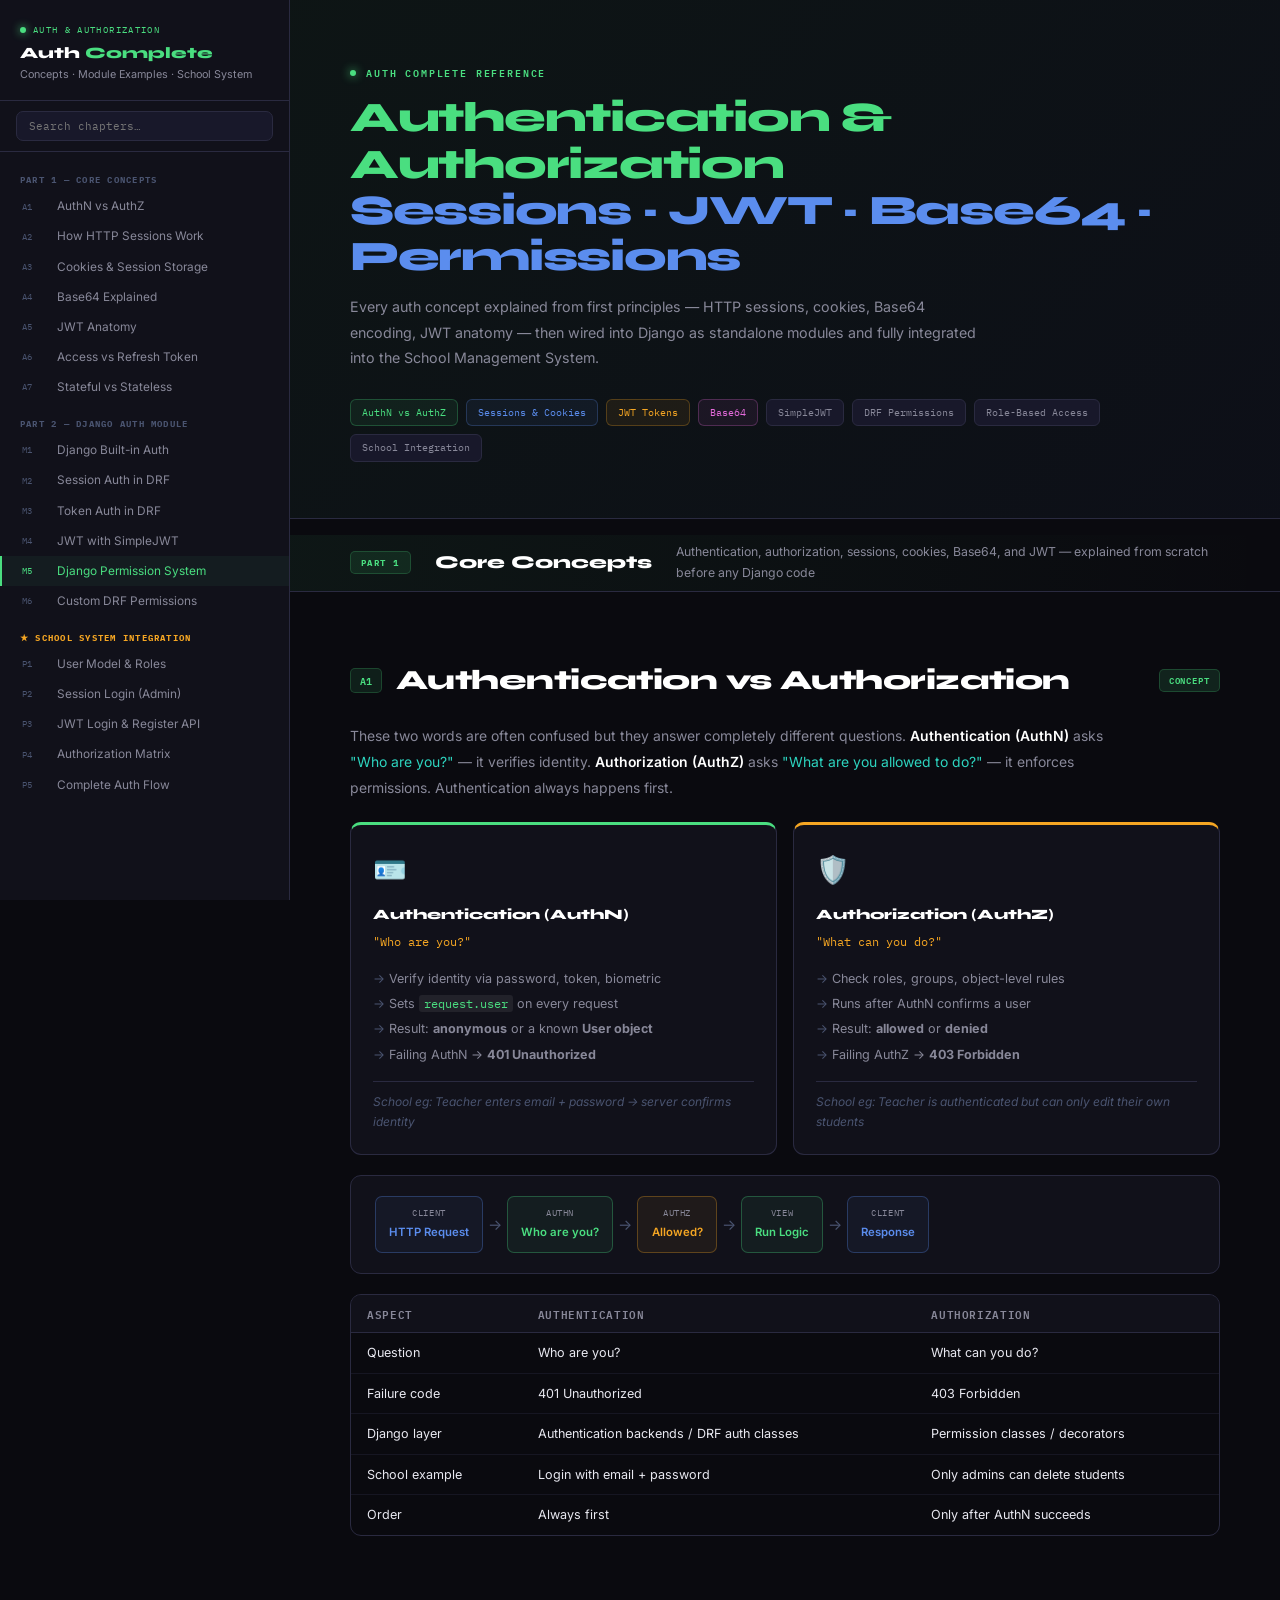
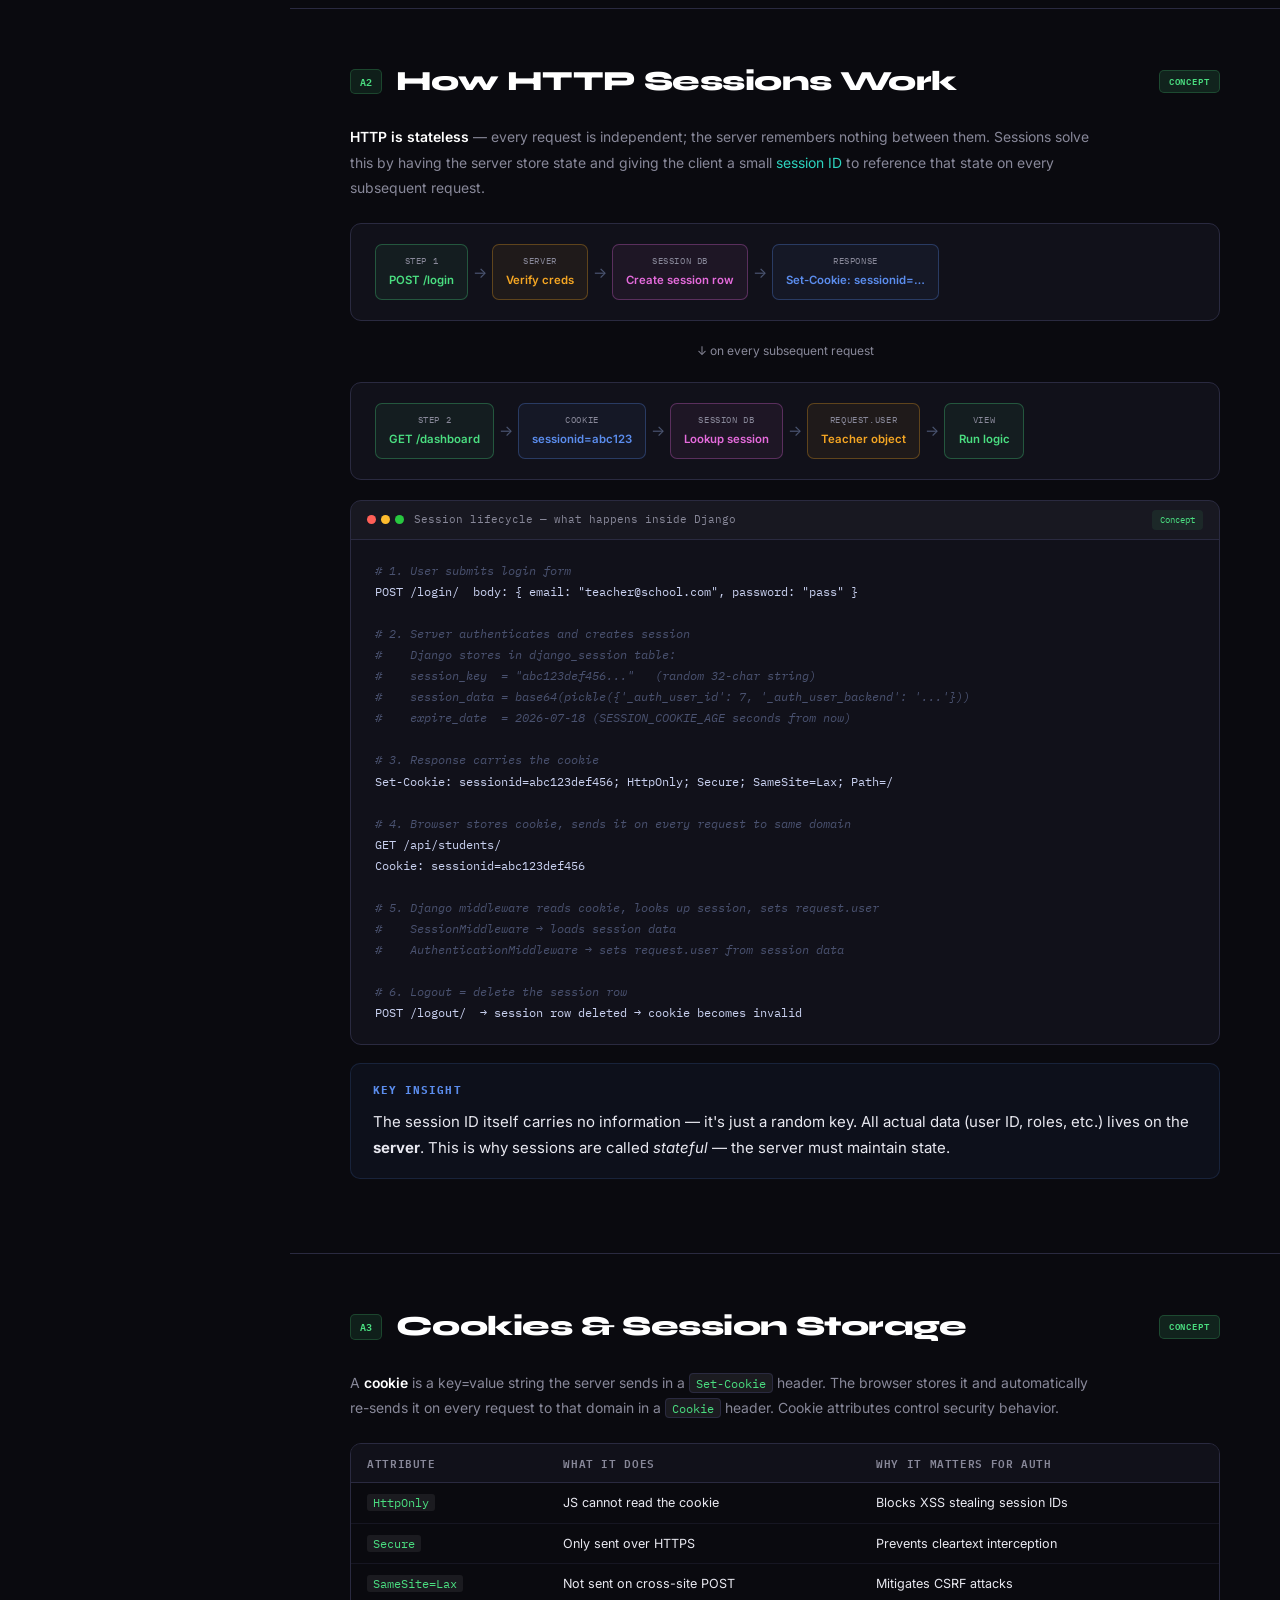
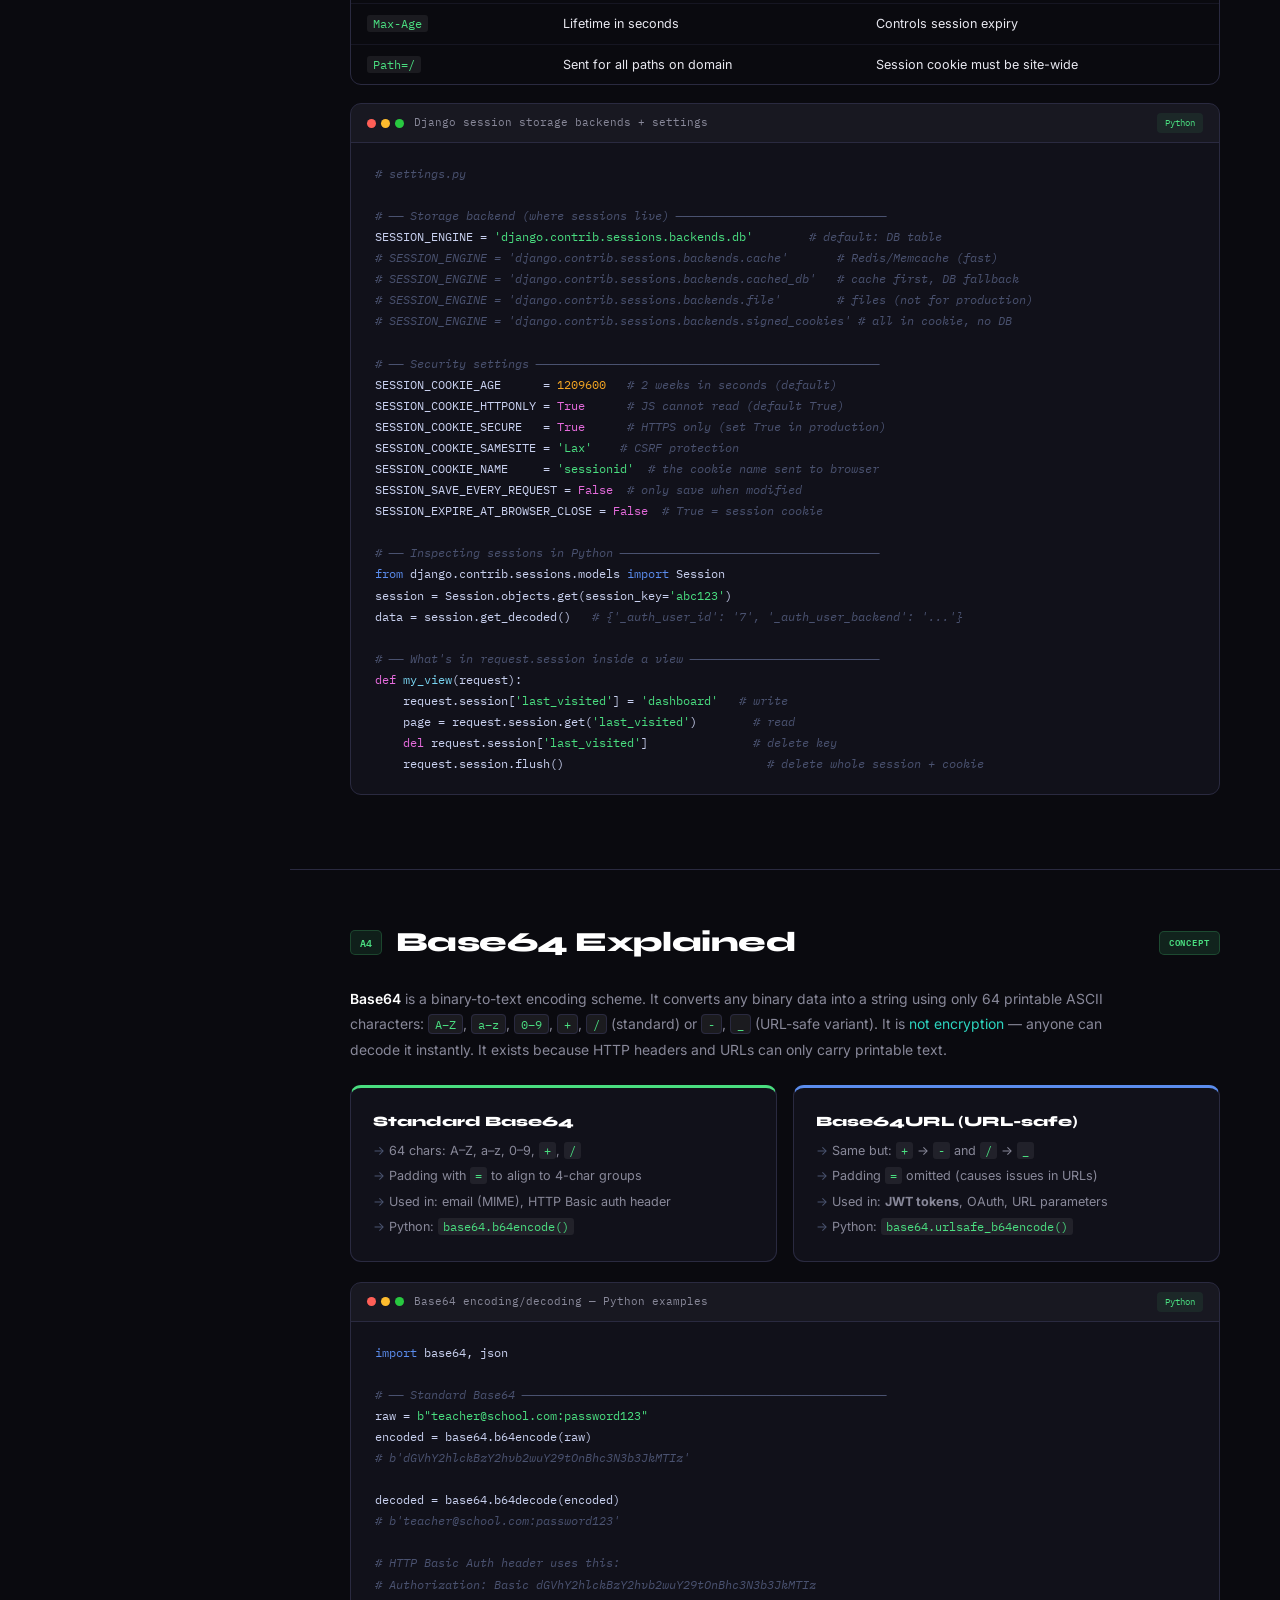
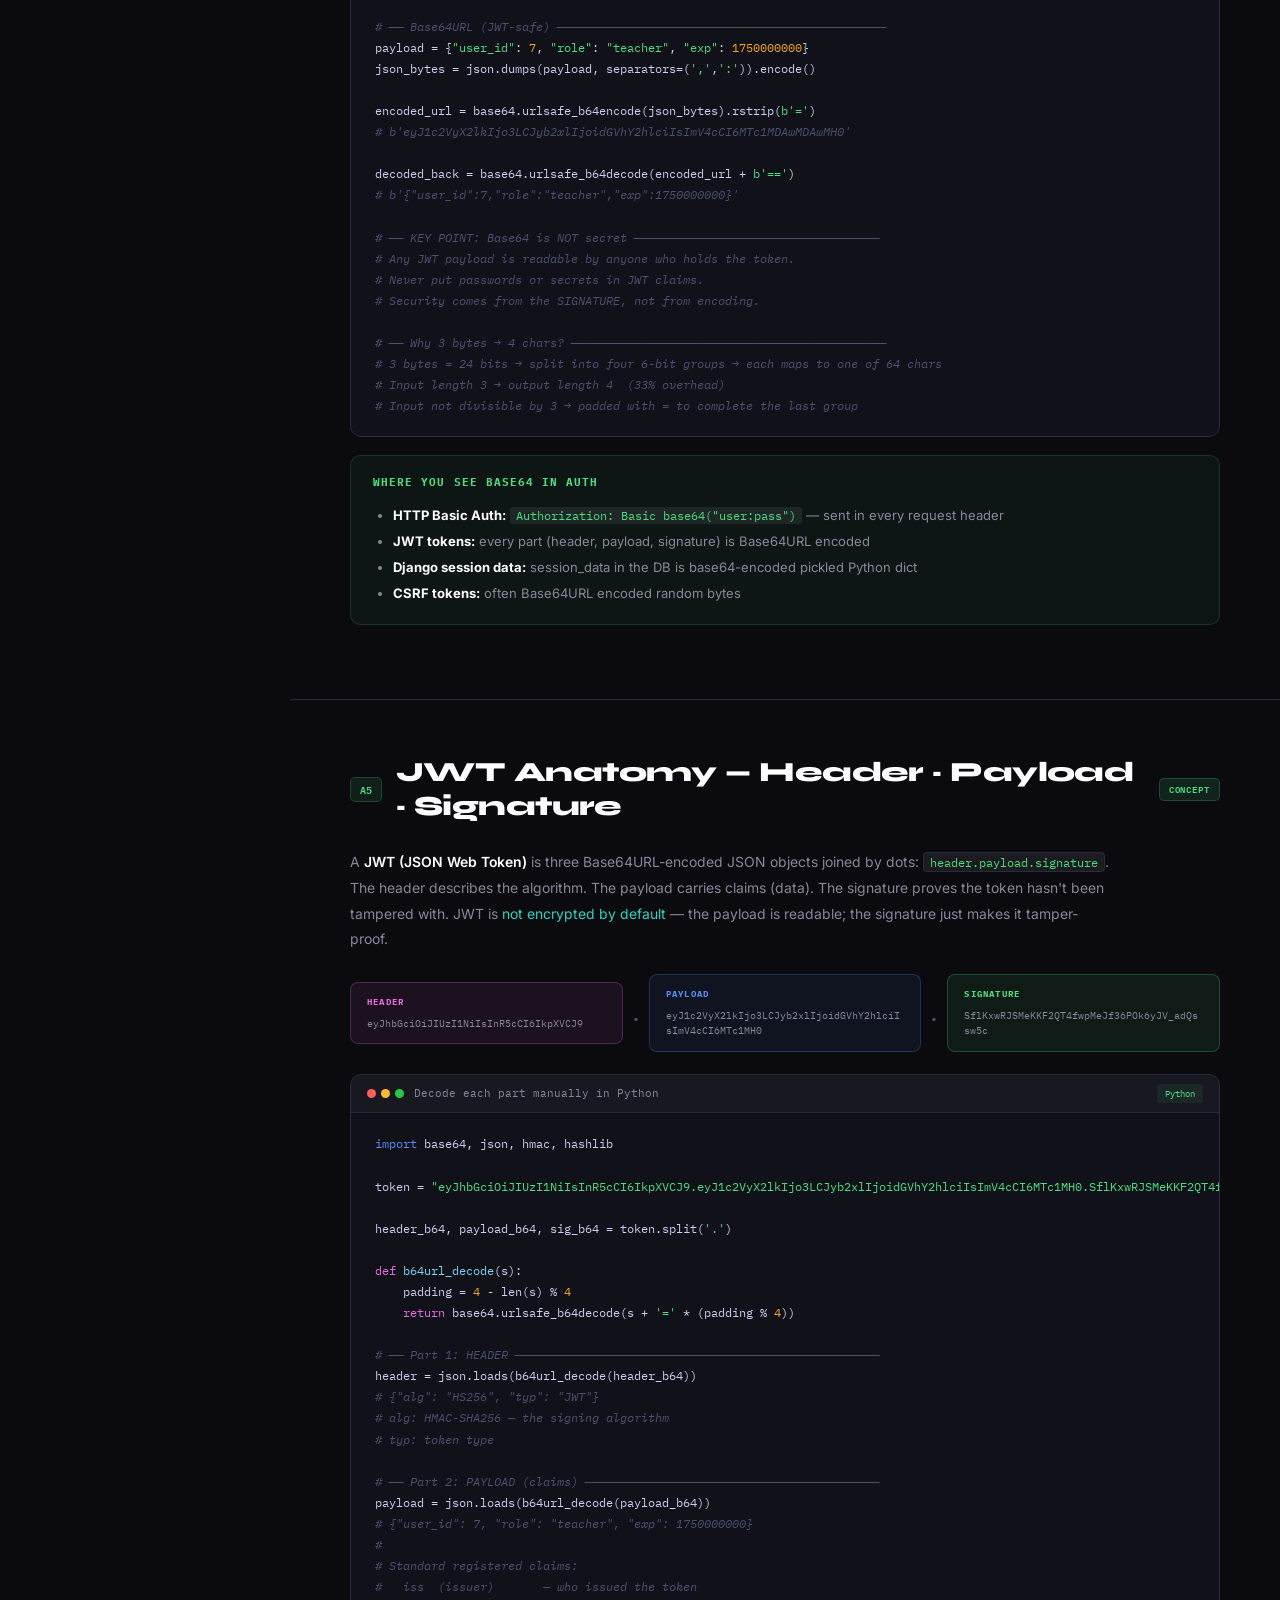
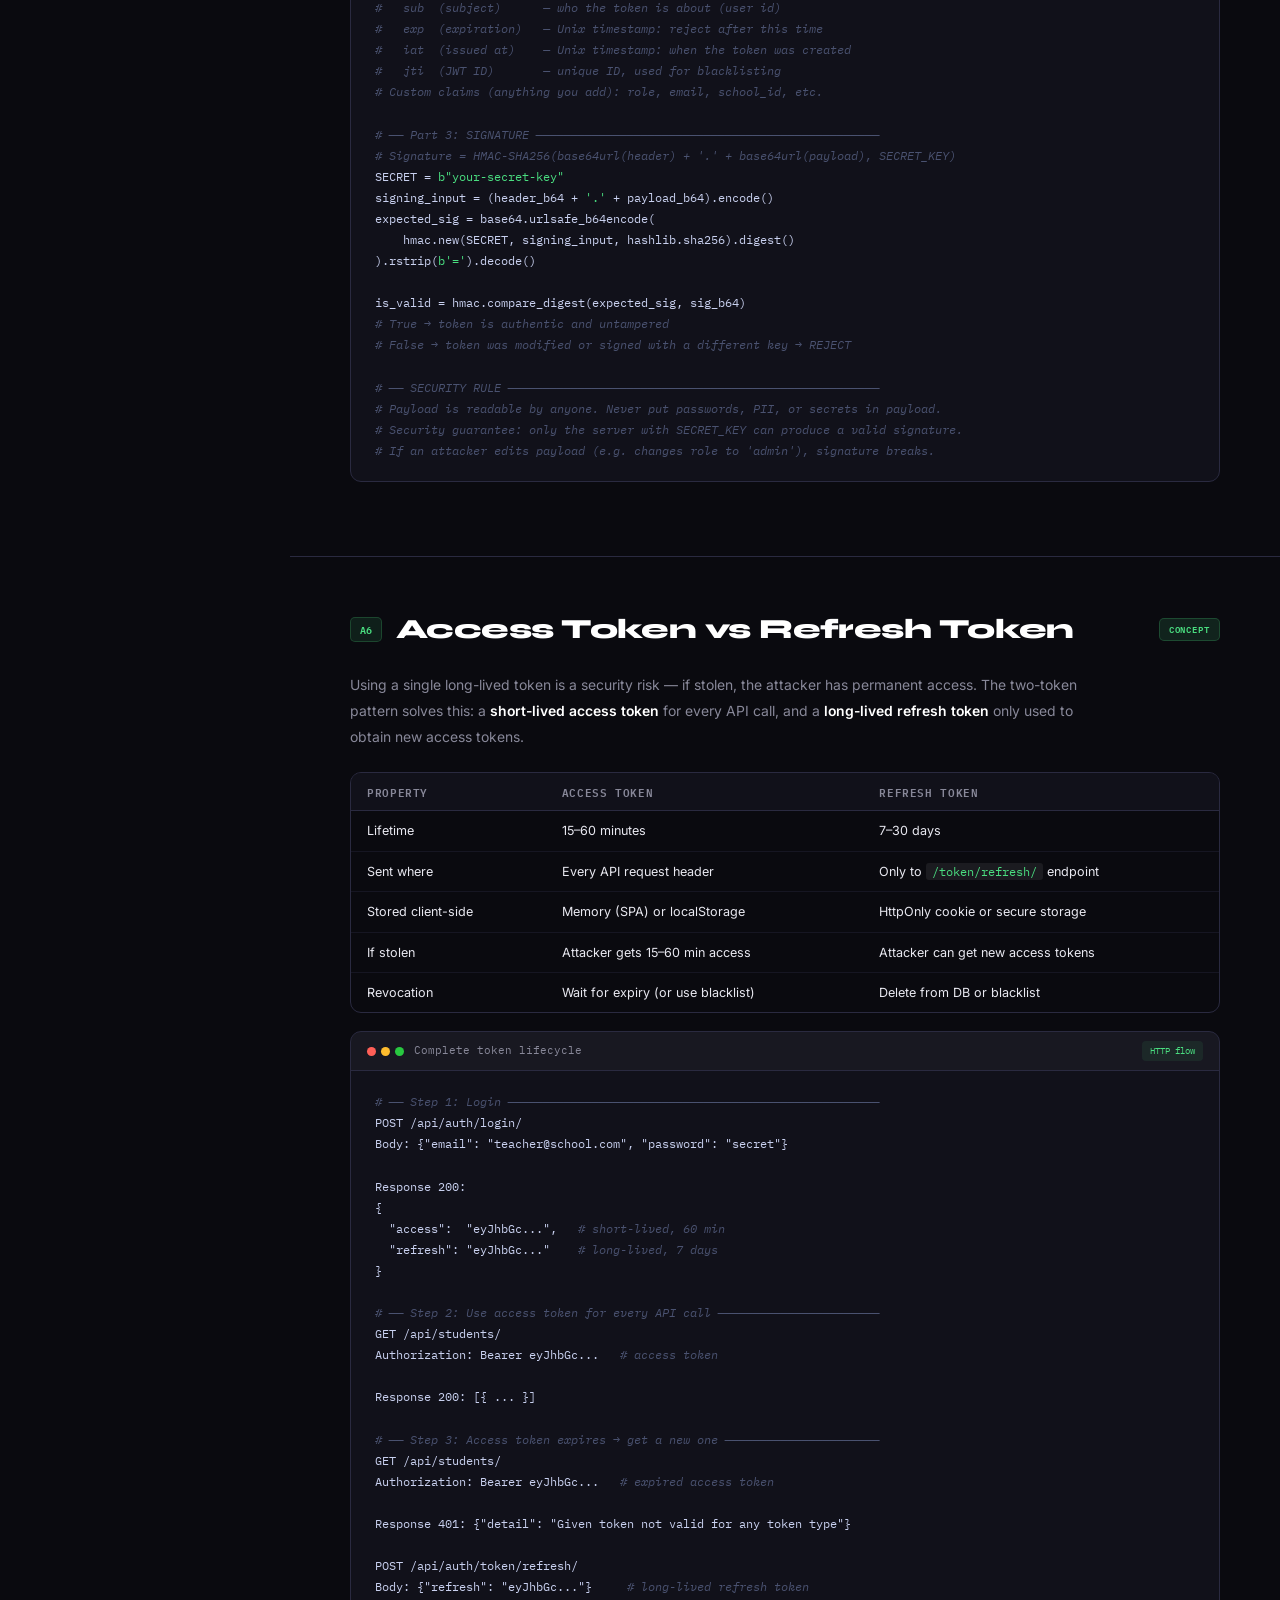
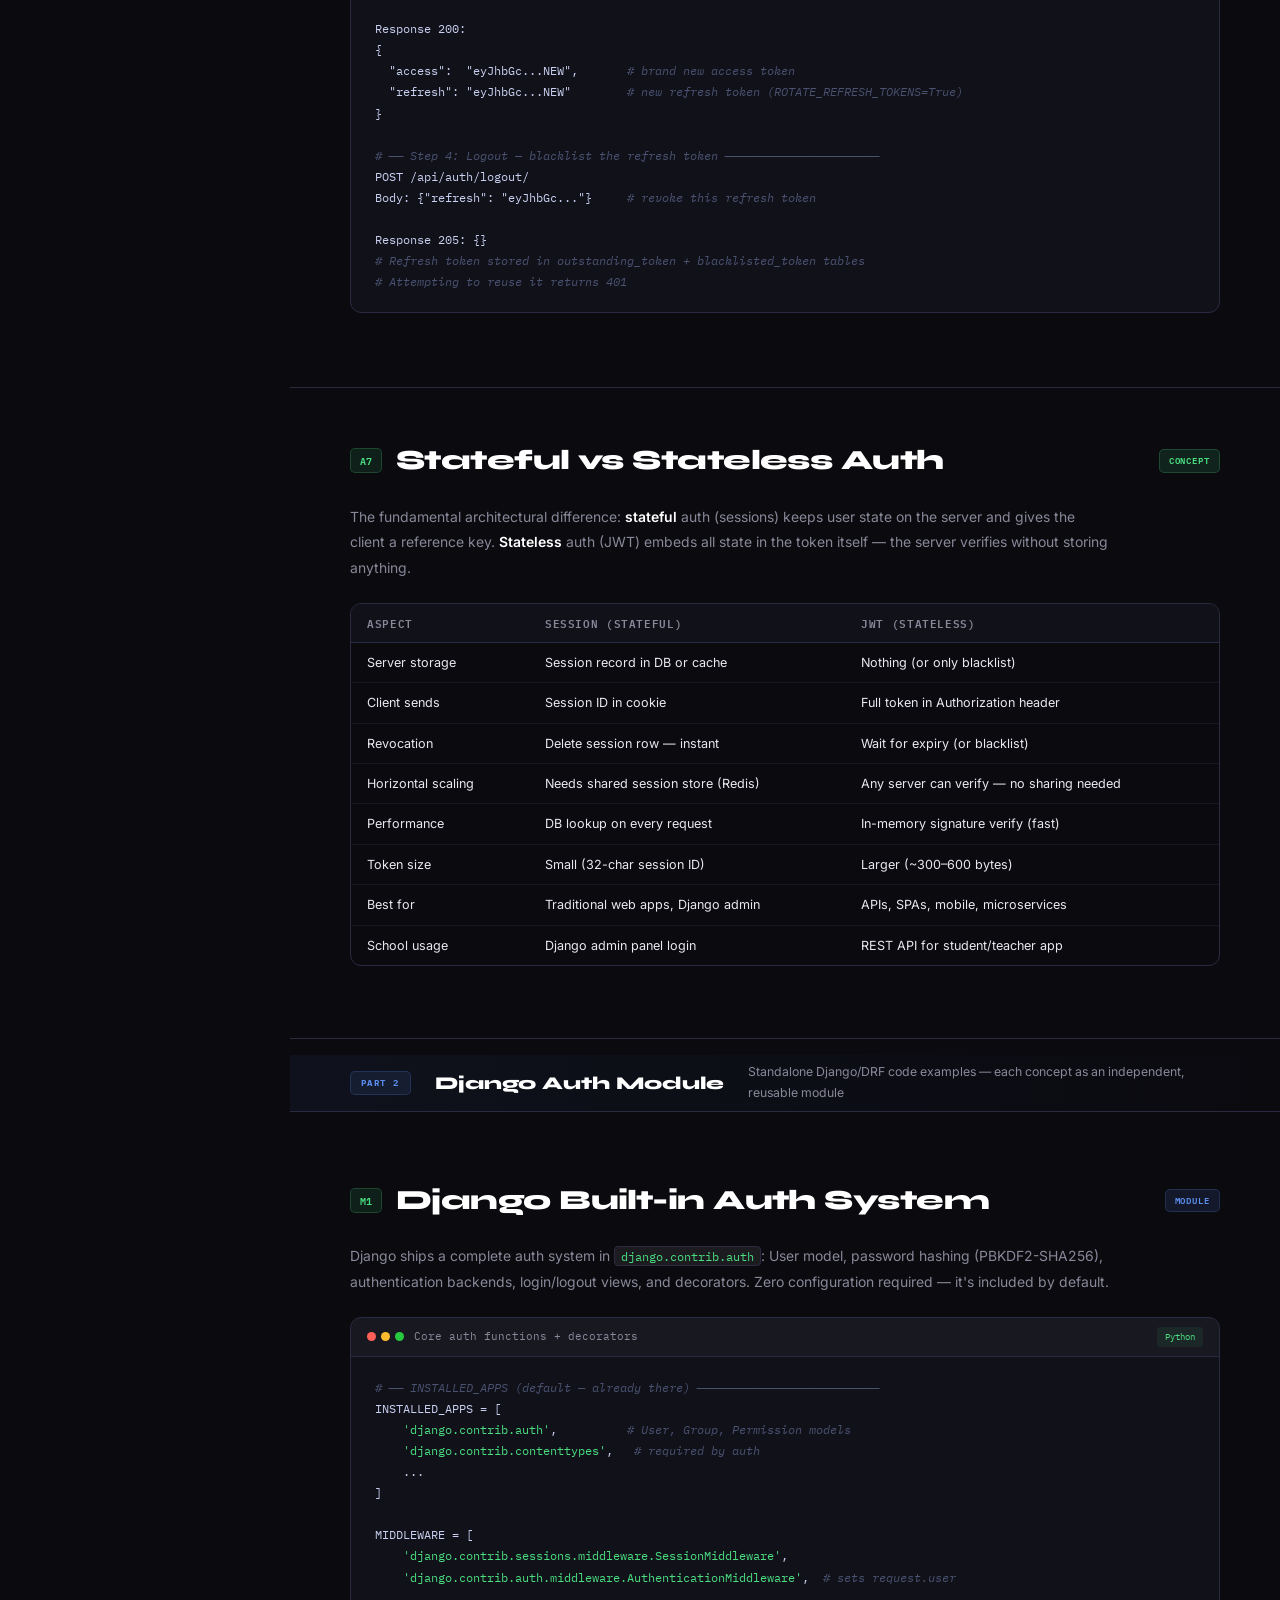
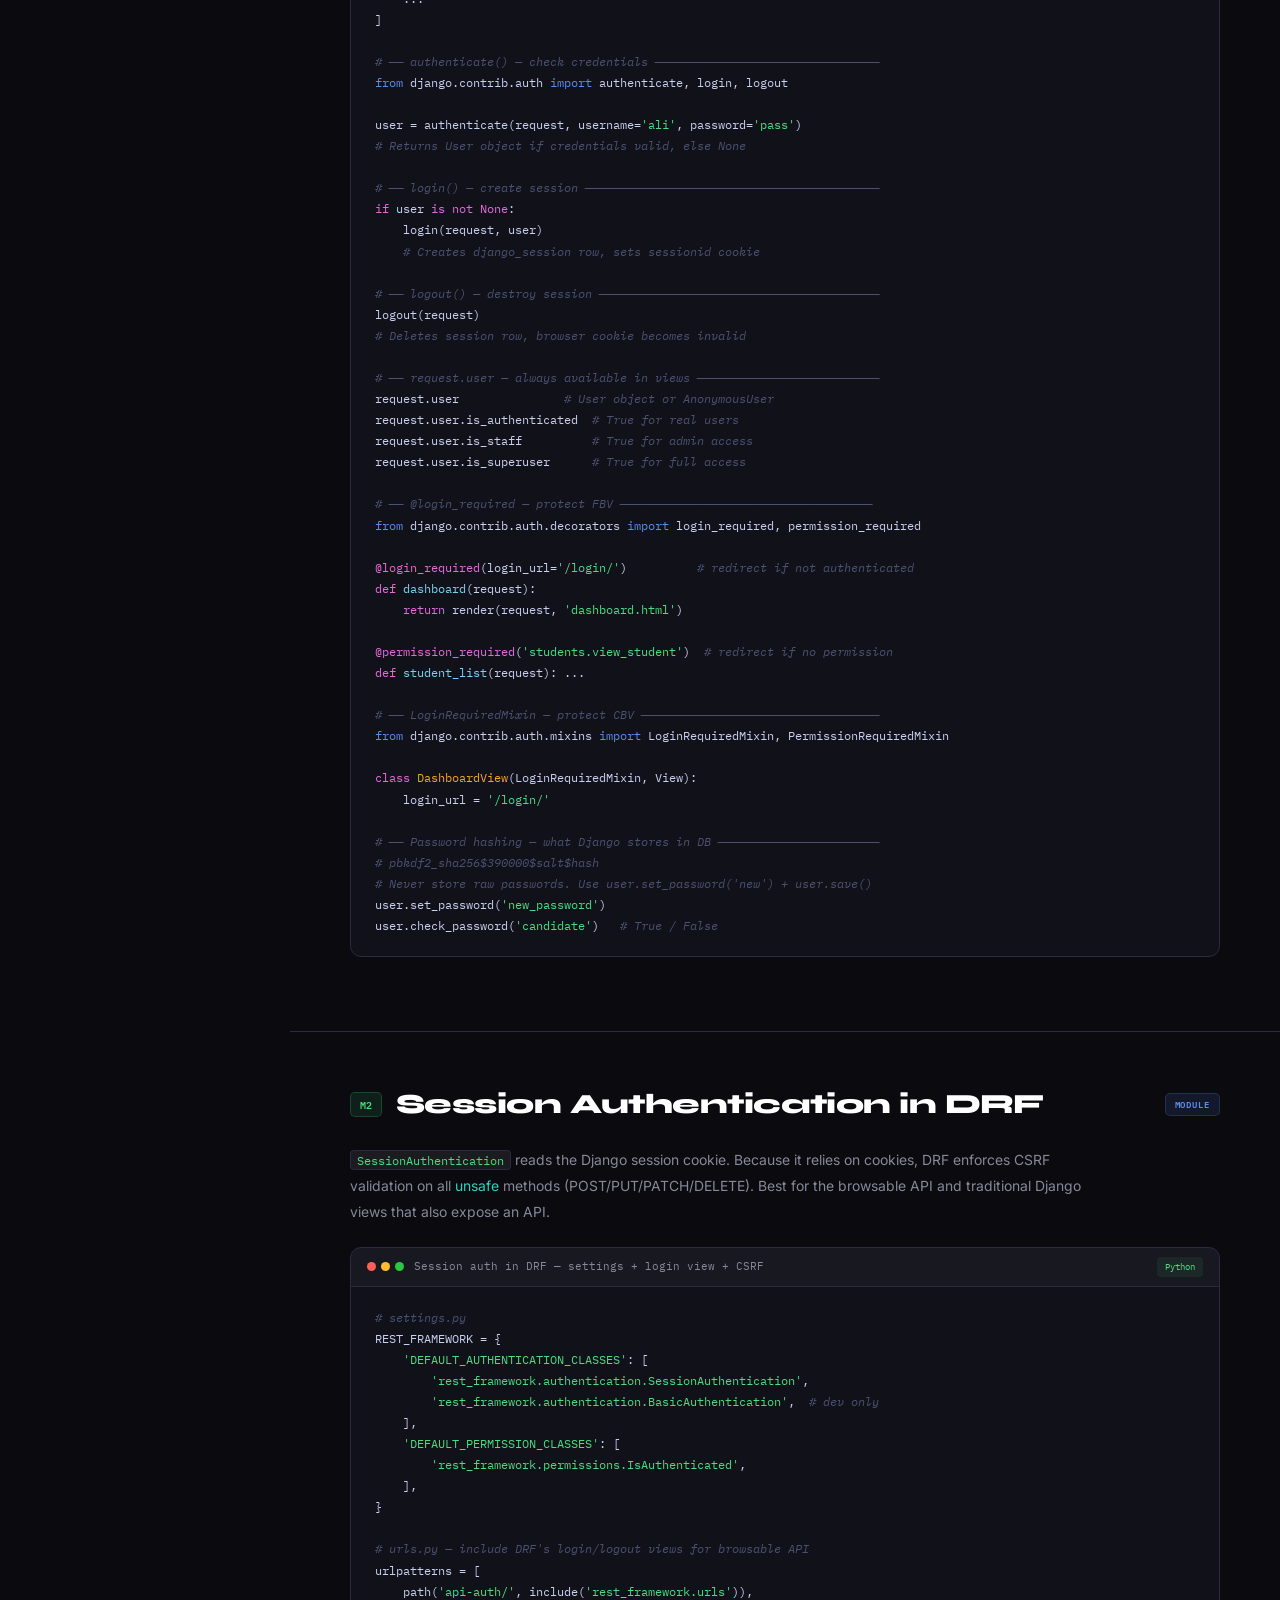
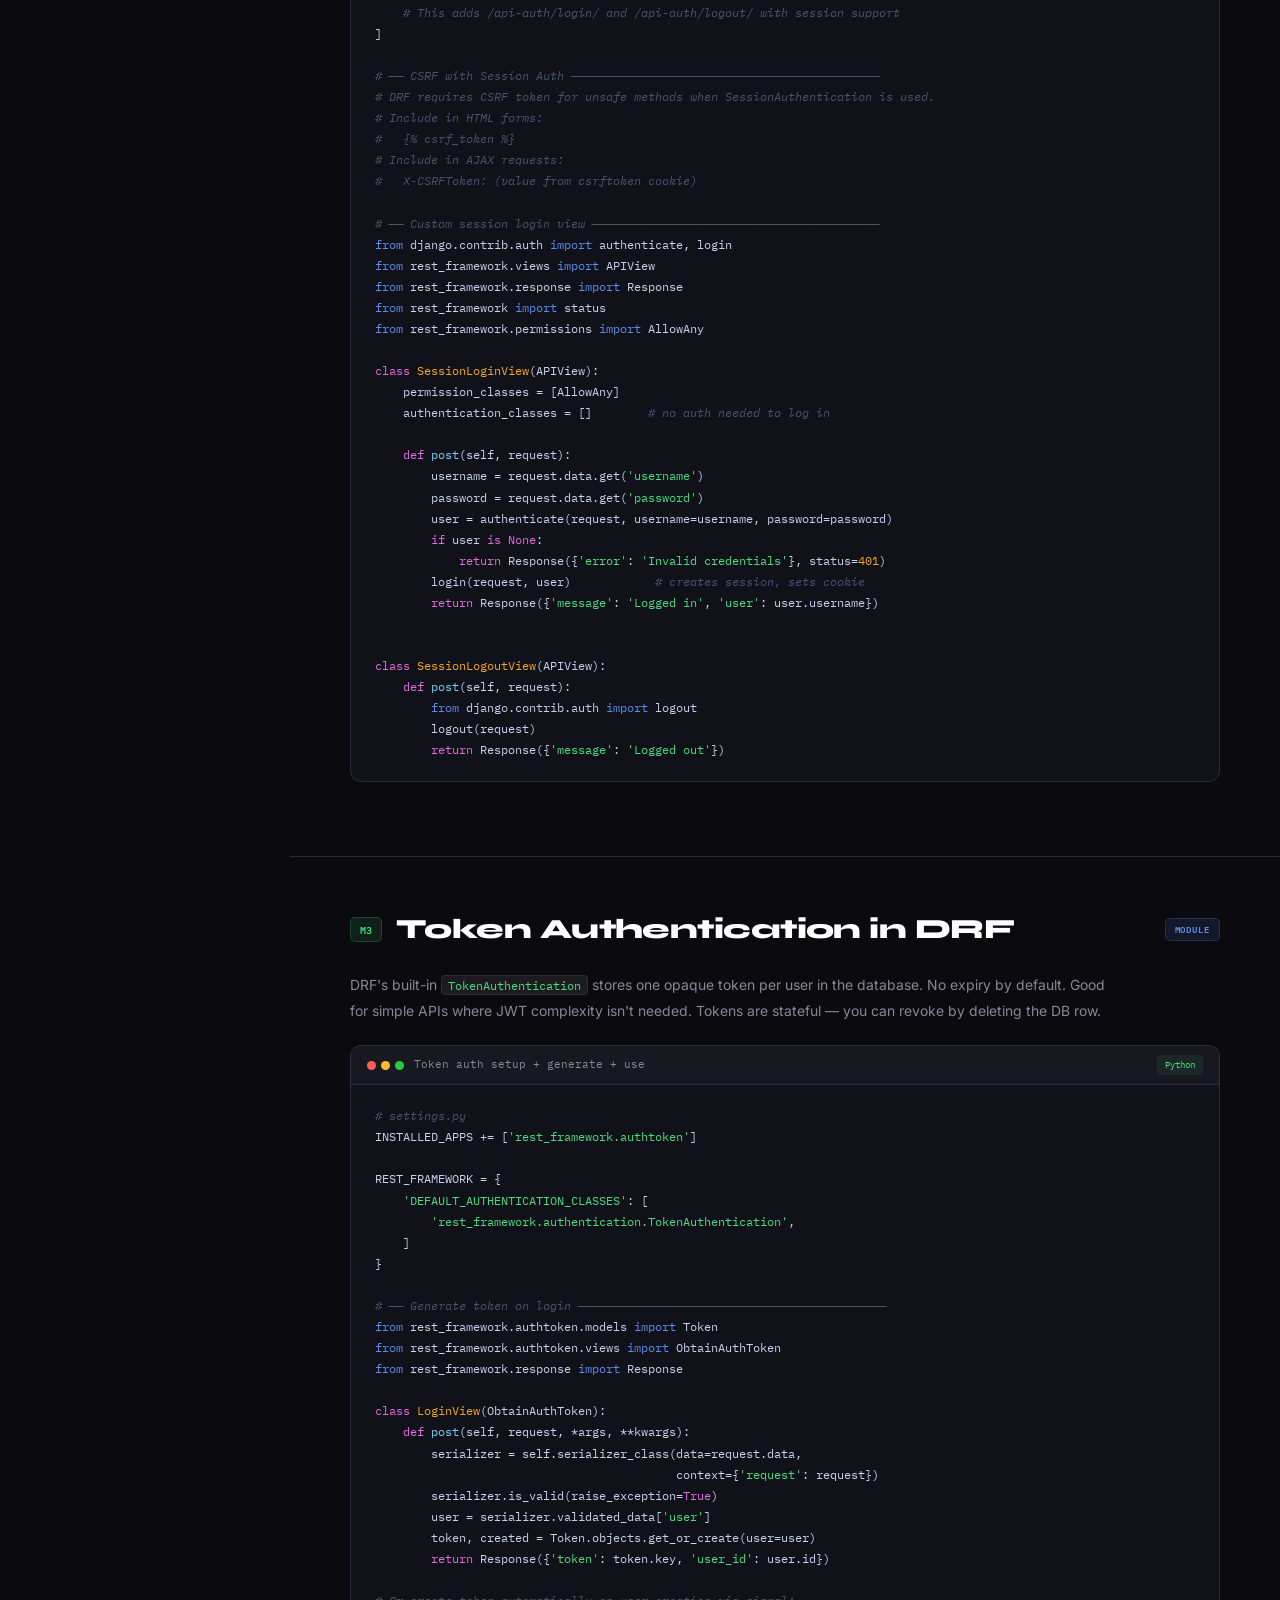
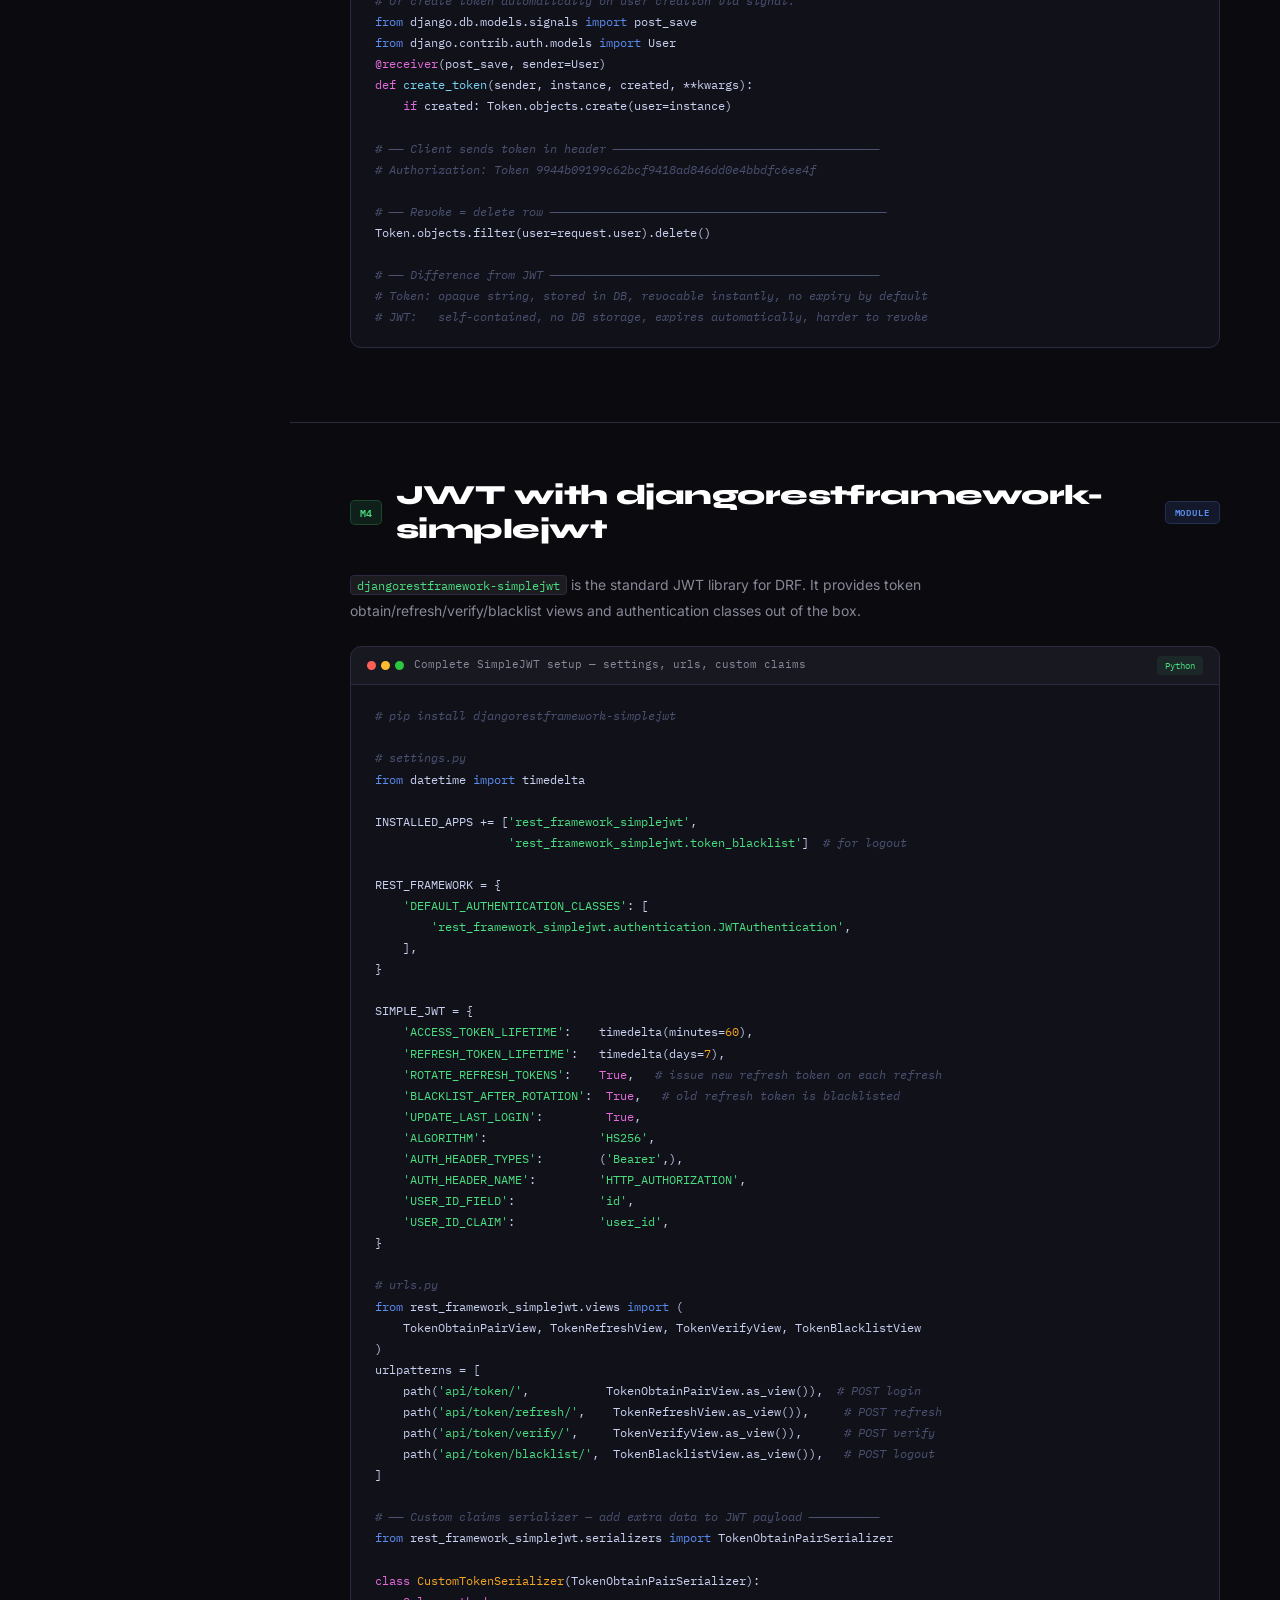
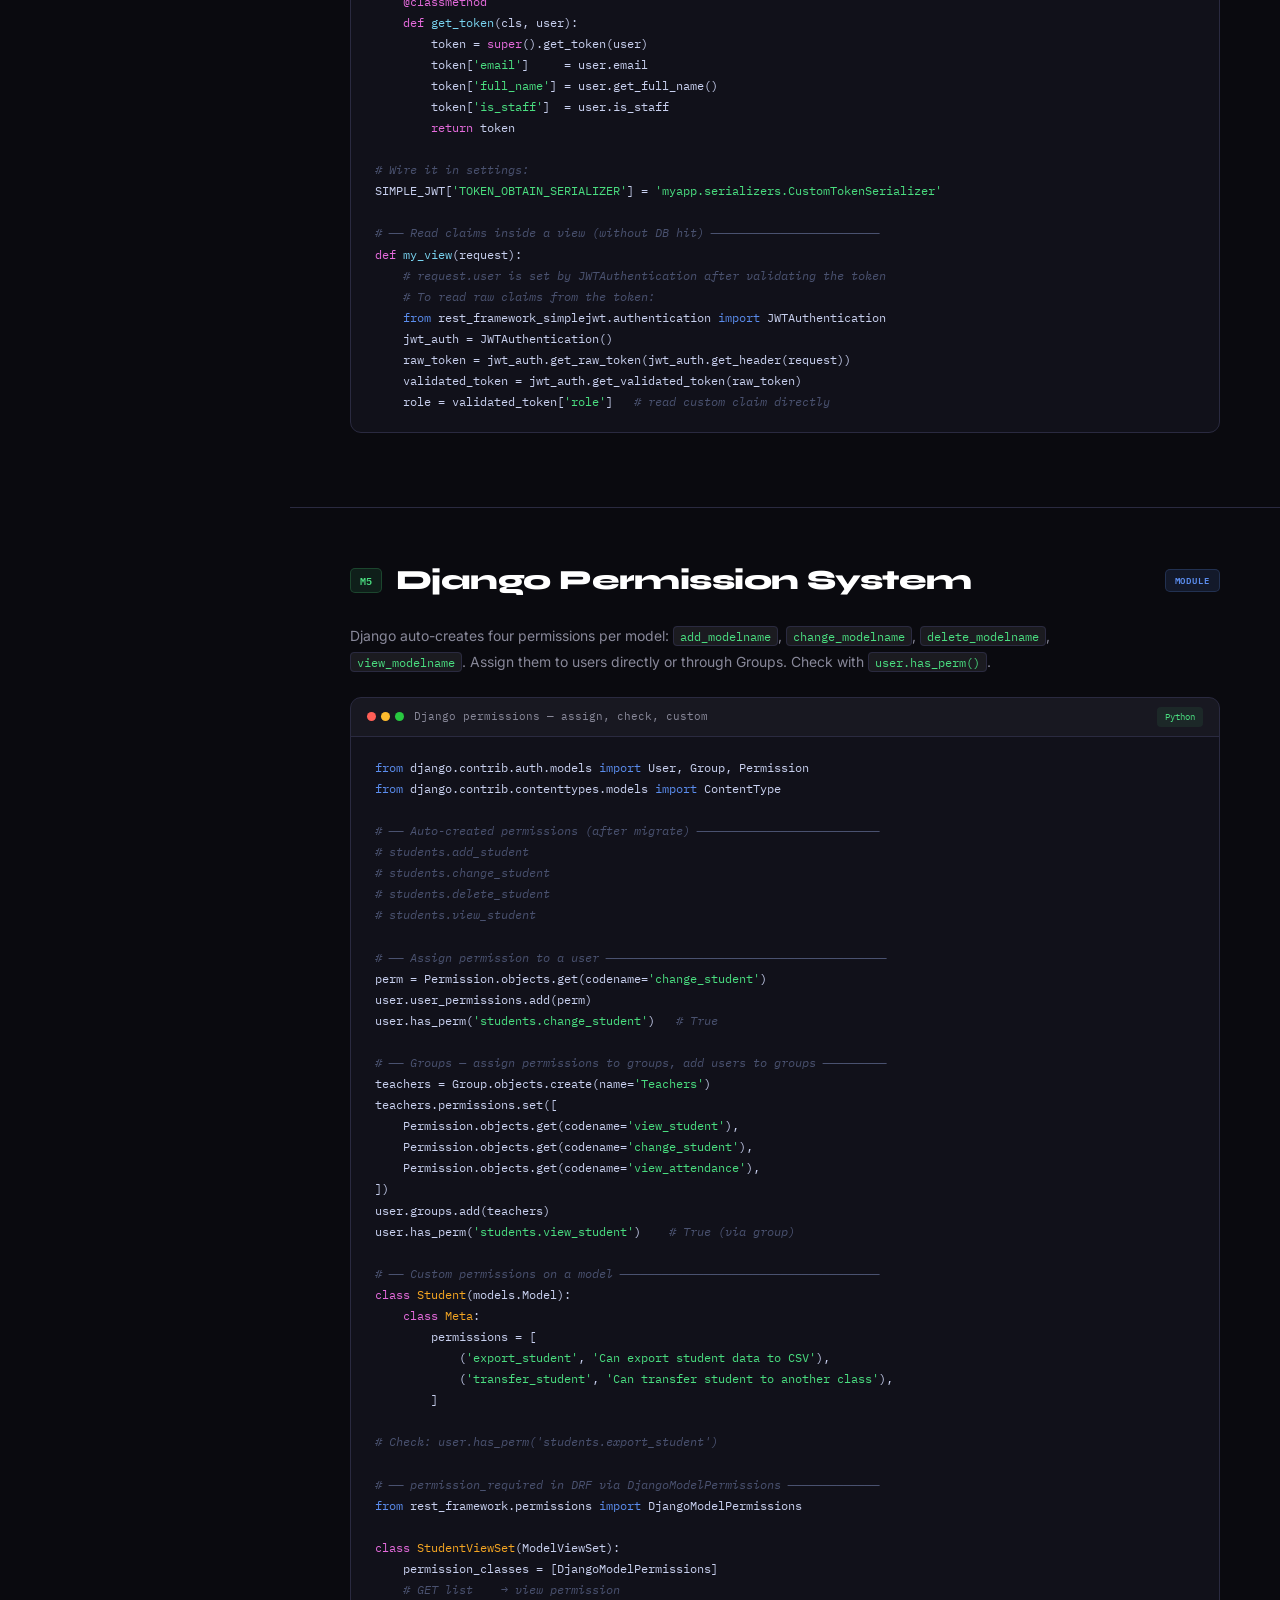
<file: auth-guide/auth_guide.html>
<!DOCTYPE html>
<html lang="en">
<head>
<meta charset="UTF-8"/>
<meta name="viewport" content="width=device-width,initial-scale=1.0"/>
<title>Auth Guide — Authentication &amp; Authorization</title>
<link rel="preconnect" href="https://fonts.googleapis.com">
<link href="https://fonts.googleapis.com/css2?family=IBM+Plex+Mono:wght@400;500;600&family=Syne:wght@400;600;700;800&family=Inter:wght@300;400;500;600&display=swap" rel="stylesheet">
<link rel="stylesheet" href="../shared/shared.css">
<link rel="stylesheet" href="auth-guide.css">
</head>
<body>

<!-- SIDEBAR -->
<nav id="sidebar">
  <div class="sb-brand">
    <div class="sb-brand-tag">Auth &amp; Authorization</div>
    <div class="sb-title">Auth <span>Complete</span></div>
    <div class="sb-sub">Concepts · Module Examples · School System</div>
  </div>
  <div class="sb-search"><input id="sb-search" type="text" placeholder="Search chapters…"/></div>
  <div class="sb-nav" id="sb-nav">

    <div class="sb-group">
      <div class="sb-group-label">Part 1 — Core Concepts</div>
      <a href="#authn-authz"    class="sb-link"><span class="sb-num">A1</span>AuthN vs AuthZ</a>
      <a href="#sessions"       class="sb-link"><span class="sb-num">A2</span>How HTTP Sessions Work</a>
      <a href="#cookies"        class="sb-link"><span class="sb-num">A3</span>Cookies &amp; Session Storage</a>
      <a href="#base64"         class="sb-link"><span class="sb-num">A4</span>Base64 Explained</a>
      <a href="#jwt-anatomy"    class="sb-link"><span class="sb-num">A5</span>JWT Anatomy</a>
      <a href="#tokens"         class="sb-link"><span class="sb-num">A6</span>Access vs Refresh Token</a>
      <a href="#stateful"       class="sb-link"><span class="sb-num">A7</span>Stateful vs Stateless</a>
    </div>

    <div class="sb-group">
      <div class="sb-group-label">Part 2 — Django Auth Module</div>
      <a href="#django-auth"    class="sb-link"><span class="sb-num">M1</span>Django Built-in Auth</a>
      <a href="#session-drf"    class="sb-link"><span class="sb-num">M2</span>Session Auth in DRF</a>
      <a href="#token-drf"      class="sb-link"><span class="sb-num">M3</span>Token Auth in DRF</a>
      <a href="#jwt-module"     class="sb-link"><span class="sb-num">M4</span>JWT with SimpleJWT</a>
      <a href="#django-perms"   class="sb-link"><span class="sb-num">M5</span>Django Permission System</a>
      <a href="#custom-perms"   class="sb-link"><span class="sb-num">M6</span>Custom DRF Permissions</a>
    </div>

    <div class="sb-group">
      <div class="sb-group-label proj">★ School System Integration</div>
      <a href="#proj-user"      class="sb-link proj-link"><span class="sb-num">P1</span>User Model &amp; Roles</a>
      <a href="#proj-session"   class="sb-link proj-link"><span class="sb-num">P2</span>Session Login (Admin)</a>
      <a href="#proj-jwt"       class="sb-link proj-link"><span class="sb-num">P3</span>JWT Login &amp; Register API</a>
      <a href="#proj-matrix"    class="sb-link proj-link"><span class="sb-num">P4</span>Authorization Matrix</a>
      <a href="#proj-flow"      class="sb-link proj-link"><span class="sb-num">P5</span>Complete Auth Flow</a>
    </div>

  </div>
</nav>
<button id="mob-btn" onclick="document.getElementById('sidebar').classList.toggle('open')">☰</button>

<div id="main">

<!-- HERO -->
<div id="hero">
  <div class="hero-eyebrow">Auth Complete Reference</div>
  <h1 class="hero-title">
    <span class="g">Authentication &amp; Authorization</span><br/>
    <span class="b">Sessions · JWT · Base64 · Permissions</span>
  </h1>
  <p class="hero-desc">Every auth concept explained from first principles — HTTP sessions, cookies, Base64 encoding, JWT anatomy — then wired into Django as standalone modules and fully integrated into the School Management System.</p>
  <div class="chips">
    <span class="chip g">AuthN vs AuthZ</span>
    <span class="chip b">Sessions &amp; Cookies</span>
    <span class="chip a">JWT Tokens</span>
    <span class="chip p">Base64</span>
    <span class="chip">SimpleJWT</span>
    <span class="chip">DRF Permissions</span>
    <span class="chip">Role-Based Access</span>
    <span class="chip">School Integration</span>
  </div>
</div>

<!-- ═══ PART 1 DIVIDER ═══ -->
<div class="divider green">
  <div class="div-label">Part 1</div>
  <div class="div-title">Core Concepts</div>
  <div class="div-desc">Authentication, authorization, sessions, cookies, Base64, and JWT — explained from scratch before any Django code</div>
</div>

<!-- A1 AUTHN vs AUTHZ -->
<section class="chapter" id="authn-authz">
  <div class="ch-head"><span class="ch-num">A1</span><h2 class="ch-title">Authentication vs Authorization</h2><span class="badge badge-g">Concept</span></div>
  <p class="prose">These two words are often confused but they answer completely different questions. <strong>Authentication (AuthN)</strong> asks <em>"Who are you?"</em> — it verifies identity. <strong>Authorization (AuthZ)</strong> asks <em>"What are you allowed to do?"</em> — it enforces permissions. Authentication always happens first.</p>

  <div class="concept-cards">
    <div class="concept-card card-green">
      <div class="concept-icon">🪪</div>
      <div class="concept-label">Authentication (AuthN)</div>
      <div class="concept-def">"Who are you?"</div>
      <ul class="concept-list">
        <li>Verify identity via password, token, biometric</li>
        <li>Sets <code>request.user</code> on every request</li>
        <li>Result: <strong>anonymous</strong> or a known <strong>User object</strong></li>
        <li>Failing AuthN → <strong>401 Unauthorized</strong></li>
      </ul>
      <div class="concept-eg">School eg: Teacher enters email + password → server confirms identity</div>
    </div>
    <div class="concept-card card-amber">
      <div class="concept-icon">🛡️</div>
      <div class="concept-label">Authorization (AuthZ)</div>
      <div class="concept-def">"What can you do?"</div>
      <ul class="concept-list">
        <li>Check roles, groups, object-level rules</li>
        <li>Runs after AuthN confirms a user</li>
        <li>Result: <strong>allowed</strong> or <strong>denied</strong></li>
        <li>Failing AuthZ → <strong>403 Forbidden</strong></li>
      </ul>
      <div class="concept-eg">School eg: Teacher is authenticated but can only edit <em>their own</em> students</div>
    </div>
  </div>

  <div class="flow">
    <div class="fb b"><div class="fb-l">Client</div><div class="fb-n">HTTP Request</div></div><div class="fa">→</div>
    <div class="fb g"><div class="fb-l">AuthN</div><div class="fb-n">Who are you?</div></div><div class="fa">→</div>
    <div class="fb a"><div class="fb-l">AuthZ</div><div class="fb-n">Allowed?</div></div><div class="fa">→</div>
    <div class="fb g"><div class="fb-l">View</div><div class="fb-n">Run Logic</div></div><div class="fa">→</div>
    <div class="fb b"><div class="fb-l">Client</div><div class="fb-n">Response</div></div>
  </div>

  <div class="tbl-wrap"><table>
    <thead><tr><th>Aspect</th><th>Authentication</th><th>Authorization</th></tr></thead>
    <tbody>
      <tr><td>Question</td><td>Who are you?</td><td>What can you do?</td></tr>
      <tr><td>Failure code</td><td>401 Unauthorized</td><td>403 Forbidden</td></tr>
      <tr><td>Django layer</td><td>Authentication backends / DRF auth classes</td><td>Permission classes / decorators</td></tr>
      <tr><td>School example</td><td>Login with email + password</td><td>Only admins can delete students</td></tr>
      <tr><td>Order</td><td>Always first</td><td>Only after AuthN succeeds</td></tr>
    </tbody>
  </table></div>
</section>

<!-- A2 SESSIONS -->
<section class="chapter" id="sessions">
  <div class="ch-head"><span class="ch-num">A2</span><h2 class="ch-title">How HTTP Sessions Work</h2><span class="badge badge-g">Concept</span></div>
  <p class="prose"><strong>HTTP is stateless</strong> — every request is independent; the server remembers nothing between them. Sessions solve this by having the server store state and giving the client a small <em>session ID</em> to reference that state on every subsequent request.</p>

  <div class="flow">
    <div class="fb g"><div class="fb-l">Step 1</div><div class="fb-n">POST /login</div></div><div class="fa">→</div>
    <div class="fb a"><div class="fb-l">Server</div><div class="fb-n">Verify creds</div></div><div class="fa">→</div>
    <div class="fb p"><div class="fb-l">Session DB</div><div class="fb-n">Create session row</div></div><div class="fa">→</div>
    <div class="fb b"><div class="fb-l">Response</div><div class="fb-n">Set-Cookie: sessionid=…</div></div>
  </div>
  <div style="text-align:center;color:var(--muted);font-size:.8rem;margin:4px 0 12px">↓ on every subsequent request</div>
  <div class="flow">
    <div class="fb g"><div class="fb-l">Step 2</div><div class="fb-n">GET /dashboard</div></div><div class="fa">→</div>
    <div class="fb b"><div class="fb-l">Cookie</div><div class="fb-n">sessionid=abc123</div></div><div class="fa">→</div>
    <div class="fb p"><div class="fb-l">Session DB</div><div class="fb-n">Lookup session</div></div><div class="fa">→</div>
    <div class="fb a"><div class="fb-l">request.user</div><div class="fb-n">Teacher object</div></div><div class="fa">→</div>
    <div class="fb g"><div class="fb-l">View</div><div class="fb-n">Run logic</div></div>
  </div>

  <div class="cw"><div class="cb"><div class="cb-dots"><span class="r"></span><span class="y"></span><span class="g"></span></div><span class="cb-name">Session lifecycle — what happens inside Django</span><span class="cb-lang">Concept</span></div><pre class="code">
<span class="cm"># 1. User submits login form</span>
POST /login/  body: { email: "teacher@school.com", password: "pass" }

<span class="cm"># 2. Server authenticates and creates session</span>
<span class="cm">#    Django stores in django_session table:</span>
<span class="cm">#    session_key  = "abc123def456..."   (random 32-char string)</span>
<span class="cm">#    session_data = base64(pickle({'_auth_user_id': 7, '_auth_user_backend': '...'}))</span>
<span class="cm">#    expire_date  = 2026-07-18 (SESSION_COOKIE_AGE seconds from now)</span>

<span class="cm"># 3. Response carries the cookie</span>
Set-Cookie: sessionid=abc123def456; HttpOnly; Secure; SameSite=Lax; Path=/

<span class="cm"># 4. Browser stores cookie, sends it on every request to same domain</span>
GET /api/students/
Cookie: sessionid=abc123def456

<span class="cm"># 5. Django middleware reads cookie, looks up session, sets request.user</span>
<span class="cm">#    SessionMiddleware → loads session data</span>
<span class="cm">#    AuthenticationMiddleware → sets request.user from session data</span>

<span class="cm"># 6. Logout = delete the session row</span>
POST /logout/  → session row deleted → cookie becomes invalid
</pre></div>

  <div class="box box-b">
    <div class="box-title" style="color:var(--blue)">Key insight</div>
    The session ID itself carries no information — it's just a random key. All actual data (user ID, roles, etc.) lives on the <strong>server</strong>. This is why sessions are called <em>stateful</em> — the server must maintain state.
  </div>
</section>

<!-- A3 COOKIES -->
<section class="chapter" id="cookies">
  <div class="ch-head"><span class="ch-num">A3</span><h2 class="ch-title">Cookies &amp; Session Storage</h2><span class="badge badge-g">Concept</span></div>
  <p class="prose">A <strong>cookie</strong> is a key=value string the server sends in a <code>Set-Cookie</code> header. The browser stores it and automatically re-sends it on every request to that domain in a <code>Cookie</code> header. Cookie attributes control security behavior.</p>

  <div class="tbl-wrap"><table>
    <thead><tr><th>Attribute</th><th>What it does</th><th>Why it matters for auth</th></tr></thead>
    <tbody>
      <tr><td><code>HttpOnly</code></td><td>JS cannot read the cookie</td><td>Blocks XSS stealing session IDs</td></tr>
      <tr><td><code>Secure</code></td><td>Only sent over HTTPS</td><td>Prevents cleartext interception</td></tr>
      <tr><td><code>SameSite=Lax</code></td><td>Not sent on cross-site POST</td><td>Mitigates CSRF attacks</td></tr>
      <tr><td><code>Max-Age</code></td><td>Lifetime in seconds</td><td>Controls session expiry</td></tr>
      <tr><td><code>Path=/</code></td><td>Sent for all paths on domain</td><td>Session cookie must be site-wide</td></tr>
    </tbody>
  </table></div>

  <div class="cw"><div class="cb"><div class="cb-dots"><span class="r"></span><span class="y"></span><span class="g"></span></div><span class="cb-name">Django session storage backends + settings</span><span class="cb-lang">Python</span></div><pre class="code">
<span class="cm"># settings.py</span>

<span class="cm"># ── Storage backend (where sessions live) ──────────────────────────────</span>
SESSION_ENGINE = <span class="st">'django.contrib.sessions.backends.db'</span>        <span class="cm"># default: DB table</span>
<span class="cm"># SESSION_ENGINE = 'django.contrib.sessions.backends.cache'       # Redis/Memcache (fast)</span>
<span class="cm"># SESSION_ENGINE = 'django.contrib.sessions.backends.cached_db'   # cache first, DB fallback</span>
<span class="cm"># SESSION_ENGINE = 'django.contrib.sessions.backends.file'        # files (not for production)</span>
<span class="cm"># SESSION_ENGINE = 'django.contrib.sessions.backends.signed_cookies' # all in cookie, no DB</span>

<span class="cm"># ── Security settings ─────────────────────────────────────────────────</span>
SESSION_COOKIE_AGE      = <span class="nu">1209600</span>   <span class="cm"># 2 weeks in seconds (default)</span>
SESSION_COOKIE_HTTPONLY = <span class="kw">True</span>      <span class="cm"># JS cannot read (default True)</span>
SESSION_COOKIE_SECURE   = <span class="kw">True</span>      <span class="cm"># HTTPS only (set True in production)</span>
SESSION_COOKIE_SAMESITE = <span class="st">'Lax'</span>    <span class="cm"># CSRF protection</span>
SESSION_COOKIE_NAME     = <span class="st">'sessionid'</span>  <span class="cm"># the cookie name sent to browser</span>
SESSION_SAVE_EVERY_REQUEST = <span class="kw">False</span>  <span class="cm"># only save when modified</span>
SESSION_EXPIRE_AT_BROWSER_CLOSE = <span class="kw">False</span>  <span class="cm"># True = session cookie</span>

<span class="cm"># ── Inspecting sessions in Python ─────────────────────────────────────</span>
<span class="kw2">from</span> django.contrib.sessions.models <span class="kw2">import</span> Session
session = Session.objects.get(session_key=<span class="st">'abc123'</span>)
data = session.get_decoded()   <span class="cm"># {'_auth_user_id': '7', '_auth_user_backend': '...'}</span>

<span class="cm"># ── What's in request.session inside a view ───────────────────────────</span>
<span class="kw">def</span> <span class="fn">my_view</span>(request):
    request.session[<span class="st">'last_visited'</span>] = <span class="st">'dashboard'</span>   <span class="cm"># write</span>
    page = request.session.get(<span class="st">'last_visited'</span>)        <span class="cm"># read</span>
    <span class="kw">del</span> request.session[<span class="st">'last_visited'</span>]               <span class="cm"># delete key</span>
    request.session.flush()                             <span class="cm"># delete whole session + cookie</span>
</pre></div>
</section>

<!-- A4 BASE64 -->
<section class="chapter" id="base64">
  <div class="ch-head"><span class="ch-num">A4</span><h2 class="ch-title">Base64 Explained</h2><span class="badge badge-g">Concept</span></div>
  <p class="prose"><strong>Base64</strong> is a binary-to-text encoding scheme. It converts any binary data into a string using only 64 printable ASCII characters: <code>A–Z</code>, <code>a–z</code>, <code>0–9</code>, <code>+</code>, <code>/</code> (standard) or <code>-</code>, <code>_</code> (URL-safe variant). It is <em>not encryption</em> — anyone can decode it instantly. It exists because HTTP headers and URLs can only carry printable text.</p>

  <div class="concept-cards">
    <div class="concept-card card-green">
      <div class="concept-label">Standard Base64</div>
      <ul class="concept-list">
        <li>64 chars: A–Z, a–z, 0–9, <code>+</code>, <code>/</code></li>
        <li>Padding with <code>=</code> to align to 4-char groups</li>
        <li>Used in: email (MIME), HTTP Basic auth header</li>
        <li>Python: <code>base64.b64encode()</code></li>
      </ul>
    </div>
    <div class="concept-card card-blue">
      <div class="concept-label">Base64URL (URL-safe)</div>
      <ul class="concept-list">
        <li>Same but: <code>+</code> → <code>-</code> and <code>/</code> → <code>_</code></li>
        <li>Padding <code>=</code> omitted (causes issues in URLs)</li>
        <li>Used in: <strong>JWT tokens</strong>, OAuth, URL parameters</li>
        <li>Python: <code>base64.urlsafe_b64encode()</code></li>
      </ul>
    </div>
  </div>

  <div class="cw"><div class="cb"><div class="cb-dots"><span class="r"></span><span class="y"></span><span class="g"></span></div><span class="cb-name">Base64 encoding/decoding — Python examples</span><span class="cb-lang">Python</span></div><pre class="code">
<span class="kw2">import</span> base64, json

<span class="cm"># ── Standard Base64 ────────────────────────────────────────────────────</span>
raw = <span class="st">b"teacher@school.com:password123"</span>
encoded = base64.b64encode(raw)
<span class="cm"># b'dGVhY2hlckBzY2hvb2wuY29tOnBhc3N3b3JkMTIz'</span>

decoded = base64.b64decode(encoded)
<span class="cm"># b'teacher@school.com:password123'</span>

<span class="cm"># HTTP Basic Auth header uses this:</span>
<span class="cm"># Authorization: Basic dGVhY2hlckBzY2hvb2wuY29tOnBhc3N3b3JkMTIz</span>

<span class="cm"># ── Base64URL (JWT-safe) ───────────────────────────────────────────────</span>
payload = {<span class="st">"user_id"</span>: <span class="nu">7</span>, <span class="st">"role"</span>: <span class="st">"teacher"</span>, <span class="st">"exp"</span>: <span class="nu">1750000000</span>}
json_bytes = json.dumps(payload, separators=(<span class="st">','</span>,<span class="st">':'</span>)).encode()

encoded_url = base64.urlsafe_b64encode(json_bytes).rstrip(<span class="st">b'='</span>)
<span class="cm"># b'eyJ1c2VyX2lkIjo3LCJyb2xlIjoidGVhY2hlciIsImV4cCI6MTc1MDAwMDAwMH0'</span>

decoded_back = base64.urlsafe_b64decode(encoded_url + <span class="st">b'=='</span>)
<span class="cm"># b'{"user_id":7,"role":"teacher","exp":1750000000}'</span>

<span class="cm"># ── KEY POINT: Base64 is NOT secret ───────────────────────────────────</span>
<span class="cm"># Any JWT payload is readable by anyone who holds the token.</span>
<span class="cm"># Never put passwords or secrets in JWT claims.</span>
<span class="cm"># Security comes from the SIGNATURE, not from encoding.</span>

<span class="cm"># ── Why 3 bytes → 4 chars? ─────────────────────────────────────────────</span>
<span class="cm"># 3 bytes = 24 bits → split into four 6-bit groups → each maps to one of 64 chars</span>
<span class="cm"># Input length 3 → output length 4  (33% overhead)</span>
<span class="cm"># Input not divisible by 3 → padded with = to complete the last group</span>
</pre></div>

  <div class="box box-g">
    <div class="box-title" style="color:var(--green)">Where you see Base64 in auth</div>
    <ul>
      <li><strong>HTTP Basic Auth:</strong> <code>Authorization: Basic base64("user:pass")</code> — sent in every request header</li>
      <li><strong>JWT tokens:</strong> every part (header, payload, signature) is Base64URL encoded</li>
      <li><strong>Django session data:</strong> session_data in the DB is base64-encoded pickled Python dict</li>
      <li><strong>CSRF tokens:</strong> often Base64URL encoded random bytes</li>
    </ul>
  </div>
</section>

<!-- A5 JWT ANATOMY -->
<section class="chapter" id="jwt-anatomy">
  <div class="ch-head"><span class="ch-num">A5</span><h2 class="ch-title">JWT Anatomy — Header · Payload · Signature</h2><span class="badge badge-g">Concept</span></div>
  <p class="prose">A <strong>JWT (JSON Web Token)</strong> is three Base64URL-encoded JSON objects joined by dots: <code>header.payload.signature</code>. The header describes the algorithm. The payload carries claims (data). The signature proves the token hasn't been tampered with. JWT is <em>not encrypted by default</em> — the payload is readable; the signature just makes it tamper-proof.</p>

  <div class="jwt-visual">
    <div class="jwt-part jwt-header">
      <div class="jwt-part-label">HEADER</div>
      <div class="jwt-part-text">eyJhbGciOiJIUzI1NiIsInR5cCI6IkpXVCJ9</div>
    </div>
    <div class="jwt-dot">.</div>
    <div class="jwt-part jwt-payload">
      <div class="jwt-part-label">PAYLOAD</div>
      <div class="jwt-part-text">eyJ1c2VyX2lkIjo3LCJyb2xlIjoidGVhY2hlciIsImV4cCI6MTc1MH0</div>
    </div>
    <div class="jwt-dot">.</div>
    <div class="jwt-part jwt-sig">
      <div class="jwt-part-label">SIGNATURE</div>
      <div class="jwt-part-text">SflKxwRJSMeKKF2QT4fwpMeJf36POk6yJV_adQssw5c</div>
    </div>
  </div>

  <div class="cw"><div class="cb"><div class="cb-dots"><span class="r"></span><span class="y"></span><span class="g"></span></div><span class="cb-name">Decode each part manually in Python</span><span class="cb-lang">Python</span></div><pre class="code">
<span class="kw2">import</span> base64, json, hmac, hashlib

token = <span class="st">"eyJhbGciOiJIUzI1NiIsInR5cCI6IkpXVCJ9.eyJ1c2VyX2lkIjo3LCJyb2xlIjoidGVhY2hlciIsImV4cCI6MTc1MH0.SflKxwRJSMeKKF2QT4fwpMeJf36POk6yJV_adQssw5c"</span>

header_b64, payload_b64, sig_b64 = token.split(<span class="st">'.'</span>)

<span class="kw">def</span> <span class="fn">b64url_decode</span>(s):
    padding = <span class="nu">4</span> - len(s) % <span class="nu">4</span>
    <span class="kw">return</span> base64.urlsafe_b64decode(s + <span class="st">'='</span> * (padding % <span class="nu">4</span>))

<span class="cm"># ── Part 1: HEADER ────────────────────────────────────────────────────</span>
header = json.loads(b64url_decode(header_b64))
<span class="cm"># {"alg": "HS256", "typ": "JWT"}</span>
<span class="cm"># alg: HMAC-SHA256 — the signing algorithm</span>
<span class="cm"># typ: token type</span>

<span class="cm"># ── Part 2: PAYLOAD (claims) ──────────────────────────────────────────</span>
payload = json.loads(b64url_decode(payload_b64))
<span class="cm"># {"user_id": 7, "role": "teacher", "exp": 1750000000}</span>
<span class="cm">#</span>
<span class="cm"># Standard registered claims:</span>
<span class="cm">#   iss  (issuer)       — who issued the token</span>
<span class="cm">#   sub  (subject)      — who the token is about (user id)</span>
<span class="cm">#   exp  (expiration)   — Unix timestamp: reject after this time</span>
<span class="cm">#   iat  (issued at)    — Unix timestamp: when the token was created</span>
<span class="cm">#   jti  (JWT ID)       — unique ID, used for blacklisting</span>
<span class="cm"># Custom claims (anything you add): role, email, school_id, etc.</span>

<span class="cm"># ── Part 3: SIGNATURE ─────────────────────────────────────────────────</span>
<span class="cm"># Signature = HMAC-SHA256(base64url(header) + '.' + base64url(payload), SECRET_KEY)</span>
SECRET = <span class="st">b"your-secret-key"</span>
signing_input = (header_b64 + <span class="st">'.'</span> + payload_b64).encode()
expected_sig = base64.urlsafe_b64encode(
    hmac.new(SECRET, signing_input, hashlib.sha256).digest()
).rstrip(<span class="st">b'='</span>).decode()

is_valid = hmac.compare_digest(expected_sig, sig_b64)
<span class="cm"># True → token is authentic and untampered</span>
<span class="cm"># False → token was modified or signed with a different key → REJECT</span>

<span class="cm"># ── SECURITY RULE ─────────────────────────────────────────────────────</span>
<span class="cm"># Payload is readable by anyone. Never put passwords, PII, or secrets in payload.</span>
<span class="cm"># Security guarantee: only the server with SECRET_KEY can produce a valid signature.</span>
<span class="cm"># If an attacker edits payload (e.g. changes role to 'admin'), signature breaks.</span>
</pre></div>
</section>

<!-- A6 ACCESS vs REFRESH -->
<section class="chapter" id="tokens">
  <div class="ch-head"><span class="ch-num">A6</span><h2 class="ch-title">Access Token vs Refresh Token</h2><span class="badge badge-g">Concept</span></div>
  <p class="prose">Using a single long-lived token is a security risk — if stolen, the attacker has permanent access. The two-token pattern solves this: a <strong>short-lived access token</strong> for every API call, and a <strong>long-lived refresh token</strong> only used to obtain new access tokens.</p>

  <div class="tbl-wrap"><table>
    <thead><tr><th>Property</th><th>Access Token</th><th>Refresh Token</th></tr></thead>
    <tbody>
      <tr><td>Lifetime</td><td>15–60 minutes</td><td>7–30 days</td></tr>
      <tr><td>Sent where</td><td>Every API request header</td><td>Only to <code>/token/refresh/</code> endpoint</td></tr>
      <tr><td>Stored client-side</td><td>Memory (SPA) or localStorage</td><td>HttpOnly cookie or secure storage</td></tr>
      <tr><td>If stolen</td><td>Attacker gets 15–60 min access</td><td>Attacker can get new access tokens</td></tr>
      <tr><td>Revocation</td><td>Wait for expiry (or use blacklist)</td><td>Delete from DB or blacklist</td></tr>
    </tbody>
  </table></div>

  <div class="cw"><div class="cb"><div class="cb-dots"><span class="r"></span><span class="y"></span><span class="g"></span></div><span class="cb-name">Complete token lifecycle</span><span class="cb-lang">HTTP flow</span></div><pre class="code">
<span class="cm"># ── Step 1: Login ─────────────────────────────────────────────────────</span>
POST /api/auth/login/
Body: {"email": "teacher@school.com", "password": "secret"}

Response 200:
{
  "access":  "eyJhbGc...",   <span class="cm"># short-lived, 60 min</span>
  "refresh": "eyJhbGc..."    <span class="cm"># long-lived, 7 days</span>
}

<span class="cm"># ── Step 2: Use access token for every API call ───────────────────────</span>
GET /api/students/
Authorization: Bearer eyJhbGc...   <span class="cm"># access token</span>

Response 200: [{ ... }]

<span class="cm"># ── Step 3: Access token expires → get a new one ──────────────────────</span>
GET /api/students/
Authorization: Bearer eyJhbGc...   <span class="cm"># expired access token</span>

Response 401: {"detail": "Given token not valid for any token type"}

POST /api/auth/token/refresh/
Body: {"refresh": "eyJhbGc..."}     <span class="cm"># long-lived refresh token</span>

Response 200:
{
  "access":  "eyJhbGc...NEW",       <span class="cm"># brand new access token</span>
  "refresh": "eyJhbGc...NEW"        <span class="cm"># new refresh token (ROTATE_REFRESH_TOKENS=True)</span>
}

<span class="cm"># ── Step 4: Logout — blacklist the refresh token ──────────────────────</span>
POST /api/auth/logout/
Body: {"refresh": "eyJhbGc..."}     <span class="cm"># revoke this refresh token</span>

Response 205: {}
<span class="cm"># Refresh token stored in outstanding_token + blacklisted_token tables</span>
<span class="cm"># Attempting to reuse it returns 401</span>
</pre></div>
</section>

<!-- A7 STATEFUL vs STATELESS -->
<section class="chapter" id="stateful">
  <div class="ch-head"><span class="ch-num">A7</span><h2 class="ch-title">Stateful vs Stateless Auth</h2><span class="badge badge-g">Concept</span></div>
  <p class="prose">The fundamental architectural difference: <strong>stateful</strong> auth (sessions) keeps user state on the server and gives the client a reference key. <strong>Stateless</strong> auth (JWT) embeds all state in the token itself — the server verifies without storing anything.</p>

  <div class="tbl-wrap"><table>
    <thead><tr><th>Aspect</th><th>Session (Stateful)</th><th>JWT (Stateless)</th></tr></thead>
    <tbody>
      <tr><td>Server storage</td><td>Session record in DB or cache</td><td>Nothing (or only blacklist)</td></tr>
      <tr><td>Client sends</td><td>Session ID in cookie</td><td>Full token in Authorization header</td></tr>
      <tr><td>Revocation</td><td>Delete session row — instant</td><td>Wait for expiry (or blacklist)</td></tr>
      <tr><td>Horizontal scaling</td><td>Needs shared session store (Redis)</td><td>Any server can verify — no sharing needed</td></tr>
      <tr><td>Performance</td><td>DB lookup on every request</td><td>In-memory signature verify (fast)</td></tr>
      <tr><td>Token size</td><td>Small (32-char session ID)</td><td>Larger (~300–600 bytes)</td></tr>
      <tr><td>Best for</td><td>Traditional web apps, Django admin</td><td>APIs, SPAs, mobile, microservices</td></tr>
      <tr><td>School usage</td><td>Django admin panel login</td><td>REST API for student/teacher app</td></tr>
    </tbody>
  </table></div>
</section>

<!-- ═══ PART 2 DIVIDER ═══ -->
<div class="divider blue">
  <div class="div-label">Part 2</div>
  <div class="div-title">Django Auth Module</div>
  <div class="div-desc">Standalone Django/DRF code examples — each concept as an independent, reusable module</div>
</div>

<!-- M1 DJANGO BUILT-IN AUTH -->
<section class="chapter" id="django-auth">
  <div class="ch-head"><span class="ch-num">M1</span><h2 class="ch-title">Django Built-in Auth System</h2><span class="badge badge-b">Module</span></div>
  <p class="prose">Django ships a complete auth system in <code>django.contrib.auth</code>: User model, password hashing (PBKDF2-SHA256), authentication backends, login/logout views, and decorators. Zero configuration required — it's included by default.</p>

  <div class="cw"><div class="cb"><div class="cb-dots"><span class="r"></span><span class="y"></span><span class="g"></span></div><span class="cb-name">Core auth functions + decorators</span><span class="cb-lang">Python</span></div><pre class="code">
<span class="cm"># ── INSTALLED_APPS (default — already there) ──────────────────────────</span>
INSTALLED_APPS = [
    <span class="st">'django.contrib.auth'</span>,          <span class="cm"># User, Group, Permission models</span>
    <span class="st">'django.contrib.contenttypes'</span>,   <span class="cm"># required by auth</span>
    ...
]

MIDDLEWARE = [
    <span class="st">'django.contrib.sessions.middleware.SessionMiddleware'</span>,
    <span class="st">'django.contrib.auth.middleware.AuthenticationMiddleware'</span>,  <span class="cm"># sets request.user</span>
    ...
]

<span class="cm"># ── authenticate() — check credentials ────────────────────────────────</span>
<span class="kw2">from</span> django.contrib.auth <span class="kw2">import</span> authenticate, login, logout

user = authenticate(request, username=<span class="st">'ali'</span>, password=<span class="st">'pass'</span>)
<span class="cm"># Returns User object if credentials valid, else None</span>

<span class="cm"># ── login() — create session ──────────────────────────────────────────</span>
<span class="kw">if</span> user <span class="kw">is not</span> <span class="kw">None</span>:
    login(request, user)
    <span class="cm"># Creates django_session row, sets sessionid cookie</span>

<span class="cm"># ── logout() — destroy session ────────────────────────────────────────</span>
logout(request)
<span class="cm"># Deletes session row, browser cookie becomes invalid</span>

<span class="cm"># ── request.user — always available in views ──────────────────────────</span>
request.user               <span class="cm"># User object or AnonymousUser</span>
request.user.is_authenticated  <span class="cm"># True for real users</span>
request.user.is_staff          <span class="cm"># True for admin access</span>
request.user.is_superuser      <span class="cm"># True for full access</span>

<span class="cm"># ── @login_required — protect FBV ────────────────────────────────────</span>
<span class="kw2">from</span> django.contrib.auth.decorators <span class="kw2">import</span> login_required, permission_required

<span class="di">@login_required</span>(login_url=<span class="st">'/login/'</span>)          <span class="cm"># redirect if not authenticated</span>
<span class="kw">def</span> <span class="fn">dashboard</span>(request):
    <span class="kw">return</span> render(request, <span class="st">'dashboard.html'</span>)

<span class="di">@permission_required</span>(<span class="st">'students.view_student'</span>)  <span class="cm"># redirect if no permission</span>
<span class="kw">def</span> <span class="fn">student_list</span>(request): ...

<span class="cm"># ── LoginRequiredMixin — protect CBV ──────────────────────────────────</span>
<span class="kw2">from</span> django.contrib.auth.mixins <span class="kw2">import</span> LoginRequiredMixin, PermissionRequiredMixin

<span class="kw">class</span> <span class="cl">DashboardView</span>(LoginRequiredMixin, View):
    login_url = <span class="st">'/login/'</span>

<span class="cm"># ── Password hashing — what Django stores in DB ───────────────────────</span>
<span class="cm"># pbkdf2_sha256$390000$salt$hash</span>
<span class="cm"># Never store raw passwords. Use user.set_password('new') + user.save()</span>
user.set_password(<span class="st">'new_password'</span>)
user.check_password(<span class="st">'candidate'</span>)   <span class="cm"># True / False</span>
</pre></div>
</section>

<!-- M2 SESSION AUTH DRF -->
<section class="chapter" id="session-drf">
  <div class="ch-head"><span class="ch-num">M2</span><h2 class="ch-title">Session Authentication in DRF</h2><span class="badge badge-b">Module</span></div>
  <p class="prose"><code>SessionAuthentication</code> reads the Django session cookie. Because it relies on cookies, DRF enforces CSRF validation on all <em>unsafe</em> methods (POST/PUT/PATCH/DELETE). Best for the browsable API and traditional Django views that also expose an API.</p>

  <div class="cw"><div class="cb"><div class="cb-dots"><span class="r"></span><span class="y"></span><span class="g"></span></div><span class="cb-name">Session auth in DRF — settings + login view + CSRF</span><span class="cb-lang">Python</span></div><pre class="code">
<span class="cm"># settings.py</span>
REST_FRAMEWORK = {
    <span class="st">'DEFAULT_AUTHENTICATION_CLASSES'</span>: [
        <span class="st">'rest_framework.authentication.SessionAuthentication'</span>,
        <span class="st">'rest_framework.authentication.BasicAuthentication'</span>,  <span class="cm"># dev only</span>
    ],
    <span class="st">'DEFAULT_PERMISSION_CLASSES'</span>: [
        <span class="st">'rest_framework.permissions.IsAuthenticated'</span>,
    ],
}

<span class="cm"># urls.py — include DRF's login/logout views for browsable API</span>
urlpatterns = [
    path(<span class="st">'api-auth/'</span>, include(<span class="st">'rest_framework.urls'</span>)),
    <span class="cm"># This adds /api-auth/login/ and /api-auth/logout/ with session support</span>
]

<span class="cm"># ── CSRF with Session Auth ────────────────────────────────────────────</span>
<span class="cm"># DRF requires CSRF token for unsafe methods when SessionAuthentication is used.</span>
<span class="cm"># Include in HTML forms:</span>
<span class="cm">#   {% csrf_token %}</span>
<span class="cm"># Include in AJAX requests:</span>
<span class="cm">#   X-CSRFToken: (value from csrftoken cookie)</span>

<span class="cm"># ── Custom session login view ─────────────────────────────────────────</span>
<span class="kw2">from</span> django.contrib.auth <span class="kw2">import</span> authenticate, login
<span class="kw2">from</span> rest_framework.views <span class="kw2">import</span> APIView
<span class="kw2">from</span> rest_framework.response <span class="kw2">import</span> Response
<span class="kw2">from</span> rest_framework <span class="kw2">import</span> status
<span class="kw2">from</span> rest_framework.permissions <span class="kw2">import</span> AllowAny

<span class="kw">class</span> <span class="cl">SessionLoginView</span>(APIView):
    permission_classes = [AllowAny]
    authentication_classes = []        <span class="cm"># no auth needed to log in</span>

    <span class="kw">def</span> <span class="fn">post</span>(self, request):
        username = request.data.get(<span class="st">'username'</span>)
        password = request.data.get(<span class="st">'password'</span>)
        user = authenticate(request, username=username, password=password)
        <span class="kw">if</span> user <span class="kw">is</span> <span class="kw">None</span>:
            <span class="kw">return</span> Response({<span class="st">'error'</span>: <span class="st">'Invalid credentials'</span>}, status=<span class="nu">401</span>)
        login(request, user)            <span class="cm"># creates session, sets cookie</span>
        <span class="kw">return</span> Response({<span class="st">'message'</span>: <span class="st">'Logged in'</span>, <span class="st">'user'</span>: user.username})


<span class="kw">class</span> <span class="cl">SessionLogoutView</span>(APIView):
    <span class="kw">def</span> <span class="fn">post</span>(self, request):
        <span class="kw2">from</span> django.contrib.auth <span class="kw2">import</span> logout
        logout(request)
        <span class="kw">return</span> Response({<span class="st">'message'</span>: <span class="st">'Logged out'</span>})
</pre></div>
</section>

<!-- M3 TOKEN AUTH DRF -->
<section class="chapter" id="token-drf">
  <div class="ch-head"><span class="ch-num">M3</span><h2 class="ch-title">Token Authentication in DRF</h2><span class="badge badge-b">Module</span></div>
  <p class="prose">DRF's built-in <code>TokenAuthentication</code> stores one opaque token per user in the database. No expiry by default. Good for simple APIs where JWT complexity isn't needed. Tokens are stateful — you can revoke by deleting the DB row.</p>

  <div class="cw"><div class="cb"><div class="cb-dots"><span class="r"></span><span class="y"></span><span class="g"></span></div><span class="cb-name">Token auth setup + generate + use</span><span class="cb-lang">Python</span></div><pre class="code">
<span class="cm"># settings.py</span>
INSTALLED_APPS += [<span class="st">'rest_framework.authtoken'</span>]

REST_FRAMEWORK = {
    <span class="st">'DEFAULT_AUTHENTICATION_CLASSES'</span>: [
        <span class="st">'rest_framework.authentication.TokenAuthentication'</span>,
    ]
}

<span class="cm"># ── Generate token on login ────────────────────────────────────────────</span>
<span class="kw2">from</span> rest_framework.authtoken.models <span class="kw2">import</span> Token
<span class="kw2">from</span> rest_framework.authtoken.views <span class="kw2">import</span> ObtainAuthToken
<span class="kw2">from</span> rest_framework.response <span class="kw2">import</span> Response

<span class="kw">class</span> <span class="cl">LoginView</span>(ObtainAuthToken):
    <span class="kw">def</span> <span class="fn">post</span>(self, request, *args, **kwargs):
        serializer = self.serializer_class(data=request.data,
                                           context={<span class="st">'request'</span>: request})
        serializer.is_valid(raise_exception=<span class="kw">True</span>)
        user = serializer.validated_data[<span class="st">'user'</span>]
        token, created = Token.objects.get_or_create(user=user)
        <span class="kw">return</span> Response({<span class="st">'token'</span>: token.key, <span class="st">'user_id'</span>: user.id})

<span class="cm"># Or create token automatically on user creation via signal:</span>
<span class="kw2">from</span> django.db.models.signals <span class="kw2">import</span> post_save
<span class="kw2">from</span> django.contrib.auth.models <span class="kw2">import</span> User
<span class="di">@receiver</span>(post_save, sender=User)
<span class="kw">def</span> <span class="fn">create_token</span>(sender, instance, created, **kwargs):
    <span class="kw">if</span> created: Token.objects.create(user=instance)

<span class="cm"># ── Client sends token in header ──────────────────────────────────────</span>
<span class="cm"># Authorization: Token 9944b09199c62bcf9418ad846dd0e4bbdfc6ee4f</span>

<span class="cm"># ── Revoke = delete row ────────────────────────────────────────────────</span>
Token.objects.filter(user=request.user).delete()

<span class="cm"># ── Difference from JWT ───────────────────────────────────────────────</span>
<span class="cm"># Token: opaque string, stored in DB, revocable instantly, no expiry by default</span>
<span class="cm"># JWT:   self-contained, no DB storage, expires automatically, harder to revoke</span>
</pre></div>
</section>

<!-- M4 JWT MODULE -->
<section class="chapter" id="jwt-module">
  <div class="ch-head"><span class="ch-num">M4</span><h2 class="ch-title">JWT with djangorestframework-simplejwt</h2><span class="badge badge-b">Module</span></div>
  <p class="prose"><code>djangorestframework-simplejwt</code> is the standard JWT library for DRF. It provides token obtain/refresh/verify/blacklist views and authentication classes out of the box.</p>

  <div class="cw"><div class="cb"><div class="cb-dots"><span class="r"></span><span class="y"></span><span class="g"></span></div><span class="cb-name">Complete SimpleJWT setup — settings, urls, custom claims</span><span class="cb-lang">Python</span></div><pre class="code">
<span class="cm"># pip install djangorestframework-simplejwt</span>

<span class="cm"># settings.py</span>
<span class="kw2">from</span> datetime <span class="kw2">import</span> timedelta

INSTALLED_APPS += [<span class="st">'rest_framework_simplejwt'</span>,
                   <span class="st">'rest_framework_simplejwt.token_blacklist'</span>]  <span class="cm"># for logout</span>

REST_FRAMEWORK = {
    <span class="st">'DEFAULT_AUTHENTICATION_CLASSES'</span>: [
        <span class="st">'rest_framework_simplejwt.authentication.JWTAuthentication'</span>,
    ],
}

SIMPLE_JWT = {
    <span class="st">'ACCESS_TOKEN_LIFETIME'</span>:    timedelta(minutes=<span class="nu">60</span>),
    <span class="st">'REFRESH_TOKEN_LIFETIME'</span>:   timedelta(days=<span class="nu">7</span>),
    <span class="st">'ROTATE_REFRESH_TOKENS'</span>:    <span class="kw">True</span>,   <span class="cm"># issue new refresh token on each refresh</span>
    <span class="st">'BLACKLIST_AFTER_ROTATION'</span>:  <span class="kw">True</span>,   <span class="cm"># old refresh token is blacklisted</span>
    <span class="st">'UPDATE_LAST_LOGIN'</span>:         <span class="kw">True</span>,
    <span class="st">'ALGORITHM'</span>:                <span class="st">'HS256'</span>,
    <span class="st">'AUTH_HEADER_TYPES'</span>:        (<span class="st">'Bearer'</span>,),
    <span class="st">'AUTH_HEADER_NAME'</span>:         <span class="st">'HTTP_AUTHORIZATION'</span>,
    <span class="st">'USER_ID_FIELD'</span>:            <span class="st">'id'</span>,
    <span class="st">'USER_ID_CLAIM'</span>:            <span class="st">'user_id'</span>,
}

<span class="cm"># urls.py</span>
<span class="kw2">from</span> rest_framework_simplejwt.views <span class="kw2">import</span> (
    TokenObtainPairView, TokenRefreshView, TokenVerifyView, TokenBlacklistView
)
urlpatterns = [
    path(<span class="st">'api/token/'</span>,           TokenObtainPairView.as_view()),  <span class="cm"># POST login</span>
    path(<span class="st">'api/token/refresh/'</span>,    TokenRefreshView.as_view()),     <span class="cm"># POST refresh</span>
    path(<span class="st">'api/token/verify/'</span>,     TokenVerifyView.as_view()),      <span class="cm"># POST verify</span>
    path(<span class="st">'api/token/blacklist/'</span>,  TokenBlacklistView.as_view()),   <span class="cm"># POST logout</span>
]

<span class="cm"># ── Custom claims serializer — add extra data to JWT payload ──────────</span>
<span class="kw2">from</span> rest_framework_simplejwt.serializers <span class="kw2">import</span> TokenObtainPairSerializer

<span class="kw">class</span> <span class="cl">CustomTokenSerializer</span>(TokenObtainPairSerializer):
    <span class="di">@classmethod</span>
    <span class="kw">def</span> <span class="fn">get_token</span>(cls, user):
        token = <span class="kw">super</span>().get_token(user)
        token[<span class="st">'email'</span>]     = user.email
        token[<span class="st">'full_name'</span>] = user.get_full_name()
        token[<span class="st">'is_staff'</span>]  = user.is_staff
        <span class="kw">return</span> token

<span class="cm"># Wire it in settings:</span>
SIMPLE_JWT[<span class="st">'TOKEN_OBTAIN_SERIALIZER'</span>] = <span class="st">'myapp.serializers.CustomTokenSerializer'</span>

<span class="cm"># ── Read claims inside a view (without DB hit) ────────────────────────</span>
<span class="kw">def</span> <span class="fn">my_view</span>(request):
    <span class="cm"># request.user is set by JWTAuthentication after validating the token</span>
    <span class="cm"># To read raw claims from the token:</span>
    <span class="kw2">from</span> rest_framework_simplejwt.authentication <span class="kw2">import</span> JWTAuthentication
    jwt_auth = JWTAuthentication()
    raw_token = jwt_auth.get_raw_token(jwt_auth.get_header(request))
    validated_token = jwt_auth.get_validated_token(raw_token)
    role = validated_token[<span class="st">'role'</span>]   <span class="cm"># read custom claim directly</span>
</pre></div>
</section>

<!-- M5 DJANGO PERMISSIONS -->
<section class="chapter" id="django-perms">
  <div class="ch-head"><span class="ch-num">M5</span><h2 class="ch-title">Django Permission System</h2><span class="badge badge-b">Module</span></div>
  <p class="prose">Django auto-creates four permissions per model: <code>add_modelname</code>, <code>change_modelname</code>, <code>delete_modelname</code>, <code>view_modelname</code>. Assign them to users directly or through Groups. Check with <code>user.has_perm()</code>.</p>

  <div class="cw"><div class="cb"><div class="cb-dots"><span class="r"></span><span class="y"></span><span class="g"></span></div><span class="cb-name">Django permissions — assign, check, custom</span><span class="cb-lang">Python</span></div><pre class="code">
<span class="kw2">from</span> django.contrib.auth.models <span class="kw2">import</span> User, Group, Permission
<span class="kw2">from</span> django.contrib.contenttypes.models <span class="kw2">import</span> ContentType

<span class="cm"># ── Auto-created permissions (after migrate) ──────────────────────────</span>
<span class="cm"># students.add_student</span>
<span class="cm"># students.change_student</span>
<span class="cm"># students.delete_student</span>
<span class="cm"># students.view_student</span>

<span class="cm"># ── Assign permission to a user ────────────────────────────────────────</span>
perm = Permission.objects.get(codename=<span class="st">'change_student'</span>)
user.user_permissions.add(perm)
user.has_perm(<span class="st">'students.change_student'</span>)   <span class="cm"># True</span>

<span class="cm"># ── Groups — assign permissions to groups, add users to groups ─────────</span>
teachers = Group.objects.create(name=<span class="st">'Teachers'</span>)
teachers.permissions.set([
    Permission.objects.get(codename=<span class="st">'view_student'</span>),
    Permission.objects.get(codename=<span class="st">'change_student'</span>),
    Permission.objects.get(codename=<span class="st">'view_attendance'</span>),
])
user.groups.add(teachers)
user.has_perm(<span class="st">'students.view_student'</span>)    <span class="cm"># True (via group)</span>

<span class="cm"># ── Custom permissions on a model ─────────────────────────────────────</span>
<span class="kw">class</span> <span class="cl">Student</span>(models.Model):
    <span class="kw">class</span> <span class="cl">Meta</span>:
        permissions = [
            (<span class="st">'export_student'</span>, <span class="st">'Can export student data to CSV'</span>),
            (<span class="st">'transfer_student'</span>, <span class="st">'Can transfer student to another class'</span>),
        ]

<span class="cm"># Check: user.has_perm('students.export_student')</span>

<span class="cm"># ── permission_required in DRF via DjangoModelPermissions ─────────────</span>
<span class="kw2">from</span> rest_framework.permissions <span class="kw2">import</span> DjangoModelPermissions

<span class="kw">class</span> <span class="cl">StudentViewSet</span>(ModelViewSet):
    permission_classes = [DjangoModelPermissions]
    <span class="cm"># GET list    → view permission</span>
    <span class="cm"># POST        → add permission</span>
    <span class="cm"># PUT/PATCH   → change permission</span>
    <span class="cm"># DELETE      → delete permission</span>
</pre></div>
</section>

<!-- M6 CUSTOM DRF PERMISSIONS -->
<section class="chapter" id="custom-perms">
  <div class="ch-head"><span class="ch-num">M6</span><h2 class="ch-title">Custom DRF Permission Classes</h2><span class="badge badge-b">Module</span></div>
  <p class="prose">Subclass <code>BasePermission</code> and implement <code>has_permission</code> (runs on every request) and/or <code>has_object_permission</code> (runs on detail views). Compose with <code>|</code> (OR) and <code>&amp;</code> (AND).</p>

  <div class="cw"><div class="cb"><div class="cb-dots"><span class="r"></span><span class="y"></span><span class="g"></span></div><span class="cb-name">Permission patterns — read-only, role-based, object-level</span><span class="cb-lang">Python</span></div><pre class="code">
<span class="kw2">from</span> rest_framework.permissions <span class="kw2">import</span> BasePermission, SAFE_METHODS

<span class="cm"># ── Pattern 1: Read-only for anonymous, write for authenticated ────────</span>
<span class="kw">class</span> <span class="cl">ReadOnlyOrAuthenticated</span>(BasePermission):
    <span class="kw">def</span> <span class="fn">has_permission</span>(self, request, view):
        <span class="kw">if</span> request.method <span class="kw">in</span> SAFE_METHODS: <span class="kw">return</span> <span class="kw">True</span>   <span class="cm"># GET, HEAD, OPTIONS</span>
        <span class="kw">return</span> request.user.is_authenticated

<span class="cm"># ── Pattern 2: Role-based access ──────────────────────────────────────</span>
<span class="kw">class</span> <span class="cl">IsTeacherOrAdmin</span>(BasePermission):
    message = <span class="st">'Only teachers or admins can perform this action.'</span>

    <span class="kw">def</span> <span class="fn">has_permission</span>(self, request, view):
        <span class="kw">if</span> not request.user.is_authenticated: <span class="kw">return</span> <span class="kw">False</span>
        <span class="kw">return</span> getattr(request.user, <span class="st">'role'</span>, <span class="kw">None</span>) <span class="kw">in</span> (<span class="st">'teacher'</span>, <span class="st">'admin'</span>)

<span class="cm"># ── Pattern 3: Object-level — users only access their own records ──────</span>
<span class="kw">class</span> <span class="cl">IsOwner</span>(BasePermission):
    <span class="kw">def</span> <span class="fn">has_object_permission</span>(self, request, view, obj):
        <span class="kw">if</span> request.method <span class="kw">in</span> SAFE_METHODS: <span class="kw">return</span> <span class="kw">True</span>
        <span class="kw">if</span> request.user.is_staff: <span class="kw">return</span> <span class="kw">True</span>
        <span class="kw">return</span> obj.user == request.user   <span class="cm"># obj must have a 'user' FK</span>

<span class="cm"># ── Pattern 4: Compose with | and & ───────────────────────────────────</span>
<span class="kw">class</span> <span class="cl">MyView</span>(APIView):
    permission_classes = [IsTeacherOrAdmin | IsOwner]   <span class="cm"># OR</span>

<span class="cm"># ── Pattern 5: Per-action in ViewSet ──────────────────────────────────</span>
<span class="kw">class</span> <span class="cl">StudentViewSet</span>(ModelViewSet):
    <span class="kw">def</span> <span class="fn">get_permissions</span>(self):
        <span class="kw">if</span> self.action <span class="kw">in</span> (<span class="st">'list'</span>, <span class="st">'retrieve'</span>):
            <span class="kw">return</span> [IsAuthenticated()]
        <span class="kw">if</span> self.action <span class="kw">in</span> (<span class="st">'create'</span>, <span class="st">'update'</span>, <span class="st">'partial_update'</span>):
            <span class="kw">return</span> [IsAuthenticated(), IsTeacherOrAdmin()]
        <span class="kw">if</span> self.action == <span class="st">'destroy'</span>:
            <span class="kw">return</span> [IsAdminUser()]
        <span class="kw">return</span> [IsAuthenticated()]

<span class="cm"># ── Pattern 6: Return 403 vs 401 correctly ────────────────────────────</span>
<span class="cm"># Not authenticated (no user)   → 401  ← DRF handles this automatically</span>
<span class="cm"># Authenticated but no access   → 403  ← permission class returns False</span>
<span class="cm"># Customize the 403 message via: message = '...' on the class</span>
</pre></div>
</section>

<!-- ═══ PART 3 DIVIDER ═══ -->
<div class="divider amber">
  <div class="div-label">Part 3</div>
  <div class="div-title">School Management Integration</div>
  <div class="div-desc">All auth concepts wired together inside the School Management System — user roles, session admin, JWT API, and permission matrix</div>
</div>

<!-- P1 USER MODEL & ROLES -->
<section class="chapter" id="proj-user">
  <div class="ch-head"><span class="ch-num proj">P1</span><h2 class="ch-title">User Model &amp; Roles</h2><span class="badge badge-a">Project</span></div>
  <p class="prose">The school system uses a custom User model extending <code>AbstractBaseUser</code> with a <code>role</code> field. Email is the login field (not username). This single model covers all user types — admin, teacher, student — and the role drives authorization everywhere.</p>

  <div class="cw"><div class="cb"><div class="cb-dots"><span class="r"></span><span class="y"></span><span class="g"></span></div><span class="cb-name">accounts/models.py — custom User with roles</span><span class="cb-lang">Python</span></div><pre class="code">
<span class="kw2">from</span> django.contrib.auth.models <span class="kw2">import</span> AbstractBaseUser, BaseUserManager, PermissionsMixin
<span class="kw2">from</span> django.db <span class="kw2">import</span> models

<span class="kw">class</span> <span class="cl">SchoolUserManager</span>(BaseUserManager):
    <span class="kw">def</span> <span class="fn">create_user</span>(self, email, password=<span class="kw">None</span>, **extra):
        <span class="kw">if</span> not email: <span class="kw">raise</span> ValueError(<span class="st">'Email required'</span>)
        user = self.model(email=self.normalize_email(email), **extra)
        user.set_password(password)
        user.save(using=self._db)
        <span class="kw">return</span> user

    <span class="kw">def</span> <span class="fn">create_superuser</span>(self, email, password, **extra):
        extra.setdefault(<span class="st">'is_staff'</span>, <span class="kw">True</span>)
        extra.setdefault(<span class="st">'is_superuser'</span>, <span class="kw">True</span>)
        extra.setdefault(<span class="st">'role'</span>, SchoolUser.ADMIN)
        <span class="kw">return</span> self.create_user(email, password, **extra)


<span class="kw">class</span> <span class="cl">SchoolUser</span>(AbstractBaseUser, PermissionsMixin):
    ADMIN   = <span class="st">'admin'</span>
    TEACHER = <span class="st">'teacher'</span>
    STUDENT = <span class="st">'student'</span>
    ROLE_CHOICES = [
        (ADMIN,   <span class="st">'Administrator'</span>),
        (TEACHER, <span class="st">'Teacher'</span>),
        (STUDENT, <span class="st">'Student'</span>),
    ]

    email     = models.EmailField(unique=<span class="kw">True</span>)
    full_name = models.CharField(max_length=<span class="nu">100</span>)
    role      = models.CharField(max_length=<span class="nu">10</span>, choices=ROLE_CHOICES, default=STUDENT)
    phone     = models.CharField(max_length=<span class="nu">15</span>, blank=<span class="kw">True</span>)
    is_active = models.BooleanField(default=<span class="kw">True</span>)
    is_staff  = models.BooleanField(default=<span class="kw">False</span>)    <span class="cm"># can access admin panel</span>
    created_at = models.DateTimeField(auto_now_add=<span class="kw">True</span>)

    objects = SchoolUserManager()

    USERNAME_FIELD  = <span class="st">'email'</span>    <span class="cm"># login with email instead of username</span>
    REQUIRED_FIELDS = [<span class="st">'full_name'</span>, <span class="st">'role'</span>]

    <span class="kw">class</span> <span class="cl">Meta</span>:
        db_table = <span class="st">'school_users'</span>

    <span class="cm"># ── Convenience properties for authorization checks ─────────────────</span>
    <span class="di">@property</span>
    <span class="kw">def</span> <span class="fn">is_admin</span>(self): <span class="kw">return</span> self.role == self.ADMIN
    <span class="di">@property</span>
    <span class="kw">def</span> <span class="fn">is_teacher</span>(self): <span class="kw">return</span> self.role == self.TEACHER
    <span class="di">@property</span>
    <span class="kw">def</span> <span class="fn">is_student_role</span>(self): <span class="kw">return</span> self.role == self.STUDENT


<span class="cm"># settings.py — tell Django to use your custom model</span>
AUTH_USER_MODEL = <span class="st">'accounts.SchoolUser'</span>
</pre></div>
</section>

<!-- P2 SESSION LOGIN ADMIN -->
<section class="chapter" id="proj-session">
  <div class="ch-head"><span class="ch-num proj">P2</span><h2 class="ch-title">Session Login — Admin Panel</h2><span class="badge badge-a">Project</span></div>
  <p class="prose">The Django admin uses session authentication by default. For the school system, admin staff log into <code>/admin/</code> with email + password and get a session cookie. We customize the admin to show school-specific models and restrict access by role.</p>

  <div class="cw"><div class="cb"><div class="cb-dots"><span class="r"></span><span class="y"></span><span class="g"></span></div><span class="cb-name">accounts/admin.py + session-based web login view</span><span class="cb-lang">Python</span></div><pre class="code">
<span class="cm"># accounts/admin.py</span>
<span class="kw2">from</span> django.contrib <span class="kw2">import</span> admin
<span class="kw2">from</span> django.contrib.auth.admin <span class="kw2">import</span> UserAdmin
<span class="kw2">from</span> .models <span class="kw2">import</span> SchoolUser

<span class="di">@admin.register</span>(SchoolUser)
<span class="kw">class</span> <span class="cl">SchoolUserAdmin</span>(UserAdmin):
    list_display  = [<span class="st">'email'</span>, <span class="st">'full_name'</span>, <span class="st">'role'</span>, <span class="st">'is_active'</span>, <span class="st">'is_staff'</span>]
    list_filter   = [<span class="st">'role'</span>, <span class="st">'is_active'</span>, <span class="st">'is_staff'</span>]
    search_fields = [<span class="st">'email'</span>, <span class="st">'full_name'</span>]
    ordering      = [<span class="st">'email'</span>]

    fieldsets = (
        (<span class="kw">None</span>,           {<span class="st">'fields'</span>: (<span class="st">'email'</span>, <span class="st">'password'</span>)}),
        (<span class="st">'Personal'</span>,     {<span class="st">'fields'</span>: (<span class="st">'full_name'</span>, <span class="st">'phone'</span>)}),
        (<span class="st">'School Role'</span>,  {<span class="st">'fields'</span>: (<span class="st">'role'</span>,)}),
        (<span class="st">'Permissions'</span>,  {<span class="st">'fields'</span>: (<span class="st">'is_active'</span>, <span class="st">'is_staff'</span>, <span class="st">'is_superuser'</span>,
                                       <span class="st">'groups'</span>, <span class="st">'user_permissions'</span>)}),
    )
    add_fieldsets = (
        (<span class="kw">None</span>, {<span class="st">'fields'</span>: (<span class="st">'email'</span>, <span class="st">'full_name'</span>, <span class="st">'role'</span>, <span class="st">'password1'</span>, <span class="st">'password2'</span>)}),
    )

<span class="cm"># ── Web login form view (session-based) ───────────────────────────────</span>
<span class="kw2">from</span> django.shortcuts <span class="kw2">import</span> render, redirect
<span class="kw2">from</span> django.contrib.auth <span class="kw2">import</span> authenticate, login, logout
<span class="kw2">from</span> django.contrib.auth.decorators <span class="kw2">import</span> login_required

<span class="kw">def</span> <span class="fn">school_login</span>(request):
    <span class="kw">if</span> request.user.is_authenticated: <span class="kw">return</span> redirect(<span class="st">'dashboard'</span>)
    error = <span class="kw">None</span>
    <span class="kw">if</span> request.method == <span class="st">'POST'</span>:
        user = authenticate(request,
                            username=request.POST[<span class="st">'email'</span>],
                            password=request.POST[<span class="st">'password'</span>])
        <span class="kw">if</span> user:
            login(request, user)      <span class="cm"># ← creates session row, sets cookie</span>
            next_url = request.GET.get(<span class="st">'next'</span>, <span class="st">'dashboard'</span>)
            <span class="kw">return</span> redirect(next_url)
        error = <span class="st">'Invalid email or password'</span>
    <span class="kw">return</span> render(request, <span class="st">'accounts/login.html'</span>, {<span class="st">'error'</span>: error})


<span class="di">@login_required</span>
<span class="kw">def</span> <span class="fn">school_logout</span>(request):
    logout(request)      <span class="cm"># ← deletes session, cookie becomes invalid</span>
    <span class="kw">return</span> redirect(<span class="st">'login'</span>)


<span class="di">@login_required</span>
<span class="kw">def</span> <span class="fn">dashboard</span>(request):
    <span class="cm"># request.user is loaded from session automatically</span>
    context = {
        <span class="st">'user'</span>: request.user,
        <span class="st">'role'</span>: request.user.role,
        <span class="st">'is_admin'</span>: request.user.is_admin,
    }
    <span class="kw">return</span> render(request, <span class="st">'dashboard.html'</span>, context)
</pre></div>
</section>

<!-- P3 JWT API -->
<section class="chapter" id="proj-jwt">
  <div class="ch-head"><span class="ch-num proj">P3</span><h2 class="ch-title">JWT Login &amp; Register API</h2><span class="badge badge-a">Project</span></div>
  <p class="prose">The REST API uses JWT. Teachers and students authenticate via <code>POST /api/auth/login/</code> and receive access + refresh tokens. The access token is sent as <code>Authorization: Bearer …</code> on every subsequent API call. The JWT payload includes role, name, and school metadata.</p>

  <div class="cw"><div class="cb"><div class="cb-dots"><span class="r"></span><span class="y"></span><span class="g"></span></div><span class="cb-name">accounts/serializers.py + views.py + urls.py</span><span class="cb-lang">Python</span></div><pre class="code">
<span class="cm"># accounts/serializers.py</span>
<span class="kw2">from</span> rest_framework_simplejwt.serializers <span class="kw2">import</span> TokenObtainPairSerializer
<span class="kw2">from</span> rest_framework <span class="kw2">import</span> serializers
<span class="kw2">from</span> .models <span class="kw2">import</span> SchoolUser

<span class="kw">class</span> <span class="cl">SchoolTokenSerializer</span>(TokenObtainPairSerializer):
    <span class="st">"""Embeds role, name, and school info directly in JWT payload."""</span>
    <span class="di">@classmethod</span>
    <span class="kw">def</span> <span class="fn">get_token</span>(cls, user):
        token = <span class="kw">super</span>().get_token(user)
        <span class="cm"># Custom claims — readable from token without a DB lookup</span>
        token[<span class="st">'email'</span>]     = user.email
        token[<span class="st">'full_name'</span>] = user.full_name
        token[<span class="st">'role'</span>]      = user.role          <span class="cm"># 'admin' | 'teacher' | 'student'</span>
        token[<span class="st">'is_staff'</span>]  = user.is_staff
        <span class="kw">return</span> token
    <span class="cm"># Decoded payload example:</span>
    <span class="cm"># {"user_id": 7, "email": "ali@school.com", "full_name": "Ali Khan",</span>
    <span class="cm">#  "role": "teacher", "is_staff": false, "exp": 1750003600, "iat": 1749999999}</span>


<span class="kw">class</span> <span class="cl">RegisterSerializer</span>(serializers.ModelSerializer):
    password  = serializers.CharField(write_only=<span class="kw">True</span>, min_length=<span class="nu">8</span>)
    password2 = serializers.CharField(write_only=<span class="kw">True</span>)

    <span class="kw">class</span> <span class="cl">Meta</span>:
        model  = SchoolUser
        fields = [<span class="st">'email'</span>, <span class="st">'full_name'</span>, <span class="st">'role'</span>, <span class="st">'phone'</span>, <span class="st">'password'</span>, <span class="st">'password2'</span>]

    <span class="kw">def</span> <span class="fn">validate</span>(self, attrs):
        <span class="kw">if</span> attrs[<span class="st">'password'</span>] != attrs.pop(<span class="st">'password2'</span>):
            <span class="kw">raise</span> serializers.ValidationError({<span class="st">'password2'</span>: <span class="st">'Passwords do not match.'</span>})
        <span class="kw">return</span> attrs

    <span class="kw">def</span> <span class="fn">create</span>(self, validated_data):
        password = validated_data.pop(<span class="st">'password'</span>)
        user = SchoolUser(**validated_data)
        user.set_password(password)   <span class="cm"># hashes via PBKDF2-SHA256</span>
        user.save()
        <span class="kw">return</span> user


<span class="cm"># accounts/views.py</span>
<span class="kw2">from</span> rest_framework.views <span class="kw2">import</span> APIView
<span class="kw2">from</span> rest_framework.response <span class="kw2">import</span> Response
<span class="kw2">from</span> rest_framework.permissions <span class="kw2">import</span> AllowAny, IsAuthenticated

<span class="kw">class</span> <span class="cl">RegisterView</span>(APIView):
    permission_classes = [AllowAny]

    <span class="kw">def</span> <span class="fn">post</span>(self, request):
        s = RegisterSerializer(data=request.data)
        s.is_valid(raise_exception=<span class="kw">True</span>)
        s.save()
        <span class="kw">return</span> Response({<span class="st">'message'</span>: <span class="st">'Account created. Please login.'</span>}, status=<span class="nu">201</span>)


<span class="kw">class</span> <span class="cl">MeView</span>(APIView):
    <span class="st">"""Current user profile — reads from DB, not JWT."""</span>
    permission_classes = [IsAuthenticated]

    <span class="kw">def</span> <span class="fn">get</span>(self, request):
        <span class="kw">return</span> Response({
            <span class="st">'id'</span>:        request.user.id,
            <span class="st">'email'</span>:     request.user.email,
            <span class="st">'full_name'</span>: request.user.full_name,
            <span class="st">'role'</span>:      request.user.role,
            <span class="st">'is_staff'</span>:  request.user.is_staff,
        })

    <span class="kw">def</span> <span class="fn">patch</span>(self, request):
        allowed = {<span class="st">'full_name'</span>, <span class="st">'phone'</span>}   <span class="cm"># only allow safe fields</span>
        data    = {k: v <span class="kw">for</span> k, v <span class="kw">in</span> request.data.items() <span class="kw">if</span> k <span class="kw">in</span> allowed}
        <span class="kw">for</span> field, value <span class="kw">in</span> data.items():
            setattr(request.user, field, value)
        request.user.save(update_fields=list(data.keys()))
        <span class="kw">return</span> Response({<span class="st">'message'</span>: <span class="st">'Profile updated.'</span>})


<span class="cm"># accounts/urls.py</span>
<span class="kw2">from</span> rest_framework_simplejwt.views <span class="kw2">import</span> TokenRefreshView, TokenBlacklistView
<span class="kw2">from</span> rest_framework_simplejwt.views <span class="kw2">import</span> TokenObtainPairView

urlpatterns = [
    path(<span class="st">'register/'</span>,       RegisterView.as_view()),
    path(<span class="st">'login/'</span>,          TokenObtainPairView.as_view(serializer_class=SchoolTokenSerializer)),
    path(<span class="st">'token/refresh/'</span>,  TokenRefreshView.as_view()),
    path(<span class="st">'logout/'</span>,         TokenBlacklistView.as_view()),
    path(<span class="st">'me/'</span>,             MeView.as_view()),
]
<span class="cm"># Prefix all with 'api/auth/' in root urls.py:
# path('api/auth/', include('accounts.urls'))</span>
</pre></div>
</section>

<!-- P4 AUTH MATRIX -->
<section class="chapter" id="proj-matrix">
  <div class="ch-head"><span class="ch-num proj">P4</span><h2 class="ch-title">Authorization Matrix — Who Can Do What</h2><span class="badge badge-a">Project</span></div>
  <p class="prose">Every API endpoint has a permission rule derived from the user's role. This matrix is the single source of truth — it drives both the DRF <code>permission_classes</code> and the school's access policy.</p>

  <div class="tbl-wrap"><table>
    <thead><tr><th>Resource / Action</th><th>Admin</th><th>Teacher</th><th>Student</th><th>Anonymous</th></tr></thead>
    <tbody>
      <tr><td>Register account</td><td class="perm-y">✓</td><td class="perm-y">✓</td><td class="perm-y">✓</td><td class="perm-y">✓</td></tr>
      <tr><td>Login / get tokens</td><td class="perm-y">✓</td><td class="perm-y">✓</td><td class="perm-y">✓</td><td class="perm-y">✓</td></tr>
      <tr><td>View own profile</td><td class="perm-y">✓</td><td class="perm-y">✓</td><td class="perm-y">✓</td><td class="perm-n">✗</td></tr>
      <tr><td>List all students</td><td class="perm-y">✓</td><td class="perm-y">✓</td><td class="perm-n">✗</td><td class="perm-n">✗</td></tr>
      <tr><td>View own student record</td><td class="perm-y">✓</td><td class="perm-y">✓</td><td class="perm-y">✓ (own)</td><td class="perm-n">✗</td></tr>
      <tr><td>Create student</td><td class="perm-y">✓</td><td class="perm-y">✓</td><td class="perm-n">✗</td><td class="perm-n">✗</td></tr>
      <tr><td>Edit student</td><td class="perm-y">✓</td><td class="perm-p">✓ (own class)</td><td class="perm-n">✗</td><td class="perm-n">✗</td></tr>
      <tr><td>Delete student</td><td class="perm-y">✓</td><td class="perm-n">✗</td><td class="perm-n">✗</td><td class="perm-n">✗</td></tr>
      <tr><td>List classrooms</td><td class="perm-y">✓</td><td class="perm-y">✓</td><td class="perm-y">✓</td><td class="perm-n">✗</td></tr>
      <tr><td>Create / edit classroom</td><td class="perm-y">✓</td><td class="perm-n">✗</td><td class="perm-n">✗</td><td class="perm-n">✗</td></tr>
      <tr><td>Record attendance</td><td class="perm-y">✓</td><td class="perm-p">✓ (own class)</td><td class="perm-n">✗</td><td class="perm-n">✗</td></tr>
      <tr><td>View own attendance</td><td class="perm-y">✓</td><td class="perm-y">✓</td><td class="perm-y">✓ (own)</td><td class="perm-n">✗</td></tr>
      <tr><td>Enter grades / marks</td><td class="perm-y">✓</td><td class="perm-p">✓ (own subject)</td><td class="perm-n">✗</td><td class="perm-n">✗</td></tr>
      <tr><td>View own grades</td><td class="perm-y">✓</td><td class="perm-y">✓</td><td class="perm-y">✓ (own)</td><td class="perm-n">✗</td></tr>
      <tr><td>Manage users / roles</td><td class="perm-y">✓</td><td class="perm-n">✗</td><td class="perm-n">✗</td><td class="perm-n">✗</td></tr>
      <tr><td>Django admin panel</td><td class="perm-y">✓</td><td class="perm-n">✗</td><td class="perm-n">✗</td><td class="perm-n">✗</td></tr>
    </tbody>
  </table></div>

  <div class="cw"><div class="cb"><div class="cb-dots"><span class="r"></span><span class="y"></span><span class="g"></span></div><span class="cb-name">accounts/permissions.py — implements the matrix above</span><span class="cb-lang">Python</span></div><pre class="code">
<span class="kw2">from</span> rest_framework.permissions <span class="kw2">import</span> BasePermission, SAFE_METHODS

<span class="kw">class</span> <span class="cl">IsSchoolAdmin</span>(BasePermission):
    <span class="kw">def</span> <span class="fn">has_permission</span>(self, request, view):
        <span class="kw">return</span> request.user.is_authenticated <span class="kw">and</span> request.user.is_admin


<span class="kw">class</span> <span class="cl">IsTeacherOrAdmin</span>(BasePermission):
    <span class="kw">def</span> <span class="fn">has_permission</span>(self, request, view):
        <span class="kw">return</span> request.user.is_authenticated <span class="kw">and</span> (
            request.user.is_admin <span class="kw">or</span> request.user.is_teacher
        )


<span class="kw">class</span> <span class="cl">IsOwnerOrTeacherOrAdmin</span>(BasePermission):
    <span class="st">"""List: teachers/admins only. Detail: student sees own record."""</span>

    <span class="kw">def</span> <span class="fn">has_permission</span>(self, request, view):
        <span class="kw">return</span> request.user.is_authenticated

    <span class="kw">def</span> <span class="fn">has_object_permission</span>(self, request, view, obj):
        <span class="kw">if</span> request.user.is_admin <span class="kw">or</span> request.user.is_teacher: <span class="kw">return</span> <span class="kw">True</span>
        <span class="cm"># Student: only their own record</span>
        <span class="kw">return</span> getattr(obj, <span class="st">'user'</span>, <span class="kw">None</span>) == request.user


<span class="kw">class</span> <span class="cl">IsTeacherOfClass</span>(BasePermission):
    <span class="st">"""Teacher can only modify students in their own classroom."""</span>
    message = <span class="st">'You can only edit students in your own classroom.'</span>

    <span class="kw">def</span> <span class="fn">has_permission</span>(self, request, view):
        <span class="kw">if</span> request.method <span class="kw">in</span> SAFE_METHODS: <span class="kw">return</span> request.user.is_authenticated
        <span class="kw">return</span> request.user.is_authenticated <span class="kw">and</span> (
            request.user.is_admin <span class="kw">or</span> request.user.is_teacher
        )

    <span class="kw">def</span> <span class="fn">has_object_permission</span>(self, request, view, obj):
        <span class="kw">if</span> request.method <span class="kw">in</span> SAFE_METHODS: <span class="kw">return</span> <span class="kw">True</span>
        <span class="kw">if</span> request.user.is_admin: <span class="kw">return</span> <span class="kw">True</span>
        <span class="cm"># Teacher: object must belong to their classroom</span>
        classroom = getattr(obj, <span class="st">'classroom'</span>, <span class="kw">None</span>)
        <span class="kw">return</span> classroom <span class="kw">and</span> classroom.teacher == request.user


<span class="cm"># ── Wire permissions into ViewSets ────────────────────────────────────</span>
<span class="kw">class</span> <span class="cl">StudentViewSet</span>(ModelViewSet):
    <span class="kw">def</span> <span class="fn">get_permissions</span>(self):
        <span class="kw">if</span> self.action <span class="kw">in</span> (<span class="st">'list'</span>,):
            <span class="kw">return</span> [IsTeacherOrAdmin()]
        <span class="kw">if</span> self.action == <span class="st">'retrieve'</span>:
            <span class="kw">return</span> [IsOwnerOrTeacherOrAdmin()]
        <span class="kw">if</span> self.action <span class="kw">in</span> (<span class="st">'create'</span>,):
            <span class="kw">return</span> [IsTeacherOrAdmin()]
        <span class="kw">if</span> self.action <span class="kw">in</span> (<span class="st">'update'</span>, <span class="st">'partial_update'</span>):
            <span class="kw">return</span> [IsTeacherOfClass()]
        <span class="kw">if</span> self.action == <span class="st">'destroy'</span>:
            <span class="kw">return</span> [IsSchoolAdmin()]
        <span class="kw">return</span> [IsAuthenticated()]
</pre></div>
</section>

<!-- P5 COMPLETE FLOW -->
<section class="chapter" id="proj-flow">
  <div class="ch-head"><span class="ch-num proj">P5</span><h2 class="ch-title">Complete Auth Flow — School System</h2><span class="badge badge-a">Project</span></div>
  <p class="prose">The school system runs two parallel auth tracks: <strong>session-based</strong> for the Django admin panel and <strong>JWT-based</strong> for the REST API. Both authenticate against the same <code>SchoolUser</code> table. Once the user is identified, the same permission classes enforce role-based authorization on every request.</p>

  <div class="flow-section">
    <div class="flow-track-label track-green">Track A — Django Admin (Session)</div>
    <div class="flow">
      <div class="fb g"><div class="fb-l">Browser</div><div class="fb-n">POST /login/</div></div><div class="fa">→</div>
      <div class="fb a"><div class="fb-l">authenticate()</div><div class="fb-n">Check DB hash</div></div><div class="fa">→</div>
      <div class="fb g"><div class="fb-l">login()</div><div class="fb-n">Create session</div></div><div class="fa">→</div>
      <div class="fb b"><div class="fb-l">Set-Cookie</div><div class="fb-n">sessionid=…</div></div><div class="fa">→</div>
      <div class="fb g"><div class="fb-l">GET /admin/</div><div class="fb-n">Session lookup</div></div><div class="fa">→</div>
      <div class="fb a"><div class="fb-l">is_staff?</div><div class="fb-n">AuthZ check</div></div>
    </div>

    <div class="flow-track-label track-blue" style="margin-top:20px">Track B — REST API (JWT)</div>
    <div class="flow">
      <div class="fb b"><div class="fb-l">App / SPA</div><div class="fb-n">POST /api/auth/login/</div></div><div class="fa">→</div>
      <div class="fb a"><div class="fb-l">SchoolToken<br/>Serializer</div><div class="fb-n">Verify + sign JWT</div></div><div class="fa">→</div>
      <div class="fb g"><div class="fb-l">Response</div><div class="fb-n">access + refresh</div></div><div class="fa">→</div>
      <div class="fb b"><div class="fb-l">API Request</div><div class="fb-n">Authorization: Bearer</div></div><div class="fa">→</div>
      <div class="fb p"><div class="fb-l">JWT Auth</div><div class="fb-n">Verify signature</div></div><div class="fa">→</div>
      <div class="fb a"><div class="fb-l">Permission<br/>class</div><div class="fb-n">Role check</div></div>
    </div>
  </div>

  <div class="cw"><div class="cb"><div class="cb-dots"><span class="r"></span><span class="y"></span><span class="g"></span></div><span class="cb-name">settings.py — both auth tracks configured together</span><span class="cb-lang">Python</span></div><pre class="code">
<span class="cm"># settings.py — production configuration for both tracks</span>

AUTH_USER_MODEL = <span class="st">'accounts.SchoolUser'</span>

INSTALLED_APPS = [
    <span class="st">'django.contrib.admin'</span>,
    <span class="st">'django.contrib.auth'</span>,
    <span class="st">'django.contrib.contenttypes'</span>,
    <span class="st">'django.contrib.sessions'</span>,          <span class="cm"># ← Track A</span>
    <span class="st">'rest_framework'</span>,
    <span class="st">'rest_framework_simplejwt'</span>,          <span class="cm"># ← Track B</span>
    <span class="st">'rest_framework_simplejwt.token_blacklist'</span>,
    <span class="st">'accounts'</span>, <span class="st">'students'</span>, <span class="st">'grades'</span>, <span class="st">'attendance'</span>,
]

MIDDLEWARE = [
    <span class="st">'django.middleware.security.SecurityMiddleware'</span>,
    <span class="st">'django.contrib.sessions.middleware.SessionMiddleware'</span>,   <span class="cm"># ← Track A</span>
    <span class="st">'django.middleware.common.CommonMiddleware'</span>,
    <span class="st">'django.middleware.csrf.CsrfViewMiddleware'</span>,
    <span class="st">'django.contrib.auth.middleware.AuthenticationMiddleware'</span>, <span class="cm"># ← Track A</span>
    <span class="st">'django.contrib.messages.middleware.MessageMiddleware'</span>,
]

<span class="cm"># DRF uses JWT by default for the API</span>
REST_FRAMEWORK = {
    <span class="st">'DEFAULT_AUTHENTICATION_CLASSES'</span>: [
        <span class="st">'rest_framework_simplejwt.authentication.JWTAuthentication'</span>,  <span class="cm"># ← API</span>
        <span class="st">'rest_framework.authentication.SessionAuthentication'</span>,          <span class="cm"># ← browsable API</span>
    ],
    <span class="st">'DEFAULT_PERMISSION_CLASSES'</span>: [
        <span class="st">'rest_framework.permissions.IsAuthenticated'</span>,  <span class="cm"># baseline: must be logged in</span>
    ],
}

<span class="kw2">from</span> datetime <span class="kw2">import</span> timedelta
SIMPLE_JWT = {
    <span class="st">'ACCESS_TOKEN_LIFETIME'</span>:   timedelta(minutes=<span class="nu">60</span>),
    <span class="st">'REFRESH_TOKEN_LIFETIME'</span>:  timedelta(days=<span class="nu">7</span>),
    <span class="st">'ROTATE_REFRESH_TOKENS'</span>:   <span class="kw">True</span>,
    <span class="st">'BLACKLIST_AFTER_ROTATION'</span>: <span class="kw">True</span>,
    <span class="st">'AUTH_HEADER_TYPES'</span>:        (<span class="st">'Bearer'</span>,),
    <span class="st">'TOKEN_OBTAIN_SERIALIZER'</span>:  <span class="st">'accounts.serializers.SchoolTokenSerializer'</span>,
}

<span class="cm"># Session settings (for Track A / Django admin)</span>
SESSION_ENGINE       = <span class="st">'django.contrib.sessions.backends.db'</span>
SESSION_COOKIE_AGE   = <span class="nu">28800</span>   <span class="cm"># 8-hour school day</span>
SESSION_COOKIE_HTTPONLY = <span class="kw">True</span>
SESSION_COOKIE_SECURE   = <span class="kw">True</span>
SESSION_COOKIE_SAMESITE = <span class="st">'Lax'</span>

<span class="cm"># urls.py (root)</span>
urlpatterns = [
    path(<span class="st">'admin/'</span>,      admin.site.urls),                      <span class="cm"># ← Track A</span>
    path(<span class="st">'api/auth/'</span>,  include(<span class="st">'accounts.urls'</span>)),             <span class="cm"># ← Track B login/register</span>
    path(<span class="st">'api/'</span>,        include(<span class="st">'api.urls'</span>)),                  <span class="cm"># ← API resources</span>
    path(<span class="st">'api-auth/'</span>,  include(<span class="st">'rest_framework.urls'</span>)),       <span class="cm"># browsable API login</span>
]
</pre></div>

  <div class="box box-g">
    <div class="box-title" style="color:var(--green)">Auth security checklist</div>
    <ul>
      <li><code>AUTH_USER_MODEL</code> set before first migration — cannot change after</li>
      <li><code>SESSION_COOKIE_SECURE = True</code> and <code>SESSION_COOKIE_HTTPONLY = True</code> in production</li>
      <li><code>CSRF_COOKIE_SECURE = True</code> — protects session-based forms</li>
      <li>Never put passwords, full PII, or secrets in JWT payload</li>
      <li><code>ROTATE_REFRESH_TOKENS = True</code> — makes stolen refresh tokens single-use</li>
      <li><code>BLACKLIST_AFTER_ROTATION = True</code> — old refresh tokens are revoked</li>
      <li>Keep <code>ACCESS_TOKEN_LIFETIME</code> short (≤60 min) to limit stolen-token damage</li>
      <li>Always use <code>HTTPS</code> — tokens in headers are cleartext without it</li>
    </ul>
  </div>
</section>

<!-- FOOTER -->
<div style="padding:48px 60px;background:var(--bg2);border-top:1px solid var(--border);">
  <div style="max-width:700px">
    <div style="font-family:var(--mono);font-size:.62rem;letter-spacing:.14em;text-transform:uppercase;color:var(--muted2);margin-bottom:10px">Auth Complete Reference</div>
    <div style="font-family:'Syne',sans-serif;font-size:1.5rem;font-weight:800;color:#fff;margin-bottom:8px">
      7 Concepts · 6 Django Modules · 5 School Integration Chapters
    </div>
    <div style="font-size:.85rem;color:var(--muted);line-height:1.75">
      AuthN vs AuthZ · Sessions · Cookies · Base64 · JWT Anatomy ·
      Access &amp; Refresh Tokens · Stateful vs Stateless ·
      Django Auth · Session DRF · Token DRF · SimpleJWT · Permissions · School Integration
    </div>
    <div style="margin-top:20px">
      <a href="../index.html" style="font-family:var(--mono);font-size:.75rem;color:var(--muted);text-decoration:none;border:1px solid var(--border);padding:6px 14px;border-radius:6px;">← Back to Hub</a>
    </div>
  </div>
</div>

</div><!-- end #main -->

<script>
// Sidebar search
document.getElementById('sb-search').addEventListener('input', function() {
  const q = this.value.toLowerCase();
  document.querySelectorAll('.sb-link').forEach(a => {
    a.style.display = !q || a.textContent.toLowerCase().includes(q) ? '' : 'none';
  });
});

// Active link on scroll
const chapters = document.querySelectorAll('.chapter');
const links = document.querySelectorAll('.sb-link');
const io = new IntersectionObserver(entries => {
  entries.forEach(e => {
    if (e.isIntersecting) {
      links.forEach(l => l.classList.remove('active'));
      const a = document.querySelector(`.sb-link[href="#${e.target.id}"]`);
      if (a) a.classList.add('active');
    }
  });
}, { rootMargin: '-20% 0px -70% 0px' });
chapters.forEach(c => io.observe(c));
</script>
</body>
</html>
</file>
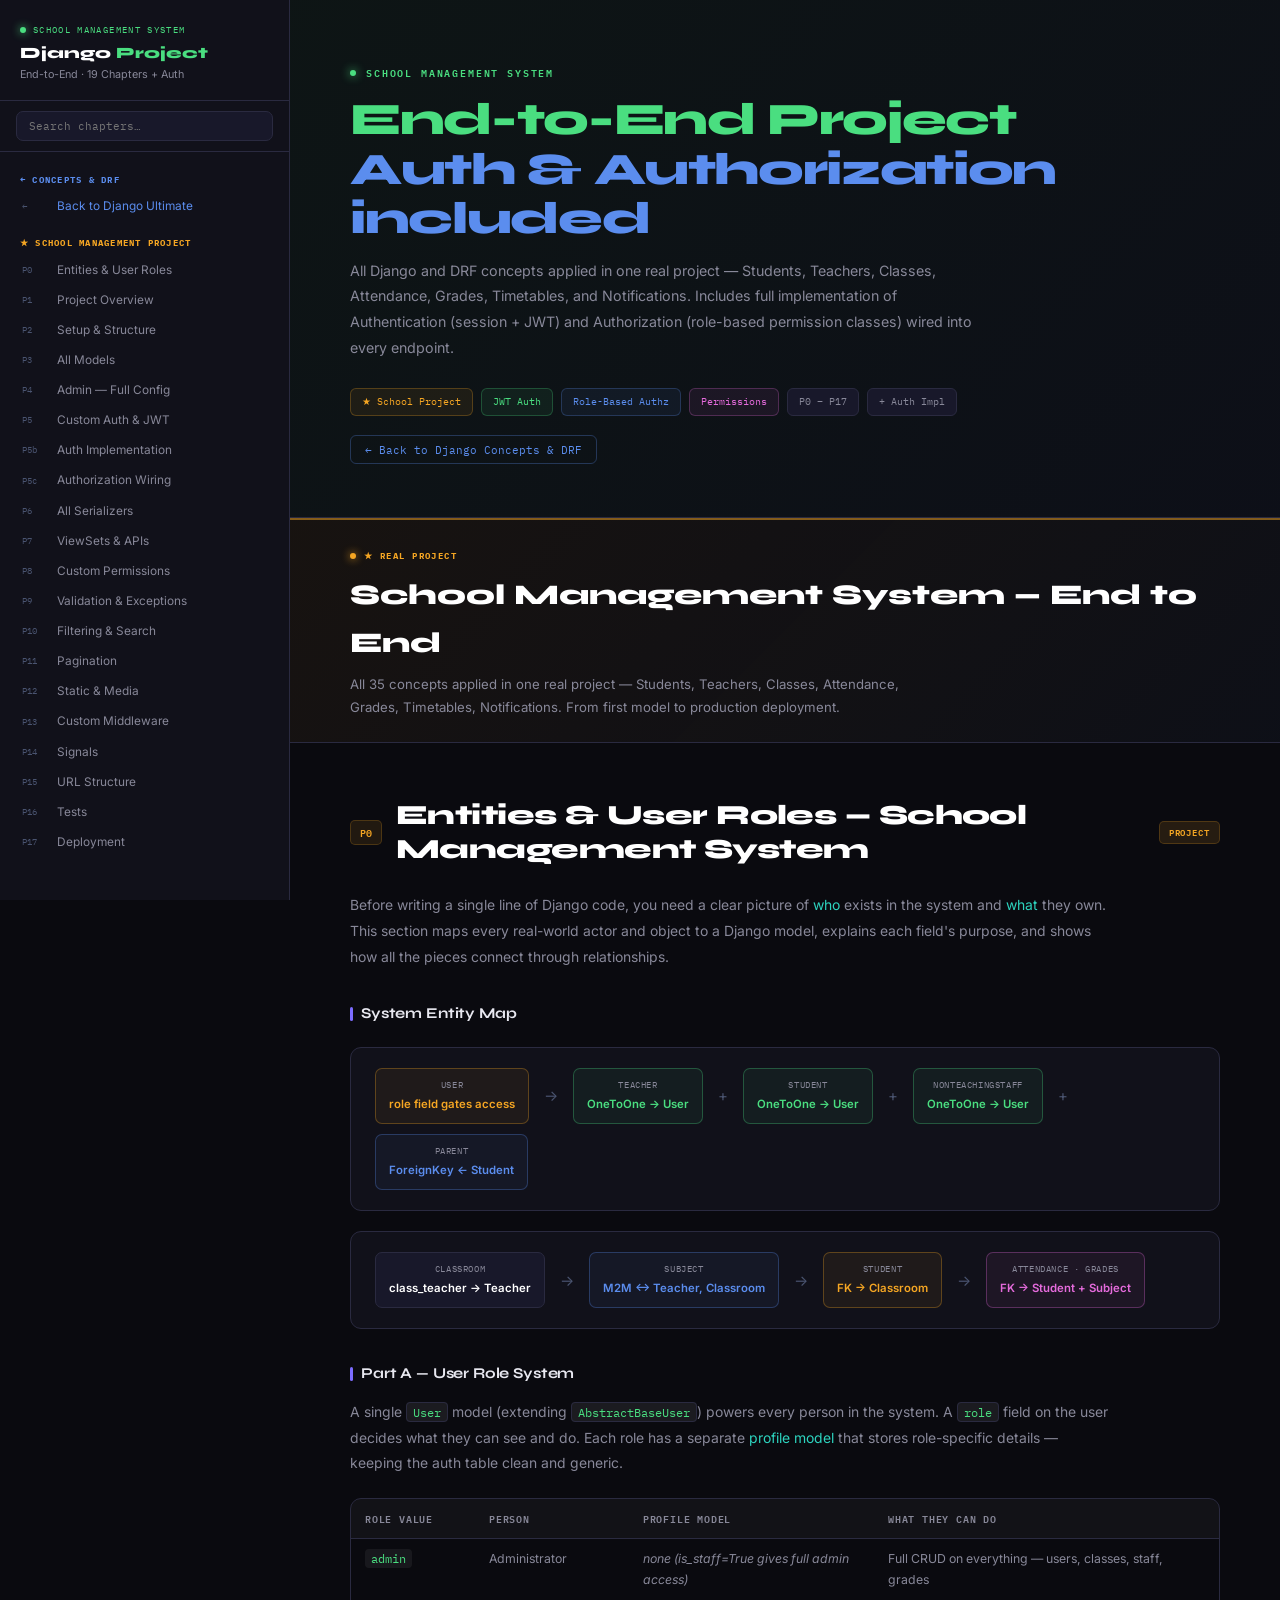
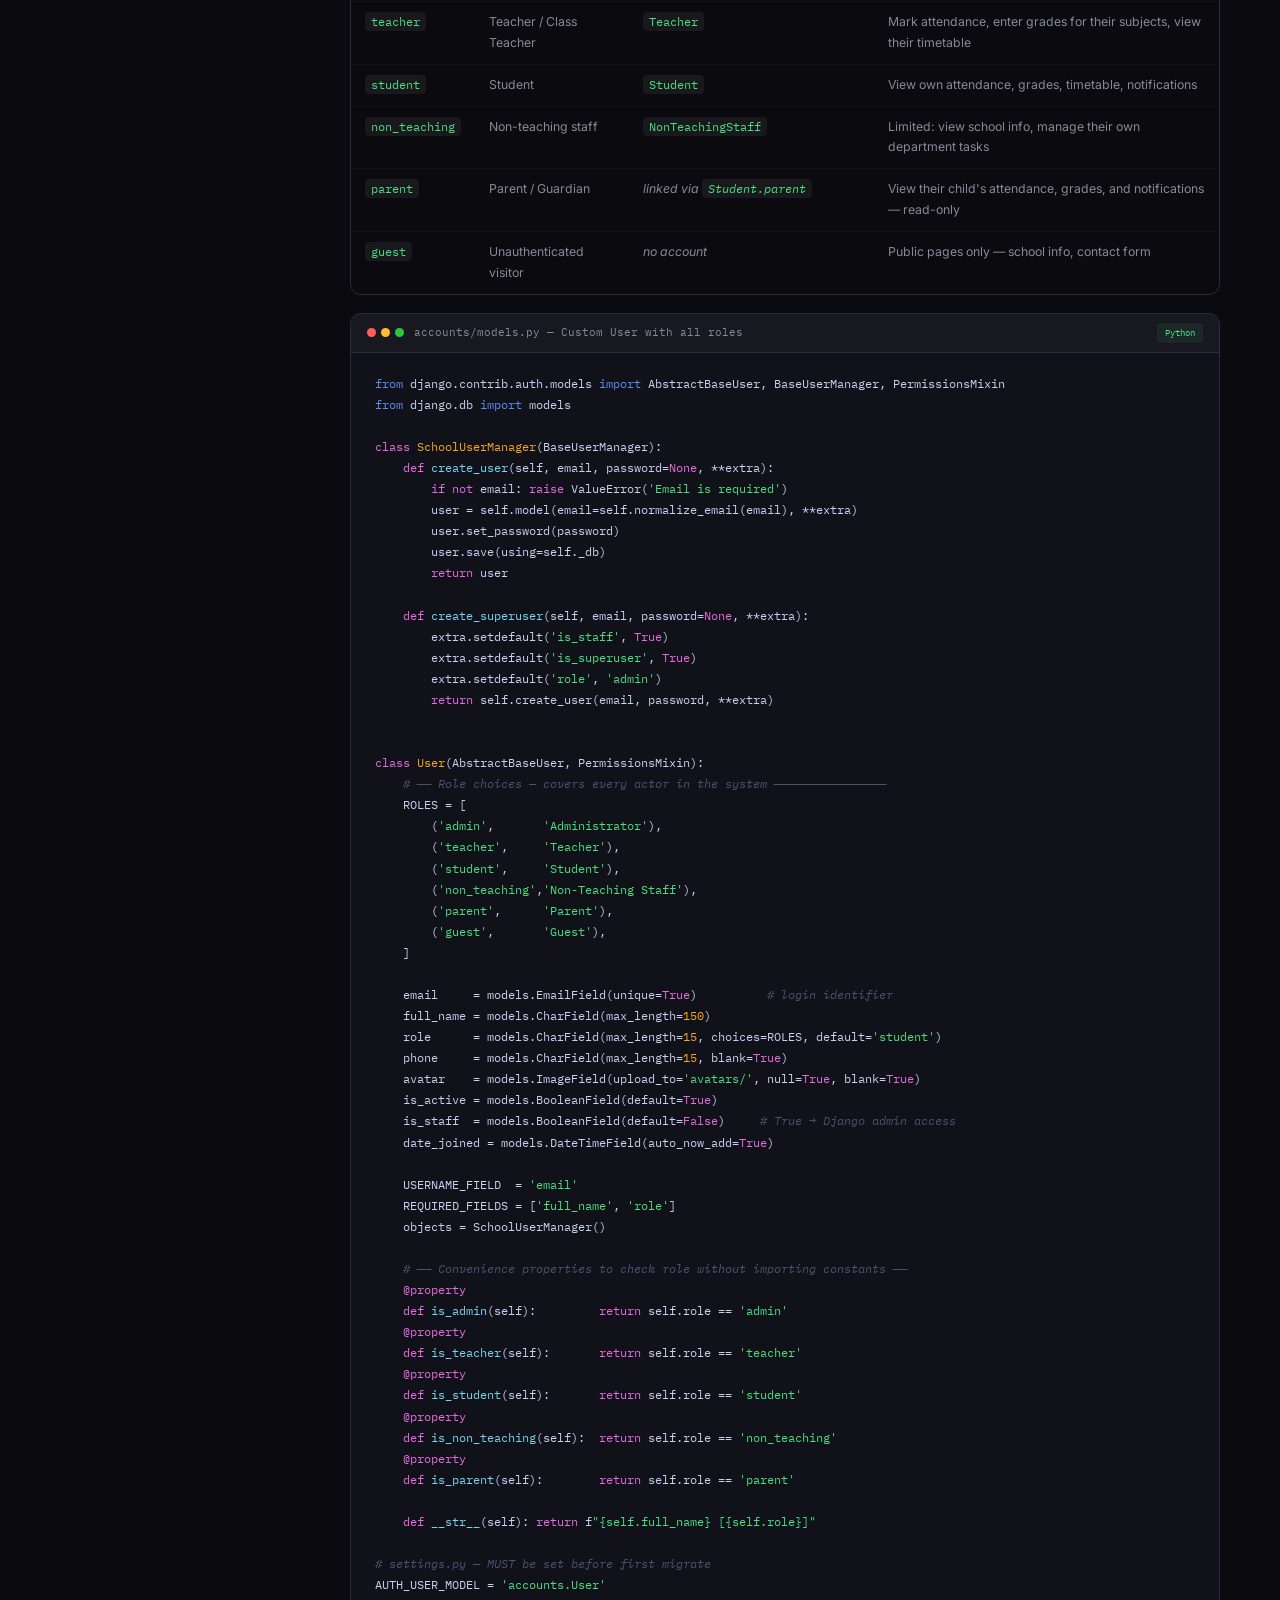
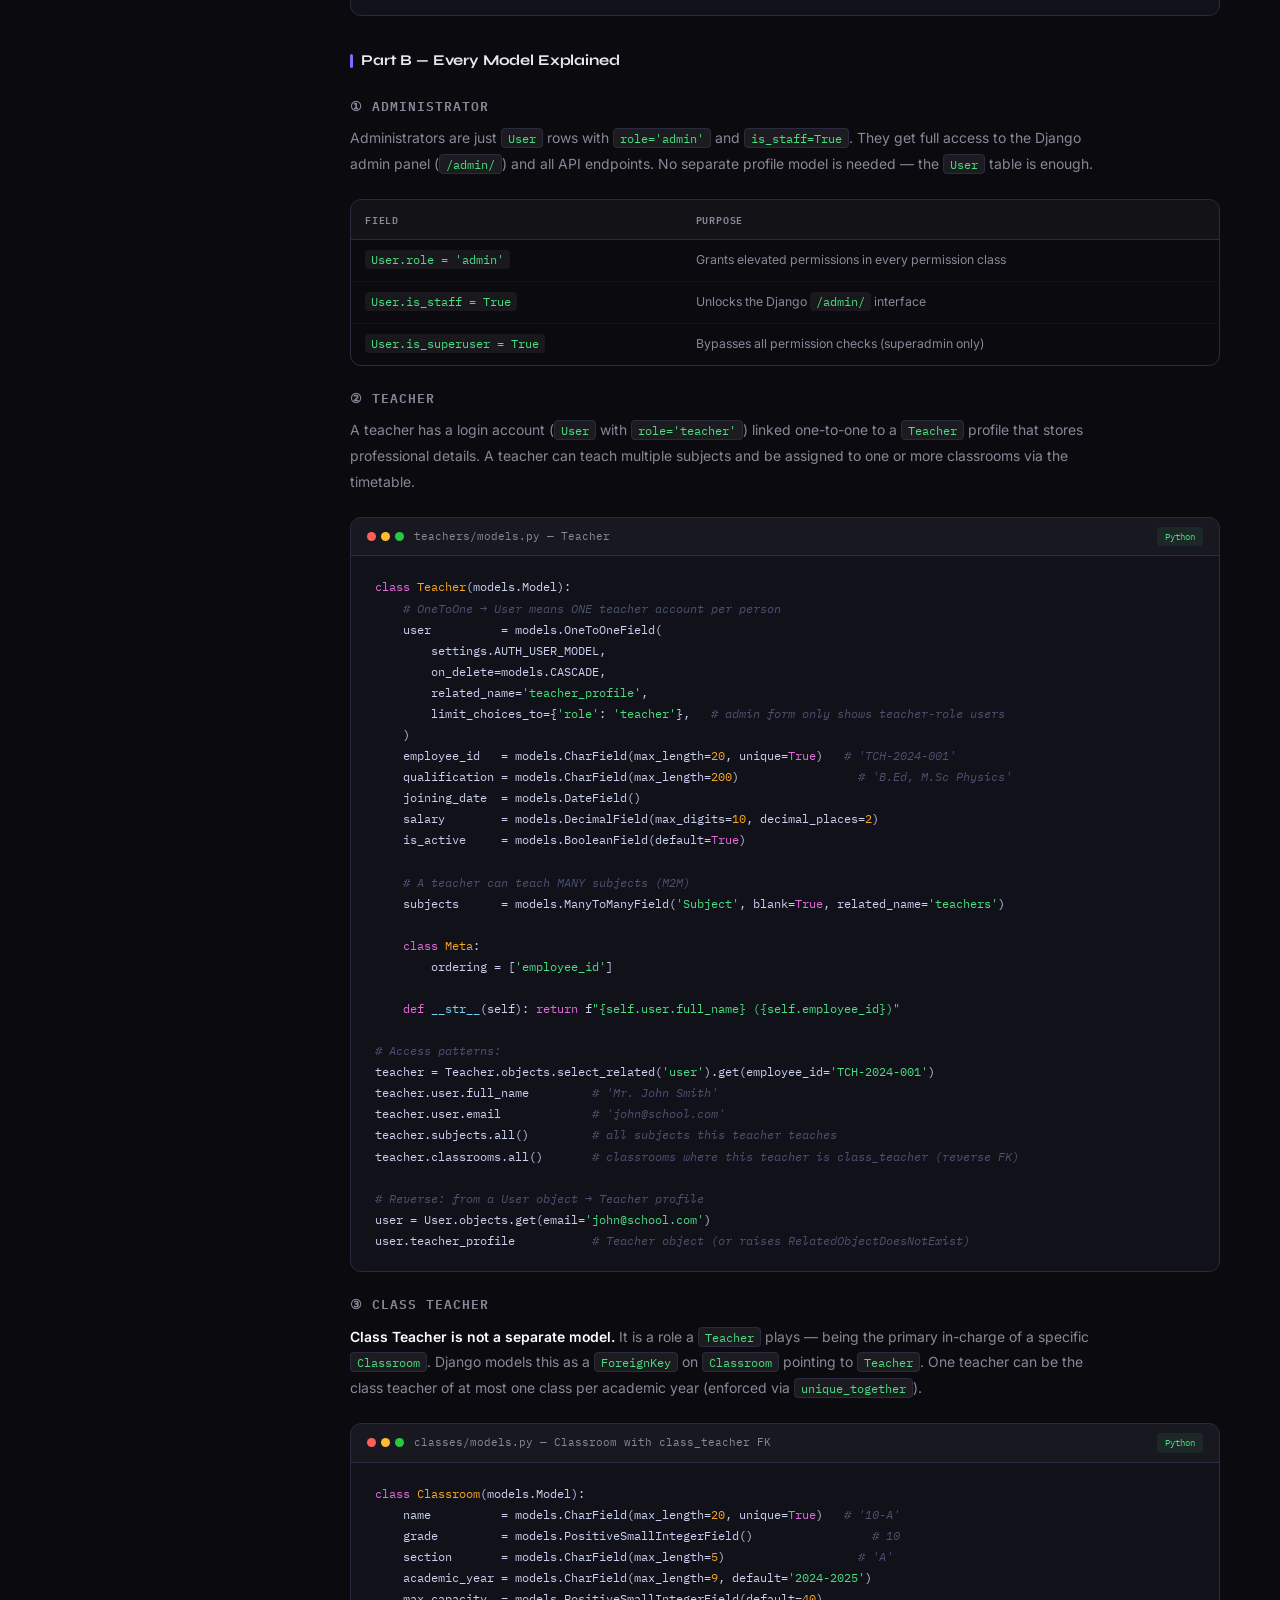
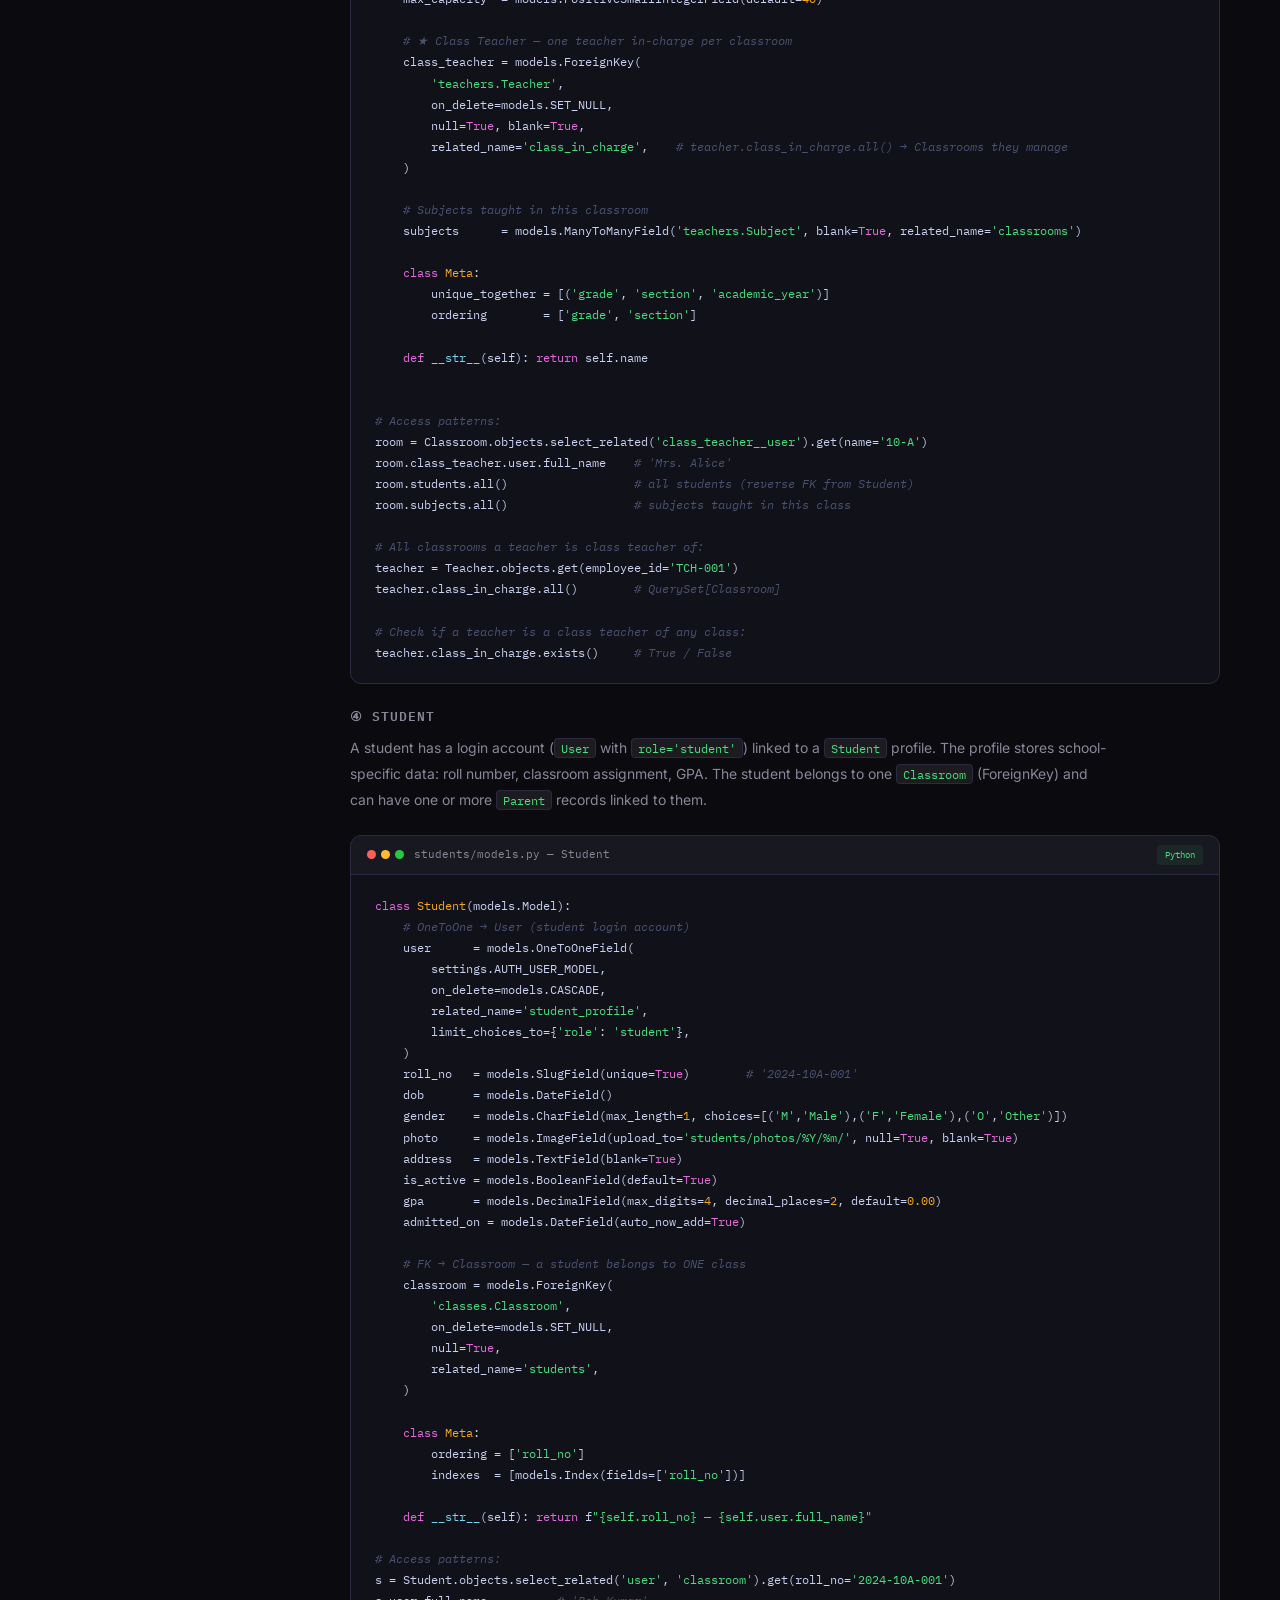
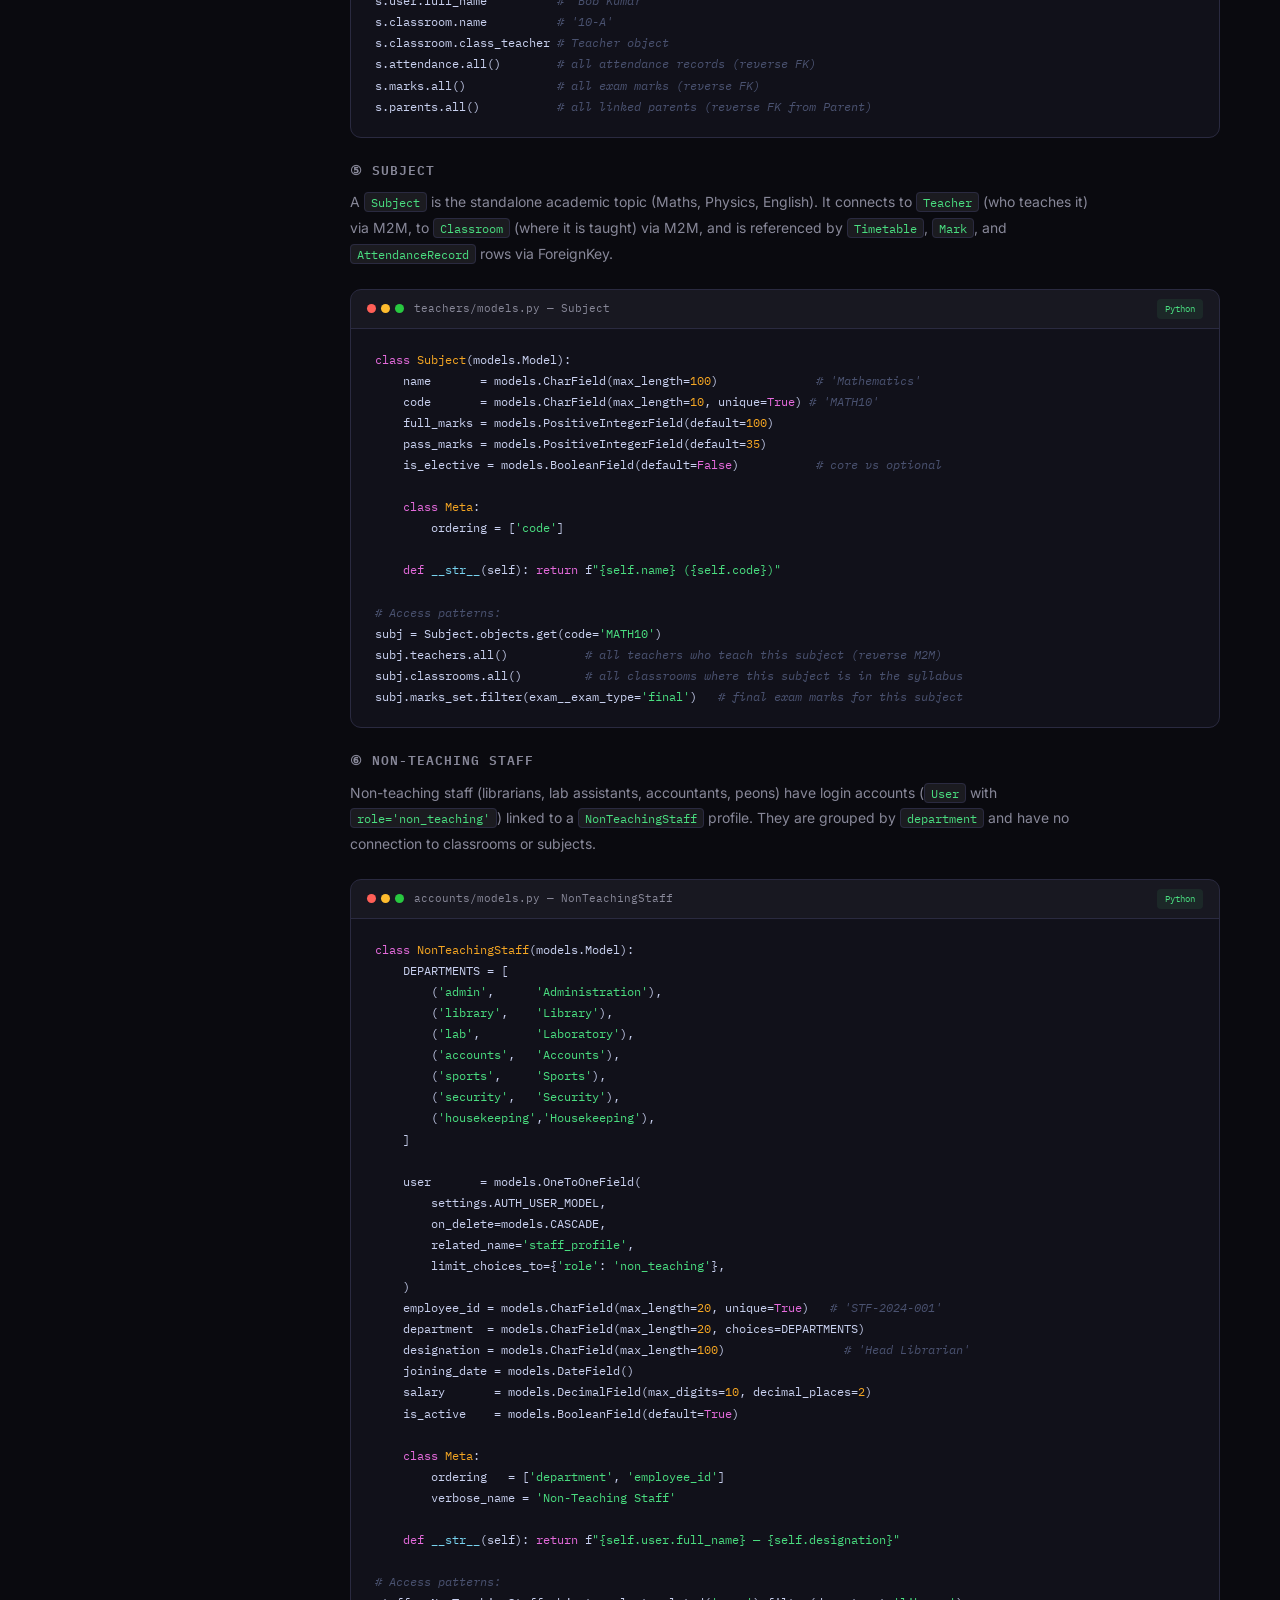
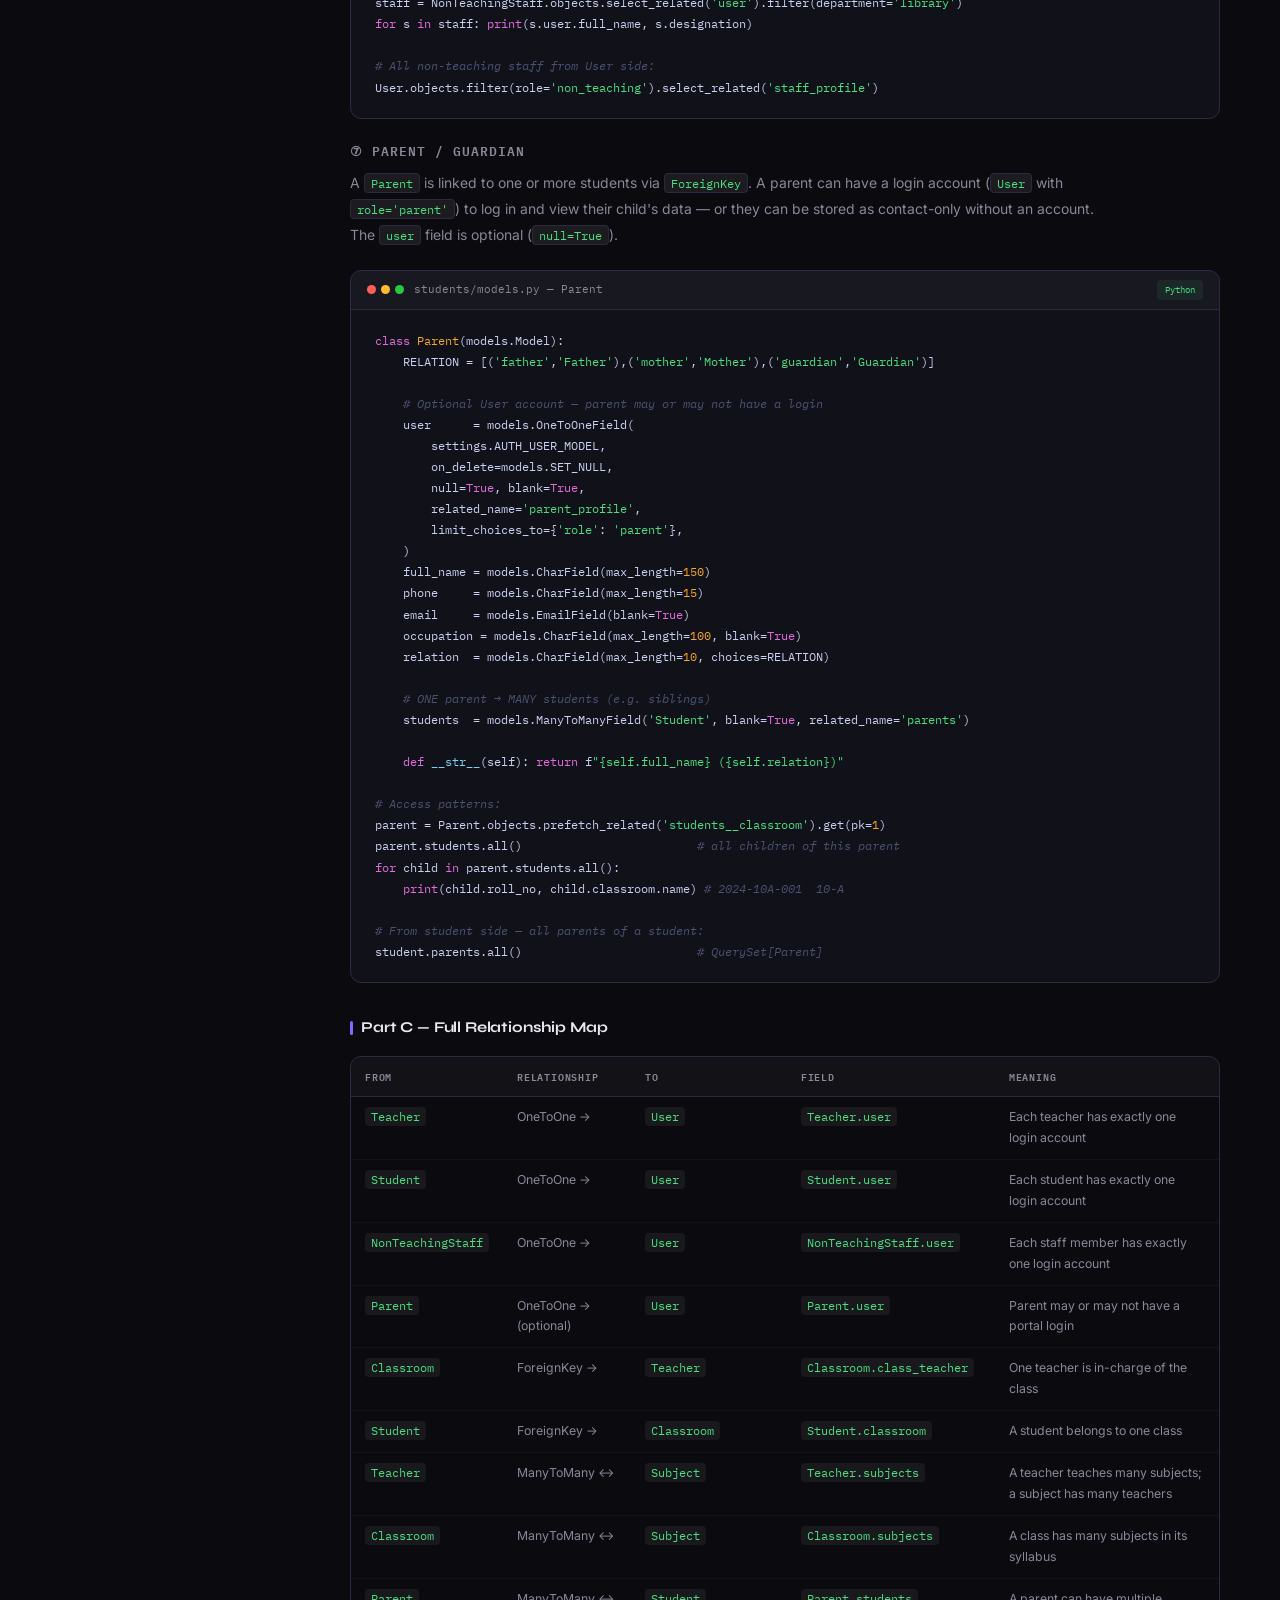
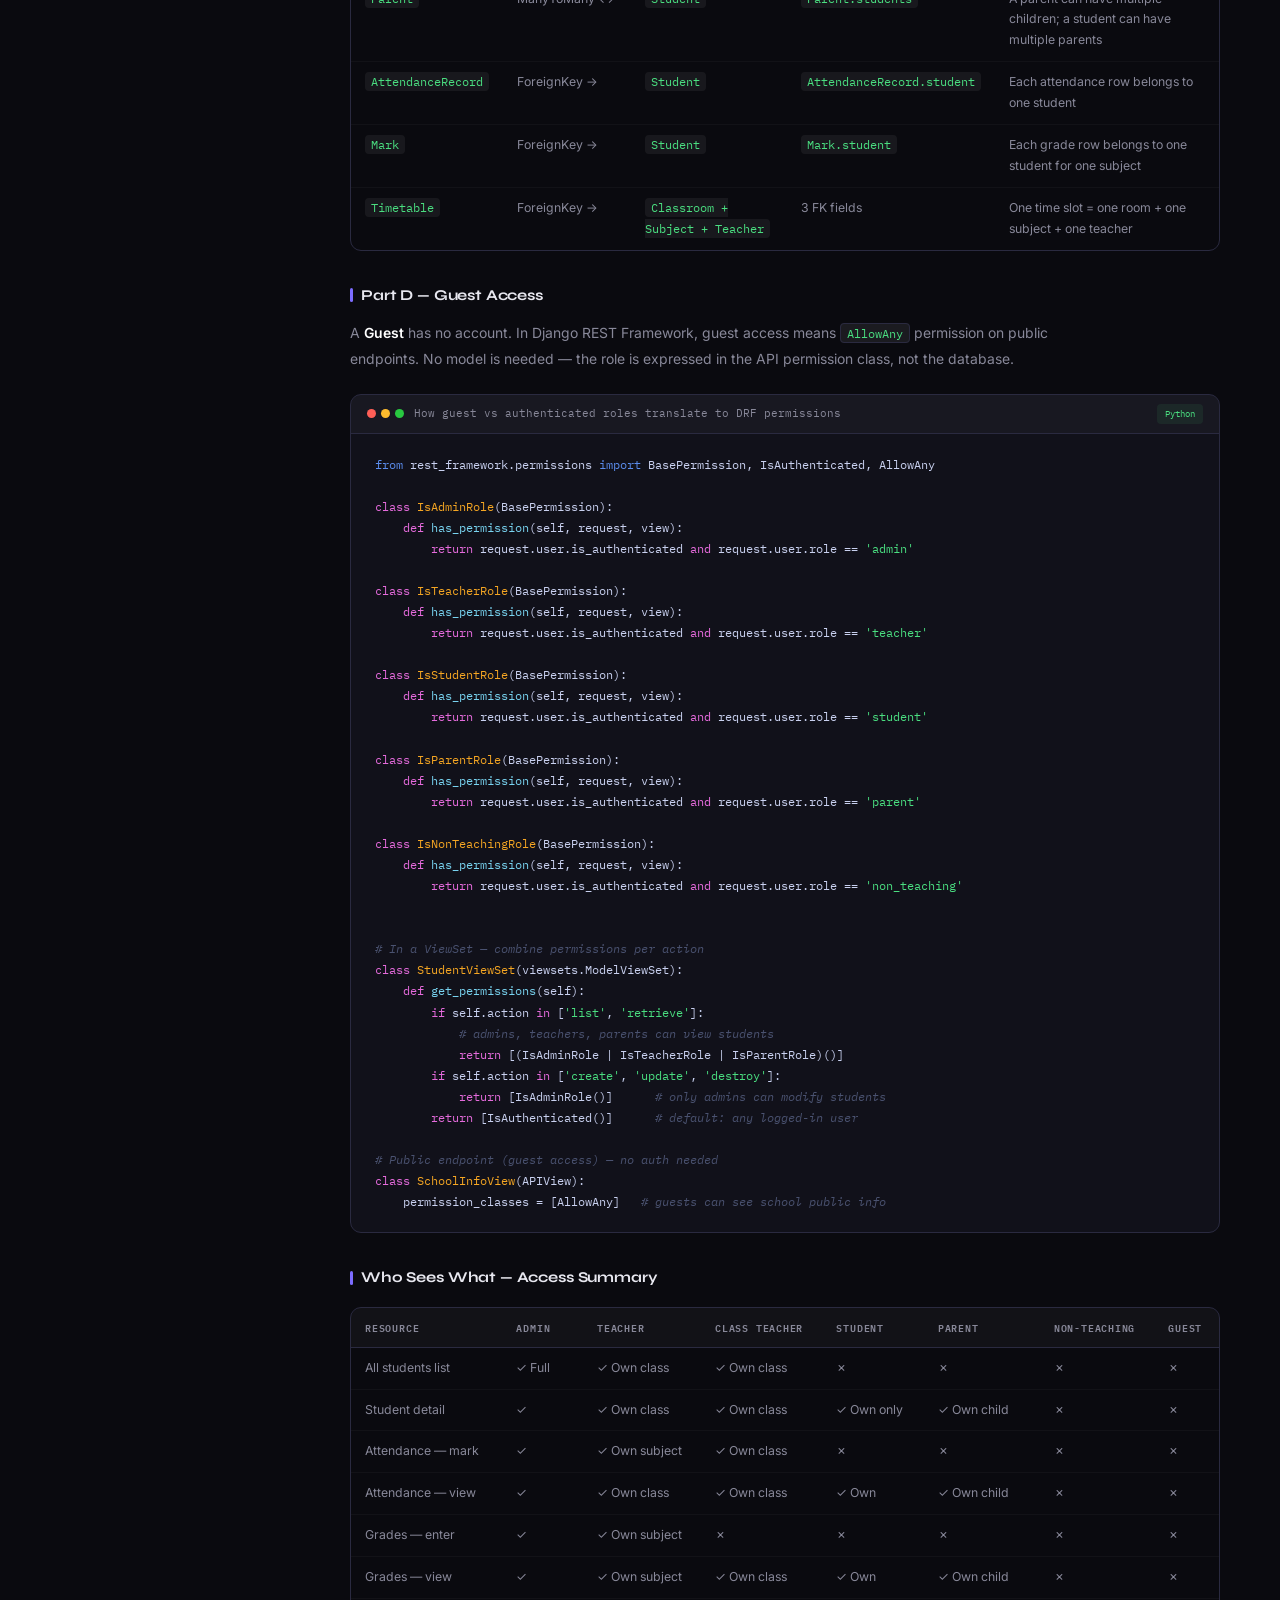
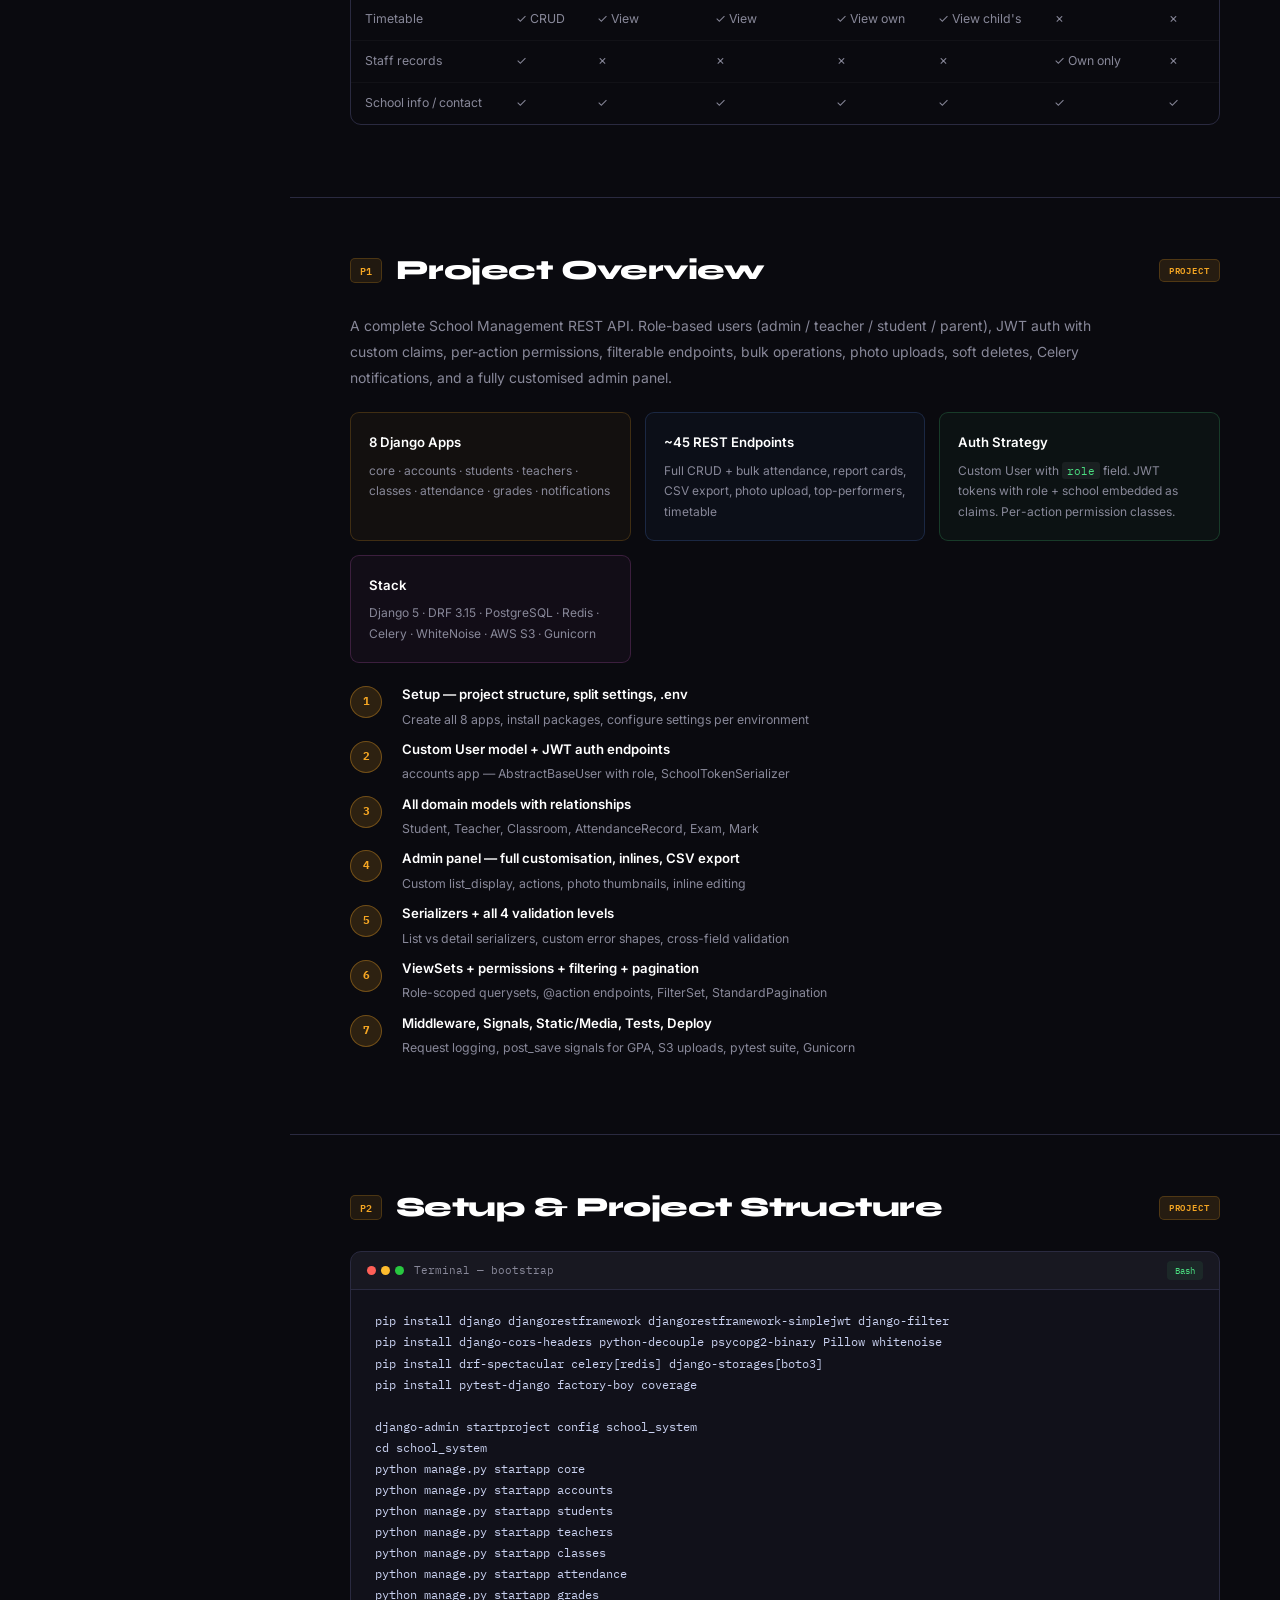
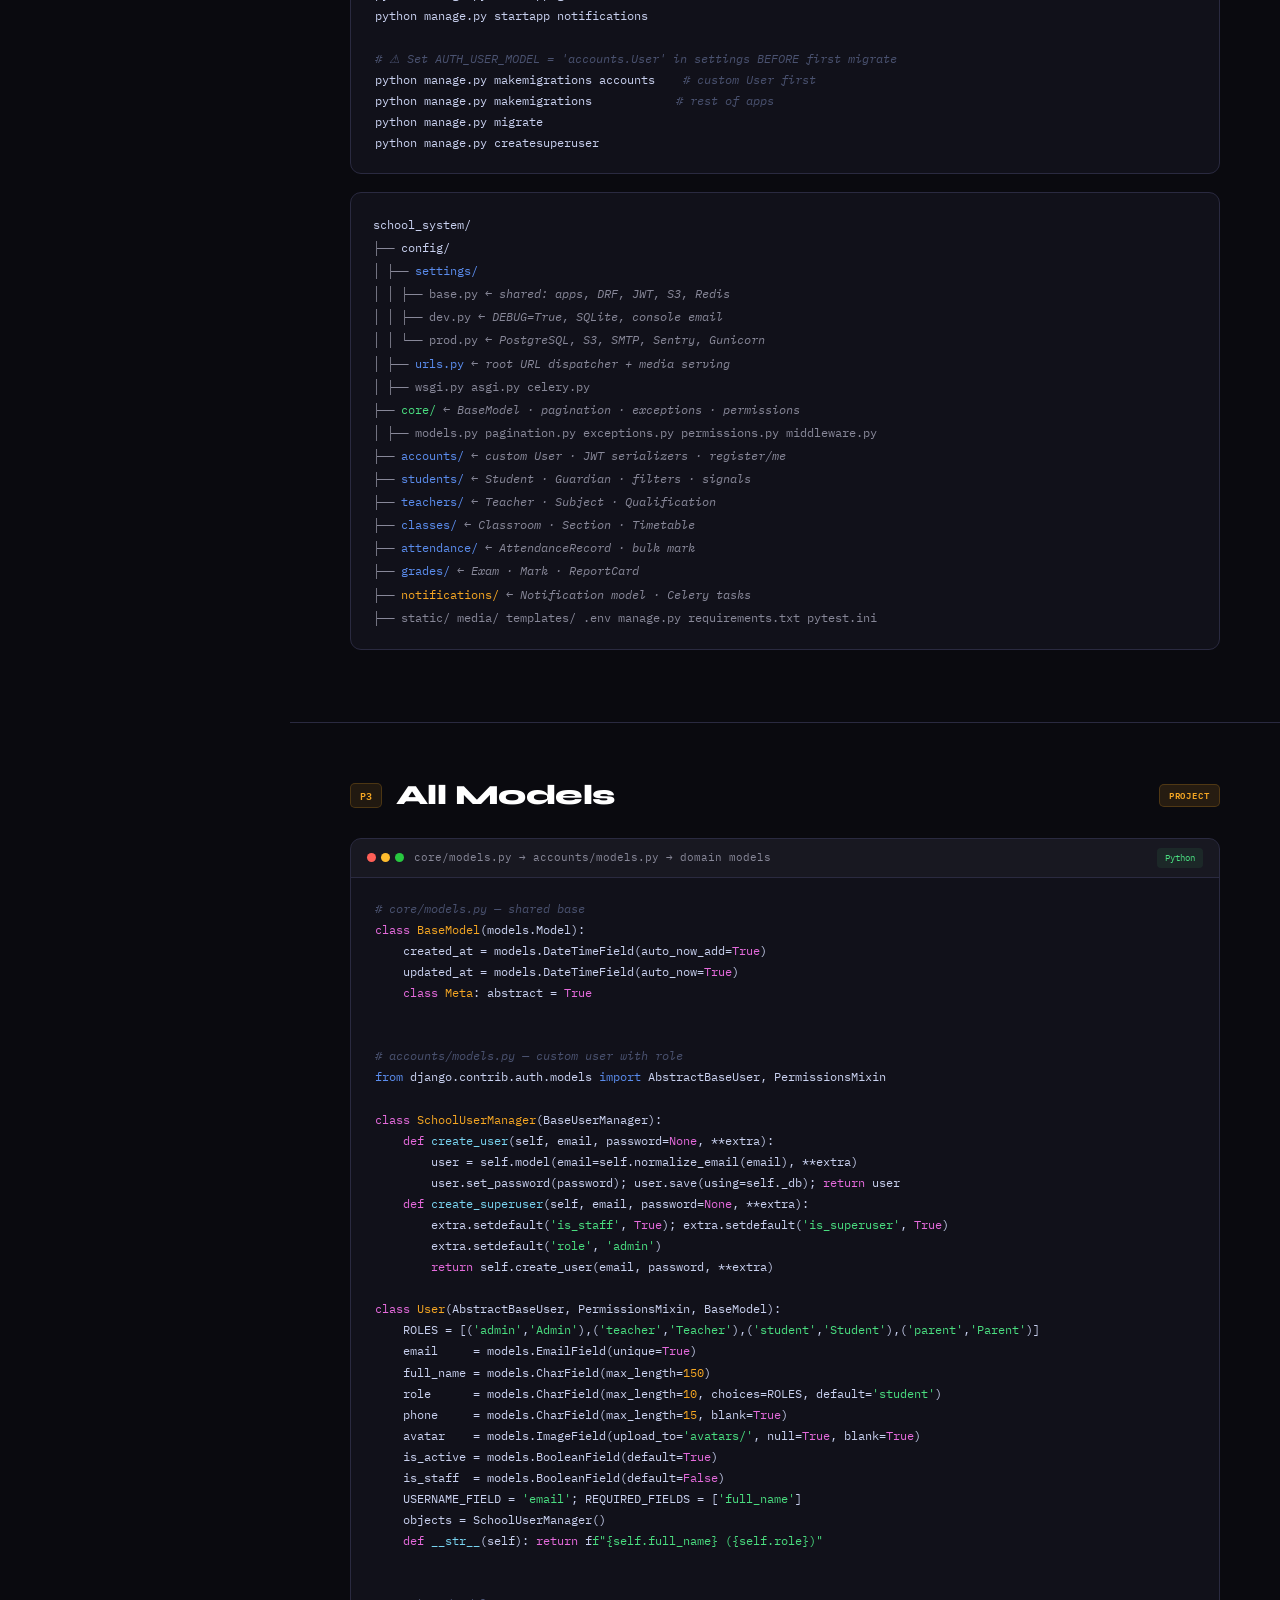
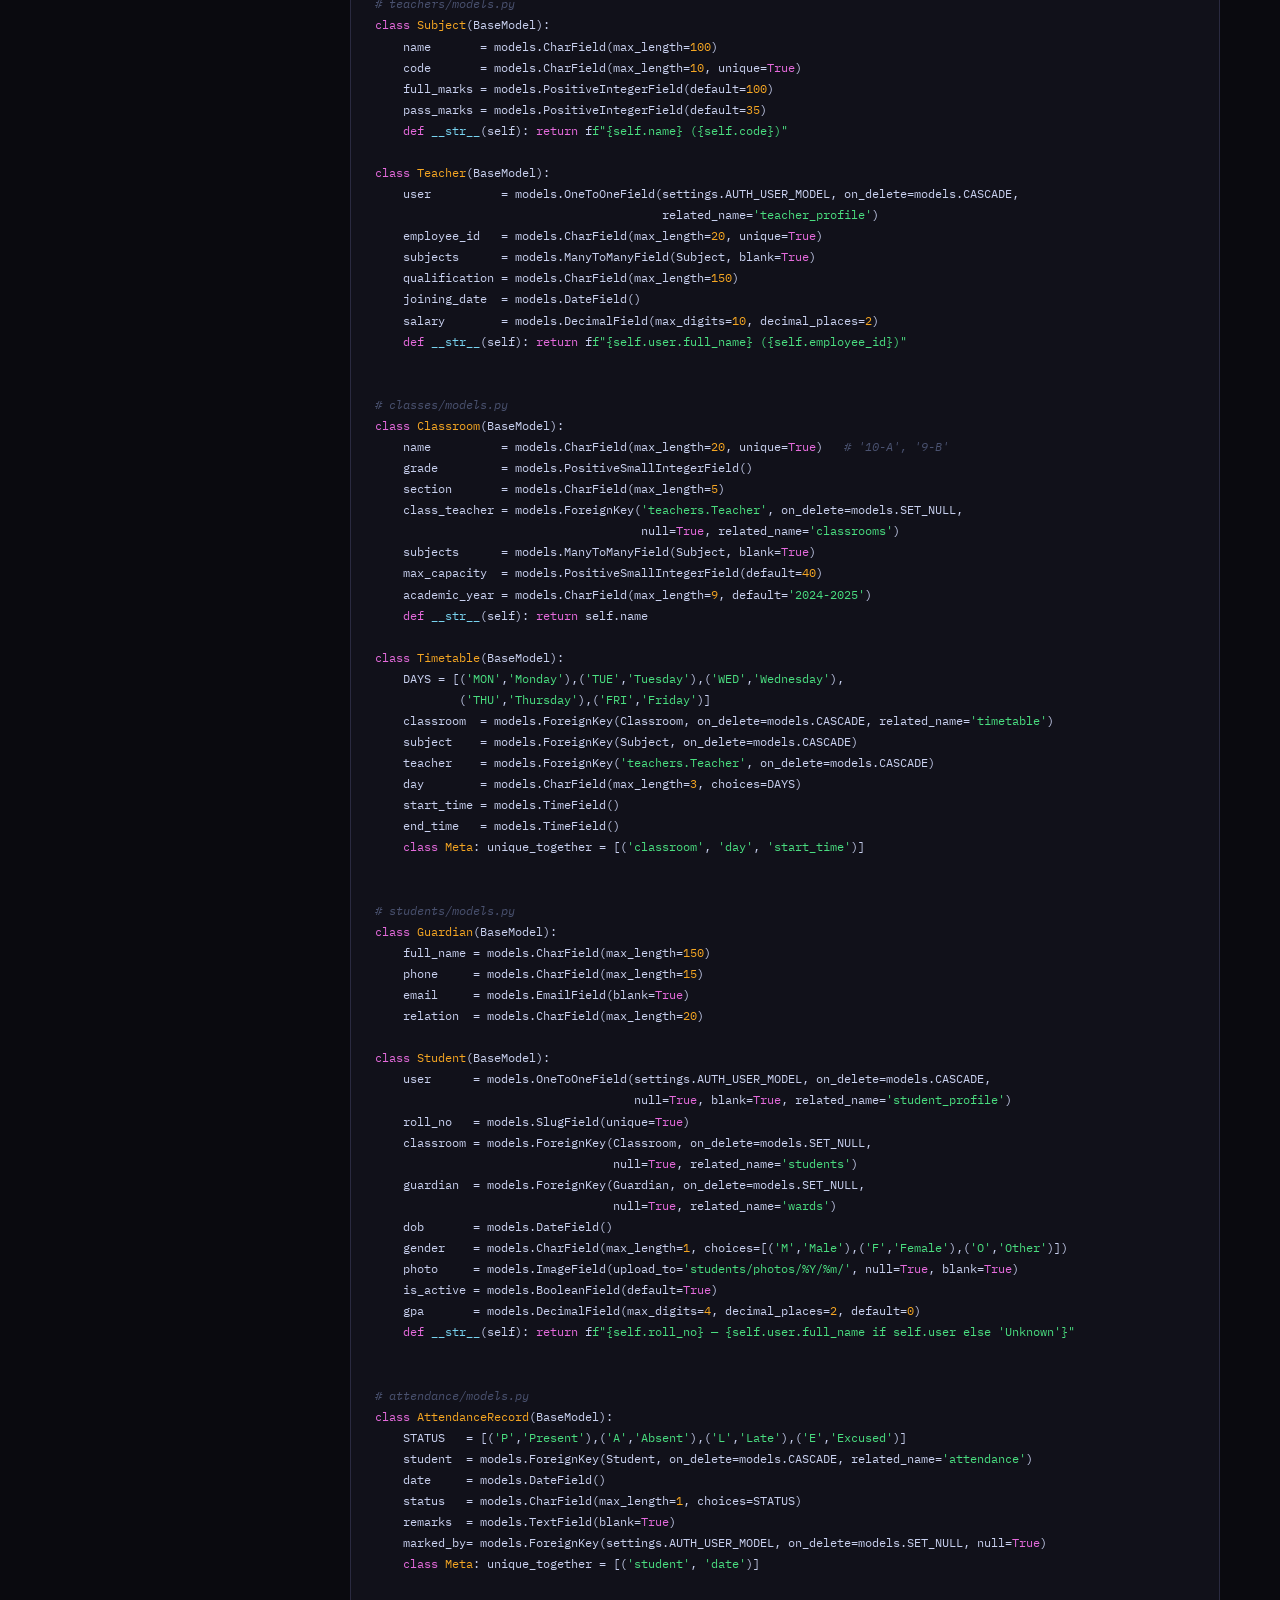
<file: django-ultimate/django_ultimate_project.html>
<!DOCTYPE html>
<html lang="en">
<head>
<meta charset="UTF-8"/>
<meta name="viewport" content="width=device-width,initial-scale=1.0"/>
<title>Django Ultimate — School Management Project</title>
<link rel="preconnect" href="https://fonts.googleapis.com">
<link href="https://fonts.googleapis.com/css2?family=IBM+Plex+Mono:wght@400;500;600&display=swap" rel="stylesheet">
<link rel="stylesheet" href="../shared/shared.css">
<link rel="stylesheet" href="django-ultimate.css">
</head>
<body>

<!-- SIDEBAR -->
<nav id="sidebar">
  <div class="sb-brand">
    <div class="sb-brand-tag">School Management System</div>
    <div class="sb-title">Django <span>Project</span></div>
    <div class="sb-sub">End-to-End · 19 Chapters + Auth</div>
  </div>
  <div class="sb-search"><input id="sb-search" type="text" placeholder="Search chapters…"/></div>
  <div class="sb-nav" id="sb-nav">

    <div class="sb-group">
      <div class="sb-group-label" style="color:var(--blue)">&#8592; Concepts &amp; DRF</div>
      <a href="django_ultimate.html" class="sb-link" style="color:var(--blue)"><span class="sb-num">←</span>Back to Django Ultimate</a>
    </div>

    <div class="sb-group">
      <div class="sb-group-label proj">★ School Management Project</div>
      <a href="#proj-entities" class="sb-link proj-link"><span class="sb-num">P0</span>Entities &amp; User Roles</a>
      <a href="#proj-intro"   class="sb-link proj-link"><span class="sb-num">P1</span>Project Overview</a>
      <a href="#proj-setup"   class="sb-link proj-link"><span class="sb-num">P2</span>Setup &amp; Structure</a>
      <a href="#proj-models"  class="sb-link proj-link"><span class="sb-num">P3</span>All Models</a>
      <a href="#proj-admin"   class="sb-link proj-link"><span class="sb-num">P4</span>Admin — Full Config</a>
      <a href="#proj-auth"    class="sb-link proj-link"><span class="sb-num">P5</span>Custom Auth &amp; JWT</a>
      <a href="#proj-auth-impl" class="sb-link proj-link"><span class="sb-num">P5b</span>Auth Implementation</a>
      <a href="#proj-authz-impl" class="sb-link proj-link"><span class="sb-num">P5c</span>Authorization Wiring</a>
      <a href="#proj-serial"  class="sb-link proj-link"><span class="sb-num">P6</span>All Serializers</a>
      <a href="#proj-views"   class="sb-link proj-link"><span class="sb-num">P7</span>ViewSets &amp; APIs</a>
      <a href="#proj-perms"   class="sb-link proj-link"><span class="sb-num">P8</span>Custom Permissions</a>
      <a href="#proj-valid"   class="sb-link proj-link"><span class="sb-num">P9</span>Validation &amp; Exceptions</a>
      <a href="#proj-filter"  class="sb-link proj-link"><span class="sb-num">P10</span>Filtering &amp; Search</a>
      <a href="#proj-page"    class="sb-link proj-link"><span class="sb-num">P11</span>Pagination</a>
      <a href="#proj-static"  class="sb-link proj-link"><span class="sb-num">P12</span>Static &amp; Media</a>
      <a href="#proj-mw"      class="sb-link proj-link"><span class="sb-num">P13</span>Custom Middleware</a>
      <a href="#proj-signals" class="sb-link proj-link"><span class="sb-num">P14</span>Signals</a>
      <a href="#proj-urls"    class="sb-link proj-link"><span class="sb-num">P15</span>URL Structure</a>
      <a href="#proj-tests"   class="sb-link proj-link"><span class="sb-num">P16</span>Tests</a>
      <a href="#proj-deploy"  class="sb-link proj-link"><span class="sb-num">P17</span>Deployment</a>
    </div>

  </div>
</nav>
<button id="mob-btn" onclick="document.getElementById('sidebar').classList.toggle('open')">&#9776;</button>

<div id="main">

<!-- HERO -->
<div id="hero">
  <div class="hero-eyebrow">School Management System</div>
  <h1 class="hero-title">
    <span class="g">End-to-End Project</span><br/>
    <span class="b">Auth &amp; Authorization included</span>
  </h1>
  <p class="hero-desc">All Django and DRF concepts applied in one real project — Students, Teachers, Classes, Attendance, Grades, Timetables, and Notifications. Includes full implementation of Authentication (session + JWT) and Authorization (role-based permission classes) wired into every endpoint.</p>
  <div class="chips">
    <span class="chip a">★ School Project</span>
    <span class="chip g">JWT Auth</span>
    <span class="chip b">Role-Based Authz</span>
    <span class="chip p">Permissions</span>
    <span class="chip">P0 – P17</span>
    <span class="chip">+ Auth Impl</span>
  </div>
  <div style="margin-top:20px">
    <a href="django_ultimate.html" style="font-family:var(--mono);font-size:.75rem;color:var(--blue);text-decoration:none;border:1px solid rgba(91,141,238,.3);padding:6px 14px;border-radius:6px;">&#8592; Back to Django Concepts &amp; DRF</a>
  </div>
</div>

<!-- ═══ SCHOOL MANAGEMENT PROJECT ═══ -->
<div class="divider proj">
  <div class="div-label">★ Real Project</div>
  <div class="div-title">School Management System — End to End</div>
  <div class="div-desc">All 35 concepts applied in one real project — Students, Teachers, Classes, Attendance, Grades, Timetables, Notifications. From first model to production deployment.</div>
</div>

<!-- P0 ENTITIES & USER ROLES -->
<section class="chapter" id="proj-entities">
  <div class="ch-head"><span class="ch-num proj">P0</span><h2 class="ch-title">Entities &amp; User Roles — School Management System</h2><span class="badge badge-a">Project</span></div>
  <p class="prose">Before writing a single line of Django code, you need a clear picture of <em>who</em> exists in the system and <em>what</em> they own. This section maps every real-world actor and object to a Django model, explains each field's purpose, and shows how all the pieces connect through relationships.</p>

  <!-- ── OVERVIEW MAP ── -->
  <h3 class="sub-heading">System Entity Map</h3>
  <div class="flow" style="flex-wrap:wrap;gap:10px;">
    <div class="fb a"><div class="fb-l">User</div><div class="fb-n">role field gates access</div></div><div class="fa">→</div>
    <div class="fb g"><div class="fb-l">Teacher</div><div class="fb-n">OneToOne → User</div></div><div class="fa">+</div>
    <div class="fb g"><div class="fb-l">Student</div><div class="fb-n">OneToOne → User</div></div><div class="fa">+</div>
    <div class="fb g"><div class="fb-l">NonTeachingStaff</div><div class="fb-n">OneToOne → User</div></div><div class="fa">+</div>
    <div class="fb b"><div class="fb-l">Parent</div><div class="fb-n">ForeignKey ← Student</div></div>
  </div>
  <div class="flow" style="flex-wrap:wrap;gap:10px;margin-top:10px;">
    <div class="fb"><div class="fb-l">Classroom</div><div class="fb-n">class_teacher → Teacher</div></div><div class="fa">→</div>
    <div class="fb b"><div class="fb-l">Subject</div><div class="fb-n">M2M ↔ Teacher, Classroom</div></div><div class="fa">→</div>
    <div class="fb a"><div class="fb-l">Student</div><div class="fb-n">FK → Classroom</div></div><div class="fa">→</div>
    <div class="fb p"><div class="fb-l">Attendance · Grades</div><div class="fb-n">FK → Student + Subject</div></div>
  </div>

  <!-- ══════════════════════════════════════════════════════════════
       PART A — USER ROLE SYSTEM
       ══════════════════════════════════════════════════════════════ -->
  <h3 class="sub-heading">Part A — User Role System</h3>
  <p class="prose">A single <code>User</code> model (extending <code>AbstractBaseUser</code>) powers every person in the system. A <code>role</code> field on the user decides what they can see and do. Each role has a separate <em>profile model</em> that stores role-specific details — keeping the auth table clean and generic.</p>

  <div class="tbl-wrap"><table>
    <thead><tr><th>Role value</th><th>Person</th><th>Profile model</th><th>What they can do</th></tr></thead>
    <tbody>
      <tr><td><code>admin</code></td><td>Administrator</td><td><em>none (is_staff=True gives full admin access)</em></td><td>Full CRUD on everything — users, classes, staff, grades</td></tr>
      <tr><td><code>teacher</code></td><td>Teacher / Class Teacher</td><td><code>Teacher</code></td><td>Mark attendance, enter grades for their subjects, view their timetable</td></tr>
      <tr><td><code>student</code></td><td>Student</td><td><code>Student</code></td><td>View own attendance, grades, timetable, notifications</td></tr>
      <tr><td><code>non_teaching</code></td><td>Non-teaching staff</td><td><code>NonTeachingStaff</code></td><td>Limited: view school info, manage their own department tasks</td></tr>
      <tr><td><code>parent</code></td><td>Parent / Guardian</td><td><em>linked via <code>Student.parent</code></em></td><td>View their child's attendance, grades, and notifications — read-only</td></tr>
      <tr><td><code>guest</code></td><td>Unauthenticated visitor</td><td><em>no account</em></td><td>Public pages only — school info, contact form</td></tr>
    </tbody>
  </table></div>

  <div class="cw"><div class="cb"><div class="cb-dots"><span class="r"></span><span class="y"></span><span class="g"></span></div><span class="cb-name">accounts/models.py — Custom User with all roles</span><span class="cb-lang">Python</span></div><pre class="code">
<span class="kw2">from</span> django.contrib.auth.models <span class="kw2">import</span> AbstractBaseUser, BaseUserManager, PermissionsMixin
<span class="kw2">from</span> django.db <span class="kw2">import</span> models

<span class="kw">class</span> <span class="cl">SchoolUserManager</span>(BaseUserManager):
    <span class="kw">def</span> <span class="fn">create_user</span>(self, email, password=<span class="kw">None</span>, **extra):
        <span class="kw">if not</span> email: <span class="kw">raise</span> ValueError(<span class="st">'Email is required'</span>)
        user = self.model(email=self.normalize_email(email), **extra)
        user.set_password(password)
        user.save(using=self._db)
        <span class="kw">return</span> user

    <span class="kw">def</span> <span class="fn">create_superuser</span>(self, email, password=<span class="kw">None</span>, **extra):
        extra.setdefault(<span class="st">'is_staff'</span>, <span class="kw">True</span>)
        extra.setdefault(<span class="st">'is_superuser'</span>, <span class="kw">True</span>)
        extra.setdefault(<span class="st">'role'</span>, <span class="st">'admin'</span>)
        <span class="kw">return</span> self.create_user(email, password, **extra)


<span class="kw">class</span> <span class="cl">User</span>(AbstractBaseUser, PermissionsMixin):
    <span class="cm"># ── Role choices — covers every actor in the system ────────────────</span>
    ROLES = [
        (<span class="st">'admin'</span>,       <span class="st">'Administrator'</span>),
        (<span class="st">'teacher'</span>,     <span class="st">'Teacher'</span>),
        (<span class="st">'student'</span>,     <span class="st">'Student'</span>),
        (<span class="st">'non_teaching'</span>,<span class="st">'Non-Teaching Staff'</span>),
        (<span class="st">'parent'</span>,      <span class="st">'Parent'</span>),
        (<span class="st">'guest'</span>,       <span class="st">'Guest'</span>),
    ]

    email     = models.EmailField(unique=<span class="kw">True</span>)          <span class="cm"># login identifier</span>
    full_name = models.CharField(max_length=<span class="nu">150</span>)
    role      = models.CharField(max_length=<span class="nu">15</span>, choices=ROLES, default=<span class="st">'student'</span>)
    phone     = models.CharField(max_length=<span class="nu">15</span>, blank=<span class="kw">True</span>)
    avatar    = models.ImageField(upload_to=<span class="st">'avatars/'</span>, null=<span class="kw">True</span>, blank=<span class="kw">True</span>)
    is_active = models.BooleanField(default=<span class="kw">True</span>)
    is_staff  = models.BooleanField(default=<span class="kw">False</span>)     <span class="cm"># True → Django admin access</span>
    date_joined = models.DateTimeField(auto_now_add=<span class="kw">True</span>)

    USERNAME_FIELD  = <span class="st">'email'</span>
    REQUIRED_FIELDS = [<span class="st">'full_name'</span>, <span class="st">'role'</span>]
    objects = SchoolUserManager()

    <span class="cm"># ── Convenience properties to check role without importing constants ──</span>
    <span class="di">@property</span>
    <span class="kw">def</span> <span class="fn">is_admin</span>(self):         <span class="kw">return</span> self.role == <span class="st">'admin'</span>
    <span class="di">@property</span>
    <span class="kw">def</span> <span class="fn">is_teacher</span>(self):       <span class="kw">return</span> self.role == <span class="st">'teacher'</span>
    <span class="di">@property</span>
    <span class="kw">def</span> <span class="fn">is_student</span>(self):       <span class="kw">return</span> self.role == <span class="st">'student'</span>
    <span class="di">@property</span>
    <span class="kw">def</span> <span class="fn">is_non_teaching</span>(self):  <span class="kw">return</span> self.role == <span class="st">'non_teaching'</span>
    <span class="di">@property</span>
    <span class="kw">def</span> <span class="fn">is_parent</span>(self):        <span class="kw">return</span> self.role == <span class="st">'parent'</span>

    <span class="kw">def</span> <span class="fn">__str__</span>(self): <span class="kw">return</span> f<span class="st">"{self.full_name} [{self.role}]"</span>

<span class="cm"># settings.py — MUST be set before first migrate</span>
AUTH_USER_MODEL = <span class="st">'accounts.User'</span>
</pre></div>

  <!-- ══════════════════════════════════════════════════════════════
       PART B — MODELS
       ══════════════════════════════════════════════════════════════ -->
  <h3 class="sub-heading">Part B — Every Model Explained</h3>

  <!-- ── ADMINISTRATOR ── -->
  <h4 class="sub-heading-sm">① Administrator</h4>
  <p class="prose">Administrators are just <code>User</code> rows with <code>role='admin'</code> and <code>is_staff=True</code>. They get full access to the Django admin panel (<code>/admin/</code>) and all API endpoints. No separate profile model is needed — the <code>User</code> table is enough.</p>
  <div class="tbl-wrap"><table>
    <thead><tr><th>Field</th><th>Purpose</th></tr></thead>
    <tbody>
      <tr><td><code>User.role = 'admin'</code></td><td>Grants elevated permissions in every permission class</td></tr>
      <tr><td><code>User.is_staff = True</code></td><td>Unlocks the Django <code>/admin/</code> interface</td></tr>
      <tr><td><code>User.is_superuser = True</code></td><td>Bypasses all permission checks (superadmin only)</td></tr>
    </tbody>
  </table></div>

  <!-- ── TEACHER ── -->
  <h4 class="sub-heading-sm">② Teacher</h4>
  <p class="prose">A teacher has a login account (<code>User</code> with <code>role='teacher'</code>) linked one-to-one to a <code>Teacher</code> profile that stores professional details. A teacher can teach multiple subjects and be assigned to one or more classrooms via the timetable.</p>
  <div class="cw"><div class="cb"><div class="cb-dots"><span class="r"></span><span class="y"></span><span class="g"></span></div><span class="cb-name">teachers/models.py — Teacher</span><span class="cb-lang">Python</span></div><pre class="code">
<span class="kw">class</span> <span class="cl">Teacher</span>(models.Model):
    <span class="cm"># OneToOne → User means ONE teacher account per person</span>
    user          = models.OneToOneField(
        settings.AUTH_USER_MODEL,
        on_delete=models.CASCADE,
        related_name=<span class="st">'teacher_profile'</span>,
        limit_choices_to={<span class="st">'role'</span>: <span class="st">'teacher'</span>},   <span class="cm"># admin form only shows teacher-role users</span>
    )
    employee_id   = models.CharField(max_length=<span class="nu">20</span>, unique=<span class="kw">True</span>)   <span class="cm"># 'TCH-2024-001'</span>
    qualification = models.CharField(max_length=<span class="nu">200</span>)                 <span class="cm"># 'B.Ed, M.Sc Physics'</span>
    joining_date  = models.DateField()
    salary        = models.DecimalField(max_digits=<span class="nu">10</span>, decimal_places=<span class="nu">2</span>)
    is_active     = models.BooleanField(default=<span class="kw">True</span>)

    <span class="cm"># A teacher can teach MANY subjects (M2M)</span>
    subjects      = models.ManyToManyField(<span class="st">'Subject'</span>, blank=<span class="kw">True</span>, related_name=<span class="st">'teachers'</span>)

    <span class="kw">class</span> <span class="cl">Meta</span>:
        ordering = [<span class="st">'employee_id'</span>]

    <span class="kw">def</span> <span class="fn">__str__</span>(self): <span class="kw">return</span> f<span class="st">"{self.user.full_name} ({self.employee_id})"</span>

<span class="cm"># Access patterns:</span>
teacher = Teacher.objects.select_related(<span class="st">'user'</span>).get(employee_id=<span class="st">'TCH-2024-001'</span>)
teacher.user.full_name         <span class="cm"># 'Mr. John Smith'</span>
teacher.user.email             <span class="cm"># 'john@school.com'</span>
teacher.subjects.all()         <span class="cm"># all subjects this teacher teaches</span>
teacher.classrooms.all()       <span class="cm"># classrooms where this teacher is class_teacher (reverse FK)</span>

<span class="cm"># Reverse: from a User object → Teacher profile</span>
user = User.objects.get(email=<span class="st">'john@school.com'</span>)
user.teacher_profile           <span class="cm"># Teacher object (or raises RelatedObjectDoesNotExist)</span>
</pre></div>

  <!-- ── CLASS TEACHER ── -->
  <h4 class="sub-heading-sm">③ Class Teacher</h4>
  <p class="prose"><strong>Class Teacher is not a separate model.</strong> It is a role a <code>Teacher</code> plays — being the primary in-charge of a specific <code>Classroom</code>. Django models this as a <code>ForeignKey</code> on <code>Classroom</code> pointing to <code>Teacher</code>. One teacher can be the class teacher of at most one class per academic year (enforced via <code>unique_together</code>).</p>
  <div class="cw"><div class="cb"><div class="cb-dots"><span class="r"></span><span class="y"></span><span class="g"></span></div><span class="cb-name">classes/models.py — Classroom with class_teacher FK</span><span class="cb-lang">Python</span></div><pre class="code">
<span class="kw">class</span> <span class="cl">Classroom</span>(models.Model):
    name          = models.CharField(max_length=<span class="nu">20</span>, unique=<span class="kw">True</span>)   <span class="cm"># '10-A'</span>
    grade         = models.PositiveSmallIntegerField()                 <span class="cm"># 10</span>
    section       = models.CharField(max_length=<span class="nu">5</span>)                   <span class="cm"># 'A'</span>
    academic_year = models.CharField(max_length=<span class="nu">9</span>, default=<span class="st">'2024-2025'</span>)
    max_capacity  = models.PositiveSmallIntegerField(default=<span class="nu">40</span>)

    <span class="cm"># ★ Class Teacher — one teacher in-charge per classroom</span>
    class_teacher = models.ForeignKey(
        <span class="st">'teachers.Teacher'</span>,
        on_delete=models.SET_NULL,
        null=<span class="kw">True</span>, blank=<span class="kw">True</span>,
        related_name=<span class="st">'class_in_charge'</span>,    <span class="cm"># teacher.class_in_charge.all() → Classrooms they manage</span>
    )

    <span class="cm"># Subjects taught in this classroom</span>
    subjects      = models.ManyToManyField(<span class="st">'teachers.Subject'</span>, blank=<span class="kw">True</span>, related_name=<span class="st">'classrooms'</span>)

    <span class="kw">class</span> <span class="cl">Meta</span>:
        unique_together = [(<span class="st">'grade'</span>, <span class="st">'section'</span>, <span class="st">'academic_year'</span>)]
        ordering        = [<span class="st">'grade'</span>, <span class="st">'section'</span>]

    <span class="kw">def</span> <span class="fn">__str__</span>(self): <span class="kw">return</span> self.name


<span class="cm"># Access patterns:</span>
room = Classroom.objects.select_related(<span class="st">'class_teacher__user'</span>).get(name=<span class="st">'10-A'</span>)
room.class_teacher.user.full_name    <span class="cm"># 'Mrs. Alice'</span>
room.students.all()                  <span class="cm"># all students (reverse FK from Student)</span>
room.subjects.all()                  <span class="cm"># subjects taught in this class</span>

<span class="cm"># All classrooms a teacher is class teacher of:</span>
teacher = Teacher.objects.get(employee_id=<span class="st">'TCH-001'</span>)
teacher.class_in_charge.all()        <span class="cm"># QuerySet[Classroom]</span>

<span class="cm"># Check if a teacher is a class teacher of any class:</span>
teacher.class_in_charge.exists()     <span class="cm"># True / False</span>
</pre></div>

  <!-- ── STUDENT ── -->
  <h4 class="sub-heading-sm">④ Student</h4>
  <p class="prose">A student has a login account (<code>User</code> with <code>role='student'</code>) linked to a <code>Student</code> profile. The profile stores school-specific data: roll number, classroom assignment, GPA. The student belongs to one <code>Classroom</code> (ForeignKey) and can have one or more <code>Parent</code> records linked to them.</p>
  <div class="cw"><div class="cb"><div class="cb-dots"><span class="r"></span><span class="y"></span><span class="g"></span></div><span class="cb-name">students/models.py — Student</span><span class="cb-lang">Python</span></div><pre class="code">
<span class="kw">class</span> <span class="cl">Student</span>(models.Model):
    <span class="cm"># OneToOne → User (student login account)</span>
    user      = models.OneToOneField(
        settings.AUTH_USER_MODEL,
        on_delete=models.CASCADE,
        related_name=<span class="st">'student_profile'</span>,
        limit_choices_to={<span class="st">'role'</span>: <span class="st">'student'</span>},
    )
    roll_no   = models.SlugField(unique=<span class="kw">True</span>)        <span class="cm"># '2024-10A-001'</span>
    dob       = models.DateField()
    gender    = models.CharField(max_length=<span class="nu">1</span>, choices=[(<span class="st">'M'</span>,<span class="st">'Male'</span>),(<span class="st">'F'</span>,<span class="st">'Female'</span>),(<span class="st">'O'</span>,<span class="st">'Other'</span>)])
    photo     = models.ImageField(upload_to=<span class="st">'students/photos/%Y/%m/'</span>, null=<span class="kw">True</span>, blank=<span class="kw">True</span>)
    address   = models.TextField(blank=<span class="kw">True</span>)
    is_active = models.BooleanField(default=<span class="kw">True</span>)
    gpa       = models.DecimalField(max_digits=<span class="nu">4</span>, decimal_places=<span class="nu">2</span>, default=<span class="nu">0.00</span>)
    admitted_on = models.DateField(auto_now_add=<span class="kw">True</span>)

    <span class="cm"># FK → Classroom — a student belongs to ONE class</span>
    classroom = models.ForeignKey(
        <span class="st">'classes.Classroom'</span>,
        on_delete=models.SET_NULL,
        null=<span class="kw">True</span>,
        related_name=<span class="st">'students'</span>,
    )

    <span class="kw">class</span> <span class="cl">Meta</span>:
        ordering = [<span class="st">'roll_no'</span>]
        indexes  = [models.Index(fields=[<span class="st">'roll_no'</span>])]

    <span class="kw">def</span> <span class="fn">__str__</span>(self): <span class="kw">return</span> f<span class="st">"{self.roll_no} — {self.user.full_name}"</span>

<span class="cm"># Access patterns:</span>
s = Student.objects.select_related(<span class="st">'user'</span>, <span class="st">'classroom'</span>).get(roll_no=<span class="st">'2024-10A-001'</span>)
s.user.full_name          <span class="cm"># 'Bob Kumar'</span>
s.classroom.name          <span class="cm"># '10-A'</span>
s.classroom.class_teacher <span class="cm"># Teacher object</span>
s.attendance.all()        <span class="cm"># all attendance records (reverse FK)</span>
s.marks.all()             <span class="cm"># all exam marks (reverse FK)</span>
s.parents.all()           <span class="cm"># all linked parents (reverse FK from Parent)</span>
</pre></div>

  <!-- ── SUBJECT ── -->
  <h4 class="sub-heading-sm">⑤ Subject</h4>
  <p class="prose">A <code>Subject</code> is the standalone academic topic (Maths, Physics, English). It connects to <code>Teacher</code> (who teaches it) via M2M, to <code>Classroom</code> (where it is taught) via M2M, and is referenced by <code>Timetable</code>, <code>Mark</code>, and <code>AttendanceRecord</code> rows via ForeignKey.</p>
  <div class="cw"><div class="cb"><div class="cb-dots"><span class="r"></span><span class="y"></span><span class="g"></span></div><span class="cb-name">teachers/models.py — Subject</span><span class="cb-lang">Python</span></div><pre class="code">
<span class="kw">class</span> <span class="cl">Subject</span>(models.Model):
    name       = models.CharField(max_length=<span class="nu">100</span>)              <span class="cm"># 'Mathematics'</span>
    code       = models.CharField(max_length=<span class="nu">10</span>, unique=<span class="kw">True</span>) <span class="cm"># 'MATH10'</span>
    full_marks = models.PositiveIntegerField(default=<span class="nu">100</span>)
    pass_marks = models.PositiveIntegerField(default=<span class="nu">35</span>)
    is_elective = models.BooleanField(default=<span class="kw">False</span>)           <span class="cm"># core vs optional</span>

    <span class="kw">class</span> <span class="cl">Meta</span>:
        ordering = [<span class="st">'code'</span>]

    <span class="kw">def</span> <span class="fn">__str__</span>(self): <span class="kw">return</span> f<span class="st">"{self.name} ({self.code})"</span>

<span class="cm"># Access patterns:</span>
subj = Subject.objects.get(code=<span class="st">'MATH10'</span>)
subj.teachers.all()           <span class="cm"># all teachers who teach this subject (reverse M2M)</span>
subj.classrooms.all()         <span class="cm"># all classrooms where this subject is in the syllabus</span>
subj.marks_set.filter(exam__exam_type=<span class="st">'final'</span>)   <span class="cm"># final exam marks for this subject</span>
</pre></div>

  <!-- ── NON-TEACHING STAFF ── -->
  <h4 class="sub-heading-sm">⑥ Non-Teaching Staff</h4>
  <p class="prose">Non-teaching staff (librarians, lab assistants, accountants, peons) have login accounts (<code>User</code> with <code>role='non_teaching'</code>) linked to a <code>NonTeachingStaff</code> profile. They are grouped by <code>department</code> and have no connection to classrooms or subjects.</p>
  <div class="cw"><div class="cb"><div class="cb-dots"><span class="r"></span><span class="y"></span><span class="g"></span></div><span class="cb-name">accounts/models.py — NonTeachingStaff</span><span class="cb-lang">Python</span></div><pre class="code">
<span class="kw">class</span> <span class="cl">NonTeachingStaff</span>(models.Model):
    DEPARTMENTS = [
        (<span class="st">'admin'</span>,      <span class="st">'Administration'</span>),
        (<span class="st">'library'</span>,    <span class="st">'Library'</span>),
        (<span class="st">'lab'</span>,        <span class="st">'Laboratory'</span>),
        (<span class="st">'accounts'</span>,   <span class="st">'Accounts'</span>),
        (<span class="st">'sports'</span>,     <span class="st">'Sports'</span>),
        (<span class="st">'security'</span>,   <span class="st">'Security'</span>),
        (<span class="st">'housekeeping'</span>,<span class="st">'Housekeeping'</span>),
    ]

    user       = models.OneToOneField(
        settings.AUTH_USER_MODEL,
        on_delete=models.CASCADE,
        related_name=<span class="st">'staff_profile'</span>,
        limit_choices_to={<span class="st">'role'</span>: <span class="st">'non_teaching'</span>},
    )
    employee_id = models.CharField(max_length=<span class="nu">20</span>, unique=<span class="kw">True</span>)   <span class="cm"># 'STF-2024-001'</span>
    department  = models.CharField(max_length=<span class="nu">20</span>, choices=DEPARTMENTS)
    designation = models.CharField(max_length=<span class="nu">100</span>)                 <span class="cm"># 'Head Librarian'</span>
    joining_date = models.DateField()
    salary       = models.DecimalField(max_digits=<span class="nu">10</span>, decimal_places=<span class="nu">2</span>)
    is_active    = models.BooleanField(default=<span class="kw">True</span>)

    <span class="kw">class</span> <span class="cl">Meta</span>:
        ordering   = [<span class="st">'department'</span>, <span class="st">'employee_id'</span>]
        verbose_name = <span class="st">'Non-Teaching Staff'</span>

    <span class="kw">def</span> <span class="fn">__str__</span>(self): <span class="kw">return</span> f<span class="st">"{self.user.full_name} — {self.designation}"</span>

<span class="cm"># Access patterns:</span>
staff = NonTeachingStaff.objects.select_related(<span class="st">'user'</span>).filter(department=<span class="st">'library'</span>)
<span class="kw">for</span> s <span class="kw">in</span> staff: <span class="kw">print</span>(s.user.full_name, s.designation)

<span class="cm"># All non-teaching staff from User side:</span>
User.objects.filter(role=<span class="st">'non_teaching'</span>).select_related(<span class="st">'staff_profile'</span>)
</pre></div>

  <!-- ── PARENT ── -->
  <h4 class="sub-heading-sm">⑦ Parent / Guardian</h4>
  <p class="prose">A <code>Parent</code> is linked to one or more students via <code>ForeignKey</code>. A parent can have a login account (<code>User</code> with <code>role='parent'</code>) to log in and view their child's data — or they can be stored as contact-only without an account. The <code>user</code> field is optional (<code>null=True</code>).</p>
  <div class="cw"><div class="cb"><div class="cb-dots"><span class="r"></span><span class="y"></span><span class="g"></span></div><span class="cb-name">students/models.py — Parent</span><span class="cb-lang">Python</span></div><pre class="code">
<span class="kw">class</span> <span class="cl">Parent</span>(models.Model):
    RELATION = [(<span class="st">'father'</span>,<span class="st">'Father'</span>),(<span class="st">'mother'</span>,<span class="st">'Mother'</span>),(<span class="st">'guardian'</span>,<span class="st">'Guardian'</span>)]

    <span class="cm"># Optional User account — parent may or may not have a login</span>
    user      = models.OneToOneField(
        settings.AUTH_USER_MODEL,
        on_delete=models.SET_NULL,
        null=<span class="kw">True</span>, blank=<span class="kw">True</span>,
        related_name=<span class="st">'parent_profile'</span>,
        limit_choices_to={<span class="st">'role'</span>: <span class="st">'parent'</span>},
    )
    full_name = models.CharField(max_length=<span class="nu">150</span>)
    phone     = models.CharField(max_length=<span class="nu">15</span>)
    email     = models.EmailField(blank=<span class="kw">True</span>)
    occupation = models.CharField(max_length=<span class="nu">100</span>, blank=<span class="kw">True</span>)
    relation  = models.CharField(max_length=<span class="nu">10</span>, choices=RELATION)

    <span class="cm"># ONE parent → MANY students (e.g. siblings)</span>
    students  = models.ManyToManyField(<span class="st">'Student'</span>, blank=<span class="kw">True</span>, related_name=<span class="st">'parents'</span>)

    <span class="kw">def</span> <span class="fn">__str__</span>(self): <span class="kw">return</span> f<span class="st">"{self.full_name} ({self.relation})"</span>

<span class="cm"># Access patterns:</span>
parent = Parent.objects.prefetch_related(<span class="st">'students__classroom'</span>).get(pk=<span class="nu">1</span>)
parent.students.all()                         <span class="cm"># all children of this parent</span>
<span class="kw">for</span> child <span class="kw">in</span> parent.students.all():
    <span class="kw">print</span>(child.roll_no, child.classroom.name) <span class="cm"># 2024-10A-001  10-A</span>

<span class="cm"># From student side — all parents of a student:</span>
student.parents.all()                         <span class="cm"># QuerySet[Parent]</span>
</pre></div>

  <!-- ══════════════════════════════════════════════════════════════
       PART C — RELATIONSHIP MAP
       ══════════════════════════════════════════════════════════════ -->
  <h3 class="sub-heading">Part C — Full Relationship Map</h3>
  <div class="tbl-wrap"><table>
    <thead><tr><th>From</th><th>Relationship</th><th>To</th><th>Field</th><th>Meaning</th></tr></thead>
    <tbody>
      <tr><td><code>Teacher</code></td><td>OneToOne →</td><td><code>User</code></td><td><code>Teacher.user</code></td><td>Each teacher has exactly one login account</td></tr>
      <tr><td><code>Student</code></td><td>OneToOne →</td><td><code>User</code></td><td><code>Student.user</code></td><td>Each student has exactly one login account</td></tr>
      <tr><td><code>NonTeachingStaff</code></td><td>OneToOne →</td><td><code>User</code></td><td><code>NonTeachingStaff.user</code></td><td>Each staff member has exactly one login account</td></tr>
      <tr><td><code>Parent</code></td><td>OneToOne → (optional)</td><td><code>User</code></td><td><code>Parent.user</code></td><td>Parent may or may not have a portal login</td></tr>
      <tr><td><code>Classroom</code></td><td>ForeignKey →</td><td><code>Teacher</code></td><td><code>Classroom.class_teacher</code></td><td>One teacher is in-charge of the class</td></tr>
      <tr><td><code>Student</code></td><td>ForeignKey →</td><td><code>Classroom</code></td><td><code>Student.classroom</code></td><td>A student belongs to one class</td></tr>
      <tr><td><code>Teacher</code></td><td>ManyToMany ↔</td><td><code>Subject</code></td><td><code>Teacher.subjects</code></td><td>A teacher teaches many subjects; a subject has many teachers</td></tr>
      <tr><td><code>Classroom</code></td><td>ManyToMany ↔</td><td><code>Subject</code></td><td><code>Classroom.subjects</code></td><td>A class has many subjects in its syllabus</td></tr>
      <tr><td><code>Parent</code></td><td>ManyToMany ↔</td><td><code>Student</code></td><td><code>Parent.students</code></td><td>A parent can have multiple children; a student can have multiple parents</td></tr>
      <tr><td><code>AttendanceRecord</code></td><td>ForeignKey →</td><td><code>Student</code></td><td><code>AttendanceRecord.student</code></td><td>Each attendance row belongs to one student</td></tr>
      <tr><td><code>Mark</code></td><td>ForeignKey →</td><td><code>Student</code></td><td><code>Mark.student</code></td><td>Each grade row belongs to one student for one subject</td></tr>
      <tr><td><code>Timetable</code></td><td>ForeignKey →</td><td><code>Classroom + Subject + Teacher</code></td><td>3 FK fields</td><td>One time slot = one room + one subject + one teacher</td></tr>
    </tbody>
  </table></div>

  <!-- ══════════════════════════════════════════════════════════════
       PART D — GUEST / UNAUTHENTICATED
       ══════════════════════════════════════════════════════════════ -->
  <h3 class="sub-heading">Part D — Guest Access</h3>
  <p class="prose">A <strong>Guest</strong> has no account. In Django REST Framework, guest access means <code>AllowAny</code> permission on public endpoints. No model is needed — the role is expressed in the API permission class, not the database.</p>
  <div class="cw"><div class="cb"><div class="cb-dots"><span class="r"></span><span class="y"></span><span class="g"></span></div><span class="cb-name">How guest vs authenticated roles translate to DRF permissions</span><span class="cb-lang">Python</span></div><pre class="code">
<span class="kw2">from</span> rest_framework.permissions <span class="kw2">import</span> BasePermission, IsAuthenticated, AllowAny

<span class="kw">class</span> <span class="cl">IsAdminRole</span>(BasePermission):
    <span class="kw">def</span> <span class="fn">has_permission</span>(self, request, view):
        <span class="kw">return</span> request.user.is_authenticated <span class="kw">and</span> request.user.role == <span class="st">'admin'</span>

<span class="kw">class</span> <span class="cl">IsTeacherRole</span>(BasePermission):
    <span class="kw">def</span> <span class="fn">has_permission</span>(self, request, view):
        <span class="kw">return</span> request.user.is_authenticated <span class="kw">and</span> request.user.role == <span class="st">'teacher'</span>

<span class="kw">class</span> <span class="cl">IsStudentRole</span>(BasePermission):
    <span class="kw">def</span> <span class="fn">has_permission</span>(self, request, view):
        <span class="kw">return</span> request.user.is_authenticated <span class="kw">and</span> request.user.role == <span class="st">'student'</span>

<span class="kw">class</span> <span class="cl">IsParentRole</span>(BasePermission):
    <span class="kw">def</span> <span class="fn">has_permission</span>(self, request, view):
        <span class="kw">return</span> request.user.is_authenticated <span class="kw">and</span> request.user.role == <span class="st">'parent'</span>

<span class="kw">class</span> <span class="cl">IsNonTeachingRole</span>(BasePermission):
    <span class="kw">def</span> <span class="fn">has_permission</span>(self, request, view):
        <span class="kw">return</span> request.user.is_authenticated <span class="kw">and</span> request.user.role == <span class="st">'non_teaching'</span>


<span class="cm"># In a ViewSet — combine permissions per action</span>
<span class="kw">class</span> <span class="cl">StudentViewSet</span>(viewsets.ModelViewSet):
    <span class="kw">def</span> <span class="fn">get_permissions</span>(self):
        <span class="kw">if</span> self.action <span class="kw">in</span> [<span class="st">'list'</span>, <span class="st">'retrieve'</span>]:
            <span class="cm"># admins, teachers, parents can view students</span>
            <span class="kw">return</span> [(IsAdminRole | IsTeacherRole | IsParentRole)()]
        <span class="kw">if</span> self.action <span class="kw">in</span> [<span class="st">'create'</span>, <span class="st">'update'</span>, <span class="st">'destroy'</span>]:
            <span class="kw">return</span> [IsAdminRole()]      <span class="cm"># only admins can modify students</span>
        <span class="kw">return</span> [IsAuthenticated()]      <span class="cm"># default: any logged-in user</span>

<span class="cm"># Public endpoint (guest access) — no auth needed</span>
<span class="kw">class</span> <span class="cl">SchoolInfoView</span>(APIView):
    permission_classes = [AllowAny]   <span class="cm"># guests can see school public info</span>
</pre></div>

  <!-- ── WHO SEES WHAT ── -->
  <h3 class="sub-heading">Who Sees What — Access Summary</h3>
  <div class="tbl-wrap"><table>
    <thead><tr><th>Resource</th><th>Admin</th><th>Teacher</th><th>Class Teacher</th><th>Student</th><th>Parent</th><th>Non-Teaching</th><th>Guest</th></tr></thead>
    <tbody>
      <tr><td>All students list</td><td>✓ Full</td><td>✓ Own class</td><td>✓ Own class</td><td>✗</td><td>✗</td><td>✗</td><td>✗</td></tr>
      <tr><td>Student detail</td><td>✓</td><td>✓ Own class</td><td>✓ Own class</td><td>✓ Own only</td><td>✓ Own child</td><td>✗</td><td>✗</td></tr>
      <tr><td>Attendance — mark</td><td>✓</td><td>✓ Own subject</td><td>✓ Own class</td><td>✗</td><td>✗</td><td>✗</td><td>✗</td></tr>
      <tr><td>Attendance — view</td><td>✓</td><td>✓ Own class</td><td>✓ Own class</td><td>✓ Own</td><td>✓ Own child</td><td>✗</td><td>✗</td></tr>
      <tr><td>Grades — enter</td><td>✓</td><td>✓ Own subject</td><td>✗</td><td>✗</td><td>✗</td><td>✗</td><td>✗</td></tr>
      <tr><td>Grades — view</td><td>✓</td><td>✓ Own subject</td><td>✓ Own class</td><td>✓ Own</td><td>✓ Own child</td><td>✗</td><td>✗</td></tr>
      <tr><td>Timetable</td><td>✓ CRUD</td><td>✓ View</td><td>✓ View</td><td>✓ View own</td><td>✓ View child's</td><td>✗</td><td>✗</td></tr>
      <tr><td>Staff records</td><td>✓</td><td>✗</td><td>✗</td><td>✗</td><td>✗</td><td>✓ Own only</td><td>✗</td></tr>
      <tr><td>School info / contact</td><td>✓</td><td>✓</td><td>✓</td><td>✓</td><td>✓</td><td>✓</td><td>✓</td></tr>
    </tbody>
  </table></div>
</section>

<!-- P1 OVERVIEW -->
<section class="chapter" id="proj-intro">
  <div class="ch-head"><span class="ch-num proj">P1</span><h2 class="ch-title">Project Overview</h2><span class="badge badge-a">Project</span></div>
  <p class="prose">A complete School Management REST API. Role-based users (admin / teacher / student / parent), JWT auth with custom claims, per-action permissions, filterable endpoints, bulk operations, photo uploads, soft deletes, Celery notifications, and a fully customised admin panel.</p>

  <div class="g2">
    <div class="card a"><div class="card-t">8 Django Apps</div><div class="card-b">core · accounts · students · teachers · classes · attendance · grades · notifications</div></div>
    <div class="card b"><div class="card-t">~45 REST Endpoints</div><div class="card-b">Full CRUD + bulk attendance, report cards, CSV export, photo upload, top-performers, timetable</div></div>
    <div class="card g"><div class="card-t">Auth Strategy</div><div class="card-b">Custom User with <code>role</code> field. JWT tokens with role + school embedded as claims. Per-action permission classes.</div></div>
    <div class="card p"><div class="card-t">Stack</div><div class="card-b">Django 5 · DRF 3.15 · PostgreSQL · Redis · Celery · WhiteNoise · AWS S3 · Gunicorn</div></div>
  </div>

  <div class="steps">
    <div class="step"><div class="step-num">1</div><div class="step-body"><div class="step-title">Setup — project structure, split settings, .env</div><div class="step-desc">Create all 8 apps, install packages, configure settings per environment</div></div></div>
    <div class="step"><div class="step-num">2</div><div class="step-body"><div class="step-title">Custom User model + JWT auth endpoints</div><div class="step-desc">accounts app — AbstractBaseUser with role, SchoolTokenSerializer</div></div></div>
    <div class="step"><div class="step-num">3</div><div class="step-body"><div class="step-title">All domain models with relationships</div><div class="step-desc">Student, Teacher, Classroom, AttendanceRecord, Exam, Mark</div></div></div>
    <div class="step"><div class="step-num">4</div><div class="step-body"><div class="step-title">Admin panel — full customisation, inlines, CSV export</div><div class="step-desc">Custom list_display, actions, photo thumbnails, inline editing</div></div></div>
    <div class="step"><div class="step-num">5</div><div class="step-body"><div class="step-title">Serializers + all 4 validation levels</div><div class="step-desc">List vs detail serializers, custom error shapes, cross-field validation</div></div></div>
    <div class="step"><div class="step-num">6</div><div class="step-body"><div class="step-title">ViewSets + permissions + filtering + pagination</div><div class="step-desc">Role-scoped querysets, @action endpoints, FilterSet, StandardPagination</div></div></div>
    <div class="step"><div class="step-num">7</div><div class="step-body"><div class="step-title">Middleware, Signals, Static/Media, Tests, Deploy</div><div class="step-desc">Request logging, post_save signals for GPA, S3 uploads, pytest suite, Gunicorn</div></div></div>
  </div>
</section>

<!-- P2 SETUP -->
<section class="chapter" id="proj-setup">
  <div class="ch-head"><span class="ch-num proj">P2</span><h2 class="ch-title">Setup &amp; Project Structure</h2><span class="badge badge-a">Project</span></div>
  <div class="cw"><div class="cb"><div class="cb-dots"><span class="r"></span><span class="y"></span><span class="g"></span></div><span class="cb-name">Terminal — bootstrap</span><span class="cb-lang">Bash</span></div><pre class="code">
pip install django djangorestframework djangorestframework-simplejwt django-filter
pip install django-cors-headers python-decouple psycopg2-binary Pillow whitenoise
pip install drf-spectacular celery[redis] django-storages[boto3]
pip install pytest-django factory-boy coverage

django-admin startproject config school_system
cd school_system
python manage.py startapp core
python manage.py startapp accounts
python manage.py startapp students
python manage.py startapp teachers
python manage.py startapp classes
python manage.py startapp attendance
python manage.py startapp grades
python manage.py startapp notifications

<span class="cm"># ⚠ Set AUTH_USER_MODEL = 'accounts.User' in settings BEFORE first migrate</span>
python manage.py makemigrations accounts    <span class="cm"># custom User first</span>
python manage.py makemigrations            <span class="cm"># rest of apps</span>
python manage.py migrate
python manage.py createsuperuser
</pre></div>

  <div class="tree">
    <span class="tf">school_system/</span><br/>
    <span class="tr">├── </span><span class="tf">config/</span><br/>
    <span class="tr">│   ├── </span><span class="tf b">settings/</span><br/>
    <span class="tr">│   │   ├── base.py</span><span class="tc">      ← shared: apps, DRF, JWT, S3, Redis</span><br/>
    <span class="tr">│   │   ├── dev.py</span><span class="tc">       ← DEBUG=True, SQLite, console email</span><br/>
    <span class="tr">│   │   └── prod.py</span><span class="tc">      ← PostgreSQL, S3, SMTP, Sentry, Gunicorn</span><br/>
    <span class="tr">│   ├── </span><span class="tf b">urls.py</span><span class="tc">          ← root URL dispatcher + media serving</span><br/>
    <span class="tr">│   ├── wsgi.py  asgi.py  celery.py</span><br/>
    <span class="tr">├── </span><span class="tf g">core/</span><span class="tc">                  ← BaseModel · pagination · exceptions · permissions</span><br/>
    <span class="tr">│   ├── models.py  pagination.py  exceptions.py  permissions.py  middleware.py</span><br/>
    <span class="tr">├── </span><span class="tf b">accounts/</span><span class="tc">              ← custom User · JWT serializers · register/me</span><br/>
    <span class="tr">├── </span><span class="tf b">students/</span><span class="tc">              ← Student · Guardian · filters · signals</span><br/>
    <span class="tr">├── </span><span class="tf b">teachers/</span><span class="tc">              ← Teacher · Subject · Qualification</span><br/>
    <span class="tr">├── </span><span class="tf b">classes/</span><span class="tc">               ← Classroom · Section · Timetable</span><br/>
    <span class="tr">├── </span><span class="tf b">attendance/</span><span class="tc">            ← AttendanceRecord · bulk mark</span><br/>
    <span class="tr">├── </span><span class="tf b">grades/</span><span class="tc">                ← Exam · Mark · ReportCard</span><br/>
    <span class="tr">├── </span><span class="tf a">notifications/</span><span class="tc">         ← Notification model · Celery tasks</span><br/>
    <span class="tr">├── static/  media/  templates/  .env  manage.py  requirements.txt  pytest.ini</span>
  </div>
</section>

<!-- P3 ALL MODELS -->
<section class="chapter" id="proj-models">
  <div class="ch-head"><span class="ch-num proj">P3</span><h2 class="ch-title">All Models</h2><span class="badge badge-a">Project</span></div>
  <div class="cw"><div class="cb"><div class="cb-dots"><span class="r"></span><span class="y"></span><span class="g"></span></div><span class="cb-name">core/models.py → accounts/models.py → domain models</span><span class="cb-lang">Python</span></div><pre class="code">
<span class="cm"># core/models.py — shared base</span>
<span class="kw">class</span> <span class="cl">BaseModel</span>(models.Model):
    created_at = models.DateTimeField(auto_now_add=<span class="kw">True</span>)
    updated_at = models.DateTimeField(auto_now=<span class="kw">True</span>)
    <span class="kw">class</span> <span class="cl">Meta</span>: abstract = <span class="kw">True</span>


<span class="cm"># accounts/models.py — custom user with role</span>
<span class="kw2">from</span> django.contrib.auth.models <span class="kw2">import</span> AbstractBaseUser, PermissionsMixin

<span class="kw">class</span> <span class="cl">SchoolUserManager</span>(BaseUserManager):
    <span class="kw">def</span> <span class="fn">create_user</span>(self, email, password=<span class="kw">None</span>, **extra):
        user = self.model(email=self.normalize_email(email), **extra)
        user.set_password(password); user.save(using=self._db); <span class="kw">return</span> user
    <span class="kw">def</span> <span class="fn">create_superuser</span>(self, email, password=<span class="kw">None</span>, **extra):
        extra.setdefault(<span class="st">'is_staff'</span>, <span class="kw">True</span>); extra.setdefault(<span class="st">'is_superuser'</span>, <span class="kw">True</span>)
        extra.setdefault(<span class="st">'role'</span>, <span class="st">'admin'</span>)
        <span class="kw">return</span> self.create_user(email, password, **extra)

<span class="kw">class</span> <span class="cl">User</span>(AbstractBaseUser, PermissionsMixin, BaseModel):
    ROLES = [(<span class="st">'admin'</span>,<span class="st">'Admin'</span>),(<span class="st">'teacher'</span>,<span class="st">'Teacher'</span>),(<span class="st">'student'</span>,<span class="st">'Student'</span>),(<span class="st">'parent'</span>,<span class="st">'Parent'</span>)]
    email     = models.EmailField(unique=<span class="kw">True</span>)
    full_name = models.CharField(max_length=<span class="nu">150</span>)
    role      = models.CharField(max_length=<span class="nu">10</span>, choices=ROLES, default=<span class="st">'student'</span>)
    phone     = models.CharField(max_length=<span class="nu">15</span>, blank=<span class="kw">True</span>)
    avatar    = models.ImageField(upload_to=<span class="st">'avatars/'</span>, null=<span class="kw">True</span>, blank=<span class="kw">True</span>)
    is_active = models.BooleanField(default=<span class="kw">True</span>)
    is_staff  = models.BooleanField(default=<span class="kw">False</span>)
    USERNAME_FIELD = <span class="st">'email'</span>; REQUIRED_FIELDS = [<span class="st">'full_name'</span>]
    objects = SchoolUserManager()
    <span class="kw">def</span> <span class="fn">__str__</span>(self): <span class="kw">return</span> f<span class="st">f"{self.full_name} ({self.role})"</span>


<span class="cm"># teachers/models.py</span>
<span class="kw">class</span> <span class="cl">Subject</span>(BaseModel):
    name       = models.CharField(max_length=<span class="nu">100</span>)
    code       = models.CharField(max_length=<span class="nu">10</span>, unique=<span class="kw">True</span>)
    full_marks = models.PositiveIntegerField(default=<span class="nu">100</span>)
    pass_marks = models.PositiveIntegerField(default=<span class="nu">35</span>)
    <span class="kw">def</span> <span class="fn">__str__</span>(self): <span class="kw">return</span> f<span class="st">f"{self.name} ({self.code})"</span>

<span class="kw">class</span> <span class="cl">Teacher</span>(BaseModel):
    user          = models.OneToOneField(settings.AUTH_USER_MODEL, on_delete=models.CASCADE,
                                         related_name=<span class="st">'teacher_profile'</span>)
    employee_id   = models.CharField(max_length=<span class="nu">20</span>, unique=<span class="kw">True</span>)
    subjects      = models.ManyToManyField(Subject, blank=<span class="kw">True</span>)
    qualification = models.CharField(max_length=<span class="nu">150</span>)
    joining_date  = models.DateField()
    salary        = models.DecimalField(max_digits=<span class="nu">10</span>, decimal_places=<span class="nu">2</span>)
    <span class="kw">def</span> <span class="fn">__str__</span>(self): <span class="kw">return</span> f<span class="st">f"{self.user.full_name} ({self.employee_id})"</span>


<span class="cm"># classes/models.py</span>
<span class="kw">class</span> <span class="cl">Classroom</span>(BaseModel):
    name          = models.CharField(max_length=<span class="nu">20</span>, unique=<span class="kw">True</span>)   <span class="cm"># '10-A', '9-B'</span>
    grade         = models.PositiveSmallIntegerField()
    section       = models.CharField(max_length=<span class="nu">5</span>)
    class_teacher = models.ForeignKey(<span class="st">'teachers.Teacher'</span>, on_delete=models.SET_NULL,
                                      null=<span class="kw">True</span>, related_name=<span class="st">'classrooms'</span>)
    subjects      = models.ManyToManyField(Subject, blank=<span class="kw">True</span>)
    max_capacity  = models.PositiveSmallIntegerField(default=<span class="nu">40</span>)
    academic_year = models.CharField(max_length=<span class="nu">9</span>, default=<span class="st">'2024-2025'</span>)
    <span class="kw">def</span> <span class="fn">__str__</span>(self): <span class="kw">return</span> self.name

<span class="kw">class</span> <span class="cl">Timetable</span>(BaseModel):
    DAYS = [(<span class="st">'MON'</span>,<span class="st">'Monday'</span>),(<span class="st">'TUE'</span>,<span class="st">'Tuesday'</span>),(<span class="st">'WED'</span>,<span class="st">'Wednesday'</span>),
            (<span class="st">'THU'</span>,<span class="st">'Thursday'</span>),(<span class="st">'FRI'</span>,<span class="st">'Friday'</span>)]
    classroom  = models.ForeignKey(Classroom, on_delete=models.CASCADE, related_name=<span class="st">'timetable'</span>)
    subject    = models.ForeignKey(Subject, on_delete=models.CASCADE)
    teacher    = models.ForeignKey(<span class="st">'teachers.Teacher'</span>, on_delete=models.CASCADE)
    day        = models.CharField(max_length=<span class="nu">3</span>, choices=DAYS)
    start_time = models.TimeField()
    end_time   = models.TimeField()
    <span class="kw">class</span> <span class="cl">Meta</span>: unique_together = [(<span class="st">'classroom'</span>, <span class="st">'day'</span>, <span class="st">'start_time'</span>)]


<span class="cm"># students/models.py</span>
<span class="kw">class</span> <span class="cl">Guardian</span>(BaseModel):
    full_name = models.CharField(max_length=<span class="nu">150</span>)
    phone     = models.CharField(max_length=<span class="nu">15</span>)
    email     = models.EmailField(blank=<span class="kw">True</span>)
    relation  = models.CharField(max_length=<span class="nu">20</span>)

<span class="kw">class</span> <span class="cl">Student</span>(BaseModel):
    user      = models.OneToOneField(settings.AUTH_USER_MODEL, on_delete=models.CASCADE,
                                     null=<span class="kw">True</span>, blank=<span class="kw">True</span>, related_name=<span class="st">'student_profile'</span>)
    roll_no   = models.SlugField(unique=<span class="kw">True</span>)
    classroom = models.ForeignKey(Classroom, on_delete=models.SET_NULL,
                                  null=<span class="kw">True</span>, related_name=<span class="st">'students'</span>)
    guardian  = models.ForeignKey(Guardian, on_delete=models.SET_NULL,
                                  null=<span class="kw">True</span>, related_name=<span class="st">'wards'</span>)
    dob       = models.DateField()
    gender    = models.CharField(max_length=<span class="nu">1</span>, choices=[(<span class="st">'M'</span>,<span class="st">'Male'</span>),(<span class="st">'F'</span>,<span class="st">'Female'</span>),(<span class="st">'O'</span>,<span class="st">'Other'</span>)])
    photo     = models.ImageField(upload_to=<span class="st">'students/photos/%Y/%m/'</span>, null=<span class="kw">True</span>, blank=<span class="kw">True</span>)
    is_active = models.BooleanField(default=<span class="kw">True</span>)
    gpa       = models.DecimalField(max_digits=<span class="nu">4</span>, decimal_places=<span class="nu">2</span>, default=<span class="nu">0</span>)
    <span class="kw">def</span> <span class="fn">__str__</span>(self): <span class="kw">return</span> f<span class="st">f"{self.roll_no} — {self.user.full_name if self.user else 'Unknown'}"</span>


<span class="cm"># attendance/models.py</span>
<span class="kw">class</span> <span class="cl">AttendanceRecord</span>(BaseModel):
    STATUS   = [(<span class="st">'P'</span>,<span class="st">'Present'</span>),(<span class="st">'A'</span>,<span class="st">'Absent'</span>),(<span class="st">'L'</span>,<span class="st">'Late'</span>),(<span class="st">'E'</span>,<span class="st">'Excused'</span>)]
    student  = models.ForeignKey(Student, on_delete=models.CASCADE, related_name=<span class="st">'attendance'</span>)
    date     = models.DateField()
    status   = models.CharField(max_length=<span class="nu">1</span>, choices=STATUS)
    remarks  = models.TextField(blank=<span class="kw">True</span>)
    marked_by= models.ForeignKey(settings.AUTH_USER_MODEL, on_delete=models.SET_NULL, null=<span class="kw">True</span>)
    <span class="kw">class</span> <span class="cl">Meta</span>: unique_together = [(<span class="st">'student'</span>, <span class="st">'date'</span>)]


<span class="cm"># grades/models.py</span>
<span class="kw">class</span> <span class="cl">Exam</span>(BaseModel):
    TYPES     = [(<span class="st">'unit'</span>,<span class="st">'Unit Test'</span>),(<span class="st">'mid'</span>,<span class="st">'Mid-Term'</span>),(<span class="st">'final'</span>,<span class="st">'Final'</span>)]
    name      = models.CharField(max_length=<span class="nu">100</span>)
    exam_type = models.CharField(max_length=<span class="nu">5</span>, choices=TYPES)
    classroom = models.ForeignKey(Classroom, on_delete=models.CASCADE, related_name=<span class="st">'exams'</span>)
    date      = models.DateField()

<span class="kw">class</span> <span class="cl">Mark</span>(BaseModel):
    student   = models.ForeignKey(Student, on_delete=models.CASCADE, related_name=<span class="st">'marks'</span>)
    exam      = models.ForeignKey(Exam, on_delete=models.CASCADE, related_name=<span class="st">'marks'</span>)
    subject   = models.ForeignKey(Subject, on_delete=models.CASCADE)
    marks     = models.DecimalField(max_digits=<span class="nu">6</span>, decimal_places=<span class="nu">2</span>)
    is_absent = models.BooleanField(default=<span class="kw">False</span>)
    <span class="kw">class</span> <span class="cl">Meta</span>: unique_together = [(<span class="st">'student'</span>, <span class="st">'exam'</span>, <span class="st">'subject'</span>)]
    <span class="kw">def</span> <span class="fn">percentage</span>(self): <span class="kw">return</span> round((float(self.marks) / self.subject.full_marks) * <span class="nu">100</span>, <span class="nu">2</span>)
    <span class="kw">def</span> <span class="fn">is_pass</span>(self):    <span class="kw">return</span> self.marks >= self.subject.pass_marks


<span class="cm"># notifications/models.py</span>
<span class="kw">class</span> <span class="cl">Notification</span>(BaseModel):
    TYPES = [(<span class="st">'info'</span>,<span class="st">'Info'</span>),(<span class="st">'alert'</span>,<span class="st">'Alert'</span>),(<span class="st">'grade'</span>,<span class="st">'Grade'</span>),(<span class="st">'attendance'</span>,<span class="st">'Attendance'</span>)]
    user      = models.ForeignKey(settings.AUTH_USER_MODEL, on_delete=models.CASCADE,
                                  related_name=<span class="st">'notifications'</span>)
    title     = models.CharField(max_length=<span class="nu">200</span>)
    message   = models.TextField()
    notif_type= models.CharField(max_length=<span class="nu">10</span>, choices=TYPES, default=<span class="st">'info'</span>)
    is_read   = models.BooleanField(default=<span class="kw">False</span>)
    sent_via  = models.JSONField(default=list)   <span class="cm"># ['email', 'push']</span>
</pre></div>
</section>

<!-- P4 ADMIN -->
<section class="chapter" id="proj-admin">
  <div class="ch-head"><span class="ch-num proj">P4</span><h2 class="ch-title">Admin Panel — Full Configuration</h2><span class="badge badge-a">Project</span></div>
  <div class="cw"><div class="cb"><div class="cb-dots"><span class="r"></span><span class="y"></span><span class="g"></span></div><span class="cb-name">students/admin.py — every admin feature</span><span class="cb-lang">Python</span></div><pre class="code">
<span class="kw2">from</span> django.contrib <span class="kw2">import</span> admin
<span class="kw2">from</span> django.utils.html <span class="kw2">import</span> format_html
<span class="kw2">from</span> django.db.models <span class="kw2">import</span> Avg, Count
<span class="kw2">from</span> .models <span class="kw2">import</span> Student, Guardian

<span class="kw">class</span> <span class="cl">GuardianInline</span>(admin.StackedInline):
    model = Guardian;  extra = <span class="nu">0</span>
    fields = [<span class="st">'full_name'</span>, <span class="st">'phone'</span>, <span class="st">'email'</span>, <span class="st">'relation'</span>]


<span class="di">@admin.register</span>(Student)
<span class="kw">class</span> <span class="cl">StudentAdmin</span>(admin.ModelAdmin):
    <span class="cm"># ── List view ─────────────────────────────────────────────────────</span>
    list_display    = [<span class="st">'photo_thumb'</span>, <span class="st">'roll_no'</span>, <span class="st">'student_name'</span>, <span class="st">'classroom'</span>,
                       <span class="st">'gpa_badge'</span>, <span class="st">'gender'</span>, <span class="st">'is_active'</span>]
    list_filter     = [<span class="st">'is_active'</span>, <span class="st">'gender'</span>, <span class="st">'classroom'</span>, <span class="st">'classroom__academic_year'</span>]
    search_fields   = [<span class="st">'roll_no'</span>, <span class="st">'user__full_name'</span>, <span class="st">'user__email'</span>]
    list_editable   = [<span class="st">'is_active'</span>]
    list_per_page   = <span class="nu">30</span>
    ordering        = [<span class="st">'classroom__name'</span>, <span class="st">'roll_no'</span>]
    date_hierarchy  = <span class="st">'created_at'</span>
    readonly_fields = [<span class="st">'created_at'</span>, <span class="st">'updated_at'</span>, <span class="st">'gpa'</span>, <span class="st">'photo_preview'</span>]
    raw_id_fields   = [<span class="st">'classroom'</span>]
    inlines         = [GuardianInline]

    <span class="cm"># ── Detail form layout ────────────────────────────────────────────</span>
    fieldsets = [
        (<span class="st">'Account'</span>,     {<span class="st">'fields'</span>: [<span class="st">'user'</span>, <span class="st">'roll_no'</span>]}),
        (<span class="st">'Personal'</span>,    {<span class="st">'fields'</span>: [<span class="st">'dob'</span>, <span class="st">'gender'</span>, <span class="st">'photo'</span>, <span class="st">'photo_preview'</span>]}),
        (<span class="st">'Academic'</span>,    {<span class="st">'fields'</span>: [<span class="st">'classroom'</span>, <span class="st">'gpa'</span>]}),
        (<span class="st">'Status'</span>,      {<span class="st">'fields'</span>: [<span class="st">'is_active'</span>]}),
        (<span class="st">'Timestamps'</span>,  {<span class="st">'fields'</span>: [<span class="st">'created_at'</span>, <span class="st">'updated_at'</span>], <span class="st">'classes'</span>: [<span class="st">'collapse'</span>]}),
    ]

    <span class="cm"># ── Custom list columns ───────────────────────────────────────────</span>
    <span class="di">@admin.display</span>(description=<span class="st">'Photo'</span>)
    <span class="kw">def</span> <span class="fn">photo_thumb</span>(self, obj):
        <span class="kw">if</span> obj.photo:
            <span class="kw">return</span> format_html(<span class="st">'&lt;img src="{}" width="36" height="36" style="border-radius:50%;object-fit:cover"/&gt;'</span>, obj.photo.url)
        <span class="kw">return</span> format_html(<span class="st">'&lt;div style="width:36px;height:36px;border-radius:50%;background:#2a2b3d;display:flex;align-items:center;justify-content:center;color:#666"&gt;?&lt;/div&gt;'</span>)

    <span class="di">@admin.display</span>(description=<span class="st">'Name'</span>, ordering=<span class="st">'user__full_name'</span>)
    <span class="kw">def</span> <span class="fn">student_name</span>(self, obj):
        <span class="kw">return</span> obj.user.full_name <span class="kw">if</span> obj.user <span class="kw">else</span> <span class="st">'—'</span>

    <span class="di">@admin.display</span>(description=<span class="st">'GPA'</span>, ordering=<span class="st">'gpa'</span>)
    <span class="kw">def</span> <span class="fn">gpa_badge</span>(self, obj):
        color = <span class="st">'#00e5a0'</span> <span class="kw">if</span> obj.gpa >= <span class="nu">8</span> <span class="kw">else</span> (<span class="st">'#f5a623'</span> <span class="kw">if</span> obj.gpa >= <span class="nu">5</span> <span class="kw">else</span> <span class="st">'#ff6b6b'</span>)
        <span class="kw">return</span> format_html(<span class="st">'&lt;b style="color:{}"&gt;{}&lt;/b&gt;'</span>, color, obj.gpa)

    <span class="di">@admin.display</span>(description=<span class="st">'Photo preview'</span>)
    <span class="kw">def</span> <span class="fn">photo_preview</span>(self, obj):
        <span class="kw">if</span> obj.photo:
            <span class="kw">return</span> format_html(<span class="st">'&lt;img src="{}" style="max-width:200px;border-radius:8px"/&gt;'</span>, obj.photo.url)
        <span class="kw">return</span> <span class="st">'No photo uploaded'</span>

    <span class="cm"># ── Custom actions ────────────────────────────────────────────────</span>
    <span class="di">@admin.action</span>(description=<span class="st">'✓ Activate students'</span>)
    <span class="kw">def</span> <span class="fn">activate</span>(self, request, qs): qs.update(is_active=<span class="kw">True</span>)

    <span class="di">@admin.action</span>(description=<span class="st">'✗ Deactivate students'</span>)
    <span class="kw">def</span> <span class="fn">deactivate</span>(self, request, qs): qs.update(is_active=<span class="kw">False</span>)

    <span class="di">@admin.action</span>(description=<span class="st">'↓ Export as CSV'</span>)
    <span class="kw">def</span> <span class="fn">export_csv</span>(self, request, qs):
        <span class="kw2">import</span> csv
        <span class="kw2">from</span> django.http <span class="kw2">import</span> HttpResponse
        resp = HttpResponse(content_type=<span class="st">'text/csv'</span>)
        resp[<span class="st">'Content-Disposition'</span>] = <span class="st">'attachment; filename=students.csv'</span>
        w = csv.writer(resp)
        w.writerow([<span class="st">'Roll No'</span>, <span class="st">'Name'</span>, <span class="st">'Email'</span>, <span class="st">'Class'</span>, <span class="st">'GPA'</span>, <span class="st">'Gender'</span>, <span class="st">'Active'</span>])
        <span class="kw">for</span> s <span class="kw">in</span> qs.select_related(<span class="st">'user'</span>, <span class="st">'classroom'</span>):
            w.writerow([s.roll_no, s.user.full_name <span class="kw">if</span> s.user <span class="kw">else</span> <span class="st">''</span>,
                        s.user.email <span class="kw">if</span> s.user <span class="kw">else</span> <span class="st">''</span>, str(s.classroom),
                        s.gpa, s.get_gender_display(), s.is_active])
        <span class="kw">return</span> resp

    actions = [<span class="st">'activate'</span>, <span class="st">'deactivate'</span>, <span class="st">'export_csv'</span>]

    <span class="kw">def</span> <span class="fn">get_queryset</span>(self, request):
        <span class="kw">return</span> <span class="kw">super</span>().get_queryset(request).select_related(<span class="st">'user'</span>, <span class="st">'classroom'</span>)


<span class="cm"># attendance/admin.py</span>
<span class="di">@admin.register</span>(AttendanceRecord)
<span class="kw">class</span> <span class="cl">AttendanceAdmin</span>(admin.ModelAdmin):
    list_display  = [<span class="st">'student'</span>, <span class="st">'date'</span>, <span class="st">'status_badge'</span>, <span class="st">'marked_by'</span>]
    list_filter   = [<span class="st">'status'</span>, <span class="st">'date'</span>, <span class="st">'student__classroom'</span>]
    date_hierarchy= <span class="st">'date'</span>
    ordering      = [<span class="st">'-date'</span>]

    <span class="di">@admin.display</span>(description=<span class="st">'Status'</span>, ordering=<span class="st">'status'</span>)
    <span class="kw">def</span> <span class="fn">status_badge</span>(self, obj):
        colors = {<span class="st">'P'</span>:<span class="st">'#00e5a0'</span>, <span class="st">'A'</span>:<span class="st">'#ff6b6b'</span>, <span class="st">'L'</span>:<span class="st">'#f5a623'</span>, <span class="st">'E'</span>:<span class="st">'#5b8dee'</span>}
        <span class="kw">return</span> format_html(<span class="st">'&lt;span style="color:{};font-weight:700"&gt;{}&lt;/span&gt;'</span>,
                           colors.get(obj.status, <span class="st">'#fff'</span>), obj.get_status_display())
</pre></div>
</section>

<!-- P5 AUTH & JWT -->
<section class="chapter" id="proj-auth">
  <div class="ch-head"><span class="ch-num proj">P5</span><h2 class="ch-title">Custom Auth &amp; JWT</h2><span class="badge badge-a">Project</span></div>
  <div class="cw"><div class="cb"><div class="cb-dots"><span class="r"></span><span class="y"></span><span class="g"></span></div><span class="cb-name">accounts/serializers.py + views.py + urls.py</span><span class="cb-lang">Python</span></div><pre class="code">
<span class="cm"># accounts/serializers.py</span>
<span class="kw2">from</span> rest_framework_simplejwt.serializers <span class="kw2">import</span> TokenObtainPairSerializer
<span class="kw2">from</span> rest_framework <span class="kw2">import</span> serializers

<span class="kw">class</span> <span class="cl">SchoolTokenSerializer</span>(TokenObtainPairSerializer):
    <span class="st">"""Custom JWT payload — embed role, name, school info."""</span>
    <span class="di">@classmethod</span>
    <span class="kw">def</span> <span class="fn">get_token</span>(cls, user):
        token = <span class="kw">super</span>().get_token(user)
        token[<span class="st">'email'</span>]     = user.email
        token[<span class="st">'full_name'</span>] = user.full_name
        token[<span class="st">'role'</span>]      = user.role
        token[<span class="st">'is_staff'</span>]  = user.is_staff
        <span class="kw">return</span> token


<span class="kw">class</span> <span class="cl">RegisterSerializer</span>(serializers.ModelSerializer):
    password  = serializers.CharField(write_only=<span class="kw">True</span>, min_length=<span class="nu">8</span>)
    password2 = serializers.CharField(write_only=<span class="kw">True</span>, label=<span class="st">'Confirm password'</span>)

    <span class="kw">class</span> <span class="cl">Meta</span>:
        model  = User
        fields = [<span class="st">'email'</span>, <span class="st">'full_name'</span>, <span class="st">'role'</span>, <span class="st">'phone'</span>, <span class="st">'password'</span>, <span class="st">'password2'</span>]

    <span class="kw">def</span> <span class="fn">validate</span>(self, attrs):
        <span class="kw">if</span> attrs[<span class="st">'password'</span>] != attrs.pop(<span class="st">'password2'</span>):
            <span class="kw">raise</span> serializers.ValidationError({<span class="st">'password2'</span>: <span class="st">'Passwords do not match.'</span>})
        <span class="kw">return</span> attrs

    <span class="kw">def</span> <span class="fn">create</span>(self, validated_data):
        password = validated_data.pop(<span class="st">'password'</span>)
        user = User(**validated_data)
        user.set_password(password); user.save(); <span class="kw">return</span> user


<span class="cm"># accounts/views.py</span>
<span class="kw2">from</span> rest_framework.views <span class="kw2">import</span> APIView
<span class="kw2">from</span> rest_framework.response <span class="kw2">import</span> Response
<span class="kw2">from</span> rest_framework <span class="kw2">import</span> status, permissions

<span class="kw">class</span> <span class="cl">RegisterView</span>(APIView):
    permission_classes = [permissions.AllowAny]
    <span class="kw">def</span> <span class="fn">post</span>(self, request):
        s = RegisterSerializer(data=request.data)
        s.is_valid(raise_exception=<span class="kw">True</span>)
        s.save()
        <span class="kw">return</span> Response({<span class="st">'message'</span>: <span class="st">'Account created. Please login.'</span>}, status=<span class="nu">201</span>)

<span class="kw">class</span> <span class="cl">MeView</span>(APIView):
    <span class="st">"""GET /api/auth/me/ — current user info"""</span>
    <span class="kw">def</span> <span class="fn">get</span>(self, request):
        <span class="kw">return</span> Response({
            <span class="st">'id'</span>:        request.user.id,
            <span class="st">'email'</span>:     request.user.email,
            <span class="st">'full_name'</span>: request.user.full_name,
            <span class="st">'role'</span>:      request.user.role,
            <span class="st">'is_staff'</span>:  request.user.is_staff,
        })


<span class="cm"># accounts/urls.py</span>
<span class="kw2">from</span> rest_framework_simplejwt.views <span class="kw2">import</span> (TokenObtainPairView,
                                             TokenRefreshView, TokenBlacklistView)
urlpatterns = [
    path(<span class="st">'register/'</span>,        RegisterView.as_view()),
    path(<span class="st">'login/'</span>,           TokenObtainPairView.as_view(serializer_class=SchoolTokenSerializer)),
    path(<span class="st">'token/refresh/'</span>,   TokenRefreshView.as_view()),
    path(<span class="st">'logout/'</span>,          TokenBlacklistView.as_view()),
    path(<span class="st">'me/'</span>,              MeView.as_view()),
]
</pre></div>
</section>

<!-- P6 SERIALIZERS -->
<section class="chapter" id="proj-serial">
  <div class="ch-head"><span class="ch-num proj">P6</span><h2 class="ch-title">All Serializers</h2><span class="badge badge-a">Project</span></div>
  <div class="cw"><div class="cb"><div class="cb-dots"><span class="r"></span><span class="y"></span><span class="g"></span></div><span class="cb-name">students/serializers.py + grades/serializers.py</span><span class="cb-lang">Python</span></div><pre class="code">
<span class="cm"># students/serializers.py</span>
<span class="kw">class</span> <span class="cl">StudentListSerializer</span>(serializers.ModelSerializer):
    <span class="st">"""Lightweight — used for list view"""</span>
    full_name      = serializers.CharField(source=<span class="st">'user.full_name'</span>, read_only=<span class="kw">True</span>)
    email          = serializers.EmailField(source=<span class="st">'user.email'</span>, read_only=<span class="kw">True</span>)
    classroom_name = serializers.CharField(source=<span class="st">'classroom.name'</span>, read_only=<span class="kw">True</span>)
    photo_url      = serializers.SerializerMethodField()

    <span class="kw">class</span> <span class="cl">Meta</span>:
        model  = Student
        fields = [<span class="st">'id'</span>, <span class="st">'roll_no'</span>, <span class="st">'full_name'</span>, <span class="st">'email'</span>,
                  <span class="st">'classroom_name'</span>, <span class="st">'gpa'</span>, <span class="st">'is_active'</span>, <span class="st">'photo_url'</span>]

    <span class="kw">def</span> <span class="fn">get_photo_url</span>(self, obj):
        r = self.context.get(<span class="st">'request'</span>)
        <span class="kw">return</span> r.build_absolute_uri(obj.photo.url) <span class="kw">if</span> obj.photo <span class="kw">and</span> r <span class="kw">else</span> <span class="kw">None</span>


<span class="kw">class</span> <span class="cl">StudentDetailSerializer</span>(serializers.ModelSerializer):
    <span class="st">"""Full nested — for create/update/detail views"""</span>
    guardian      = GuardianSerializer(read_only=<span class="kw">True</span>)
    guardian_id   = serializers.PrimaryKeyRelatedField(
                      queryset=Guardian.objects.all(),
                      source=<span class="st">'guardian'</span>, write_only=<span class="kw">True</span>, required=<span class="kw">False</span>)
    classroom_name= serializers.CharField(source=<span class="st">'classroom.name'</span>, read_only=<span class="kw">True</span>)
    age           = serializers.SerializerMethodField()
    photo_url     = serializers.SerializerMethodField()

    <span class="kw">class</span> <span class="cl">Meta</span>:
        model  = Student
        fields = [<span class="st">'id'</span>, <span class="st">'roll_no'</span>, <span class="st">'user'</span>, <span class="st">'classroom'</span>, <span class="st">'classroom_name'</span>,
                  <span class="st">'guardian'</span>, <span class="st">'guardian_id'</span>, <span class="st">'dob'</span>, <span class="st">'gender'</span>, <span class="st">'photo'</span>, <span class="st">'photo_url'</span>,
                  <span class="st">'is_active'</span>, <span class="st">'gpa'</span>, <span class="st">'age'</span>, <span class="st">'created_at'</span>]
        read_only_fields = [<span class="st">'id'</span>, <span class="st">'gpa'</span>, <span class="st">'created_at'</span>]

    <span class="kw">def</span> <span class="fn">get_age</span>(self, obj):
        <span class="kw2">from</span> datetime <span class="kw2">import</span> date
        d = date.today()
        <span class="kw">return</span> d.year - obj.dob.year - ((d.month, d.day) &lt; (obj.dob.month, obj.dob.day))

    <span class="kw">def</span> <span class="fn">get_photo_url</span>(self, obj):
        r = self.context.get(<span class="st">'request'</span>)
        <span class="kw">return</span> r.build_absolute_uri(obj.photo.url) <span class="kw">if</span> obj.photo <span class="kw">and</span> r <span class="kw">else</span> <span class="kw">None</span>

    <span class="kw">def</span> <span class="fn">validate_roll_no</span>(self, value):            <span class="cm"># Level 3 — field validation</span>
        <span class="kw">if</span> not value[:4].isdigit():
            <span class="kw">raise</span> serializers.ValidationError(<span class="st">'Roll number must start with the admission year.'</span>)
        <span class="kw">return</span> value.upper()

    <span class="kw">def</span> <span class="fn">validate</span>(self, attrs):                    <span class="cm"># Level 4 — cross-field</span>
        classroom = attrs.get(<span class="st">'classroom'</span>)
        <span class="kw">if</span> classroom <span class="kw">and</span> not self.instance:       <span class="cm"># only on create</span>
            current  = classroom.students.filter(is_active=<span class="kw">True</span>).count()
            <span class="kw">if</span> current >= classroom.max_capacity:
                <span class="kw">from</span> core.exceptions <span class="kw">import</span> ClassroomFull
                <span class="kw">raise</span> ClassroomFull(f<span class="st">f"Classroom {classroom.name} is at full capacity ({classroom.max_capacity})."</span>)
        <span class="kw">return</span> attrs


<span class="cm"># grades/serializers.py</span>
<span class="kw">class</span> <span class="cl">MarkSerializer</span>(serializers.ModelSerializer):
    subject_name = serializers.CharField(source=<span class="st">'subject.name'</span>, read_only=<span class="kw">True</span>)
    percentage   = serializers.SerializerMethodField()
    is_pass      = serializers.SerializerMethodField()
    grade        = serializers.SerializerMethodField()

    <span class="kw">class</span> <span class="cl">Meta</span>:
        model  = Mark
        fields = [<span class="st">'id'</span>, <span class="st">'subject'</span>, <span class="st">'subject_name'</span>, <span class="st">'marks'</span>,
                  <span class="st">'is_absent'</span>, <span class="st">'percentage'</span>, <span class="st">'is_pass'</span>, <span class="st">'grade'</span>]

    <span class="kw">def</span> <span class="fn">get_percentage</span>(self, obj): <span class="kw">return</span> obj.percentage()
    <span class="kw">def</span> <span class="fn">get_is_pass</span>(self, obj):    <span class="kw">return</span> obj.is_pass()
    <span class="kw">def</span> <span class="fn">get_grade</span>(self, obj):
        p = obj.percentage()
        <span class="kw">for</span> threshold, letter <span class="kw">in</span> [(<span class="nu">90</span>,<span class="st">'A+'</span>),(<span class="nu">80</span>,<span class="st">'A'</span>),(<span class="nu">70</span>,<span class="st">'B'</span>),(<span class="nu">60</span>,<span class="st">'C'</span>),(<span class="nu">35</span>,<span class="st">'D'</span>)]:
            <span class="kw">if</span> p >= threshold: <span class="kw">return</span> letter
        <span class="kw">return</span> <span class="st">'F'</span>
</pre></div>
</section>

<!-- P7 VIEWSETS & APIS -->
<section class="chapter" id="proj-views">
  <div class="ch-head"><span class="ch-num proj">P7</span><h2 class="ch-title">ViewSets &amp; All API Endpoints</h2><span class="badge badge-a">Project</span></div>
  <div class="cw"><div class="cb"><div class="cb-dots"><span class="r"></span><span class="y"></span><span class="g"></span></div><span class="cb-name">students/views.py — full ViewSet with custom actions</span><span class="cb-lang">Python</span></div><pre class="code">
<span class="kw2">from</span> rest_framework <span class="kw2">import</span> viewsets, permissions, status
<span class="kw2">from</span> rest_framework.decorators <span class="kw2">import</span> action
<span class="kw2">from</span> rest_framework.parsers <span class="kw2">import</span> MultiPartParser, FormParser
<span class="kw2">from</span> rest_framework.response <span class="kw2">import</span> Response
<span class="kw2">from</span> core.permissions <span class="kw2">import</span> IsTeacherOrAdmin
<span class="kw2">from</span> .filters <span class="kw2">import</span> StudentFilter
<span class="kw2">from</span> .serializers <span class="kw2">import</span> StudentListSerializer, StudentDetailSerializer

<span class="kw">class</span> <span class="cl">StudentViewSet</span>(viewsets.ModelViewSet):
    search_fields   = [<span class="st">'roll_no'</span>, <span class="st">'user__full_name'</span>, <span class="st">'user__email'</span>]
    ordering_fields = [<span class="st">'gpa'</span>, <span class="st">'created_at'</span>, <span class="st">'user__full_name'</span>]
    filterset_class = StudentFilter

    <span class="kw">def</span> <span class="fn">get_queryset</span>(self):
        qs = Student.objects.select_related(<span class="st">'user'</span>, <span class="st">'classroom'</span>, <span class="st">'guardian'</span>)
        user = self.request.user
        <span class="kw">if</span> user.role == <span class="st">'teacher'</span>:
            qs = qs.filter(classroom__class_teacher__user=user)
        <span class="kw">elif</span> user.role == <span class="st">'student'</span>:
            qs = qs.filter(user=user)
        <span class="kw">elif</span> user.role == <span class="st">'parent'</span>:
            qs = qs.filter(guardian__email=user.email)
        <span class="kw">return</span> qs.filter(is_active=<span class="kw">True</span>)

    <span class="kw">def</span> <span class="fn">get_serializer_class</span>(self):
        <span class="kw">return</span> StudentListSerializer <span class="kw">if</span> self.action == <span class="st">'list'</span> <span class="kw">else</span> StudentDetailSerializer

    <span class="kw">def</span> <span class="fn">get_permissions</span>(self):
        <span class="kw">if</span> self.action <span class="kw">in</span> [<span class="st">'list'</span>, <span class="st">'retrieve'</span>]:          <span class="kw">return</span> [permissions.IsAuthenticated()]
        <span class="kw">if</span> self.action <span class="kw">in</span> [<span class="st">'create'</span>,<span class="st">'update'</span>,<span class="st">'partial_update'</span>]: <span class="kw">return</span> [IsTeacherOrAdmin()]
        <span class="kw">if</span> self.action == <span class="st">'destroy'</span>:                     <span class="kw">return</span> [permissions.IsAdminUser()]
        <span class="kw">return</span> [permissions.IsAuthenticated()]

    <span class="kw">def</span> <span class="fn">perform_destroy</span>(self, instance):
        instance.is_active = <span class="kw">False</span>; instance.save()   <span class="cm"># soft delete</span>

    <span class="di">@action</span>(detail=<span class="kw">True</span>, methods=[<span class="st">'get'</span>], url_path=<span class="st">'report-card'</span>)
    <span class="kw">def</span> <span class="fn">report_card</span>(self, request, pk=<span class="kw">None</span>):
        <span class="st">"""GET /students/{pk}/report-card/"""</span>
        student = self.get_object()
        marks   = student.marks.select_related(<span class="st">'subject'</span>, <span class="st">'exam'</span>).order_by(<span class="st">'exam__date'</span>)
        <span class="kw">return</span> Response({
            <span class="st">'student'</span>: StudentListSerializer(student, context={<span class="st">'request'</span>: request}).data,
            <span class="st">'marks'</span>:   MarkSerializer(marks, many=<span class="kw">True</span>).data,
            <span class="st">'gpa'</span>:     float(student.gpa),
        })

    <span class="di">@action</span>(detail=<span class="kw">True</span>, methods=[<span class="st">'get'</span>], url_path=<span class="st">'attendance-summary'</span>)
    <span class="kw">def</span> <span class="fn">attendance_summary</span>(self, request, pk=<span class="kw">None</span>):
        <span class="st">"""GET /students/{pk}/attendance-summary/"""</span>
        student = self.get_object()
        <span class="kw2">from</span> django.db.models <span class="kw2">import</span> Count
        summary = student.attendance.values(<span class="st">'status'</span>).annotate(count=Count(<span class="st">'id'</span>))
        total   = student.attendance.count()
        present = student.attendance.filter(status=<span class="st">'P'</span>).count()
        pct     = round((present / total * <span class="nu">100</span>), <span class="nu">1</span>) <span class="kw">if</span> total <span class="kw">else</span> <span class="nu">0</span>
        <span class="kw">return</span> Response({<span class="st">'total'</span>: total, <span class="st">'present'</span>: present,
                         <span class="st">'attendance_pct'</span>: pct, <span class="st">'by_status'</span>: list(summary)})

    <span class="di">@action</span>(detail=<span class="kw">True</span>, methods=[<span class="st">'post'</span>], url_path=<span class="st">'upload-photo'</span>,
             parser_classes=[MultiPartParser, FormParser])
    <span class="kw">def</span> <span class="fn">upload_photo</span>(self, request, pk=<span class="kw">None</span>):
        <span class="st">"""POST /students/{pk}/upload-photo/"""</span>
        student = self.get_object()
        photo   = request.FILES.get(<span class="st">'photo'</span>)
        <span class="kw">if</span> not photo:
            <span class="kw2">from</span> rest_framework.exceptions <span class="kw2">import</span> ParseError
            <span class="kw">raise</span> ParseError(<span class="st">'No photo file in request.'</span>)
        <span class="kw">if</span> student.photo: student.photo.delete(save=<span class="kw">False</span>)
        student.photo = photo; student.save()
        <span class="kw">return</span> Response({<span class="st">'photo_url'</span>: request.build_absolute_uri(student.photo.url)},
                        status=status.HTTP_200_OK)

    <span class="di">@action</span>(detail=<span class="kw">False</span>, methods=[<span class="st">'get'</span>], url_path=<span class="st">'top-performers'</span>)
    <span class="kw">def</span> <span class="fn">top_performers</span>(self, request):
        <span class="st">"""GET /students/top-performers/ — top 10 by GPA"""</span>
        qs = self.get_queryset().filter(gpa__gte=<span class="nu">8</span>).order_by(<span class="st">'-gpa'</span>)[:10]
        <span class="kw">return</span> Response(StudentListSerializer(qs, many=<span class="kw">True</span>,
                                              context={<span class="st">'request'</span>: request}).data)


<span class="cm"># attendance/views.py — bulk mark endpoint</span>
<span class="kw">class</span> <span class="cl">AttendanceViewSet</span>(viewsets.ModelViewSet):
    serializer_class   = AttendanceSerializer
    permission_classes = [IsTeacherOrAdmin]
    filterset_fields   = [<span class="st">'status'</span>, <span class="st">'date'</span>, <span class="st">'student__classroom'</span>]

    <span class="kw">def</span> <span class="fn">get_queryset</span>(self):
        <span class="kw">return</span> AttendanceRecord.objects.select_related(<span class="st">'student__user'</span>, <span class="st">'marked_by'</span>)

    <span class="kw">def</span> <span class="fn">perform_create</span>(self, serializer):
        serializer.save(marked_by=self.request.user)

    <span class="di">@action</span>(detail=<span class="kw">False</span>, methods=[<span class="st">'post'</span>], url_path=<span class="st">'bulk-mark'</span>)
    <span class="kw">def</span> <span class="fn">bulk_mark</span>(self, request):
        <span class="st">"""POST /attendance/bulk-mark/
        Body: {"date": "2024-06-15", "records": [{"student": 1, "status": "P"}, ...]}"""</span>
        date    = request.data.get(<span class="st">'date'</span>)
        records = request.data.get(<span class="st">'records'</span>, [])
        created = updated = errors = <span class="nu">0</span>
        <span class="kw">for</span> rec <span class="kw">in</span> records:
            <span class="kw">try</span>:
                _, c = AttendanceRecord.objects.update_or_create(
                    student_id=rec[<span class="st">'student'</span>], date=date,
                    defaults={<span class="st">'status'</span>: rec[<span class="st">'status'</span>], <span class="st">'marked_by'</span>: request.user,
                              <span class="st">'remarks'</span>: rec.get(<span class="st">'remarks'</span>, <span class="st">''</span>)}
                )
                <span class="kw">if</span> c: created += <span class="nu">1</span>
                <span class="kw">else</span>:  updated += <span class="nu">1</span>
            <span class="kw">except</span> Exception: errors += <span class="nu">1</span>
        <span class="kw">return</span> Response({<span class="st">'created'</span>: created, <span class="st">'updated'</span>: updated, <span class="st">'errors'</span>: errors})
</pre></div>
</section>

<!-- P8 PERMISSIONS -->
<section class="chapter" id="proj-perms">
  <div class="ch-head"><span class="ch-num proj">P8</span><h2 class="ch-title">Custom Permissions</h2><span class="badge badge-a">Project</span></div>
  <div class="cw"><div class="cb"><div class="cb-dots"><span class="r"></span><span class="y"></span><span class="g"></span></div><span class="cb-name">core/permissions.py — all project permission classes</span><span class="cb-lang">Python</span></div><pre class="code">
<span class="kw2">from</span> rest_framework <span class="kw2">import</span> permissions

<span class="kw">class</span> <span class="cl">IsAdminRole</span>(permissions.BasePermission):
    message = <span class="st">'Only school administrators can perform this action.'</span>
    <span class="kw">def</span> <span class="fn">has_permission</span>(self, request, view):
        <span class="kw">return</span> (request.user.is_authenticated <span class="kw">and</span>
                (request.user.is_staff <span class="kw">or</span> request.user.role == <span class="st">'admin'</span>))


<span class="kw">class</span> <span class="cl">IsTeacherOrAdmin</span>(permissions.BasePermission):
    message = <span class="st">'Only teachers or admins can perform this action.'</span>
    <span class="kw">def</span> <span class="fn">has_permission</span>(self, request, view):
        <span class="kw">if</span> request.method <span class="kw">in</span> permissions.SAFE_METHODS:
            <span class="kw">return</span> request.user.is_authenticated
        <span class="kw">return</span> (request.user.is_authenticated <span class="kw">and</span>
                request.user.role <span class="kw">in</span> [<span class="st">'teacher'</span>, <span class="st">'admin'</span>] <span class="kw">or</span>
                request.user.is_staff)

    <span class="kw">def</span> <span class="fn">has_object_permission</span>(self, request, view, obj):
        <span class="kw">if</span> request.method <span class="kw">in</span> permissions.SAFE_METHODS: <span class="kw">return</span> <span class="kw">True</span>
        <span class="kw">if</span> request.user.is_staff <span class="kw">or</span> request.user.role == <span class="st">'admin'</span>: <span class="kw">return</span> <span class="kw">True</span>
        <span class="cm"># Teacher can only modify students in their classroom</span>
        <span class="kw">if</span> hasattr(obj, <span class="st">'classroom'</span>) <span class="kw">and</span> obj.classroom:
            <span class="kw">return</span> obj.classroom.class_teacher == getattr(request.user, <span class="st">'teacher_profile'</span>, <span class="kw">None</span>)
        <span class="kw">return</span> <span class="kw">False</span>


<span class="kw">class</span> <span class="cl">IsOwnerOrAdmin</span>(permissions.BasePermission):
    <span class="st">"""User can only view/edit their own record; admin can do everything."""</span>
    message = <span class="st">'You can only access your own record.'</span>
    <span class="kw">def</span> <span class="fn">has_object_permission</span>(self, request, view, obj):
        <span class="kw">if</span> request.user.is_staff <span class="kw">or</span> request.user.role == <span class="st">'admin'</span>: <span class="kw">return</span> <span class="kw">True</span>
        <span class="kw">return</span> (getattr(obj, <span class="st">'user'</span>, <span class="kw">None</span>) == request.user <span class="kw">or</span>
                getattr(obj, <span class="st">'marked_by'</span>, <span class="kw">None</span>) == request.user)


<span class="kw">class</span> <span class="cl">IsSameClassroom</span>(permissions.BasePermission):
    <span class="st">"""Teacher can only see attendance/marks for their own classroom."""</span>
    <span class="kw">def</span> <span class="fn">has_object_permission</span>(self, request, view, obj):
        <span class="kw">if</span> request.user.is_staff: <span class="kw">return</span> <span class="kw">True</span>
        teacher = getattr(request.user, <span class="st">'teacher_profile'</span>, <span class="kw">None</span>)
        student = getattr(obj, <span class="st">'student'</span>, obj)
        <span class="kw">return</span> teacher <span class="kw">and</span> student.classroom <span class="kw">and</span> student.classroom.class_teacher == teacher
</pre></div>
</section>

<!-- P9 VALIDATION & EXCEPTIONS -->
<section class="chapter" id="proj-valid">
  <div class="ch-head"><span class="ch-num proj">P9</span><h2 class="ch-title">Validation &amp; Exceptions</h2><span class="badge badge-a">Project</span></div>
  <div class="cw"><div class="cb"><div class="cb-dots"><span class="r"></span><span class="y"></span><span class="g"></span></div><span class="cb-name">core/exceptions.py — custom exception classes + handler</span><span class="cb-lang">Python</span></div><pre class="code">
<span class="kw2">from</span> rest_framework.views <span class="kw2">import</span> exception_handler
<span class="kw2">from</span> rest_framework.exceptions <span class="kw2">import</span> APIException
<span class="kw2">from</span> rest_framework.response <span class="kw2">import</span> Response
<span class="kw2">import</span> logging

logger = logging.getLogger(<span class="st">'school.exceptions'</span>)


<span class="cm"># ── Custom exception classes ──────────────────────────────────────────</span>
<span class="kw">class</span> <span class="cl">ClassroomFull</span>(APIException):
    status_code  = <span class="nu">409</span>
    default_detail = <span class="st">'This classroom has reached maximum capacity.'</span>
    default_code   = <span class="st">'classroom_full'</span>

<span class="kw">class</span> <span class="cl">AttendanceAlreadyMarked</span>(APIException):
    status_code  = <span class="nu">409</span>
    default_detail = <span class="st">'Attendance already marked for this student on this date.'</span>
    default_code   = <span class="st">'attendance_duplicate'</span>

<span class="kw">class</span> <span class="cl">EnrollmentClosed</span>(APIException):
    status_code  = <span class="nu">403</span>
    default_detail = <span class="st">'Enrollment period is closed for this term.'</span>
    default_code   = <span class="st">'enrollment_closed'</span>

<span class="kw">class</span> <span class="cl">InvalidGrade</span>(APIException):
    status_code  = <span class="nu">422</span>
    default_detail = <span class="st">'Marks entered exceed the maximum allowed for this subject.'</span>
    default_code   = <span class="st">'marks_exceed_max'</span>


<span class="cm"># ── Custom handler — consistent JSON shape for ALL errors ─────────────</span>
<span class="kw">def</span> <span class="fn">custom_exception_handler</span>(exc, context):
    response = exception_handler(exc, context)   <span class="cm"># DRF default first</span>
    <span class="kw">if</span> response <span class="kw">is not</span> <span class="kw">None</span>:
        original = response.data
        code = getattr(exc, <span class="st">'default_code'</span>, <span class="st">'error'</span>) <span class="kw">or</span> <span class="st">'error'</span>
        message = (exc.detail[<span class="nu">0</span>] <span class="kw">if</span> isinstance(original, list)
                   <span class="kw">else</span> str(getattr(exc, <span class="st">'detail'</span>, exc)))
        logger.warning(<span class="st">'api_error'</span>, extra={
            <span class="st">'path'</span>:   context[<span class="st">'request'</span>].path,
            <span class="st">'method'</span>: context[<span class="st">'request'</span>].method,
            <span class="st">'status'</span>: response.status_code,
            <span class="st">'exc'</span>:    exc.__class__.__name__,
        })
        response.data = {
            <span class="st">'success'</span>: <span class="kw">False</span>,
            <span class="st">'status'</span>:  response.status_code,
            <span class="st">'code'</span>:    code,
            <span class="st">'message'</span>: str(message),
            <span class="st">'errors'</span>:  original,
        }
    <span class="kw">return</span> response

<span class="cm"># settings.py: 'EXCEPTION_HANDLER': 'core.exceptions.custom_exception_handler'
#
# Every error now: {"success": false, "status": 400, "code": "classroom_full",
#                   "message": "...", "errors": {...}}</span>
</pre></div>
</section>

<!-- P10 FILTERING -->
<section class="chapter" id="proj-filter">
  <div class="ch-head"><span class="ch-num proj">P10</span><h2 class="ch-title">Filtering &amp; Search</h2><span class="badge badge-a">Project</span></div>
  <div class="cw"><div class="cb"><div class="cb-dots"><span class="r"></span><span class="y"></span><span class="g"></span></div><span class="cb-name">students/filters.py</span><span class="cb-lang">Python</span></div><pre class="code">
<span class="kw2">import</span> django_filters
<span class="kw2">from</span> .models <span class="kw2">import</span> Student

<span class="kw">class</span> <span class="cl">StudentFilter</span>(django_filters.FilterSet):
    <span class="cm"># Text filters</span>
    name         = django_filters.CharFilter(field_name=<span class="st">'user__full_name'</span>, lookup_expr=<span class="st">'icontains'</span>)
    email        = django_filters.CharFilter(field_name=<span class="st">'user__email'</span>,     lookup_expr=<span class="st">'icontains'</span>)

    <span class="cm"># GPA range</span>
    min_gpa      = django_filters.NumberFilter(field_name=<span class="st">'gpa'</span>, lookup_expr=<span class="st">'gte'</span>)
    max_gpa      = django_filters.NumberFilter(field_name=<span class="st">'gpa'</span>, lookup_expr=<span class="st">'lte'</span>)

    <span class="cm"># Admission date range</span>
    joined_from  = django_filters.DateFilter(field_name=<span class="st">'created_at'</span>, lookup_expr=<span class="st">'date__gte'</span>)
    joined_to    = django_filters.DateFilter(field_name=<span class="st">'created_at'</span>, lookup_expr=<span class="st">'date__lte'</span>)

    <span class="cm"># Multi-value</span>
    gender       = django_filters.MultipleChoiceFilter(choices=[(<span class="st">'M'</span>,<span class="st">'M'</span>),(<span class="st">'F'</span>,<span class="st">'F'</span>),(<span class="st">'O'</span>,<span class="st">'O'</span>)])
    classroom    = django_filters.NumberFilter(field_name=<span class="st">'classroom__id'</span>)
    grade        = django_filters.NumberFilter(field_name=<span class="st">'classroom__grade'</span>)

    <span class="cm"># Custom method filter</span>
    subject      = django_filters.CharFilter(method=<span class="st">'filter_by_subject'</span>)
    low_gpa      = django_filters.BooleanFilter(method=<span class="st">'filter_low_gpa'</span>)

    <span class="kw">def</span> <span class="fn">filter_by_subject</span>(self, qs, name, value):
        <span class="kw">return</span> qs.filter(classroom__subjects__name__icontains=value)

    <span class="kw">def</span> <span class="fn">filter_low_gpa</span>(self, qs, name, value):
        <span class="kw">return</span> qs.filter(gpa__lt=<span class="nu">5</span>) <span class="kw">if</span> value <span class="kw">else</span> qs

    <span class="kw">class</span> <span class="cl">Meta</span>:
        model  = Student
        fields = [<span class="st">'name'</span>, <span class="st">'email'</span>, <span class="st">'gender'</span>, <span class="st">'classroom'</span>, <span class="st">'grade'</span>,
                  <span class="st">'min_gpa'</span>, <span class="st">'max_gpa'</span>, <span class="st">'joined_from'</span>, <span class="st">'joined_to'</span>,
                  <span class="st">'subject'</span>, <span class="st">'is_active'</span>, <span class="st">'low_gpa'</span>]

<span class="cm"># Usage: GET /api/students/?min_gpa=7&grade=10&gender=M&search=kumar&ordering=-gpa
# In ViewSet: filterset_class = StudentFilter
#             search_fields   = ['roll_no', 'user__full_name', 'user__email']
#             ordering_fields = ['gpa', 'created_at', 'user__full_name']</span>
</pre></div>
</section>

<!-- P11 PAGINATION -->
<section class="chapter" id="proj-page">
  <div class="ch-head"><span class="ch-num proj">P11</span><h2 class="ch-title">Pagination</h2><span class="badge badge-a">Project</span></div>
  <div class="cw"><div class="cb"><div class="cb-dots"><span class="r"></span><span class="y"></span><span class="g"></span></div><span class="cb-name">core/pagination.py</span><span class="cb-lang">Python</span></div><pre class="code">
<span class="kw2">from</span> rest_framework.pagination <span class="kw2">import</span> PageNumberPagination, CursorPagination
<span class="kw2">from</span> rest_framework.response <span class="kw2">import</span> Response

<span class="kw">class</span> <span class="cl">StandardPagination</span>(PageNumberPagination):
    <span class="st">"""Default for all list endpoints — ?page=2&page_size=10"""</span>
    page_size             = <span class="nu">20</span>
    page_size_query_param = <span class="st">'page_size'</span>
    max_page_size         = <span class="nu">100</span>
    page_query_param      = <span class="st">'page'</span>

    <span class="kw">def</span> <span class="fn">get_paginated_response</span>(self, data):
        <span class="kw">return</span> Response({
            <span class="st">'success'</span>: <span class="kw">True</span>,
            <span class="st">'pagination'</span>: {
                <span class="st">'total'</span>:       self.page.paginator.count,
                <span class="st">'total_pages'</span>: self.page.paginator.num_pages,
                <span class="st">'current_page'</span>:self.page.number,
                <span class="st">'page_size'</span>:   self.get_page_size(self.request),
                <span class="st">'next'</span>:        self.get_next_link(),
                <span class="st">'previous'</span>:    self.get_previous_link(),
            },
            <span class="st">'results'</span>: data,
        })


<span class="kw">class</span> <span class="cl">AttendancePagination</span>(CursorPagination):
    <span class="st">"""Cursor-based for attendance feed — no page jumping."""</span>
    page_size  = <span class="nu">50</span>
    ordering   = <span class="st">'-date'</span>

<span class="cm"># Set globally:  'DEFAULT_PAGINATION_CLASS': 'core.pagination.StandardPagination'
# Override per view: pagination_class = AttendancePagination
# Disable per view:  pagination_class = None

# Response shape:
# {
#   "success": true,
#   "pagination": {"total": 250, "total_pages": 13, "current_page": 1, ...},
#   "results": [...]
# }</span>
</pre></div>
</section>

<!-- P12 STATIC & MEDIA -->
<section class="chapter" id="proj-static">
  <div class="ch-head"><span class="ch-num proj">P12</span><h2 class="ch-title">Static &amp; Media Files in the Project</h2><span class="badge badge-a">Project</span></div>
  <div class="cw"><div class="cb"><div class="cb-dots"><span class="r"></span><span class="y"></span><span class="g"></span></div><span class="cb-name">Dev + Prod configuration</span><span class="cb-lang">Python</span></div><pre class="code">
<span class="cm"># config/settings/base.py — static</span>
STATIC_URL       = <span class="st">'/static/'</span>
STATICFILES_DIRS = [BASE_DIR / <span class="st">'static'</span>]
STATIC_ROOT      = BASE_DIR / <span class="st">'staticfiles'</span>

<span class="cm"># config/settings/base.py — media (user uploads)</span>
MEDIA_URL  = <span class="st">'/media/'</span>
MEDIA_ROOT = BASE_DIR / <span class="st">'media'</span>

<span class="cm"># config/settings/dev.py — serve media locally in development</span>
STATICFILES_STORAGE = <span class="st">'django.contrib.staticfiles.storage.StaticFilesStorage'</span>

<span class="cm"># config/settings/prod.py — WhiteNoise for static, S3 for media</span>
STATICFILES_STORAGE  = <span class="st">'whitenoise.storage.CompressedManifestStaticFilesStorage'</span>
DEFAULT_FILE_STORAGE = <span class="st">'storages.backends.s3boto3.S3Boto3Storage'</span>
AWS_STORAGE_BUCKET_NAME = config(<span class="st">'AWS_BUCKET'</span>)
AWS_ACCESS_KEY_ID       = config(<span class="st">'AWS_ACCESS_KEY_ID'</span>)
AWS_SECRET_ACCESS_KEY   = config(<span class="st">'AWS_SECRET_ACCESS_KEY'</span>)
AWS_S3_REGION_NAME      = <span class="st">'ap-south-1'</span>
MEDIA_URL = f<span class="st">f"https://{AWS_STORAGE_BUCKET_NAME}.s3.amazonaws.com/media/"</span>

<span class="cm"># config/urls.py — serve media and static in DEV only</span>
<span class="kw2">from</span> django.conf <span class="kw2">import</span> settings
<span class="kw2">from</span> django.conf.urls.static <span class="kw2">import</span> static

urlpatterns = [ <span class="cm"># ... all app URL includes ...</span> ]
<span class="kw">if</span> settings.DEBUG:
    urlpatterns += static(settings.MEDIA_URL, document_root=settings.MEDIA_ROOT)
    urlpatterns += static(settings.STATIC_URL, document_root=settings.STATICFILES_DIRS[<span class="nu">0</span>])
</pre></div>
</section>

<!-- P13 MIDDLEWARE -->
<section class="chapter" id="proj-mw">
  <div class="ch-head"><span class="ch-num proj">P13</span><h2 class="ch-title">Custom Middleware</h2><span class="badge badge-a">Project</span></div>
  <div class="cw"><div class="cb"><div class="cb-dots"><span class="r"></span><span class="y"></span><span class="g"></span></div><span class="cb-name">core/middleware.py — request logging + maintenance mode</span><span class="cb-lang">Python</span></div><pre class="code">
<span class="kw2">import</span> time, logging, json
<span class="kw2">from</span> django.http <span class="kw2">import</span> JsonResponse

logger = logging.getLogger(<span class="st">'school.requests'</span>)

<span class="kw">def</span> <span class="fn">RequestLoggingMiddleware</span>(get_response):
    <span class="st">"""Log every API request: method, path, status, duration, user."""</span>
    <span class="kw">def</span> <span class="fn">middleware</span>(request):
        start    = time.perf_counter()
        response = get_response(request)
        duration = (time.perf_counter() - start) * <span class="nu">1000</span>
        user     = getattr(request, <span class="st">'user'</span>, <span class="kw">None</span>)
        logger.info(
            f<span class="st">f"{request.method} {request.path} {response.status_code} "
            f"{duration:.1f}ms user={getattr(user,'email','anon')}"</span>
        )
        response[<span class="st">'X-Response-Time'</span>] = f<span class="st">f"{duration:.1f}ms"</span>
        response[<span class="st">'X-School-API'</span>]    = <span class="st">'v1'</span>
        <span class="kw">return</span> response
    <span class="kw">return</span> middleware


<span class="kw">class</span> <span class="cl">MaintenanceModeMiddleware</span>:
    EXEMPT_PATHS = [<span class="st">'/admin/'</span>, <span class="st">'/api/auth/login/'</span>, <span class="st">'/health/'</span>]

    <span class="kw">def</span> <span class="fn">__init__</span>(self, get_response):
        self.get_response = get_response

    <span class="kw">def</span> <span class="fn">__call__</span>(self, request):
        <span class="kw2">from</span> django.conf <span class="kw2">import</span> settings
        <span class="kw">if</span> getattr(settings, <span class="st">'MAINTENANCE_MODE'</span>, <span class="kw">False</span>):
            exempt = any(request.path.startswith(p) <span class="kw">for</span> p <span class="kw">in</span> self.EXEMPT_PATHS)
            staff  = getattr(request.user, <span class="st">'is_staff'</span>, <span class="kw">False</span>)
            <span class="kw">if</span> not exempt <span class="kw">and</span> not staff:
                <span class="kw">return</span> JsonResponse({<span class="st">'success'</span>:<span class="kw">False</span>,<span class="st">'message'</span>:<span class="st">'System maintenance in progress.'</span>},
                                    status=<span class="nu">503</span>)
        <span class="kw">return</span> self.get_response(request)
</pre></div>
</section>

<!-- P14 SIGNALS -->
<section class="chapter" id="proj-signals">
  <div class="ch-head"><span class="ch-num proj">P14</span><h2 class="ch-title">Signals</h2><span class="badge badge-a">Project</span></div>
  <p class="prose">Signals let apps react to events in other apps without coupling them. The grades app updates a student's GPA automatically when marks are saved. The notifications app emails parents when attendance is marked absent.</p>
  <div class="cw"><div class="cb"><div class="cb-dots"><span class="r"></span><span class="y"></span><span class="g"></span></div><span class="cb-name">grades/signals.py + students/signals.py</span><span class="cb-lang">Python</span></div><pre class="code">
<span class="cm"># grades/signals.py — recalculate GPA whenever a Mark is saved</span>
<span class="kw2">from</span> django.db.models.signals <span class="kw2">import</span> post_save
<span class="kw2">from</span> django.dispatch <span class="kw2">import</span> receiver
<span class="kw2">from</span> django.db.models <span class="kw2">import</span> Avg
<span class="kw2">from</span> .models <span class="kw2">import</span> Mark

<span class="di">@receiver</span>(post_save, sender=Mark)
<span class="kw">def</span> <span class="fn">recalculate_gpa</span>(sender, instance, created, **kwargs):
    <span class="st">"""After each mark save, recalculate and store student GPA."""</span>
    student = instance.student
    avg = student.marks.filter(is_absent=<span class="kw">False</span>).aggregate(
        gpa=Avg(<span class="st">'marks'</span>)
    )[<span class="st">'gpa'</span>]
    <span class="cm"># Normalise to 0–10 scale based on 100 max marks</span>
    student.gpa = round((avg / <span class="nu">10</span>), <span class="nu">2</span>) <span class="kw">if</span> avg <span class="kw">else</span> <span class="nu">0</span>
    student.save(update_fields=[<span class="st">'gpa'</span>])   <span class="cm"># only update gpa field — prevents signal loop</span>


<span class="cm"># attendance/signals.py — notify parent on absence</span>
<span class="kw2">from</span> attendance.models <span class="kw2">import</span> AttendanceRecord
<span class="kw2">from</span> notifications.tasks <span class="kw2">import</span> send_attendance_notification

<span class="di">@receiver</span>(post_save, sender=AttendanceRecord)
<span class="kw">def</span> <span class="fn">notify_parent_on_absence</span>(sender, instance, created, **kwargs):
    <span class="kw">if</span> created <span class="kw">and</span> instance.status == <span class="st">'A'</span>:      <span class="cm"># new absence only</span>
        guardian = instance.student.guardian
        <span class="kw">if</span> guardian <span class="kw">and</span> guardian.email:
            send_attendance_notification.delay(   <span class="cm"># async via Celery</span>
                guardian.email,
                instance.student.user.full_name,
                str(instance.date)
            )


<span class="cm"># students/signals.py — auto-create Student record when a user with role='student' is saved</span>
<span class="kw2">from</span> django.contrib.auth <span class="kw2">import</span> get_user_model

<span class="di">@receiver</span>(post_save, sender=get_user_model())
<span class="kw">def</span> <span class="fn">create_student_profile</span>(sender, instance, created, **kwargs):
    <span class="kw">if</span> created <span class="kw">and</span> instance.role == <span class="st">'student'</span>:
        <span class="kw2">from</span> students.models <span class="kw2">import</span> Student
        <span class="kw2">import</span> uuid
        Student.objects.get_or_create(
            user=instance,
            defaults={<span class="st">'roll_no'</span>: f<span class="st">f"TEMP-{str(uuid.uuid4())[:8].upper()}"</span>}
        )


<span class="cm"># grades/apps.py — wire up signals in ready()</span>
<span class="kw">class</span> <span class="cl">GradesConfig</span>(AppConfig):
    name = <span class="st">'grades'</span>
    <span class="kw">def</span> <span class="fn">ready</span>(self):
        <span class="kw2">import</span> grades.signals   <span class="cm"># noqa</span>
</pre></div>
</section>

<!-- P15 URLS -->
<section class="chapter" id="proj-urls">
  <div class="ch-head"><span class="ch-num proj">P15</span><h2 class="ch-title">Complete URL Structure</h2><span class="badge badge-a">Project</span></div>
  <div class="cw"><div class="cb"><div class="cb-dots"><span class="r"></span><span class="y"></span><span class="g"></span></div><span class="cb-name">config/urls.py — all 45 endpoints</span><span class="cb-lang">Python</span></div><pre class="code">
<span class="kw2">from</span> django.contrib <span class="kw2">import</span> admin
<span class="kw2">from</span> django.urls <span class="kw2">import</span> path, include
<span class="kw2">from</span> django.conf <span class="kw2">import</span> settings
<span class="kw2">from</span> django.conf.urls.static <span class="kw2">import</span> static
<span class="kw2">from</span> rest_framework.routers <span class="kw2">import</span> DefaultRouter
<span class="kw2">from</span> drf_spectacular.views <span class="kw2">import</span> SpectacularAPIView, SpectacularSwaggerView

<span class="cm"># ── DRF Routers — auto-generate CRUD URL patterns ────────────────────</span>
router = DefaultRouter()
router.register(<span class="st">r'students'</span>,      StudentViewSet,    basename=<span class="st">'student'</span>)
router.register(<span class="st">r'teachers'</span>,      TeacherViewSet,    basename=<span class="st">'teacher'</span>)
router.register(<span class="st">r'classrooms'</span>,    ClassroomViewSet,  basename=<span class="st">'classroom'</span>)
router.register(<span class="st">r'timetable'</span>,     TimetableViewSet,  basename=<span class="st">'timetable'</span>)
router.register(<span class="st">r'attendance'</span>,    AttendanceViewSet, basename=<span class="st">'attendance'</span>)
router.register(<span class="st">r'exams'</span>,         ExamViewSet,       basename=<span class="st">'exam'</span>)
router.register(<span class="st">r'marks'</span>,         MarkViewSet,       basename=<span class="st">'mark'</span>)
router.register(<span class="st">r'subjects'</span>,      SubjectViewSet,    basename=<span class="st">'subject'</span>)
router.register(<span class="st">r'notifications'</span>, NotificationViewSet,basename=<span class="st">'notification'</span>)

urlpatterns = [
    path(<span class="st">'admin/'</span>,      admin.site.urls),

    <span class="cm"># Auth</span>
    path(<span class="st">'api/auth/'</span>,   include(<span class="st">'accounts.urls'</span>)),
    <span class="cm"># POST /api/auth/register/     — create account</span>
    <span class="cm"># POST /api/auth/login/         — get JWT tokens</span>
    <span class="cm"># POST /api/auth/token/refresh/ — refresh access token</span>
    <span class="cm"># POST /api/auth/logout/        — blacklist refresh token</span>
    <span class="cm"># GET  /api/auth/me/            — current user info</span>

    <span class="cm"># All router URLs</span>
    path(<span class="st">'api/'</span>, include(router.urls)),
    <span class="cm"># GET/POST   /api/students/</span>
    <span class="cm"># GET/PATCH/DELETE /api/students/{pk}/</span>
    <span class="cm"># GET  /api/students/{pk}/report-card/</span>
    <span class="cm"># GET  /api/students/{pk}/attendance-summary/</span>
    <span class="cm"># POST /api/students/{pk}/upload-photo/</span>
    <span class="cm"># GET  /api/students/top-performers/</span>
    <span class="cm"># POST /api/attendance/bulk-mark/</span>

    <span class="cm"># OpenAPI / Swagger UI</span>
    path(<span class="st">'api/schema/'</span>,  SpectacularAPIView.as_view(),          name=<span class="st">'schema'</span>),
    path(<span class="st">'api/docs/'</span>,    SpectacularSwaggerView.as_view(url_name=<span class="st">'schema'</span>), name=<span class="st">'docs'</span>),
]

<span class="kw">if</span> settings.DEBUG:
    urlpatterns += static(settings.MEDIA_URL,  document_root=settings.MEDIA_ROOT)
    urlpatterns += static(settings.STATIC_URL, document_root=settings.STATICFILES_DIRS[<span class="nu">0</span>])
</pre></div>
</section>

<!-- P16 TESTS -->
<section class="chapter" id="proj-tests">
  <div class="ch-head"><span class="ch-num proj">P16</span><h2 class="ch-title">Tests</h2><span class="badge badge-a">Project</span></div>
  <div class="cw"><div class="cb"><div class="cb-dots"><span class="r"></span><span class="y"></span><span class="g"></span></div><span class="cb-name">pytest.ini + tests/test_students.py + tests/test_attendance.py</span><span class="cb-lang">Python</span></div><pre class="code">
<span class="cm"># pytest.ini</span>
[pytest]
DJANGO_SETTINGS_MODULE = config.settings.dev
python_files = tests/test_*.py
addopts = --tb=short -v


<span class="cm"># tests/factories.py — factory-boy test data</span>
<span class="kw2">import</span> factory
<span class="kw2">from</span> django.contrib.auth <span class="kw2">import</span> get_user_model
<span class="kw2">from</span> students.models <span class="kw2">import</span> Student
<span class="kw2">from</span> classes.models <span class="kw2">import</span> Classroom

<span class="kw">class</span> <span class="cl">UserFactory</span>(factory.django.DjangoModelFactory):
    <span class="kw">class</span> <span class="cl">Meta</span>: model = get_user_model()
    email     = factory.Sequence(<span class="kw">lambda</span> n: f<span class="st">f"user{n}@school.com"</span>)
    full_name = factory.Faker(<span class="st">'name'</span>)
    role      = <span class="st">'student'</span>
    password  = factory.PostGenerationMethodCall(<span class="st">'set_password'</span>, <span class="st">'testpass123'</span>)

<span class="kw">class</span> <span class="cl">ClassroomFactory</span>(factory.django.DjangoModelFactory):
    <span class="kw">class</span> <span class="cl">Meta</span>: model = Classroom
    name  = factory.Sequence(<span class="kw">lambda</span> n: f<span class="st">f"10-{chr(65+n)}"</span>)
    grade = <span class="nu">10</span>;  section = factory.Sequence(<span class="kw">lambda</span> n: chr(<span class="nu">65</span>+n))

<span class="kw">class</span> <span class="cl">StudentFactory</span>(factory.django.DjangoModelFactory):
    <span class="kw">class</span> <span class="cl">Meta</span>: model = Student
    user      = factory.SubFactory(UserFactory)
    roll_no   = factory.Sequence(<span class="kw">lambda</span> n: f<span class="st">f"2024{n:03d}"</span>)
    classroom = factory.SubFactory(ClassroomFactory)
    dob       = factory.Faker(<span class="st">'date_of_birth'</span>, minimum_age=<span class="nu">12</span>, maximum_age=<span class="nu">18</span>)
    gender    = <span class="st">'M'</span>


<span class="cm"># tests/test_students.py</span>
<span class="kw2">import</span> pytest
<span class="kw2">from</span> rest_framework.test <span class="kw2">import</span> APIClient
<span class="kw2">from</span> rest_framework <span class="kw2">import</span> status
<span class="kw2">from</span> .factories <span class="kw2">import</span> UserFactory, StudentFactory, ClassroomFactory

<span class="di">@pytest.fixture</span>
<span class="kw">def</span> <span class="fn">admin</span>(db): <span class="kw">return</span> UserFactory(role=<span class="st">'admin'</span>, is_staff=<span class="kw">True</span>)

<span class="di">@pytest.fixture</span>
<span class="kw">def</span> <span class="fn">teacher</span>(db): <span class="kw">return</span> UserFactory(role=<span class="st">'teacher'</span>)

<span class="di">@pytest.fixture</span>
<span class="kw">def</span> <span class="fn">admin_client</span>(admin):
    c = APIClient(); c.force_authenticate(user=admin); <span class="kw">return</span> c

<span class="di">@pytest.fixture</span>
<span class="kw">def</span> <span class="fn">teacher_client</span>(teacher):
    c = APIClient(); c.force_authenticate(user=teacher); <span class="kw">return</span> c


<span class="di">@pytest.mark.django_db</span>
<span class="kw">class</span> <span class="cl">TestStudentEndpoints</span>:

    <span class="kw">def</span> <span class="fn">test_list_unauthenticated_is_401</span>(self):
        r = APIClient().get(<span class="st">'/api/students/'</span>)
        <span class="kw">assert</span> r.status_code == status.HTTP_401_UNAUTHORIZED

    <span class="kw">def</span> <span class="fn">test_list_returns_paginated(self, admin_client, db)</span>:
        StudentFactory.create_batch(<span class="nu">5</span>)
        r = admin_client.get(<span class="st">'/api/students/'</span>)
        <span class="kw">assert</span> r.status_code == status.HTTP_200_OK
        <span class="kw">assert</span> <span class="st">'pagination'</span> <span class="kw">in</span> r.data
        <span class="kw">assert</span> r.data[<span class="st">'pagination'</span>][<span class="st">'total'</span>] == <span class="nu">5</span>

    <span class="kw">def</span> <span class="fn">test_create_student(self, admin_client, db)</span>:
        cls = ClassroomFactory()
        user = UserFactory(role=<span class="st">'student'</span>)
        payload = {<span class="st">'roll_no'</span>:<span class="st">'2024099'</span>, <span class="st">'user'</span>: user.id, <span class="st">'classroom'</span>: cls.id,
                   <span class="st">'dob'</span>:<span class="st">'2010-06-15'</span>, <span class="st">'gender'</span>:<span class="st">'M'</span>}
        r = admin_client.post(<span class="st">'/api/students/'</span>, payload, format=<span class="st">'json'</span>)
        <span class="kw">assert</span> r.status_code == status.HTTP_201_CREATED
        <span class="kw">assert</span> r.data[<span class="st">'roll_no'</span>] == <span class="st">'2024099'</span>

    <span class="kw">def</span> <span class="fn">test_teacher_cannot_delete(self, teacher_client, db)</span>:
        s = StudentFactory()
        r = teacher_client.delete(f<span class="st">f'/api/students/{s.pk}/'</span>)
        <span class="kw">assert</span> r.status_code == status.HTTP_403_FORBIDDEN

    <span class="kw">def</span> <span class="fn">test_invalid_roll_no_rejected(self, admin_client, db)</span>:
        r = admin_client.post(<span class="st">'/api/students/'</span>, {<span class="st">'roll_no'</span>: <span class="st">'ABCD001'</span>}, format=<span class="st">'json'</span>)
        <span class="kw">assert</span> r.status_code == status.HTTP_400_BAD_REQUEST
        <span class="kw">assert</span> <span class="st">'roll_no'</span> <span class="kw">in</span> r.data[<span class="st">'errors'</span>]

    <span class="kw">def</span> <span class="fn">test_classroom_capacity_rejected(self, admin_client, db)</span>:
        cls = ClassroomFactory(max_capacity=<span class="nu">1</span>)
        StudentFactory(classroom=cls)      <span class="cm"># fill the 1-seat classroom</span>
        user = UserFactory(role=<span class="st">'student'</span>)
        r = admin_client.post(<span class="st">'/api/students/'</span>,
                              {<span class="st">'roll_no'</span>:<span class="st">'2024098'</span>,<span class="st">'user'</span>:user.id,<span class="st">'classroom'</span>:cls.id,
                               <span class="st">'dob'</span>:<span class="st">'2010-01-01'</span>,<span class="st">'gender'</span>:<span class="st">'F'</span>}, format=<span class="st">'json'</span>)
        <span class="kw">assert</span> r.status_code == <span class="nu">409</span>
        <span class="kw">assert</span> r.data[<span class="st">'code'</span>] == <span class="st">'classroom_full'</span>

    <span class="kw">def</span> <span class="fn">test_filter_by_grade(self, admin_client, db)</span>:
        StudentFactory(classroom=ClassroomFactory(grade=<span class="nu">10</span>))
        StudentFactory(classroom=ClassroomFactory(grade=<span class="nu">9</span>))
        r = admin_client.get(<span class="st">'/api/students/?grade=10'</span>)
        <span class="kw">assert</span> r.data[<span class="st">'pagination'</span>][<span class="st">'total'</span>] == <span class="nu">1</span>

    <span class="kw">def</span> <span class="fn">test_report_card_endpoint(self, admin_client, db)</span>:
        s = StudentFactory()
        r = admin_client.get(f<span class="st">f'/api/students/{s.pk}/report-card/'</span>)
        <span class="kw">assert</span> r.status_code == status.HTTP_200_OK
        <span class="kw">assert</span> <span class="st">'student'</span> <span class="kw">in</span> r.data <span class="kw">and</span> <span class="st">'marks'</span> <span class="kw">in</span> r.data

    <span class="kw">def</span> <span class="fn">test_jwt_flow(self, db)</span>:
        user = UserFactory(role=<span class="st">'admin'</span>, is_staff=<span class="kw">True</span>)
        c    = APIClient()
        r    = c.post(<span class="st">'/api/auth/login/'</span>, {<span class="st">'email'</span>: user.email, <span class="st">'password'</span>: <span class="st">'testpass123'</span>})
        <span class="kw">assert</span> r.status_code == <span class="nu">200</span>
        <span class="kw">assert</span> <span class="st">'access'</span> <span class="kw">in</span> r.data <span class="kw">and</span> <span class="st">'refresh'</span> <span class="kw">in</span> r.data
        c.credentials(HTTP_AUTHORIZATION=f<span class="st">f"Bearer {r.data['access']}"</span>)
        r2 = c.get(<span class="st">'/api/students/'</span>)
        <span class="kw">assert</span> r2.status_code == <span class="nu">200</span>
</pre></div>
</section>

<!-- P17 DEPLOYMENT -->
<section class="chapter" id="proj-deploy">
  <div class="ch-head"><span class="ch-num proj">P17</span><h2 class="ch-title">Deployment</h2><span class="badge badge-a">Project</span></div>
  <div class="cw"><div class="cb"><div class="cb-dots"><span class="r"></span><span class="y"></span><span class="g"></span></div><span class="cb-name">Production checklist — every step</span><span class="cb-lang">Bash</span></div><pre class="code">
<span class="cm"># ── 1. Environment (.env in production server) ───────────────────────</span>
SECRET_KEY=your-secret-key-here
DEBUG=False
ALLOWED_HOSTS=school.example.com,api.school.example.com
DATABASE_URL=postgres://user:pass@localhost:5432/school_db
REDIS_URL=redis://127.0.0.1:6379/1
AWS_BUCKET=school-uploads
AWS_ACCESS_KEY_ID=AKIA...
AWS_SECRET_ACCESS_KEY=...
EMAIL_HOST=smtp.sendgrid.net
EMAIL_HOST_USER=apikey
EMAIL_HOST_PASSWORD=SG...

<span class="cm"># ── 2. Install + collect ─────────────────────────────────────────────</span>
pip install -r requirements.txt
DJANGO_SETTINGS_MODULE=config.settings.prod python manage.py collectstatic --noinput
python manage.py migrate --settings=config.settings.prod
python manage.py createsuperuser --settings=config.settings.prod

<span class="cm"># ── 3. Gunicorn — WSGI server ────────────────────────────────────────</span>
<span class="cm"># gunicorn.conf.py</span>
bind           = <span class="st">"0.0.0.0:8000"</span>
workers        = <span class="nu">4</span>             <span class="cm"># 2 * CPU cores + 1</span>
worker_class   = <span class="st">"gthread"</span>
threads        = <span class="nu">2</span>
timeout        = <span class="nu">120</span>
keepalive      = <span class="nu">5</span>
accesslog      = <span class="st">"-"</span>           <span class="cm"># stdout</span>
errorlog       = <span class="st">"-"</span>
loglevel       = <span class="st">"info"</span>
proc_name      = <span class="st">"school_api"</span>

gunicorn config.wsgi:application -c gunicorn.conf.py

<span class="cm"># ── 4. Celery worker + beat ───────────────────────────────────────────</span>
celery -A config worker -l info -Q default,emails
celery -A config beat   -l info --scheduler django_celery_beat.schedulers:DatabaseScheduler

<span class="cm"># ── 5. Nginx (reverse proxy) ──────────────────────────────────────────</span>
<span class="cm"># nginx.conf snippet</span>
<span class="cm"># server {</span>
<span class="cm">#   listen 443 ssl;  server_name api.school.example.com;</span>
<span class="cm">#   location / {</span>
<span class="cm">#     proxy_pass http://127.0.0.1:8000;</span>
<span class="cm">#     proxy_set_header Host $host;</span>
<span class="cm">#     proxy_set_header X-Real-IP $remote_addr;</span>
<span class="cm">#     proxy_set_header X-Forwarded-For $proxy_add_x_forwarded_for;</span>
<span class="cm">#     proxy_set_header X-Forwarded-Proto $scheme;</span>
<span class="cm">#   }</span>
<span class="cm">#   location /static/ { alias /app/staticfiles/; expires 1y; }</span>
<span class="cm"># }</span>

<span class="cm"># ── 6. Security checklist (settings/prod.py) ─────────────────────────</span>
SECURE_SSL_REDIRECT          = <span class="kw">True</span>
SECURE_HSTS_SECONDS          = <span class="nu">31536000</span>   <span class="cm"># 1 year</span>
SECURE_HSTS_INCLUDE_SUBDOMAINS = <span class="kw">True</span>
SECURE_CONTENT_TYPE_NOSNIFF  = <span class="kw">True</span>
SECURE_BROWSER_XSS_FILTER    = <span class="kw">True</span>
SESSION_COOKIE_SECURE        = <span class="kw">True</span>
CSRF_COOKIE_SECURE           = <span class="kw">True</span>
X_FRAME_OPTIONS              = <span class="st">'DENY'</span>

<span class="cm"># ── 7. Run test suite before every deploy ────────────────────────────</span>
pytest tests/ -v --cov=. --cov-report=html
<span class="cm"># Aim for >80% coverage before deploying</span>
</pre></div>

  <div class="box box-g">
    <div class="box-title" style="color:var(--green)">✓ Pre-deployment checklist</div>
    <ul>
      <li>DEBUG=False in production settings</li>
      <li>SECRET_KEY loaded from env, not hardcoded</li>
      <li>ALLOWED_HOSTS set to your actual domain</li>
      <li>SECURE_SSL_REDIRECT=True + valid SSL cert</li>
      <li>collectstatic ran before starting Gunicorn</li>
      <li>Migrations applied: <code>python manage.py migrate</code></li>
      <li>BrowsableAPIRenderer removed from DEFAULT_RENDERER_CLASSES</li>
      <li>CORS_ALLOWED_ORIGINS set to exact frontend domains</li>
      <li>Database backups configured</li>
      <li>Sentry or logging monitoring enabled</li>
    </ul>
  </div>
</section>


<!-- P5b SCHOOL AUTH IMPLEMENTATION -->
<section class="chapter" id="proj-auth-impl">
  <div class="ch-head"><span class="ch-num proj">P5b</span><h2 class="ch-title">Authentication Implementation</h2><span class="badge badge-a">Project</span></div>
  <p class="prose">The school system runs two parallel auth tracks: <strong>Session auth</strong> for the Django admin panel (admin staff only) and <strong>JWT auth</strong> for all REST API consumers (teachers, students, parents via mobile/SPA). Both authenticate against the same <code>SchoolUser</code> table. Here is the complete wiring.</p>

  <div class="cw"><div class="cb"><div class="cb-dots"><span class="r"></span><span class="y"></span><span class="g"></span></div><span class="cb-name">config/settings/base.py — full auth configuration</span><span class="cb-lang">Python</span></div><pre class="code">
<span class="cm"># accounts/models.py — already defined in P3, referenced here for context</span>
AUTH_USER_MODEL = <span class="st">'accounts.User'</span>   <span class="cm"># must be set BEFORE first migration</span>

INSTALLED_APPS = [
    <span class="st">'django.contrib.admin'</span>,
    <span class="st">'django.contrib.auth'</span>,
    <span class="st">'django.contrib.contenttypes'</span>,
    <span class="st">'django.contrib.sessions'</span>,          <span class="cm"># session-based admin track</span>
    <span class="st">'rest_framework'</span>,
    <span class="st">'rest_framework_simplejwt'</span>,          <span class="cm"># JWT API track</span>
    <span class="st">'rest_framework_simplejwt.token_blacklist'</span>,  <span class="cm"># for logout/revocation</span>
    <span class="st">'accounts'</span>, <span class="st">'students'</span>, <span class="st">'teachers'</span>, <span class="st">'classes'</span>,
    <span class="st">'attendance'</span>, <span class="st">'grades'</span>, <span class="st">'notifications'</span>,
]

MIDDLEWARE = [
    <span class="st">'django.middleware.security.SecurityMiddleware'</span>,
    <span class="st">'django.contrib.sessions.middleware.SessionMiddleware'</span>,
    <span class="st">'django.middleware.common.CommonMiddleware'</span>,
    <span class="st">'django.middleware.csrf.CsrfViewMiddleware'</span>,
    <span class="st">'django.contrib.auth.middleware.AuthenticationMiddleware'</span>,
    <span class="st">'django.contrib.messages.middleware.MessageMiddleware'</span>,
    <span class="st">'core.middleware.RequestLogMiddleware'</span>,
]

REST_FRAMEWORK = {
    <span class="st">'DEFAULT_AUTHENTICATION_CLASSES'</span>: [
        <span class="st">'rest_framework_simplejwt.authentication.JWTAuthentication'</span>,
        <span class="st">'rest_framework.authentication.SessionAuthentication'</span>,
    ],
    <span class="st">'DEFAULT_PERMISSION_CLASSES'</span>: [
        <span class="st">'rest_framework.permissions.IsAuthenticated'</span>,
    ],
}

<span class="kw2">from</span> datetime <span class="kw2">import</span> timedelta
SIMPLE_JWT = {
    <span class="st">'ACCESS_TOKEN_LIFETIME'</span>:   timedelta(minutes=<span class="nu">60</span>),
    <span class="st">'REFRESH_TOKEN_LIFETIME'</span>:  timedelta(days=<span class="nu">7</span>),
    <span class="st">'ROTATE_REFRESH_TOKENS'</span>:   <span class="kw">True</span>,
    <span class="st">'BLACKLIST_AFTER_ROTATION'</span>: <span class="kw">True</span>,
    <span class="st">'UPDATE_LAST_LOGIN'</span>:        <span class="kw">True</span>,
    <span class="st">'ALGORITHM'</span>:               <span class="st">'HS256'</span>,
    <span class="st">'AUTH_HEADER_TYPES'</span>:       (<span class="st">'Bearer'</span>,),
    <span class="st">'TOKEN_OBTAIN_SERIALIZER'</span>: <span class="st">'accounts.serializers.SchoolTokenSerializer'</span>,
}

SESSION_COOKIE_AGE      = <span class="nu">28800</span>    <span class="cm"># 8-hour school day</span>
SESSION_COOKIE_HTTPONLY = <span class="kw">True</span>
SESSION_COOKIE_SECURE   = <span class="kw">True</span>
SESSION_COOKIE_SAMESITE = <span class="st">'Lax'</span>

LOGIN_URL           = <span class="st">'/admin/login/'</span>
LOGIN_REDIRECT_URL  = <span class="st">'/admin/'</span>
LOGOUT_REDIRECT_URL = <span class="st">'/'</span>

AUTHENTICATION_BACKENDS = [
    <span class="st">'accounts.backends.EmailBackend'</span>,
    <span class="st">'django.contrib.auth.backends.ModelBackend'</span>,
]
</pre></div>

  <div class="cw"><div class="cb"><div class="cb-dots"><span class="r"></span><span class="y"></span><span class="g"></span></div><span class="cb-name">accounts/backends.py — email login backend for admin panel</span><span class="cb-lang">Python</span></div><pre class="code">
<span class="kw2">from</span> django.contrib.auth.backends <span class="kw2">import</span> ModelBackend
<span class="kw2">from</span> django.contrib.auth <span class="kw2">import</span> get_user_model

User = get_user_model()

<span class="kw">class</span> <span class="cl">EmailBackend</span>(ModelBackend):
    <span class="st">"""Admin staff log in with email instead of username."""</span>

    <span class="kw">def</span> <span class="fn">authenticate</span>(self, request, username=<span class="kw">None</span>, password=<span class="kw">None</span>, **kwargs):
        email = username or kwargs.get(<span class="st">'email'</span>)
        <span class="kw">if</span> not email:
            <span class="kw">return</span> <span class="kw">None</span>
        <span class="kw">try</span>:
            user = User.objects.get(email=email.lower())
        <span class="kw">except</span> User.DoesNotExist:
            <span class="kw">return</span> <span class="kw">None</span>
        <span class="kw">if</span> user.check_password(password) <span class="kw">and</span> self.user_can_authenticate(user):
            <span class="kw">return</span> user
        <span class="kw">return</span> <span class="kw">None</span>
</pre></div>

  <div class="cw"><div class="cb"><div class="cb-dots"><span class="r"></span><span class="y"></span><span class="g"></span></div><span class="cb-name">accounts/serializers.py — JWT token with school claims + register + password change</span><span class="cb-lang">Python</span></div><pre class="code">
<span class="kw2">from</span> rest_framework_simplejwt.serializers <span class="kw2">import</span> TokenObtainPairSerializer
<span class="kw2">from</span> rest_framework <span class="kw2">import</span> serializers
<span class="kw2">from</span> django.contrib.auth.password_validation <span class="kw2">import</span> validate_password
<span class="kw2">from</span> .models <span class="kw2">import</span> User


<span class="kw">class</span> <span class="cl">SchoolTokenSerializer</span>(TokenObtainPairSerializer):
    <span class="di">@classmethod</span>
    <span class="kw">def</span> <span class="fn">get_token</span>(cls, user):
        token = <span class="kw">super</span>().get_token(user)
        token[<span class="st">'email'</span>]     = user.email
        token[<span class="st">'full_name'</span>] = user.full_name
        token[<span class="st">'role'</span>]      = user.role
        token[<span class="st">'is_staff'</span>]  = user.is_staff
        <span class="kw">return</span> token


<span class="kw">class</span> <span class="cl">RegisterSerializer</span>(serializers.ModelSerializer):
    password  = serializers.CharField(write_only=<span class="kw">True</span>, validators=[validate_password])
    password2 = serializers.CharField(write_only=<span class="kw">True</span>, label=<span class="st">'Confirm'</span>)

    <span class="kw">class</span> <span class="cl">Meta</span>:
        model  = User
        fields = [<span class="st">'email'</span>, <span class="st">'full_name'</span>, <span class="st">'role'</span>, <span class="st">'phone'</span>, <span class="st">'password'</span>, <span class="st">'password2'</span>]
        extra_kwargs = {<span class="st">'role'</span>: {<span class="st">'default'</span>: <span class="st">'student'</span>}}

    <span class="kw">def</span> <span class="fn">validate</span>(self, attrs):
        <span class="kw">if</span> attrs[<span class="st">'password'</span>] != attrs.pop(<span class="st">'password2'</span>):
            <span class="kw">raise</span> serializers.ValidationError({<span class="st">'password2'</span>: <span class="st">'Passwords do not match.'</span>})
        <span class="kw">return</span> attrs

    <span class="kw">def</span> <span class="fn">create</span>(self, validated_data):
        password = validated_data.pop(<span class="st">'password'</span>)
        user = User(**validated_data)
        user.set_password(password)
        user.save()
        <span class="kw">return</span> user


<span class="kw">class</span> <span class="cl">PasswordChangeSerializer</span>(serializers.Serializer):
    old_password  = serializers.CharField(write_only=<span class="kw">True</span>)
    new_password  = serializers.CharField(write_only=<span class="kw">True</span>, validators=[validate_password])
    new_password2 = serializers.CharField(write_only=<span class="kw">True</span>)

    <span class="kw">def</span> <span class="fn">validate_old_password</span>(self, value):
        user = self.context[<span class="st">'request'</span>].user
        <span class="kw">if</span> not user.check_password(value):
            <span class="kw">raise</span> serializers.ValidationError(<span class="st">'Current password is incorrect.'</span>)
        <span class="kw">return</span> value

    <span class="kw">def</span> <span class="fn">validate</span>(self, attrs):
        <span class="kw">if</span> attrs[<span class="st">'new_password'</span>] != attrs[<span class="st">'new_password2'</span>]:
            <span class="kw">raise</span> serializers.ValidationError({<span class="st">'new_password2'</span>: <span class="st">'New passwords do not match.'</span>})
        <span class="kw">return</span> attrs

    <span class="kw">def</span> <span class="fn">save</span>(self):
        user = self.context[<span class="st">'request'</span>].user
        user.set_password(self.validated_data[<span class="st">'new_password'</span>])
        user.save(update_fields=[<span class="st">'password'</span>])
        <span class="kw">return</span> user


<span class="kw">class</span> <span class="cl">UserProfileSerializer</span>(serializers.ModelSerializer):
    <span class="kw">class</span> <span class="cl">Meta</span>:
        model  = User
        fields = [<span class="st">'id'</span>, <span class="st">'email'</span>, <span class="st">'full_name'</span>, <span class="st">'role'</span>, <span class="st">'phone'</span>, <span class="st">'is_active'</span>]
        read_only_fields = [<span class="st">'id'</span>, <span class="st">'email'</span>, <span class="st">'role'</span>]
</pre></div>

  <div class="cw"><div class="cb"><div class="cb-dots"><span class="r"></span><span class="y"></span><span class="g"></span></div><span class="cb-name">accounts/views.py + accounts/urls.py — all auth endpoints</span><span class="cb-lang">Python</span></div><pre class="code">
<span class="kw2">from</span> rest_framework.views <span class="kw2">import</span> APIView
<span class="kw2">from</span> rest_framework.response <span class="kw2">import</span> Response
<span class="kw2">from</span> rest_framework.permissions <span class="kw2">import</span> AllowAny, IsAuthenticated
<span class="kw2">from</span> rest_framework_simplejwt.views <span class="kw2">import</span> TokenObtainPairView
<span class="kw2">from</span> .serializers <span class="kw2">import</span> (RegisterSerializer, PasswordChangeSerializer,
                           UserProfileSerializer, SchoolTokenSerializer)


<span class="kw">class</span> <span class="cl">RegisterView</span>(APIView):
    permission_classes     = [AllowAny]
    authentication_classes = []

    <span class="kw">def</span> <span class="fn">post</span>(self, request):
        s = RegisterSerializer(data=request.data)
        s.is_valid(raise_exception=<span class="kw">True</span>)
        s.save()
        <span class="kw">return</span> Response({<span class="st">'message'</span>: <span class="st">'Account created. Please login.'</span>}, status=<span class="nu">201</span>)


<span class="kw">class</span> <span class="cl">SchoolLoginView</span>(TokenObtainPairView):
    serializer_class       = SchoolTokenSerializer
    permission_classes     = [AllowAny]
    authentication_classes = []


<span class="kw">class</span> <span class="cl">MeView</span>(APIView):
    permission_classes = [IsAuthenticated]

    <span class="kw">def</span> <span class="fn">get</span>(self, request):
        s = UserProfileSerializer(request.user)
        <span class="kw">return</span> Response(s.data)

    <span class="kw">def</span> <span class="fn">patch</span>(self, request):
        s = UserProfileSerializer(request.user, data=request.data, partial=<span class="kw">True</span>)
        s.is_valid(raise_exception=<span class="kw">True</span>)
        s.save()
        <span class="kw">return</span> Response(s.data)


<span class="kw">class</span> <span class="cl">PasswordChangeView</span>(APIView):
    permission_classes = [IsAuthenticated]

    <span class="kw">def</span> <span class="fn">post</span>(self, request):
        s = PasswordChangeSerializer(data=request.data, context={<span class="st">'request'</span>: request})
        s.is_valid(raise_exception=<span class="kw">True</span>)
        s.save()
        <span class="kw">return</span> Response({<span class="st">'message'</span>: <span class="st">'Password updated.'</span>})


<span class="cm"># accounts/urls.py</span>
<span class="kw2">from</span> rest_framework_simplejwt.views <span class="kw2">import</span> TokenRefreshView, TokenBlacklistView

urlpatterns = [
    path(<span class="st">'register/'</span>,        RegisterView.as_view()),
    path(<span class="st">'login/'</span>,           SchoolLoginView.as_view()),
    path(<span class="st">'token/refresh/'</span>,   TokenRefreshView.as_view()),
    path(<span class="st">'logout/'</span>,          TokenBlacklistView.as_view()),
    path(<span class="st">'me/'</span>,              MeView.as_view()),
    path(<span class="st">'password/change/'</span>, PasswordChangeView.as_view()),
]

<span class="cm"># POST /api/auth/register/        -> create account (AllowAny)
# POST /api/auth/login/           -> {access, refresh} (AllowAny)
# POST /api/auth/token/refresh/   -> {access, refresh} (AllowAny)
# POST /api/auth/logout/          -> blacklist refresh token (IsAuthenticated)
# GET  /api/auth/me/              -> current user profile (IsAuthenticated)
# PATCH /api/auth/me/             -> update name/phone (IsAuthenticated)
# POST /api/auth/password/change/ -> change password (IsAuthenticated)</span>
</pre></div>
</section>

<!-- P5c SCHOOL AUTHORIZATION IMPLEMENTATION -->
<section class="chapter" id="proj-authz-impl">
  <div class="ch-head"><span class="ch-num proj">P5c</span><h2 class="ch-title">Authorization Implementation — Role-Based Wiring</h2><span class="badge badge-a">Project</span></div>
  <p class="prose">Authorization is driven by the <code>role</code> field on <code>SchoolUser</code>. Every ViewSet uses <code>get_permissions()</code> to return the right permission classes per action, and <code>get_queryset()</code> to scope data to what the user is allowed to see. No endpoint relies on the default global permission alone.</p>

  <div class="cw"><div class="cb"><div class="cb-dots"><span class="r"></span><span class="y"></span><span class="g"></span></div><span class="cb-name">core/permissions.py — all reusable school permission classes</span><span class="cb-lang">Python</span></div><pre class="code">
<span class="kw2">from</span> rest_framework.permissions <span class="kw2">import</span> BasePermission, SAFE_METHODS

<span class="kw">class</span> <span class="cl">IsSchoolAdmin</span>(BasePermission):
    <span class="kw">def</span> <span class="fn">has_permission</span>(self, request, view):
        <span class="kw">return</span> bool(
            request.user <span class="kw">and</span> request.user.is_authenticated <span class="kw">and</span>
            (request.user.role == <span class="st">'admin'</span> <span class="kw">or</span> request.user.is_staff)
        )


<span class="kw">class</span> <span class="cl">IsTeacherOrAdmin</span>(BasePermission):
    <span class="kw">def</span> <span class="fn">has_permission</span>(self, request, view):
        <span class="kw">if</span> request.method <span class="kw">in</span> SAFE_METHODS: <span class="kw">return</span> request.user.is_authenticated
        <span class="kw">return</span> request.user.is_authenticated <span class="kw">and</span> (
            request.user.role <span class="kw">in</span> (<span class="st">'teacher'</span>, <span class="st">'admin'</span>) <span class="kw">or</span> request.user.is_staff
        )


<span class="kw">class</span> <span class="cl">IsOwnerOrTeacherOrAdmin</span>(BasePermission):
    <span class="kw">def</span> <span class="fn">has_permission</span>(self, request, view):
        <span class="kw">return</span> request.user.is_authenticated

    <span class="kw">def</span> <span class="fn">has_object_permission</span>(self, request, view, obj):
        <span class="kw">if</span> request.user.role <span class="kw">in</span> (<span class="st">'admin'</span>, <span class="st">'teacher'</span>) <span class="kw">or</span> request.user.is_staff:
            <span class="kw">return</span> <span class="kw">True</span>
        <span class="kw">return</span> getattr(obj, <span class="st">'user'</span>, <span class="kw">None</span>) == request.user


<span class="kw">class</span> <span class="cl">IsTeacherOfClass</span>(BasePermission):
    message = <span class="st">'You can only modify records for your own classroom.'</span>

    <span class="kw">def</span> <span class="fn">has_permission</span>(self, request, view):
        <span class="kw">if</span> request.method <span class="kw">in</span> SAFE_METHODS: <span class="kw">return</span> request.user.is_authenticated
        <span class="kw">return</span> request.user.is_authenticated <span class="kw">and</span> (
            request.user.is_staff <span class="kw">or</span> request.user.role <span class="kw">in</span> (<span class="st">'teacher'</span>, <span class="st">'admin'</span>)
        )

    <span class="kw">def</span> <span class="fn">has_object_permission</span>(self, request, view, obj):
        <span class="kw">if</span> request.method <span class="kw">in</span> SAFE_METHODS: <span class="kw">return</span> <span class="kw">True</span>
        <span class="kw">if</span> request.user.is_staff <span class="kw">or</span> request.user.role == <span class="st">'admin'</span>: <span class="kw">return</span> <span class="kw">True</span>
        classroom = getattr(obj, <span class="st">'classroom'</span>, <span class="kw">None</span>)
        <span class="kw">return</span> classroom <span class="kw">and</span> classroom.teacher == request.user


<span class="kw">class</span> <span class="cl">IsParentOfStudent</span>(BasePermission):
    <span class="kw">def</span> <span class="fn">has_object_permission</span>(self, request, view, obj):
        <span class="kw">if</span> request.method not <span class="kw">in</span> SAFE_METHODS: <span class="kw">return</span> <span class="kw">False</span>
        <span class="kw">if</span> request.user.role != <span class="st">'parent'</span>: <span class="kw">return</span> <span class="kw">True</span>
        guardian = getattr(obj, <span class="st">'guardian'</span>, <span class="kw">None</span>)
        <span class="kw">return</span> guardian <span class="kw">and</span> guardian.user == request.user
</pre></div>

  <div class="cw"><div class="cb"><div class="cb-dots"><span class="r"></span><span class="y"></span><span class="g"></span></div><span class="cb-name">students/views.py — role-scoped queryset + per-action permissions</span><span class="cb-lang">Python</span></div><pre class="code">
<span class="kw2">from</span> rest_framework.viewsets <span class="kw2">import</span> ModelViewSet
<span class="kw2">from</span> rest_framework.permissions <span class="kw2">import</span> IsAuthenticated
<span class="kw2">from</span> core.permissions <span class="kw2">import</span> (IsSchoolAdmin, IsTeacherOrAdmin,
                               IsOwnerOrTeacherOrAdmin, IsTeacherOfClass,
                               IsParentOfStudent)


<span class="kw">class</span> <span class="cl">StudentViewSet</span>(ModelViewSet):
    serializer_class = StudentDetailSerializer

    <span class="kw">def</span> <span class="fn">get_permissions</span>(self):
        <span class="kw">if</span> self.action == <span class="st">'list'</span>:
            <span class="kw">return</span> [IsAuthenticated(), IsTeacherOrAdmin()]
        <span class="kw">if</span> self.action == <span class="st">'retrieve'</span>:
            <span class="kw">return</span> [IsAuthenticated(), IsOwnerOrTeacherOrAdmin(), IsParentOfStudent()]
        <span class="kw">if</span> self.action == <span class="st">'create'</span>:
            <span class="kw">return</span> [IsAuthenticated(), IsTeacherOrAdmin()]
        <span class="kw">if</span> self.action <span class="kw">in</span> (<span class="st">'update'</span>, <span class="st">'partial_update'</span>):
            <span class="kw">return</span> [IsAuthenticated(), IsTeacherOfClass()]
        <span class="kw">if</span> self.action == <span class="st">'destroy'</span>:
            <span class="kw">return</span> [IsAuthenticated(), IsSchoolAdmin()]
        <span class="kw">return</span> [IsAuthenticated()]

    <span class="kw">def</span> <span class="fn">get_queryset</span>(self):
        user = self.request.user
        <span class="kw">if</span> user.is_staff <span class="kw">or</span> user.role == <span class="st">'admin'</span>:
            <span class="kw">return</span> Student.objects.select_related(<span class="st">'user'</span>, <span class="st">'classroom'</span>, <span class="st">'guardian'</span>).all()
        <span class="kw">if</span> user.role == <span class="st">'teacher'</span>:
            <span class="kw">return</span> Student.objects.filter(
                classroom__teacher=user
            ).select_related(<span class="st">'user'</span>, <span class="st">'classroom'</span>)
        <span class="kw">if</span> user.role == <span class="st">'student'</span>:
            <span class="kw">return</span> Student.objects.filter(user=user).select_related(<span class="st">'classroom'</span>)
        <span class="kw">if</span> user.role == <span class="st">'parent'</span>:
            <span class="kw">return</span> Student.objects.filter(guardian__user=user).select_related(<span class="st">'classroom'</span>)
        <span class="kw">return</span> Student.objects.none()

    <span class="kw">def</span> <span class="fn">get_serializer_class</span>(self):
        <span class="kw">if</span> self.action == <span class="st">'list'</span>: <span class="kw">return</span> StudentListSerializer
        <span class="kw">return</span> StudentDetailSerializer
</pre></div>

  <div class="cw"><div class="cb"><div class="cb-dots"><span class="r"></span><span class="y"></span><span class="g"></span></div><span class="cb-name">attendance/views.py + grades/views.py — teacher-scoped querysets</span><span class="cb-lang">Python</span></div><pre class="code">
<span class="kw">class</span> <span class="cl">AttendanceViewSet</span>(ModelViewSet):

    <span class="kw">def</span> <span class="fn">get_permissions</span>(self):
        <span class="kw">if</span> self.action <span class="kw">in</span> (<span class="st">'list'</span>, <span class="st">'retrieve'</span>):
            <span class="kw">return</span> [IsAuthenticated()]
        <span class="kw">if</span> self.action <span class="kw">in</span> (<span class="st">'create'</span>, <span class="st">'update'</span>, <span class="st">'partial_update'</span>):
            <span class="kw">return</span> [IsAuthenticated(), IsTeacherOfClass()]
        <span class="kw">if</span> self.action == <span class="st">'destroy'</span>:
            <span class="kw">return</span> [IsAuthenticated(), IsSchoolAdmin()]
        <span class="kw">return</span> [IsAuthenticated()]

    <span class="kw">def</span> <span class="fn">get_queryset</span>(self):
        user = self.request.user
        qs = AttendanceRecord.objects.select_related(
            <span class="st">'student__user'</span>, <span class="st">'student__classroom'</span>, <span class="st">'marked_by'</span>
        )
        <span class="kw">if</span> user.is_staff <span class="kw">or</span> user.role == <span class="st">'admin'</span>:  <span class="kw">return</span> qs
        <span class="kw">if</span> user.role == <span class="st">'teacher'</span>: <span class="kw">return</span> qs.filter(student__classroom__teacher=user)
        <span class="kw">if</span> user.role == <span class="st">'student'</span>: <span class="kw">return</span> qs.filter(student__user=user)
        <span class="kw">if</span> user.role == <span class="st">'parent'</span>:  <span class="kw">return</span> qs.filter(student__guardian__user=user)
        <span class="kw">return</span> qs.none()

    <span class="kw">def</span> <span class="fn">perform_create</span>(self, serializer):
        serializer.save(marked_by=self.request.user)


<span class="kw">class</span> <span class="cl">GradeViewSet</span>(ModelViewSet):

    <span class="kw">def</span> <span class="fn">get_permissions</span>(self):
        <span class="kw">if</span> self.action <span class="kw">in</span> (<span class="st">'list'</span>, <span class="st">'retrieve'</span>): <span class="kw">return</span> [IsAuthenticated()]
        <span class="kw">if</span> self.action <span class="kw">in</span> (<span class="st">'create'</span>, <span class="st">'update'</span>, <span class="st">'partial_update'</span>):
            <span class="kw">return</span> [IsAuthenticated(), IsTeacherOrAdmin()]
        <span class="kw">if</span> self.action == <span class="st">'destroy'</span>: <span class="kw">return</span> [IsAuthenticated(), IsSchoolAdmin()]
        <span class="kw">return</span> [IsAuthenticated()]

    <span class="kw">def</span> <span class="fn">get_queryset</span>(self):
        user = self.request.user
        qs = Mark.objects.select_related(<span class="st">'student__user'</span>, <span class="st">'subject'</span>, <span class="st">'exam'</span>)
        <span class="kw">if</span> user.is_staff <span class="kw">or</span> user.role == <span class="st">'admin'</span>: <span class="kw">return</span> qs
        <span class="kw">if</span> user.role == <span class="st">'teacher'</span>: <span class="kw">return</span> qs.filter(subject__teacher=user)
        <span class="kw">if</span> user.role == <span class="st">'student'</span>: <span class="kw">return</span> qs.filter(student__user=user)
        <span class="kw">if</span> user.role == <span class="st">'parent'</span>:  <span class="kw">return</span> qs.filter(student__guardian__user=user)
        <span class="kw">return</span> qs.none()
</pre></div>

  <div class="cw"><div class="cb"><div class="cb-dots"><span class="r"></span><span class="y"></span><span class="g"></span></div><span class="cb-name">config/urls.py — root URL config wiring both tracks</span><span class="cb-lang">Python</span></div><pre class="code">
<span class="kw2">from</span> django.contrib <span class="kw2">import</span> admin
<span class="kw2">from</span> django.urls <span class="kw2">import</span> path, include
<span class="kw2">from</span> django.conf <span class="kw2">import</span> settings
<span class="kw2">from</span> django.conf.urls.static <span class="kw2">import</span> static

urlpatterns = [
    path(<span class="st">'admin/'</span>, admin.site.urls),           <span class="cm"># Track A: session auth</span>

    path(<span class="st">'api/auth/'</span>,        include(<span class="st">'accounts.urls'</span>)),
    path(<span class="st">'api/students/'</span>,    include(<span class="st">'students.urls'</span>)),
    path(<span class="st">'api/teachers/'</span>,    include(<span class="st">'teachers.urls'</span>)),
    path(<span class="st">'api/classes/'</span>,     include(<span class="st">'classes.urls'</span>)),
    path(<span class="st">'api/attendance/'</span>,  include(<span class="st">'attendance.urls'</span>)),
    path(<span class="st">'api/grades/'</span>,      include(<span class="st">'grades.urls'</span>)),
    path(<span class="st">'api/notifications/'</span>, include(<span class="st">'notifications.urls'</span>)),

    path(<span class="st">'api-auth/'</span>, include(<span class="st">'rest_framework.urls'</span>)),
] + static(settings.MEDIA_URL, document_root=settings.MEDIA_ROOT)


<span class="cm"># Full auth flow:
#
# Admin Panel (Session)
#   Browser -> GET /admin/ -> redirect /admin/login/
#   POST /admin/login/ {email, password}
#     -> EmailBackend.authenticate()
#     -> login(request, user) -> session row created
#     -> Set-Cookie: sessionid=...
#   Subsequent requests carry cookie
#   -> AuthenticationMiddleware sets request.user
#
# REST API (JWT)
#   POST /api/auth/login/ {email, password}
#     -> SchoolTokenSerializer.validate() -> authenticate()
#     -> get_token(user) adds role/email/full_name
#     -> {access: "eyJ...", refresh: "eyJ..."}
#   API Request: Authorization: Bearer eyJ...
#     -> JWTAuthentication.authenticate()
#     -> validates signature + expiry
#     -> sets request.user (DB lookup by user_id)
#     -> permission_classes checked per action
#     -> get_queryset() scopes data by role</span>
</pre></div>
</section>

<!-- FOOTER -->
<div style="padding:48px 60px;background:var(--bg2);border-top:1px solid var(--border);">
  <div style="max-width:700px">
    <div style="font-family:var(--mono);font-size:.62rem;letter-spacing:.14em;text-transform:uppercase;color:var(--muted2);margin-bottom:10px">School Management System</div>
    <div style="font-family:'Syne',sans-serif;font-size:1.5rem;font-weight:800;color:#fff;margin-bottom:8px">
      19 Project Chapters &middot; Full Auth &amp; Authz Implementation
    </div>
    <div style="font-size:.85rem;color:var(--muted);line-height:1.75">
      Custom User &middot; JWT + Session &middot; EmailBackend &middot; SchoolTokenSerializer &middot;
      IsTeacherOfClass &middot; Role-scoped QuerySets &middot; Per-action Permissions &middot; Deployment
    </div>
    <div style="margin-top:20px;display:flex;gap:12px;flex-wrap:wrap">
      <a href="django_ultimate.html" style="font-family:var(--mono);font-size:.75rem;color:var(--blue);text-decoration:none;border:1px solid rgba(91,141,238,.3);padding:6px 14px;border-radius:6px;">&#8592; Django Concepts &amp; DRF</a>
      <a href="../index.html" style="font-family:var(--mono);font-size:.75rem;color:var(--muted);text-decoration:none;border:1px solid var(--border);padding:6px 14px;border-radius:6px;">&#8592; Hub</a>
    </div>
  </div>
</div>

</div><!-- end #main -->

<script src="django-ultimate.js"></script>
</body>
</html>
</file>
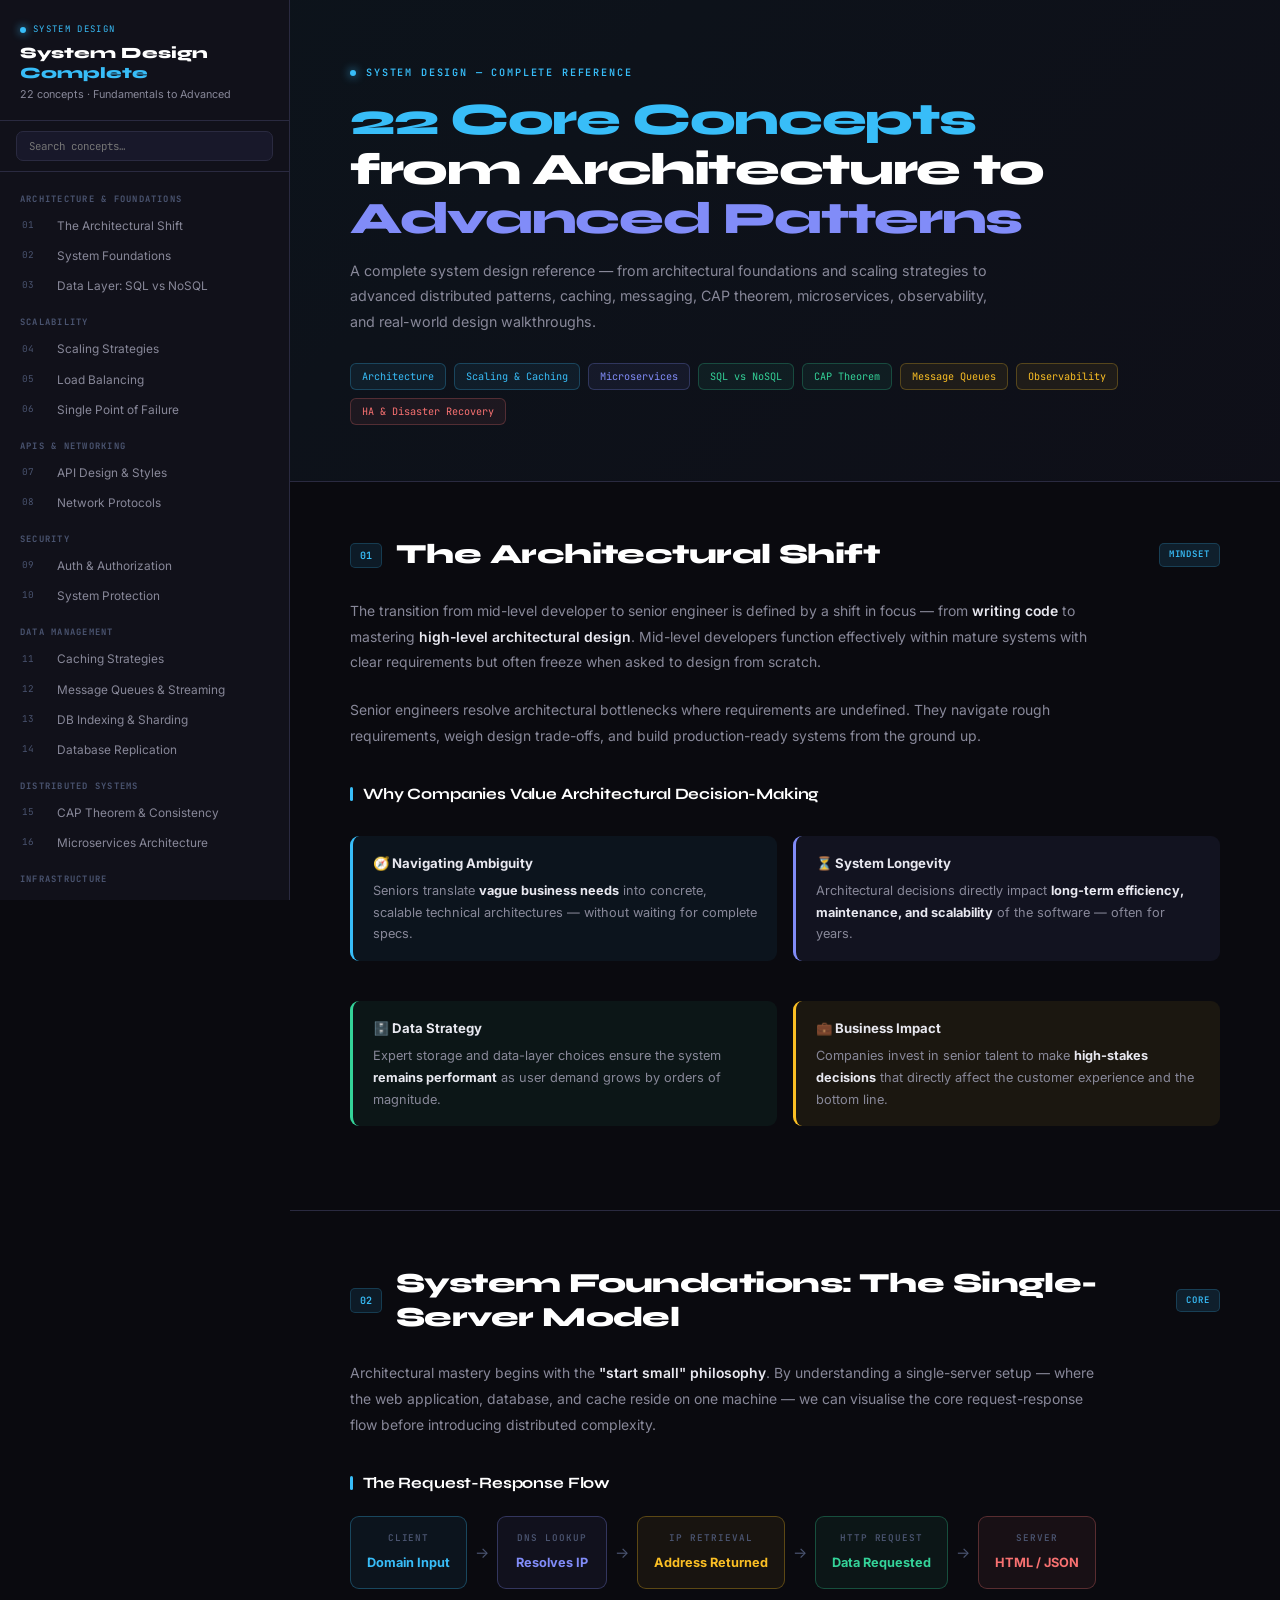
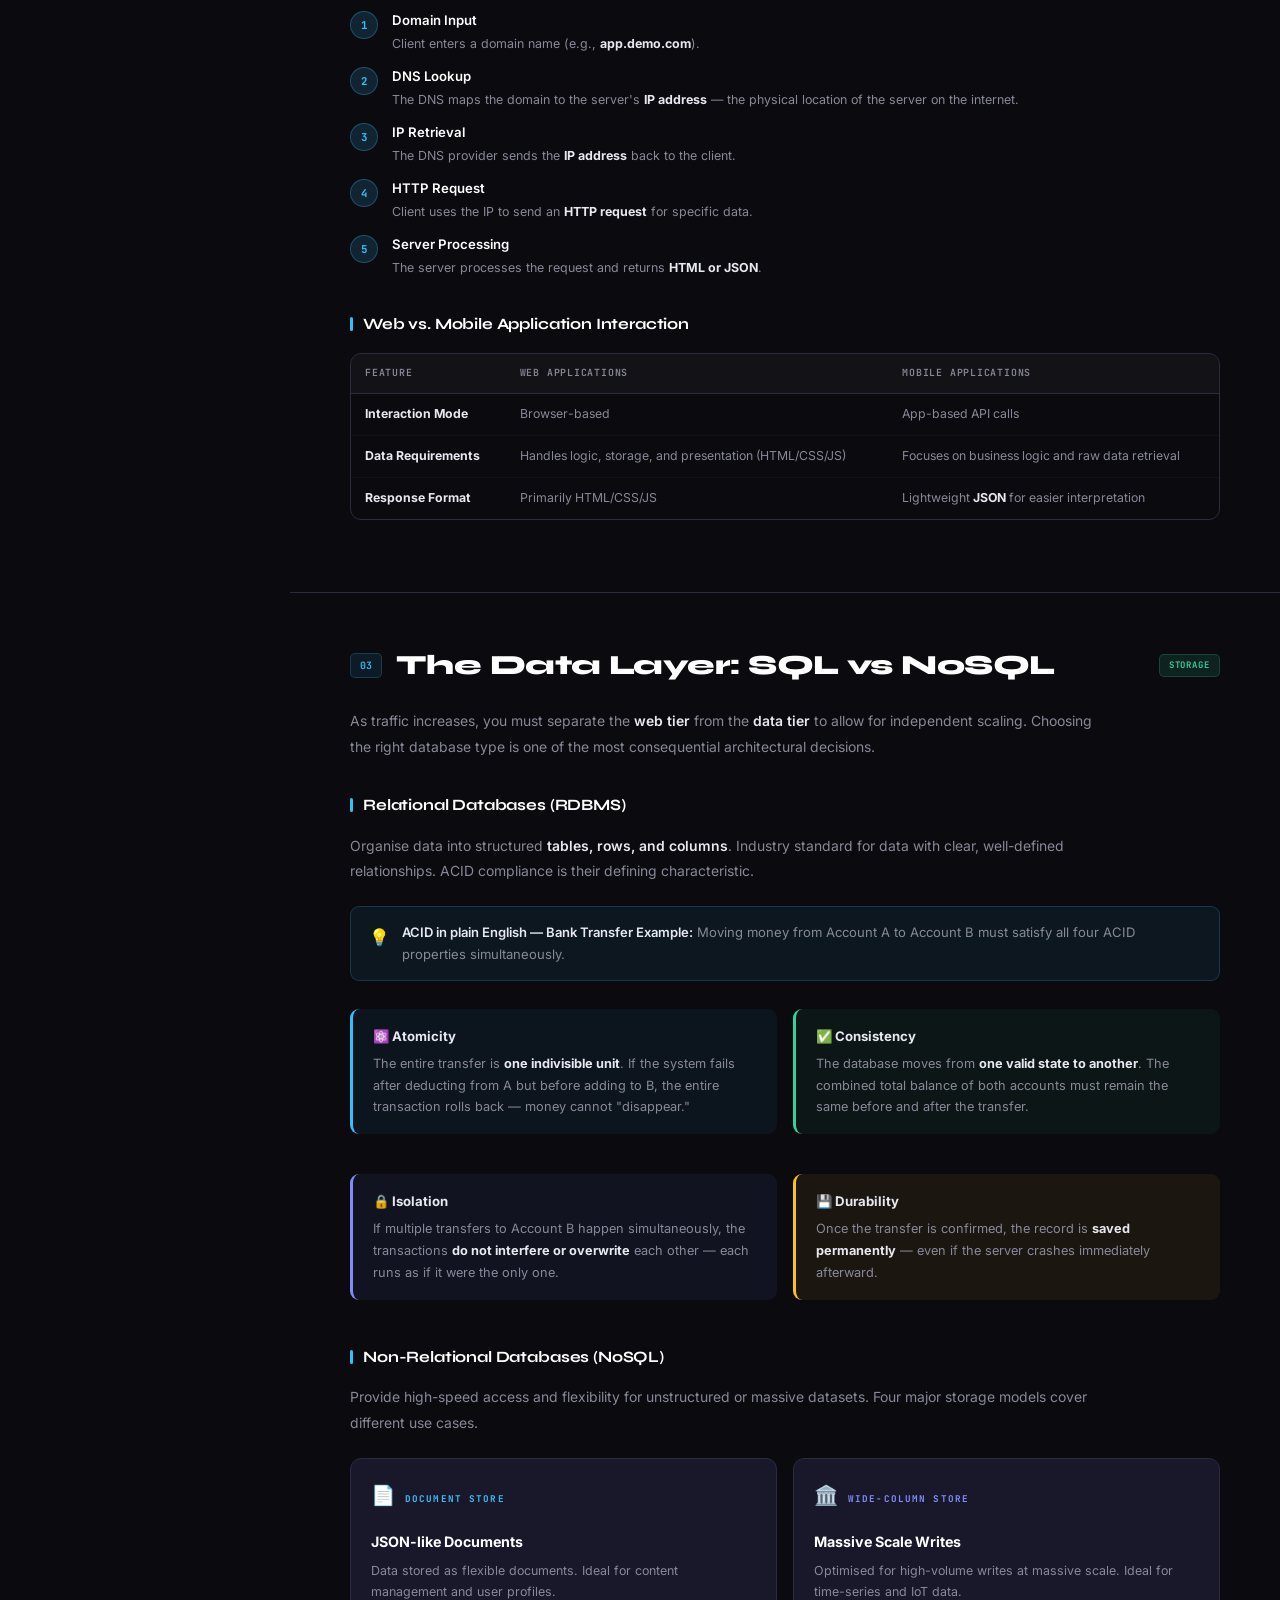
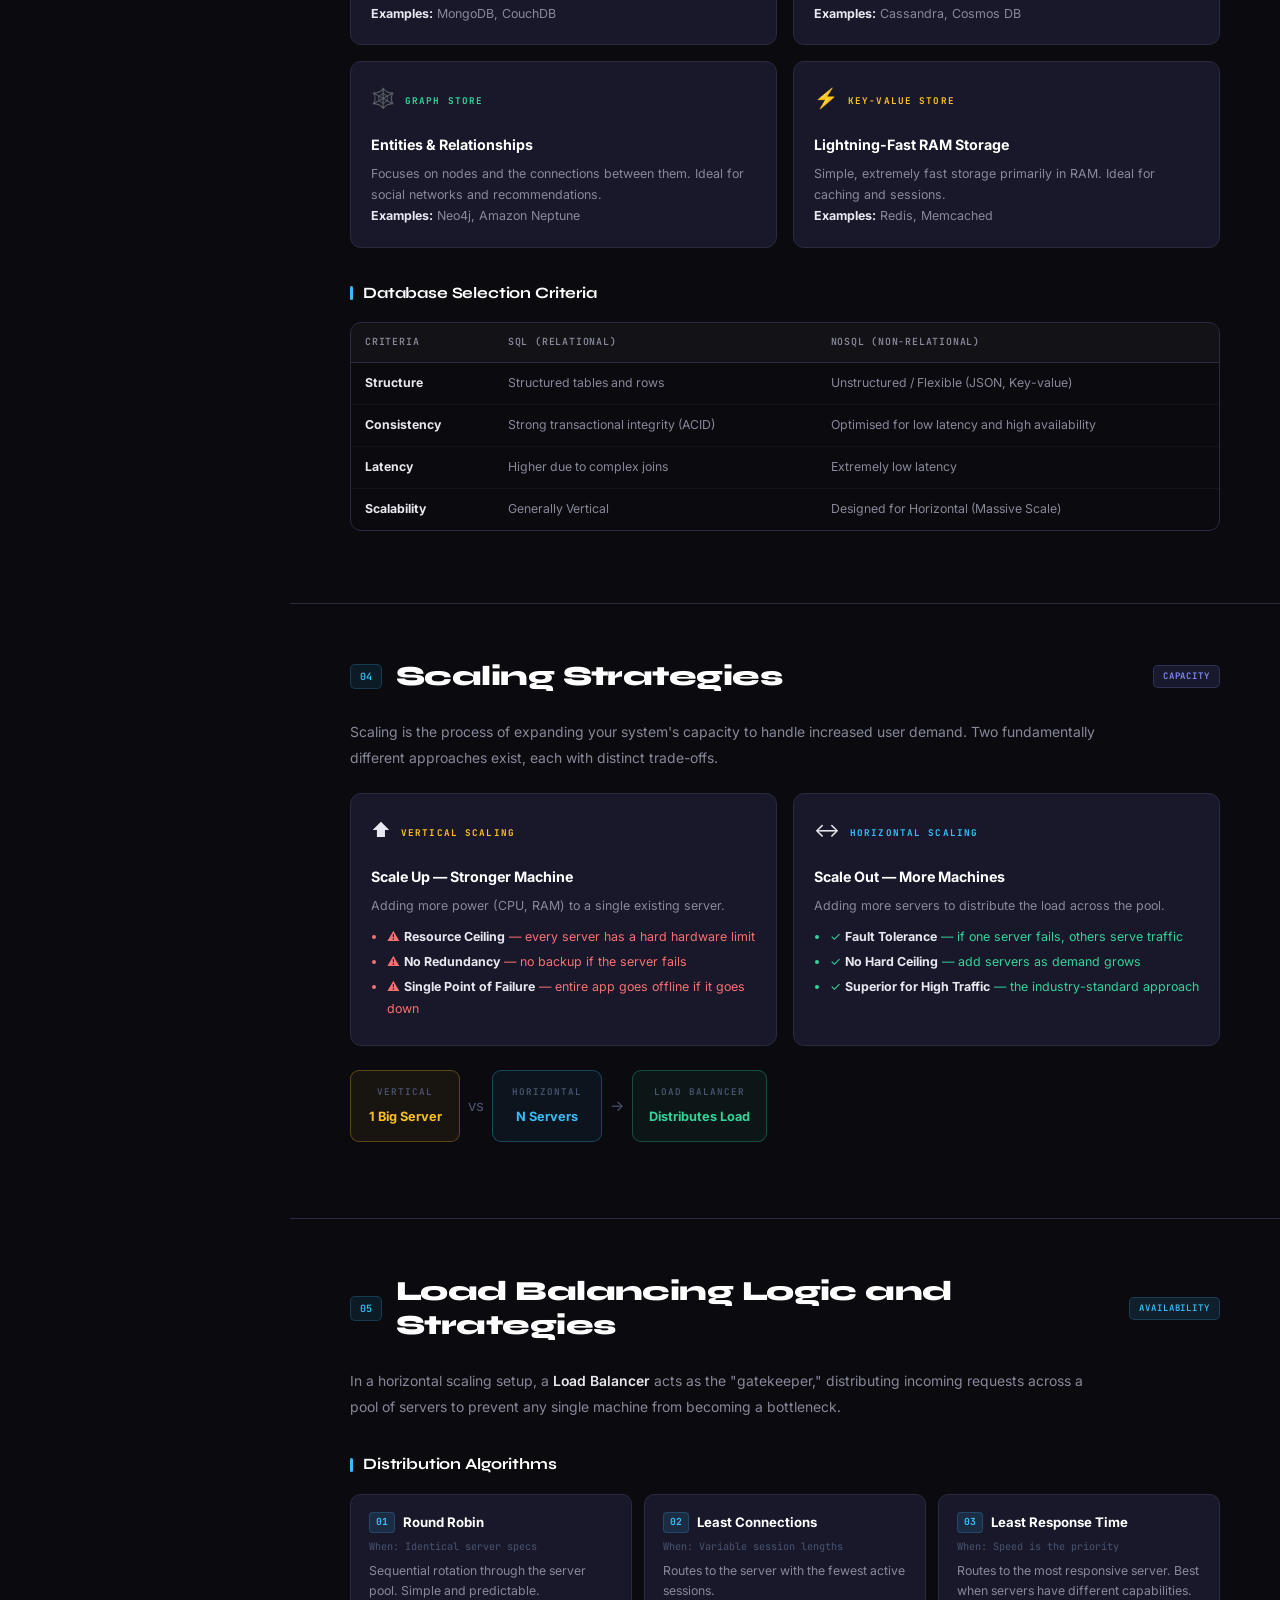
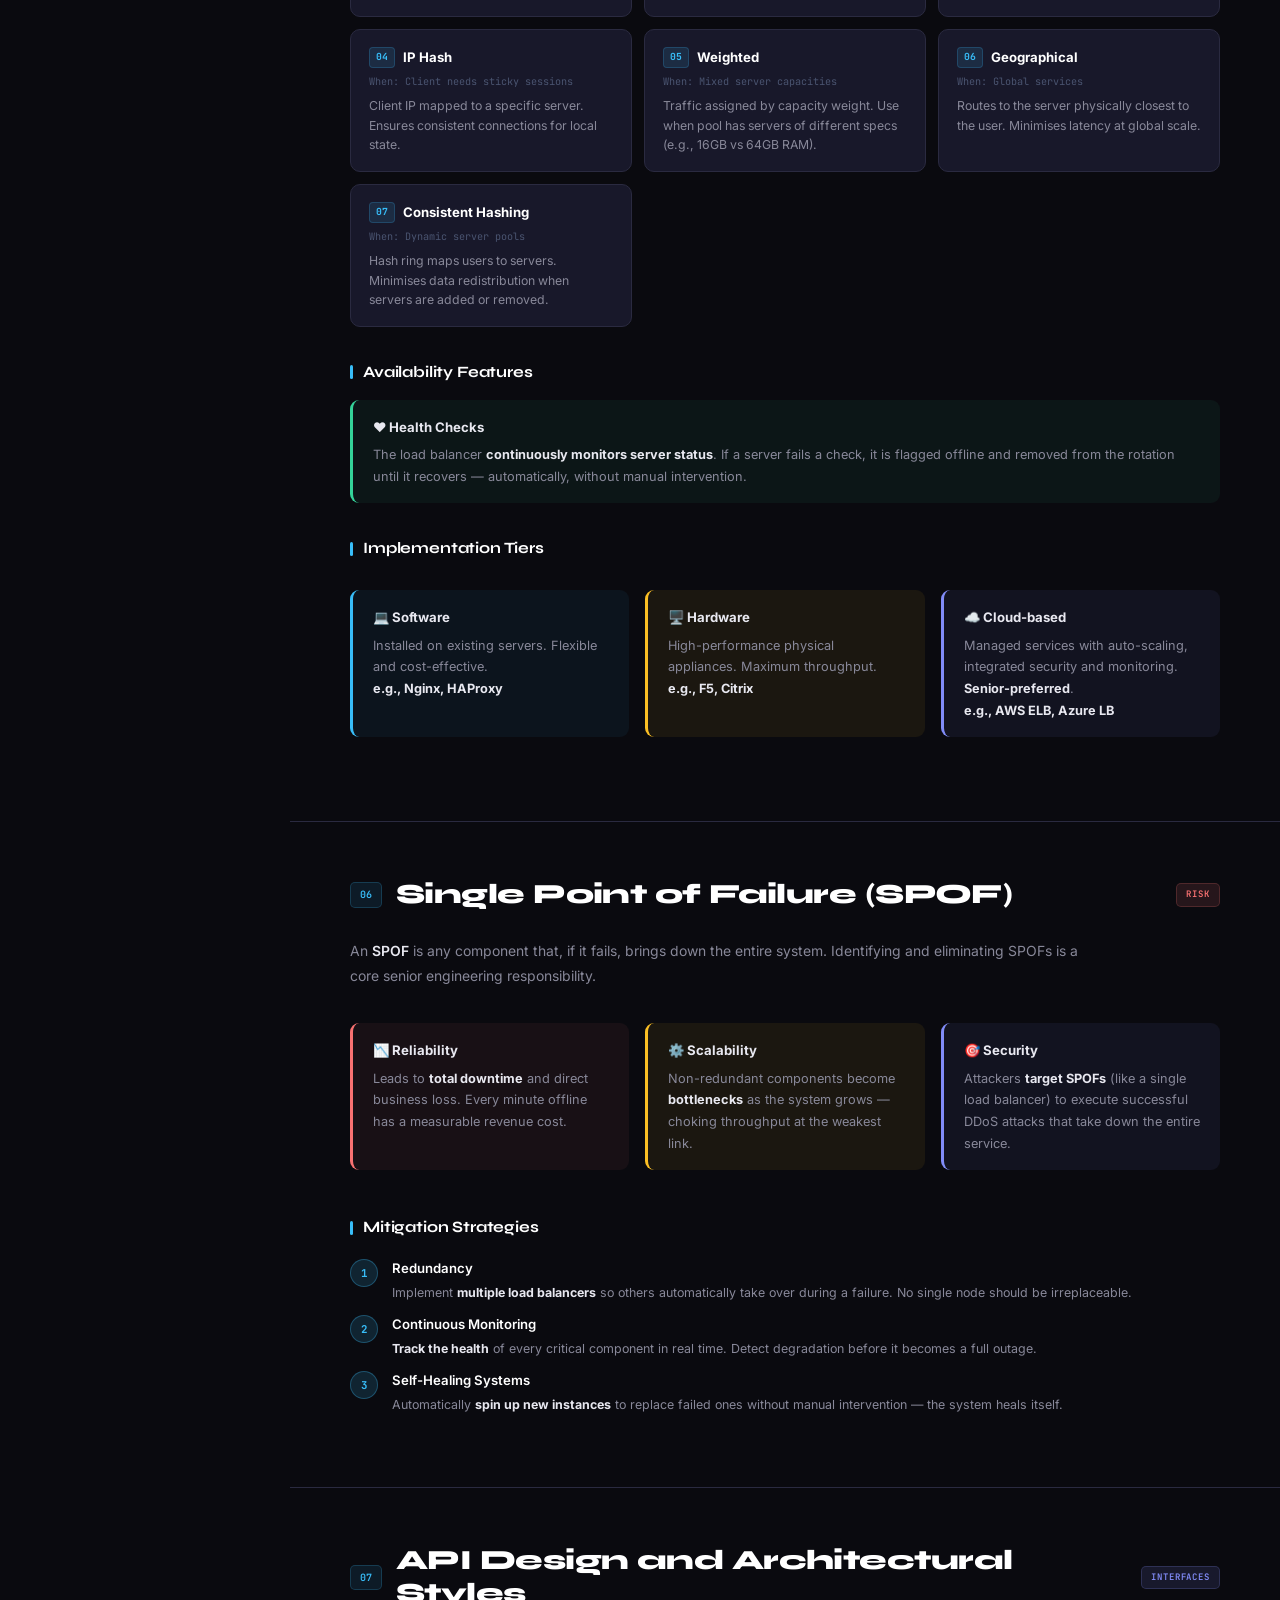
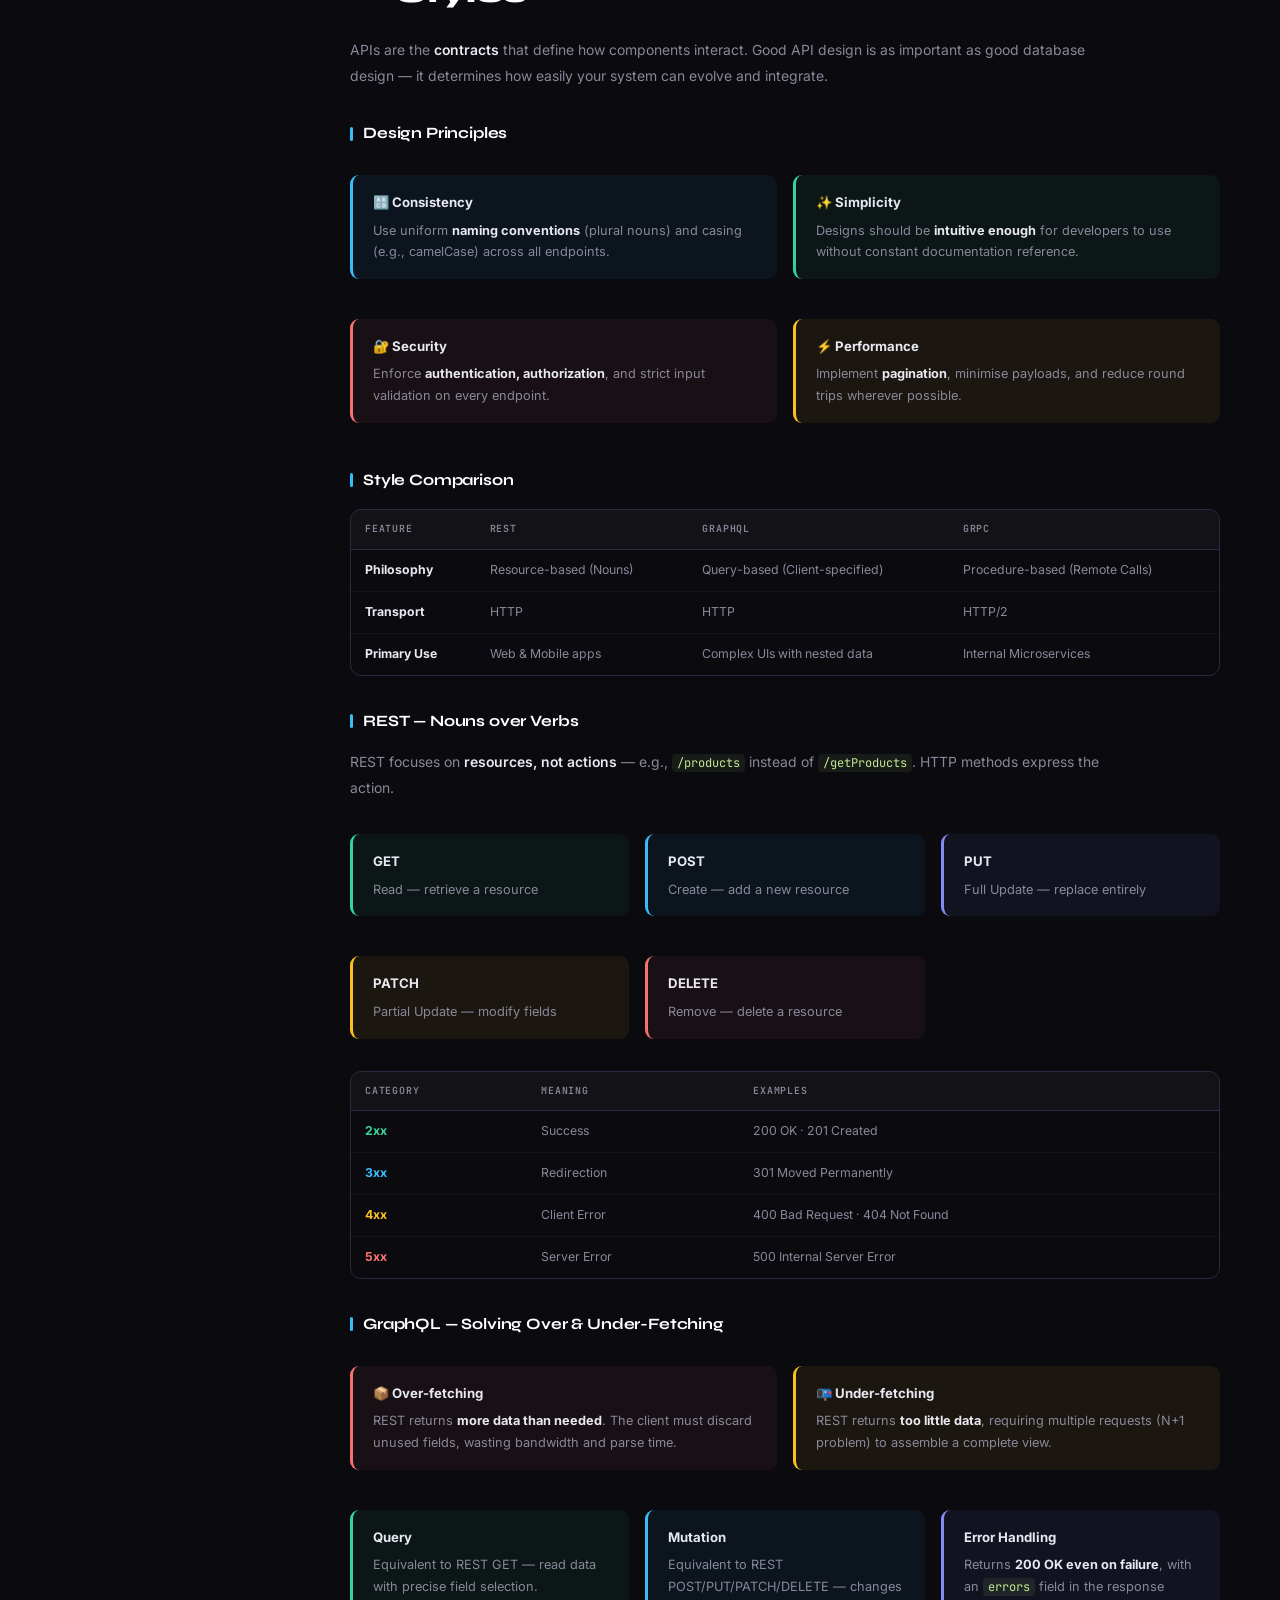
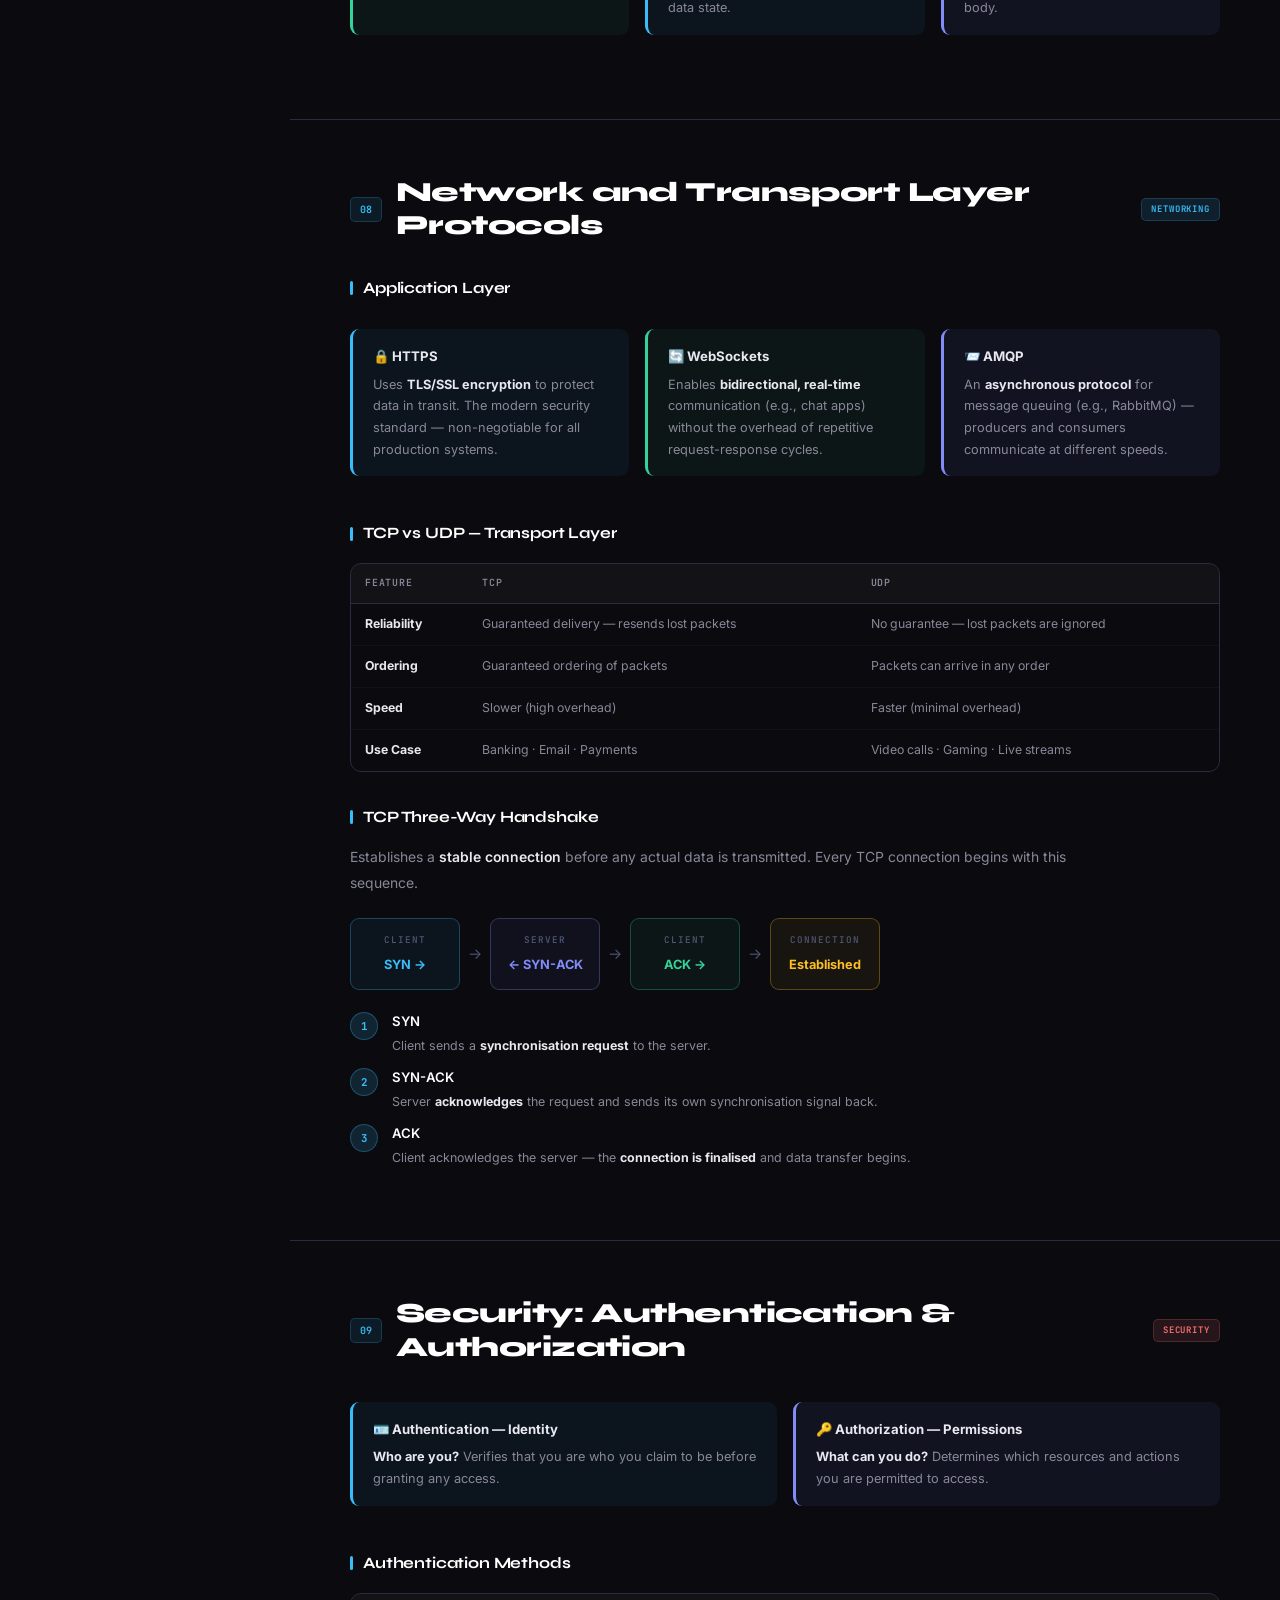
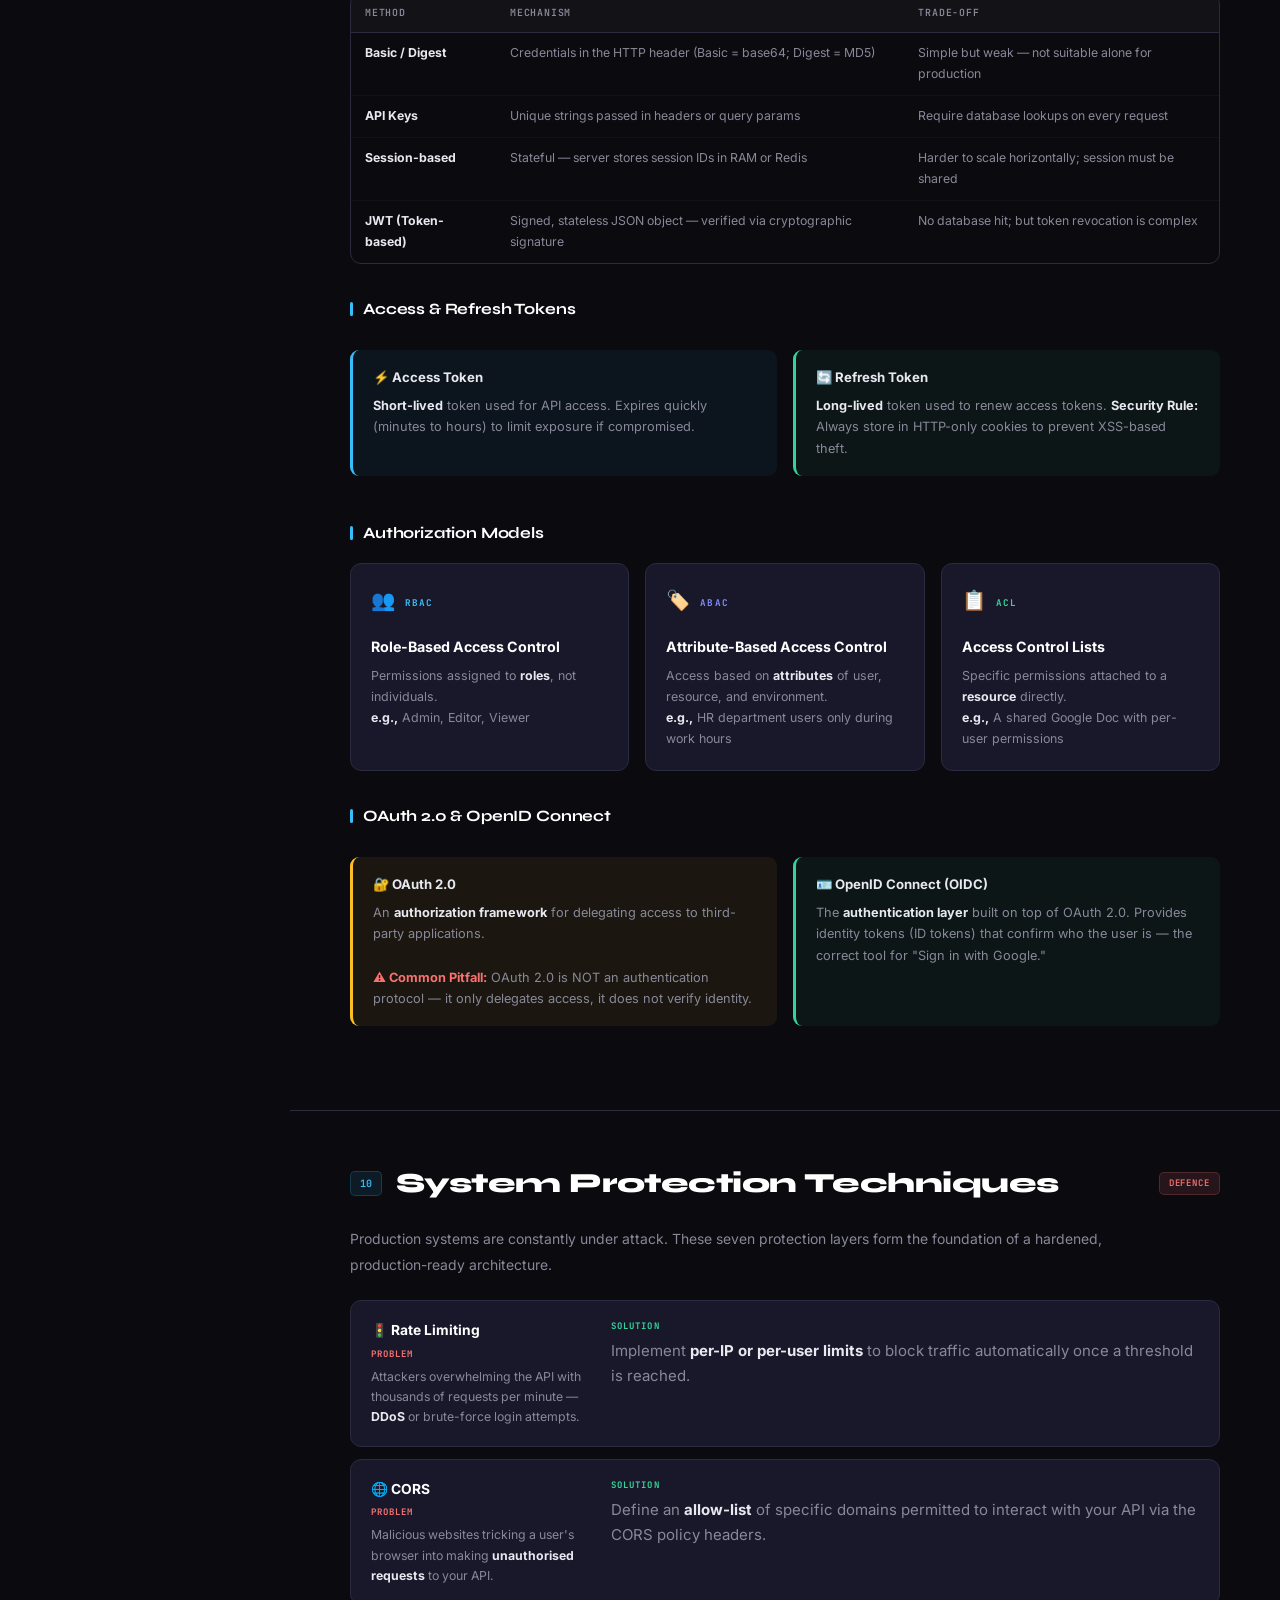
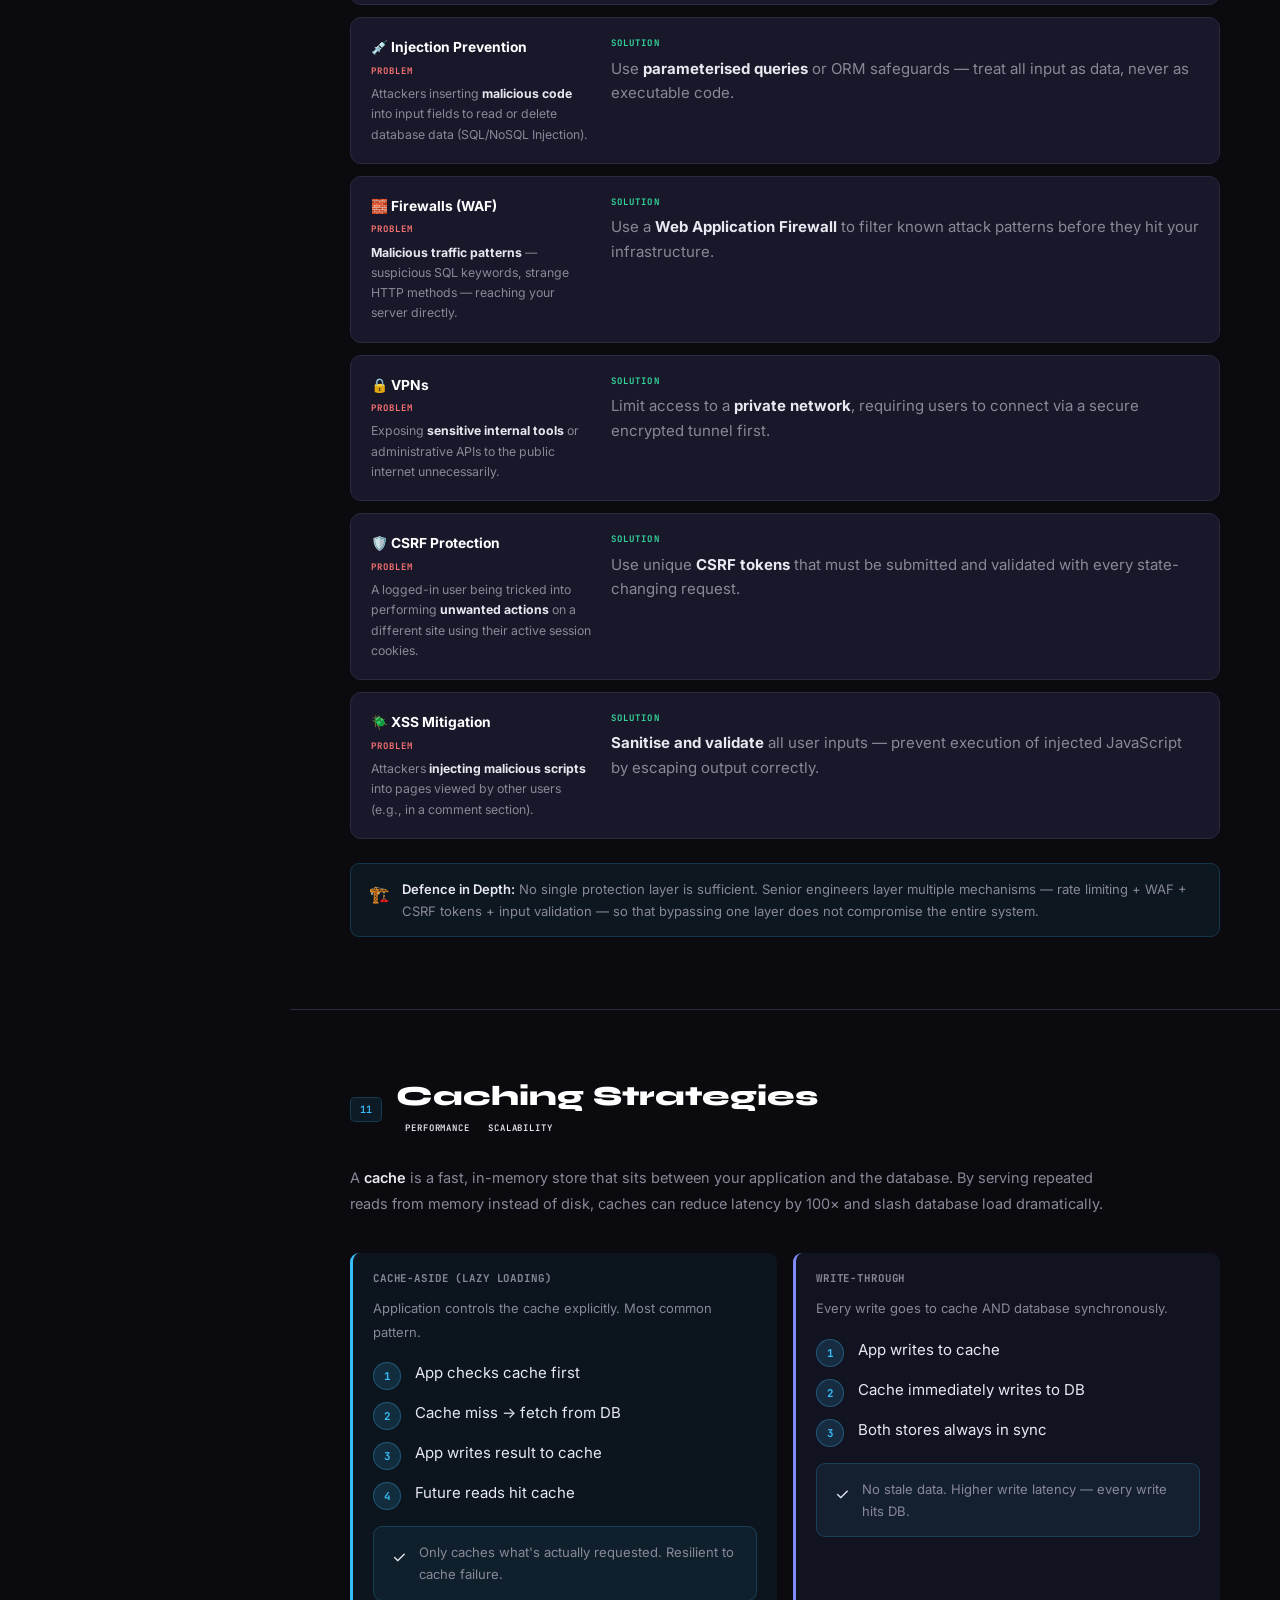
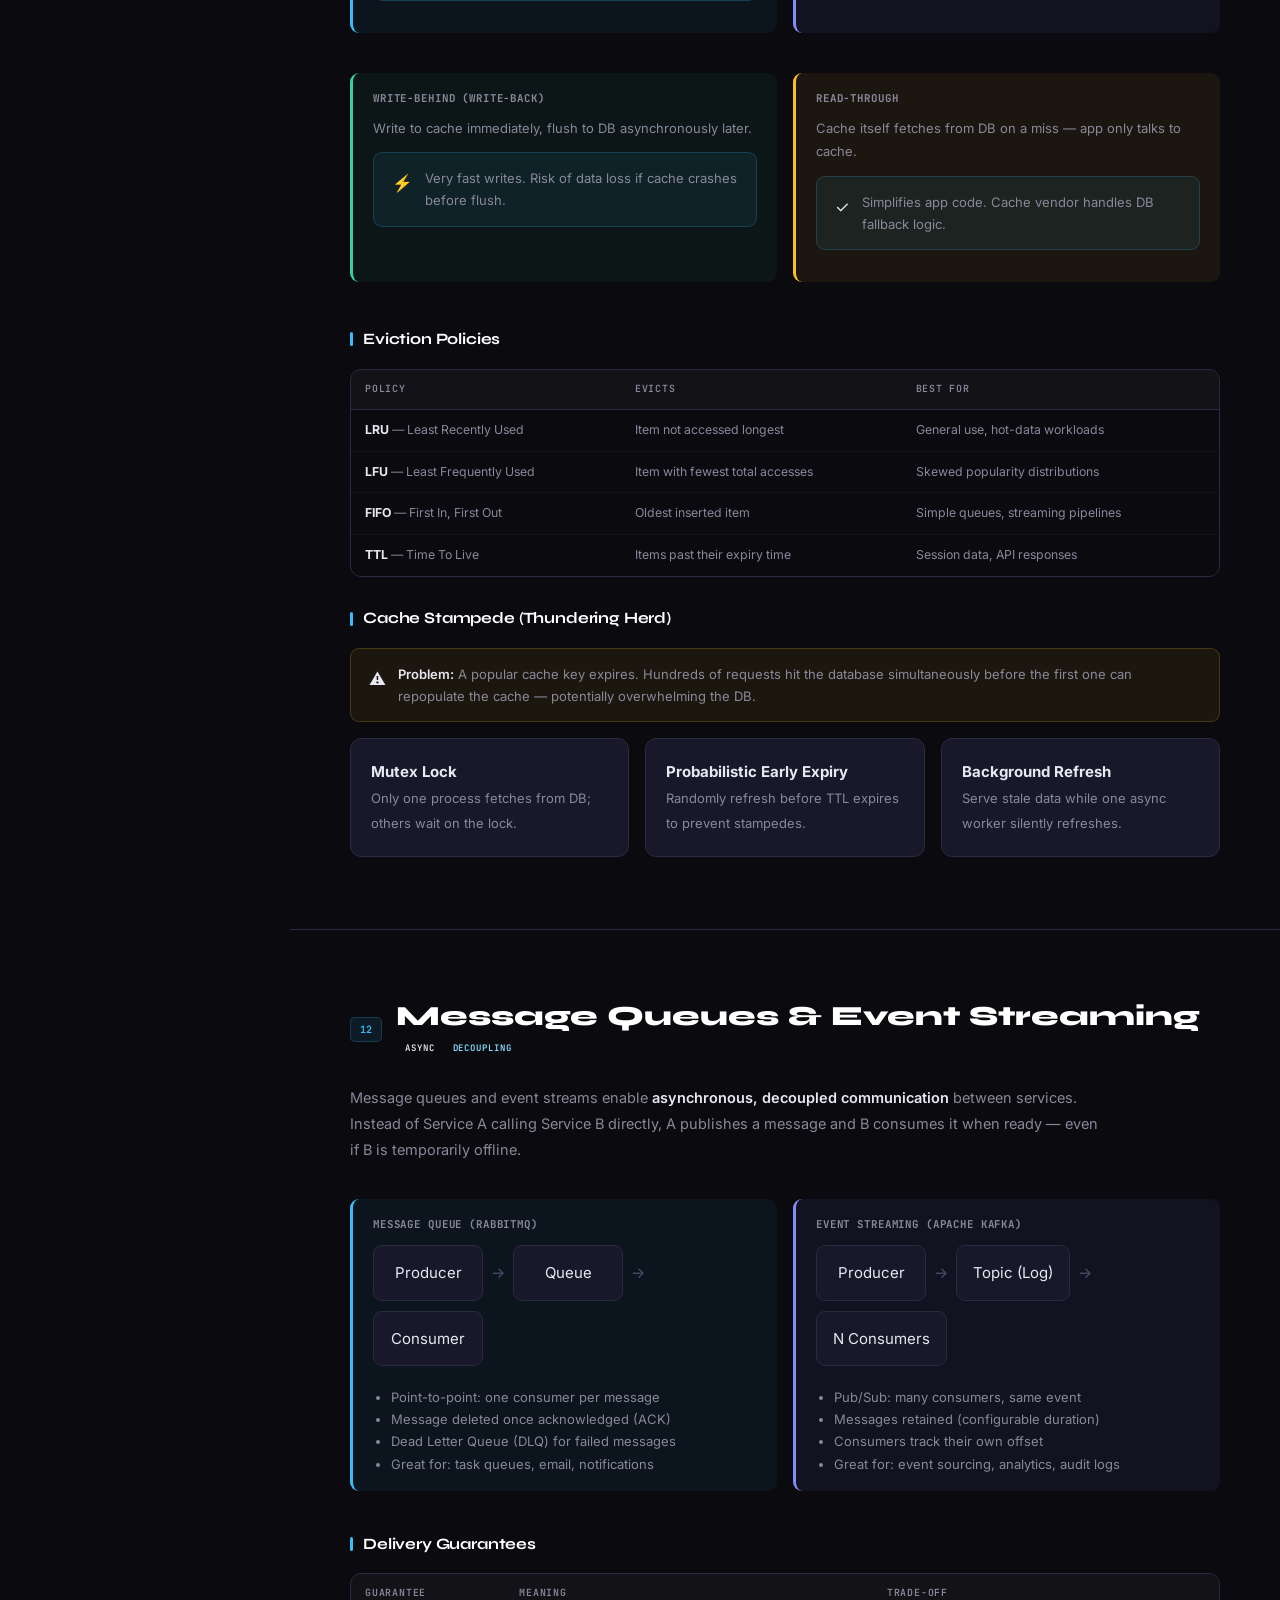
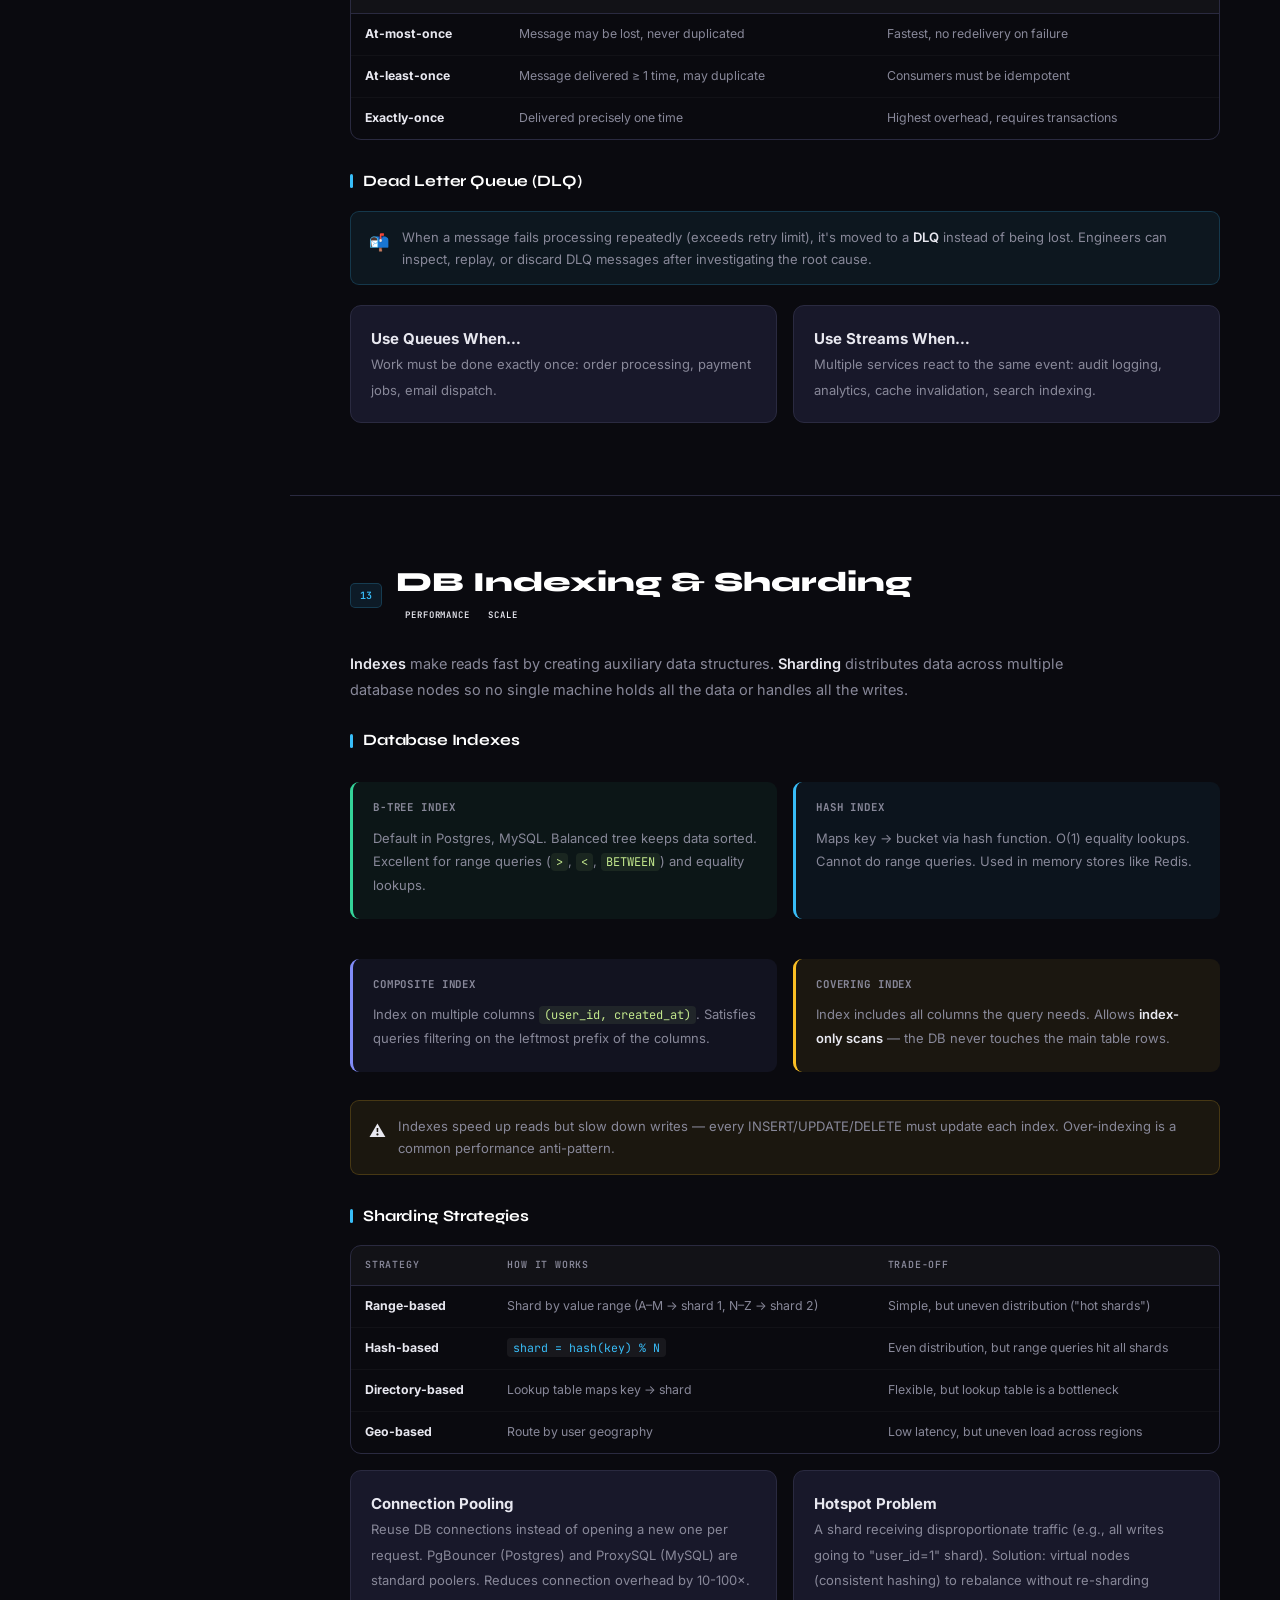
<file: system-design/system-design.html>
<!DOCTYPE html>
<html lang="en">
<head>
<meta charset="UTF-8"/>
<meta name="viewport" content="width=device-width,initial-scale=1.0"/>
<title>System Design Fundamentals — Comprehensive Concept Breakdown</title>
<link rel="stylesheet" href="../shared/shared.css">
<link rel="stylesheet" href="system-design.css">
</head>
<body>

<!-- SIDEBAR -->
<nav id="sidebar">
  <div class="sb-brand">
    <div class="sb-brand-tag">System Design</div>
    <div class="sb-title">System Design <span>Complete</span></div>
    <div class="sb-sub">22 concepts · Fundamentals to Advanced</div>
  </div>
  <div class="sb-search">
    <input type="text" id="sd-search" placeholder="Search concepts…"/>
  </div>
  <div class="sb-nav">
    <div class="sb-group">
      <div class="sb-group-label">Architecture & Foundations</div>
      <a href="#arch-shift"     class="sb-link"><span class="sb-num">01</span>The Architectural Shift</a>
      <a href="#foundations"    class="sb-link"><span class="sb-num">02</span>System Foundations</a>
      <a href="#data-layer"     class="sb-link"><span class="sb-num">03</span>Data Layer: SQL vs NoSQL</a>
    </div>
    <div class="sb-group">
      <div class="sb-group-label">Scalability</div>
      <a href="#scaling"        class="sb-link"><span class="sb-num">04</span>Scaling Strategies</a>
      <a href="#load-balancing" class="sb-link"><span class="sb-num">05</span>Load Balancing</a>
      <a href="#spof"           class="sb-link"><span class="sb-num">06</span>Single Point of Failure</a>
    </div>
    <div class="sb-group">
      <div class="sb-group-label">APIs &amp; Networking</div>
      <a href="#api-design"     class="sb-link"><span class="sb-num">07</span>API Design &amp; Styles</a>
      <a href="#protocols"      class="sb-link"><span class="sb-num">08</span>Network Protocols</a>
    </div>
    <div class="sb-group">
      <div class="sb-group-label">Security</div>
      <a href="#auth"           class="sb-link"><span class="sb-num">09</span>Auth &amp; Authorization</a>
      <a href="#protection"     class="sb-link"><span class="sb-num">10</span>System Protection</a>
    </div>
    <div class="sb-group">
      <div class="sb-group-label">Data Management</div>
      <a href="#caching"        class="sb-link"><span class="sb-num">11</span>Caching Strategies</a>
      <a href="#message-queues" class="sb-link"><span class="sb-num">12</span>Message Queues &amp; Streaming</a>
      <a href="#db-indexing"    class="sb-link"><span class="sb-num">13</span>DB Indexing &amp; Sharding</a>
      <a href="#db-replication" class="sb-link"><span class="sb-num">14</span>Database Replication</a>
    </div>
    <div class="sb-group">
      <div class="sb-group-label">Distributed Systems</div>
      <a href="#cap-theorem"    class="sb-link"><span class="sb-num">15</span>CAP Theorem &amp; Consistency</a>
      <a href="#microservices"  class="sb-link"><span class="sb-num">16</span>Microservices Architecture</a>
    </div>
    <div class="sb-group">
      <div class="sb-group-label">Infrastructure</div>
      <a href="#cdn"            class="sb-link"><span class="sb-num">17</span>Content Delivery Networks</a>
      <a href="#storage"        class="sb-link"><span class="sb-num">18</span>Storage Systems</a>
      <a href="#observability"  class="sb-link"><span class="sb-num">19</span>Monitoring &amp; Observability</a>
    </div>
    <div class="sb-group">
      <div class="sb-group-label">Advanced Patterns</div>
      <a href="#ha-dr"          class="sb-link"><span class="sb-num">20</span>High Availability &amp; DR</a>
      <a href="#patterns"       class="sb-link"><span class="sb-num">21</span>Design Patterns</a>
      <a href="#real-world"     class="sb-link"><span class="sb-num">22</span>Real-World Designs</a>
    </div>
  </div>
</nav>
<button id="mob-btn" onclick="document.getElementById('sidebar').classList.toggle('open')">☰</button>

<div id="main">

<!-- HERO -->
<div id="hero">
  <div class="hero-eyebrow">System Design — Complete Reference</div>
  <h1 class="hero-title">
    <span class="b">22 Core Concepts</span><br/>
    from Architecture to <span class="p">Advanced Patterns</span>
  </h1>
  <p class="hero-desc">A complete system design reference — from architectural foundations and scaling strategies to advanced distributed patterns, caching, messaging, CAP theorem, microservices, observability, and real-world design walkthroughs.</p>
  <div class="chips">
    <span class="chip b">Architecture</span>
    <span class="chip b">Scaling &amp; Caching</span>
    <span class="chip p">Microservices</span>
    <span class="chip g">SQL vs NoSQL</span>
    <span class="chip g">CAP Theorem</span>
    <span class="chip a">Message Queues</span>
    <span class="chip a">Observability</span>
    <span class="chip r">HA &amp; Disaster Recovery</span>
  </div>
</div>

<!-- ═══════════════ 01 THE ARCHITECTURAL SHIFT ═══════════════ -->
<section class="chapter" id="arch-shift">
  <div class="ch-head">
    <span class="ch-num">01</span>
    <h2 class="ch-title">The Architectural Shift</h2>
    <span class="badge badge-b">Mindset</span>
  </div>

  <p class="prose">The transition from mid-level developer to senior engineer is defined by a shift in focus — from <strong>writing code</strong> to mastering <strong>high-level architectural design</strong>. Mid-level developers function effectively within mature systems with clear requirements but often freeze when asked to design from scratch.</p>
  <p class="prose">Senior engineers resolve architectural bottlenecks where requirements are undefined. They navigate rough requirements, weigh design trade-offs, and build production-ready systems from the ground up.</p>

  <h3>Why Companies Value Architectural Decision-Making</h3>
  <div class="g2">
    <div class="box box-b">
      <div class="box-title">🧭 Navigating Ambiguity</div>
      <div class="box-body">Seniors translate <strong>vague business needs</strong> into concrete, scalable technical architectures — without waiting for complete specs.</div>
    </div>
    <div class="box box-p">
      <div class="box-title">⏳ System Longevity</div>
      <div class="box-body">Architectural decisions directly impact <strong>long-term efficiency, maintenance, and scalability</strong> of the software — often for years.</div>
    </div>
    <div class="box box-g">
      <div class="box-title">🗄️ Data Strategy</div>
      <div class="box-body">Expert storage and data-layer choices ensure the system <strong>remains performant</strong> as user demand grows by orders of magnitude.</div>
    </div>
    <div class="box box-a">
      <div class="box-title">💼 Business Impact</div>
      <div class="box-body">Companies invest in senior talent to make <strong>high-stakes decisions</strong> that directly affect the customer experience and the bottom line.</div>
    </div>
  </div>
</section>

<!-- ═══════════════ 02 SYSTEM FOUNDATIONS ═══════════════ -->
<section class="chapter" id="foundations">
  <div class="ch-head">
    <span class="ch-num">02</span>
    <h2 class="ch-title">System Foundations: The Single-Server Model</h2>
    <span class="badge badge-b">Core</span>
  </div>

  <p class="prose">Architectural mastery begins with the <strong>"start small" philosophy</strong>. By understanding a single-server setup — where the web application, database, and cache reside on one machine — we can visualise the core request-response flow before introducing distributed complexity.</p>

  <h3>The Request-Response Flow</h3>
  <div class="flow">
    <div class="fb b"><div class="fb-l">Client</div><div class="fb-n">Domain Input</div></div><div class="fa">→</div>
    <div class="fb p"><div class="fb-l">DNS Lookup</div><div class="fb-n">Resolves IP</div></div><div class="fa">→</div>
    <div class="fb a"><div class="fb-l">IP Retrieval</div><div class="fb-n">Address Returned</div></div><div class="fa">→</div>
    <div class="fb g"><div class="fb-l">HTTP Request</div><div class="fb-n">Data Requested</div></div><div class="fa">→</div>
    <div class="fb r"><div class="fb-l">Server</div><div class="fb-n">HTML / JSON</div></div>
  </div>

  <div class="steps">
    <div class="step"><div class="step-num">1</div><div class="step-body"><div class="step-title">Domain Input</div><div class="step-desc">Client enters a domain name (e.g., <strong>app.demo.com</strong>).</div></div></div>
    <div class="step"><div class="step-num">2</div><div class="step-body"><div class="step-title">DNS Lookup</div><div class="step-desc">The DNS maps the domain to the server's <strong>IP address</strong> — the physical location of the server on the internet.</div></div></div>
    <div class="step"><div class="step-num">3</div><div class="step-body"><div class="step-title">IP Retrieval</div><div class="step-desc">The DNS provider sends the <strong>IP address</strong> back to the client.</div></div></div>
    <div class="step"><div class="step-num">4</div><div class="step-body"><div class="step-title">HTTP Request</div><div class="step-desc">Client uses the IP to send an <strong>HTTP request</strong> for specific data.</div></div></div>
    <div class="step"><div class="step-num">5</div><div class="step-body"><div class="step-title">Server Processing</div><div class="step-desc">The server processes the request and returns <strong>HTML or JSON</strong>.</div></div></div>
  </div>

  <h3>Web vs. Mobile Application Interaction</h3>
  <div class="tbl-wrap">
    <table>
      <thead><tr><th>Feature</th><th>Web Applications</th><th>Mobile Applications</th></tr></thead>
      <tbody>
        <tr><td><strong>Interaction Mode</strong></td><td>Browser-based</td><td>App-based API calls</td></tr>
        <tr><td><strong>Data Requirements</strong></td><td>Handles logic, storage, and presentation (HTML/CSS/JS)</td><td>Focuses on business logic and raw data retrieval</td></tr>
        <tr><td><strong>Response Format</strong></td><td>Primarily HTML/CSS/JS</td><td>Lightweight <strong>JSON</strong> for easier interpretation</td></tr>
      </tbody>
    </table>
  </div>
</section>

<!-- ═══════════════ 03 DATA LAYER ═══════════════ -->
<section class="chapter" id="data-layer">
  <div class="ch-head">
    <span class="ch-num">03</span>
    <h2 class="ch-title">The Data Layer: SQL vs NoSQL</h2>
    <span class="badge badge-g">Storage</span>
  </div>

  <p class="prose">As traffic increases, you must separate the <strong>web tier</strong> from the <strong>data tier</strong> to allow for independent scaling. Choosing the right database type is one of the most consequential architectural decisions.</p>

  <h3>Relational Databases (RDBMS)</h3>
  <p class="prose">Organise data into structured <strong>tables, rows, and columns</strong>. Industry standard for data with clear, well-defined relationships. ACID compliance is their defining characteristic.</p>

  <div class="callout callout-tip">
    <div class="callout-icon">💡</div>
    <p><strong>ACID in plain English — Bank Transfer Example:</strong> Moving money from Account A to Account B must satisfy all four ACID properties simultaneously.</p>
  </div>

  <div class="g2">
    <div class="box box-b">
      <div class="box-title">⚛️ Atomicity</div>
      <div class="box-body">The entire transfer is <strong>one indivisible unit</strong>. If the system fails after deducting from A but before adding to B, the entire transaction rolls back — money cannot "disappear."</div>
    </div>
    <div class="box box-g">
      <div class="box-title">✅ Consistency</div>
      <div class="box-body">The database moves from <strong>one valid state to another</strong>. The combined total balance of both accounts must remain the same before and after the transfer.</div>
    </div>
    <div class="box box-p">
      <div class="box-title">🔒 Isolation</div>
      <div class="box-body">If multiple transfers to Account B happen simultaneously, the transactions <strong>do not interfere or overwrite</strong> each other — each runs as if it were the only one.</div>
    </div>
    <div class="box box-a">
      <div class="box-title">💾 Durability</div>
      <div class="box-body">Once the transfer is confirmed, the record is <strong>saved permanently</strong> — even if the server crashes immediately afterward.</div>
    </div>
  </div>

  <h3>Non-Relational Databases (NoSQL)</h3>
  <p class="prose">Provide high-speed access and flexibility for unstructured or massive datasets. Four major storage models cover different use cases.</p>

  <div class="g2">
    <div class="card">
      <div class="card-head"><div class="card-icon">📄</div><div class="card-label" style="color:var(--sd)">Document Store</div></div>
      <div class="card-title">JSON-like Documents</div>
      <div class="card-body">Data stored as flexible documents. Ideal for content management and user profiles.<br/><strong>Examples:</strong> MongoDB, CouchDB</div>
    </div>
    <div class="card">
      <div class="card-head"><div class="card-icon">🏛️</div><div class="card-label" style="color:var(--sd2)">Wide-Column Store</div></div>
      <div class="card-title">Massive Scale Writes</div>
      <div class="card-body">Optimised for high-volume writes at massive scale. Ideal for time-series and IoT data.<br/><strong>Examples:</strong> Cassandra, Cosmos DB</div>
    </div>
    <div class="card">
      <div class="card-head"><div class="card-icon">🕸️</div><div class="card-label" style="color:var(--emerald)">Graph Store</div></div>
      <div class="card-title">Entities &amp; Relationships</div>
      <div class="card-body">Focuses on nodes and the connections between them. Ideal for social networks and recommendations.<br/><strong>Examples:</strong> Neo4j, Amazon Neptune</div>
    </div>
    <div class="card">
      <div class="card-head"><div class="card-icon">⚡</div><div class="card-label" style="color:var(--amber)">Key-Value Store</div></div>
      <div class="card-title">Lightning-Fast RAM Storage</div>
      <div class="card-body">Simple, extremely fast storage primarily in RAM. Ideal for caching and sessions.<br/><strong>Examples:</strong> Redis, Memcached</div>
    </div>
  </div>

  <h3>Database Selection Criteria</h3>
  <div class="tbl-wrap">
    <table>
      <thead><tr><th>Criteria</th><th>SQL (Relational)</th><th>NoSQL (Non-Relational)</th></tr></thead>
      <tbody>
        <tr><td><strong>Structure</strong></td><td>Structured tables and rows</td><td>Unstructured / Flexible (JSON, Key-value)</td></tr>
        <tr><td><strong>Consistency</strong></td><td>Strong transactional integrity (ACID)</td><td>Optimised for low latency and high availability</td></tr>
        <tr><td><strong>Latency</strong></td><td>Higher due to complex joins</td><td>Extremely low latency</td></tr>
        <tr><td><strong>Scalability</strong></td><td>Generally Vertical</td><td>Designed for Horizontal (Massive Scale)</td></tr>
      </tbody>
    </table>
  </div>
</section>

<!-- ═══════════════ 04 SCALING ═══════════════ -->
<section class="chapter" id="scaling">
  <div class="ch-head">
    <span class="ch-num">04</span>
    <h2 class="ch-title">Scaling Strategies</h2>
    <span class="badge badge-p">Capacity</span>
  </div>

  <p class="prose">Scaling is the process of expanding your system's capacity to handle increased user demand. Two fundamentally different approaches exist, each with distinct trade-offs.</p>

  <div class="g2">
    <div class="card">
      <div class="card-head"><div class="card-icon">⬆️</div><div class="card-label" style="color:var(--amber)">Vertical Scaling</div></div>
      <div class="card-title">Scale Up — Stronger Machine</div>
      <div class="card-body">
        Adding more power (CPU, RAM) to a single existing server.
        <ul style="margin-top:10px;padding-left:16px;">
          <li style="color:var(--red);margin-bottom:4px;">⚠ <strong style="color:var(--text)">Resource Ceiling</strong> — every server has a hard hardware limit</li>
          <li style="color:var(--red);margin-bottom:4px;">⚠ <strong style="color:var(--text)">No Redundancy</strong> — no backup if the server fails</li>
          <li style="color:var(--red);">⚠ <strong style="color:var(--text)">Single Point of Failure</strong> — entire app goes offline if it goes down</li>
        </ul>
      </div>
    </div>
    <div class="card">
      <div class="card-head"><div class="card-icon">↔️</div><div class="card-label" style="color:var(--sd)">Horizontal Scaling</div></div>
      <div class="card-title">Scale Out — More Machines</div>
      <div class="card-body">
        Adding more servers to distribute the load across the pool.
        <ul style="margin-top:10px;padding-left:16px;">
          <li style="color:var(--emerald);margin-bottom:4px;">✓ <strong style="color:var(--text)">Fault Tolerance</strong> — if one server fails, others serve traffic</li>
          <li style="color:var(--emerald);margin-bottom:4px;">✓ <strong style="color:var(--text)">No Hard Ceiling</strong> — add servers as demand grows</li>
          <li style="color:var(--emerald);">✓ <strong style="color:var(--text)">Superior for High Traffic</strong> — the industry-standard approach</li>
        </ul>
      </div>
    </div>
  </div>

  <div class="flow" style="margin-top:24px;">
    <div class="fb a"><div class="fb-l">Vertical</div><div class="fb-n">1 Big Server</div></div><div class="fa">vs</div>
    <div class="fb b"><div class="fb-l">Horizontal</div><div class="fb-n">N Servers</div></div><div class="fa">→</div>
    <div class="fb g"><div class="fb-l">Load Balancer</div><div class="fb-n">Distributes Load</div></div>
  </div>
</section>

<!-- ═══════════════ 05 LOAD BALANCING ═══════════════ -->
<section class="chapter" id="load-balancing">
  <div class="ch-head">
    <span class="ch-num">05</span>
    <h2 class="ch-title">Load Balancing Logic and Strategies</h2>
    <span class="badge badge-b">Availability</span>
  </div>

  <p class="prose">In a horizontal scaling setup, a <strong>Load Balancer</strong> acts as the "gatekeeper," distributing incoming requests across a pool of servers to prevent any single machine from becoming a bottleneck.</p>

  <h3>Distribution Algorithms</h3>
  <div class="algo-grid">
    <div class="algo-card">
      <div class="algo-name"><span class="algo-num">01</span>Round Robin</div>
      <div class="algo-when">When: Identical server specs</div>
      <div class="algo-desc">Sequential rotation through the server pool. Simple and predictable.</div>
    </div>
    <div class="algo-card">
      <div class="algo-name"><span class="algo-num">02</span>Least Connections</div>
      <div class="algo-when">When: Variable session lengths</div>
      <div class="algo-desc">Routes to the server with the fewest active sessions.</div>
    </div>
    <div class="algo-card">
      <div class="algo-name"><span class="algo-num">03</span>Least Response Time</div>
      <div class="algo-when">When: Speed is the priority</div>
      <div class="algo-desc">Routes to the most responsive server. Best when servers have different capabilities.</div>
    </div>
    <div class="algo-card">
      <div class="algo-name"><span class="algo-num">04</span>IP Hash</div>
      <div class="algo-when">When: Client needs sticky sessions</div>
      <div class="algo-desc">Client IP mapped to a specific server. Ensures consistent connections for local state.</div>
    </div>
    <div class="algo-card">
      <div class="algo-name"><span class="algo-num">05</span>Weighted</div>
      <div class="algo-when">When: Mixed server capacities</div>
      <div class="algo-desc">Traffic assigned by capacity weight. Use when pool has servers of different specs (e.g., 16GB vs 64GB RAM).</div>
    </div>
    <div class="algo-card">
      <div class="algo-name"><span class="algo-num">06</span>Geographical</div>
      <div class="algo-when">When: Global services</div>
      <div class="algo-desc">Routes to the server physically closest to the user. Minimises latency at global scale.</div>
    </div>
    <div class="algo-card">
      <div class="algo-name"><span class="algo-num">07</span>Consistent Hashing</div>
      <div class="algo-when">When: Dynamic server pools</div>
      <div class="algo-desc">Hash ring maps users to servers. Minimises data redistribution when servers are added or removed.</div>
    </div>
  </div>

  <h3>Availability Features</h3>
  <div class="box box-g">
    <div class="box-title">❤️ Health Checks</div>
    <div class="box-body">The load balancer <strong>continuously monitors server status</strong>. If a server fails a check, it is flagged offline and removed from the rotation until it recovers — automatically, without manual intervention.</div>
  </div>

  <h3>Implementation Tiers</h3>
  <div class="g3">
    <div class="box box-b">
      <div class="box-title">💻 Software</div>
      <div class="box-body">Installed on existing servers. Flexible and cost-effective.<br/><strong>e.g., Nginx, HAProxy</strong></div>
    </div>
    <div class="box box-a">
      <div class="box-title">🖥️ Hardware</div>
      <div class="box-body">High-performance physical appliances. Maximum throughput.<br/><strong>e.g., F5, Citrix</strong></div>
    </div>
    <div class="box box-p">
      <div class="box-title">☁️ Cloud-based</div>
      <div class="box-body">Managed services with auto-scaling, integrated security and monitoring. <strong>Senior-preferred</strong>.<br/><strong>e.g., AWS ELB, Azure LB</strong></div>
    </div>
  </div>
</section>

<!-- ═══════════════ 06 SPOF ═══════════════ -->
<section class="chapter" id="spof">
  <div class="ch-head">
    <span class="ch-num">06</span>
    <h2 class="ch-title">Single Point of Failure (SPOF)</h2>
    <span class="badge badge-r">Risk</span>
  </div>

  <p class="prose">An <strong>SPOF</strong> is any component that, if it fails, brings down the entire system. Identifying and eliminating SPOFs is a core senior engineering responsibility.</p>

  <div class="g3">
    <div class="box box-r">
      <div class="box-title">📉 Reliability</div>
      <div class="box-body">Leads to <strong>total downtime</strong> and direct business loss. Every minute offline has a measurable revenue cost.</div>
    </div>
    <div class="box box-a">
      <div class="box-title">⚙️ Scalability</div>
      <div class="box-body">Non-redundant components become <strong>bottlenecks</strong> as the system grows — choking throughput at the weakest link.</div>
    </div>
    <div class="box box-p">
      <div class="box-title">🎯 Security</div>
      <div class="box-body">Attackers <strong>target SPOFs</strong> (like a single load balancer) to execute successful DDoS attacks that take down the entire service.</div>
    </div>
  </div>

  <h3>Mitigation Strategies</h3>
  <div class="steps">
    <div class="step">
      <div class="step-num">1</div>
      <div class="step-body">
        <div class="step-title">Redundancy</div>
        <div class="step-desc">Implement <strong>multiple load balancers</strong> so others automatically take over during a failure. No single node should be irreplaceable.</div>
      </div>
    </div>
    <div class="step">
      <div class="step-num">2</div>
      <div class="step-body">
        <div class="step-title">Continuous Monitoring</div>
        <div class="step-desc"><strong>Track the health</strong> of every critical component in real time. Detect degradation before it becomes a full outage.</div>
      </div>
    </div>
    <div class="step">
      <div class="step-num">3</div>
      <div class="step-body">
        <div class="step-title">Self-Healing Systems</div>
        <div class="step-desc">Automatically <strong>spin up new instances</strong> to replace failed ones without manual intervention — the system heals itself.</div>
      </div>
    </div>
  </div>
</section>

<!-- ═══════════════ 07 API DESIGN ═══════════════ -->
<section class="chapter" id="api-design">
  <div class="ch-head">
    <span class="ch-num">07</span>
    <h2 class="ch-title">API Design and Architectural Styles</h2>
    <span class="badge badge-p">Interfaces</span>
  </div>

  <p class="prose">APIs are the <strong>contracts</strong> that define how components interact. Good API design is as important as good database design — it determines how easily your system can evolve and integrate.</p>

  <h3>Design Principles</h3>
  <div class="g2">
    <div class="box box-b"><div class="box-title">🔠 Consistency</div><div class="box-body">Use uniform <strong>naming conventions</strong> (plural nouns) and casing (e.g., camelCase) across all endpoints.</div></div>
    <div class="box box-g"><div class="box-title">✨ Simplicity</div><div class="box-body">Designs should be <strong>intuitive enough</strong> for developers to use without constant documentation reference.</div></div>
    <div class="box box-r"><div class="box-title">🔐 Security</div><div class="box-body">Enforce <strong>authentication, authorization</strong>, and strict input validation on every endpoint.</div></div>
    <div class="box box-a"><div class="box-title">⚡ Performance</div><div class="box-body">Implement <strong>pagination</strong>, minimise payloads, and reduce round trips wherever possible.</div></div>
  </div>

  <h3>Style Comparison</h3>
  <div class="tbl-wrap">
    <table>
      <thead><tr><th>Feature</th><th>REST</th><th>GraphQL</th><th>gRPC</th></tr></thead>
      <tbody>
        <tr><td><strong>Philosophy</strong></td><td>Resource-based (Nouns)</td><td>Query-based (Client-specified)</td><td>Procedure-based (Remote Calls)</td></tr>
        <tr><td><strong>Transport</strong></td><td>HTTP</td><td>HTTP</td><td>HTTP/2</td></tr>
        <tr><td><strong>Primary Use</strong></td><td>Web &amp; Mobile apps</td><td>Complex UIs with nested data</td><td>Internal Microservices</td></tr>
      </tbody>
    </table>
  </div>

  <h3>REST — Nouns over Verbs</h3>
  <p class="prose">REST focuses on <strong>resources, not actions</strong> — e.g., <code>/products</code> instead of <code>/getProducts</code>. HTTP methods express the action.</p>
  <div class="g3" style="margin-bottom:20px;">
    <div class="box box-g"><div class="box-title">GET</div><div class="box-body">Read — retrieve a resource</div></div>
    <div class="box box-b"><div class="box-title">POST</div><div class="box-body">Create — add a new resource</div></div>
    <div class="box box-p"><div class="box-title">PUT</div><div class="box-body">Full Update — replace entirely</div></div>
    <div class="box box-a"><div class="box-title">PATCH</div><div class="box-body">Partial Update — modify fields</div></div>
    <div class="box box-r"><div class="box-title">DELETE</div><div class="box-body">Remove — delete a resource</div></div>
  </div>

  <div class="tbl-wrap">
    <table>
      <thead><tr><th>Category</th><th>Meaning</th><th>Examples</th></tr></thead>
      <tbody>
        <tr><td><strong style="color:var(--emerald)">2xx</strong></td><td>Success</td><td>200 OK · 201 Created</td></tr>
        <tr><td><strong style="color:var(--sd)">3xx</strong></td><td>Redirection</td><td>301 Moved Permanently</td></tr>
        <tr><td><strong style="color:var(--amber)">4xx</strong></td><td>Client Error</td><td>400 Bad Request · 404 Not Found</td></tr>
        <tr><td><strong style="color:var(--red)">5xx</strong></td><td>Server Error</td><td>500 Internal Server Error</td></tr>
      </tbody>
    </table>
  </div>

  <h3>GraphQL — Solving Over &amp; Under-Fetching</h3>
  <div class="g2">
    <div class="box box-r">
      <div class="box-title">📦 Over-fetching</div>
      <div class="box-body">REST returns <strong>more data than needed</strong>. The client must discard unused fields, wasting bandwidth and parse time.</div>
    </div>
    <div class="box box-a">
      <div class="box-title">📭 Under-fetching</div>
      <div class="box-body">REST returns <strong>too little data</strong>, requiring multiple requests (N+1 problem) to assemble a complete view.</div>
    </div>
  </div>
  <div class="g3" style="margin-top:12px;">
    <div class="box box-g"><div class="box-title">Query</div><div class="box-body">Equivalent to REST GET — read data with precise field selection.</div></div>
    <div class="box box-b"><div class="box-title">Mutation</div><div class="box-body">Equivalent to REST POST/PUT/PATCH/DELETE — changes data state.</div></div>
    <div class="box box-p"><div class="box-title">Error Handling</div><div class="box-body">Returns <strong>200 OK even on failure</strong>, with an <code>errors</code> field in the response body.</div></div>
  </div>
</section>

<!-- ═══════════════ 08 PROTOCOLS ═══════════════ -->
<section class="chapter" id="protocols">
  <div class="ch-head">
    <span class="ch-num">08</span>
    <h2 class="ch-title">Network and Transport Layer Protocols</h2>
    <span class="badge badge-b">Networking</span>
  </div>

  <h3>Application Layer</h3>
  <div class="g3">
    <div class="box box-b">
      <div class="box-title">🔒 HTTPS</div>
      <div class="box-body">Uses <strong>TLS/SSL encryption</strong> to protect data in transit. The modern security standard — non-negotiable for all production systems.</div>
    </div>
    <div class="box box-g">
      <div class="box-title">🔄 WebSockets</div>
      <div class="box-body">Enables <strong>bidirectional, real-time</strong> communication (e.g., chat apps) without the overhead of repetitive request-response cycles.</div>
    </div>
    <div class="box box-p">
      <div class="box-title">📨 AMQP</div>
      <div class="box-body">An <strong>asynchronous protocol</strong> for message queuing (e.g., RabbitMQ) — producers and consumers communicate at different speeds.</div>
    </div>
  </div>

  <h3>TCP vs UDP — Transport Layer</h3>
  <div class="tbl-wrap">
    <table>
      <thead><tr><th>Feature</th><th>TCP</th><th>UDP</th></tr></thead>
      <tbody>
        <tr><td><strong>Reliability</strong></td><td>Guaranteed delivery — resends lost packets</td><td>No guarantee — lost packets are ignored</td></tr>
        <tr><td><strong>Ordering</strong></td><td>Guaranteed ordering of packets</td><td>Packets can arrive in any order</td></tr>
        <tr><td><strong>Speed</strong></td><td>Slower (high overhead)</td><td>Faster (minimal overhead)</td></tr>
        <tr><td><strong>Use Case</strong></td><td>Banking · Email · Payments</td><td>Video calls · Gaming · Live streams</td></tr>
      </tbody>
    </table>
  </div>

  <h3>TCP Three-Way Handshake</h3>
  <p class="prose">Establishes a <strong>stable connection</strong> before any actual data is transmitted. Every TCP connection begins with this sequence.</p>
  <div class="flow">
    <div class="fb b"><div class="fb-l">Client</div><div class="fb-n">SYN →</div></div><div class="fa">→</div>
    <div class="fb p"><div class="fb-l">Server</div><div class="fb-n">← SYN-ACK</div></div><div class="fa">→</div>
    <div class="fb g"><div class="fb-l">Client</div><div class="fb-n">ACK →</div></div><div class="fa">→</div>
    <div class="fb a"><div class="fb-l">Connection</div><div class="fb-n">Established</div></div>
  </div>
  <div class="steps" style="margin-top:16px;">
    <div class="step"><div class="step-num">1</div><div class="step-body"><div class="step-title">SYN</div><div class="step-desc">Client sends a <strong>synchronisation request</strong> to the server.</div></div></div>
    <div class="step"><div class="step-num">2</div><div class="step-body"><div class="step-title">SYN-ACK</div><div class="step-desc">Server <strong>acknowledges</strong> the request and sends its own synchronisation signal back.</div></div></div>
    <div class="step"><div class="step-num">3</div><div class="step-body"><div class="step-title">ACK</div><div class="step-desc">Client acknowledges the server — the <strong>connection is finalised</strong> and data transfer begins.</div></div></div>
  </div>
</section>

<!-- ═══════════════ 09 AUTH ═══════════════ -->
<section class="chapter" id="auth">
  <div class="ch-head">
    <span class="ch-num">09</span>
    <h2 class="ch-title">Security: Authentication &amp; Authorization</h2>
    <span class="badge badge-r">Security</span>
  </div>

  <div class="g2" style="margin-bottom:28px;">
    <div class="box box-b"><div class="box-title">🪪 Authentication — Identity</div><div class="box-body"><strong>Who are you?</strong> Verifies that you are who you claim to be before granting any access.</div></div>
    <div class="box box-p"><div class="box-title">🔑 Authorization — Permissions</div><div class="box-body"><strong>What can you do?</strong> Determines which resources and actions you are permitted to access.</div></div>
  </div>

  <h3>Authentication Methods</h3>
  <div class="tbl-wrap">
    <table>
      <thead><tr><th>Method</th><th>Mechanism</th><th>Trade-off</th></tr></thead>
      <tbody>
        <tr><td><strong>Basic / Digest</strong></td><td>Credentials in the HTTP header (Basic = base64; Digest = MD5)</td><td>Simple but weak — not suitable alone for production</td></tr>
        <tr><td><strong>API Keys</strong></td><td>Unique strings passed in headers or query params</td><td>Require database lookups on every request</td></tr>
        <tr><td><strong>Session-based</strong></td><td>Stateful — server stores session IDs in RAM or Redis</td><td>Harder to scale horizontally; session must be shared</td></tr>
        <tr><td><strong>JWT (Token-based)</strong></td><td>Signed, stateless JSON object — verified via cryptographic signature</td><td>No database hit; but token revocation is complex</td></tr>
      </tbody>
    </table>
  </div>

  <h3>Access &amp; Refresh Tokens</h3>
  <div class="g2">
    <div class="box box-b">
      <div class="box-title">⚡ Access Token</div>
      <div class="box-body"><strong>Short-lived</strong> token used for API access. Expires quickly (minutes to hours) to limit exposure if compromised.</div>
    </div>
    <div class="box box-g">
      <div class="box-title">🔄 Refresh Token</div>
      <div class="box-body"><strong>Long-lived</strong> token used to renew access tokens. <strong>Security Rule:</strong> Always store in HTTP-only cookies to prevent XSS-based theft.</div>
    </div>
  </div>

  <h3>Authorization Models</h3>
  <div class="g3">
    <div class="card">
      <div class="card-head"><div class="card-icon">👥</div><div class="card-label" style="color:var(--sd)">RBAC</div></div>
      <div class="card-title">Role-Based Access Control</div>
      <div class="card-body">Permissions assigned to <strong>roles</strong>, not individuals.<br/><strong>e.g.,</strong> Admin, Editor, Viewer</div>
    </div>
    <div class="card">
      <div class="card-head"><div class="card-icon">🏷️</div><div class="card-label" style="color:var(--sd2)">ABAC</div></div>
      <div class="card-title">Attribute-Based Access Control</div>
      <div class="card-body">Access based on <strong>attributes</strong> of user, resource, and environment.<br/><strong>e.g.,</strong> HR department users only during work hours</div>
    </div>
    <div class="card">
      <div class="card-head"><div class="card-icon">📋</div><div class="card-label" style="color:var(--emerald)">ACL</div></div>
      <div class="card-title">Access Control Lists</div>
      <div class="card-body">Specific permissions attached to a <strong>resource</strong> directly.<br/><strong>e.g.,</strong> A shared Google Doc with per-user permissions</div>
    </div>
  </div>

  <h3>OAuth 2.0 &amp; OpenID Connect</h3>
  <div class="g2">
    <div class="box box-a">
      <div class="box-title">🔐 OAuth 2.0</div>
      <div class="box-body">An <strong>authorization framework</strong> for delegating access to third-party applications.<br/><br/>
      <strong style="color:var(--red);">⚠ Common Pitfall:</strong> OAuth 2.0 is NOT an authentication protocol — it only delegates access, it does not verify identity.</div>
    </div>
    <div class="box box-g">
      <div class="box-title">🪪 OpenID Connect (OIDC)</div>
      <div class="box-body">The <strong>authentication layer</strong> built on top of OAuth 2.0. Provides identity tokens (ID tokens) that confirm who the user is — the correct tool for "Sign in with Google."</div>
    </div>
  </div>
</section>

<!-- ═══════════════ 10 SYSTEM PROTECTION ═══════════════ -->
<section class="chapter" id="protection">
  <div class="ch-head">
    <span class="ch-num">10</span>
    <h2 class="ch-title">System Protection Techniques</h2>
    <span class="badge badge-r">Defence</span>
  </div>

  <p class="prose">Production systems are constantly under attack. These seven protection layers form the foundation of a hardened, production-ready architecture.</p>

  <div class="protect">

    <div class="protect-item">
      <div class="protect-problem">
        <div class="protect-title">🚦 Rate Limiting</div>
        <div class="protect-label prob">Problem</div>
        <div class="protect-text">Attackers overwhelming the API with thousands of requests per minute — <strong>DDoS</strong> or brute-force login attempts.</div>
      </div>
      <div>
        <div class="protect-label sol">Solution</div>
        <div class="protect-text">Implement <strong>per-IP or per-user limits</strong> to block traffic automatically once a threshold is reached.</div>
      </div>
    </div>

    <div class="protect-item">
      <div class="protect-problem">
        <div class="protect-title">🌐 CORS</div>
        <div class="protect-label prob">Problem</div>
        <div class="protect-text">Malicious websites tricking a user's browser into making <strong>unauthorised requests</strong> to your API.</div>
      </div>
      <div>
        <div class="protect-label sol">Solution</div>
        <div class="protect-text">Define an <strong>allow-list</strong> of specific domains permitted to interact with your API via the CORS policy headers.</div>
      </div>
    </div>

    <div class="protect-item">
      <div class="protect-problem">
        <div class="protect-title">💉 Injection Prevention</div>
        <div class="protect-label prob">Problem</div>
        <div class="protect-text">Attackers inserting <strong>malicious code</strong> into input fields to read or delete database data (SQL/NoSQL Injection).</div>
      </div>
      <div>
        <div class="protect-label sol">Solution</div>
        <div class="protect-text">Use <strong>parameterised queries</strong> or ORM safeguards — treat all input as data, never as executable code.</div>
      </div>
    </div>

    <div class="protect-item">
      <div class="protect-problem">
        <div class="protect-title">🧱 Firewalls (WAF)</div>
        <div class="protect-label prob">Problem</div>
        <div class="protect-text"><strong>Malicious traffic patterns</strong> — suspicious SQL keywords, strange HTTP methods — reaching your server directly.</div>
      </div>
      <div>
        <div class="protect-label sol">Solution</div>
        <div class="protect-text">Use a <strong>Web Application Firewall</strong> to filter known attack patterns before they hit your infrastructure.</div>
      </div>
    </div>

    <div class="protect-item">
      <div class="protect-problem">
        <div class="protect-title">🔒 VPNs</div>
        <div class="protect-label prob">Problem</div>
        <div class="protect-text">Exposing <strong>sensitive internal tools</strong> or administrative APIs to the public internet unnecessarily.</div>
      </div>
      <div>
        <div class="protect-label sol">Solution</div>
        <div class="protect-text">Limit access to a <strong>private network</strong>, requiring users to connect via a secure encrypted tunnel first.</div>
      </div>
    </div>

    <div class="protect-item">
      <div class="protect-problem">
        <div class="protect-title">🛡️ CSRF Protection</div>
        <div class="protect-label prob">Problem</div>
        <div class="protect-text">A logged-in user being tricked into performing <strong>unwanted actions</strong> on a different site using their active session cookies.</div>
      </div>
      <div>
        <div class="protect-label sol">Solution</div>
        <div class="protect-text">Use unique <strong>CSRF tokens</strong> that must be submitted and validated with every state-changing request.</div>
      </div>
    </div>

    <div class="protect-item">
      <div class="protect-problem">
        <div class="protect-title">🪲 XSS Mitigation</div>
        <div class="protect-label prob">Problem</div>
        <div class="protect-text">Attackers <strong>injecting malicious scripts</strong> into pages viewed by other users (e.g., in a comment section).</div>
      </div>
      <div>
        <div class="protect-label sol">Solution</div>
        <div class="protect-text"><strong>Sanitise and validate</strong> all user inputs — prevent execution of injected JavaScript by escaping output correctly.</div>
      </div>
    </div>

  </div>

  <div class="callout callout-tip" style="margin-top:24px;">
    <div class="callout-icon">🏗️</div>
    <p><strong>Defence in Depth:</strong> No single protection layer is sufficient. Senior engineers layer multiple mechanisms — rate limiting + WAF + CSRF tokens + input validation — so that bypassing one layer does not compromise the entire system.</p>
  </div>
</section>


<!-- ── CHAPTER 11: Caching Strategies ─────────────────────────────────── -->
<section class="chapter module" id="caching">
  <div class="ch-head">
    <div class="ch-num">11</div>
    <div>
      <div class="ch-title">Caching Strategies</div>
      <div class="badges"><span class="badge b">Performance</span><span class="badge g">Scalability</span></div>
    </div>
  </div>
  <div class="prose">
    <p>A <strong>cache</strong> is a fast, in-memory store that sits between your application and the database. By serving repeated reads from memory instead of disk, caches can reduce latency by 100× and slash database load dramatically.</p>
  </div>

  <div class="g2" style="margin-top:24px;">
    <div class="box-b">
      <div class="box-label">Cache-Aside (Lazy Loading)</div>
      <p style="font-size:13px;color:var(--muted);margin:6px 0 12px;">Application controls the cache explicitly. Most common pattern.</p>
      <div class="steps">
        <div class="step"><span class="step-n">1</span><span>App checks cache first</span></div>
        <div class="step"><span class="step-n">2</span><span>Cache miss → fetch from DB</span></div>
        <div class="step"><span class="step-n">3</span><span>App writes result to cache</span></div>
        <div class="step"><span class="step-n">4</span><span>Future reads hit cache</span></div>
      </div>
      <div class="callout callout-tip" style="margin-top:14px;"><div class="callout-icon">✓</div><p>Only caches what's actually requested. Resilient to cache failure.</p></div>
    </div>
    <div class="box-p">
      <div class="box-label">Write-Through</div>
      <p style="font-size:13px;color:var(--muted);margin:6px 0 12px;">Every write goes to cache AND database synchronously.</p>
      <div class="steps">
        <div class="step"><span class="step-n">1</span><span>App writes to cache</span></div>
        <div class="step"><span class="step-n">2</span><span>Cache immediately writes to DB</span></div>
        <div class="step"><span class="step-n">3</span><span>Both stores always in sync</span></div>
      </div>
      <div class="callout callout-tip" style="margin-top:14px;"><div class="callout-icon">✓</div><p>No stale data. Higher write latency — every write hits DB.</p></div>
    </div>
  </div>

  <div class="g2" style="margin-top:16px;">
    <div class="box-g">
      <div class="box-label">Write-Behind (Write-Back)</div>
      <p style="font-size:13px;color:var(--muted);margin:6px 0 12px;">Write to cache immediately, flush to DB asynchronously later.</p>
      <div class="callout callout-tip" style="margin-top:8px;"><div class="callout-icon">⚡</div><p>Very fast writes. Risk of data loss if cache crashes before flush.</p></div>
    </div>
    <div class="box-a">
      <div class="box-label">Read-Through</div>
      <p style="font-size:13px;color:var(--muted);margin:6px 0 12px;">Cache itself fetches from DB on a miss — app only talks to cache.</p>
      <div class="callout callout-tip" style="margin-top:8px;"><div class="callout-icon">✓</div><p>Simplifies app code. Cache vendor handles DB fallback logic.</p></div>
    </div>
  </div>

  <h3 style="margin-top:32px;">Eviction Policies</h3>
  <div class="tbl-wrap">
    <table>
      <thead><tr><th>Policy</th><th>Evicts</th><th>Best For</th></tr></thead>
      <tbody>
        <tr><td><strong>LRU</strong> — Least Recently Used</td><td>Item not accessed longest</td><td>General use, hot-data workloads</td></tr>
        <tr><td><strong>LFU</strong> — Least Frequently Used</td><td>Item with fewest total accesses</td><td>Skewed popularity distributions</td></tr>
        <tr><td><strong>FIFO</strong> — First In, First Out</td><td>Oldest inserted item</td><td>Simple queues, streaming pipelines</td></tr>
        <tr><td><strong>TTL</strong> — Time To Live</td><td>Items past their expiry time</td><td>Session data, API responses</td></tr>
      </tbody>
    </table>
  </div>

  <h3 style="margin-top:28px;">Cache Stampede (Thundering Herd)</h3>
  <div class="callout callout-warn">
    <div class="callout-icon">⚠️</div>
    <p><strong>Problem:</strong> A popular cache key expires. Hundreds of requests hit the database simultaneously before the first one can repopulate the cache — potentially overwhelming the DB.</p>
  </div>
  <div class="g3" style="margin-top:14px;">
    <div class="card"><strong>Mutex Lock</strong><br/><span style="color:var(--muted);font-size:13px;">Only one process fetches from DB; others wait on the lock.</span></div>
    <div class="card"><strong>Probabilistic Early Expiry</strong><br/><span style="color:var(--muted);font-size:13px;">Randomly refresh before TTL expires to prevent stampedes.</span></div>
    <div class="card"><strong>Background Refresh</strong><br/><span style="color:var(--muted);font-size:13px;">Serve stale data while one async worker silently refreshes.</span></div>
  </div>
</section>

<!-- ── CHAPTER 12: Message Queues & Event Streaming ───────────────────── -->
<section class="chapter module" id="message-queues">
  <div class="ch-head">
    <div class="ch-num">12</div>
    <div>
      <div class="ch-title">Message Queues &amp; Event Streaming</div>
      <div class="badges"><span class="badge b">Async</span><span class="badge p">Decoupling</span></div>
    </div>
  </div>
  <div class="prose">
    <p>Message queues and event streams enable <strong>asynchronous, decoupled communication</strong> between services. Instead of Service A calling Service B directly, A publishes a message and B consumes it when ready — even if B is temporarily offline.</p>
  </div>

  <div class="g2" style="margin-top:24px;">
    <div class="box-b">
      <div class="box-label">Message Queue (RabbitMQ)</div>
      <div class="flow" style="margin-top:12px;">
        <div class="fb">Producer</div><div class="fa">→</div>
        <div class="fb">Queue</div><div class="fa">→</div>
        <div class="fb">Consumer</div>
      </div>
      <ul style="font-size:13px;color:var(--muted);margin-top:12px;padding-left:18px;">
        <li>Point-to-point: one consumer per message</li>
        <li>Message deleted once acknowledged (ACK)</li>
        <li>Dead Letter Queue (DLQ) for failed messages</li>
        <li>Great for: task queues, email, notifications</li>
      </ul>
    </div>
    <div class="box-p">
      <div class="box-label">Event Streaming (Apache Kafka)</div>
      <div class="flow" style="margin-top:12px;">
        <div class="fb">Producer</div><div class="fa">→</div>
        <div class="fb">Topic (Log)</div><div class="fa">→</div>
        <div class="fb">N Consumers</div>
      </div>
      <ul style="font-size:13px;color:var(--muted);margin-top:12px;padding-left:18px;">
        <li>Pub/Sub: many consumers, same event</li>
        <li>Messages retained (configurable duration)</li>
        <li>Consumers track their own offset</li>
        <li>Great for: event sourcing, analytics, audit logs</li>
      </ul>
    </div>
  </div>

  <h3 style="margin-top:28px;">Delivery Guarantees</h3>
  <div class="tbl-wrap">
    <table>
      <thead><tr><th>Guarantee</th><th>Meaning</th><th>Trade-off</th></tr></thead>
      <tbody>
        <tr><td><strong>At-most-once</strong></td><td>Message may be lost, never duplicated</td><td>Fastest, no redelivery on failure</td></tr>
        <tr><td><strong>At-least-once</strong></td><td>Message delivered ≥ 1 time, may duplicate</td><td>Consumers must be idempotent</td></tr>
        <tr><td><strong>Exactly-once</strong></td><td>Delivered precisely one time</td><td>Highest overhead, requires transactions</td></tr>
      </tbody>
    </table>
  </div>

  <h3 style="margin-top:28px;">Dead Letter Queue (DLQ)</h3>
  <div class="callout callout-tip">
    <div class="callout-icon">📬</div>
    <p>When a message fails processing repeatedly (exceeds retry limit), it's moved to a <strong>DLQ</strong> instead of being lost. Engineers can inspect, replay, or discard DLQ messages after investigating the root cause.</p>
  </div>

  <div class="g2" style="margin-top:20px;">
    <div class="card"><strong>Use Queues When…</strong><br/><span style="color:var(--muted);font-size:13px;">Work must be done exactly once: order processing, payment jobs, email dispatch.</span></div>
    <div class="card"><strong>Use Streams When…</strong><br/><span style="color:var(--muted);font-size:13px;">Multiple services react to the same event: audit logging, analytics, cache invalidation, search indexing.</span></div>
  </div>
</section>

<!-- ── CHAPTER 13: DB Indexing & Sharding ────────────────────────────── -->
<section class="chapter module" id="db-indexing">
  <div class="ch-head">
    <div class="ch-num">13</div>
    <div>
      <div class="ch-title">DB Indexing &amp; Sharding</div>
      <div class="badges"><span class="badge g">Performance</span><span class="badge b">Scale</span></div>
    </div>
  </div>
  <div class="prose">
    <p><strong>Indexes</strong> make reads fast by creating auxiliary data structures. <strong>Sharding</strong> distributes data across multiple database nodes so no single machine holds all the data or handles all the writes.</p>
  </div>

  <h3 style="margin-top:24px;">Database Indexes</h3>
  <div class="g2">
    <div class="box-g">
      <div class="box-label">B-Tree Index</div>
      <p style="font-size:13px;color:var(--muted);margin:6px 0;">Default in Postgres, MySQL. Balanced tree keeps data sorted. Excellent for range queries (<code>&gt;</code>, <code>&lt;</code>, <code>BETWEEN</code>) and equality lookups.</p>
    </div>
    <div class="box-b">
      <div class="box-label">Hash Index</div>
      <p style="font-size:13px;color:var(--muted);margin:6px 0;">Maps key → bucket via hash function. O(1) equality lookups. Cannot do range queries. Used in memory stores like Redis.</p>
    </div>
  </div>
  <div class="g2" style="margin-top:12px;">
    <div class="box-p">
      <div class="box-label">Composite Index</div>
      <p style="font-size:13px;color:var(--muted);margin:6px 0;">Index on multiple columns <code>(user_id, created_at)</code>. Satisfies queries filtering on the leftmost prefix of the columns.</p>
    </div>
    <div class="box-a">
      <div class="box-label">Covering Index</div>
      <p style="font-size:13px;color:var(--muted);margin:6px 0;">Index includes all columns the query needs. Allows <strong>index-only scans</strong> — the DB never touches the main table rows.</p>
    </div>
  </div>
  <div class="callout callout-warn" style="margin-top:16px;">
    <div class="callout-icon">⚠️</div>
    <p>Indexes speed up reads but slow down writes — every INSERT/UPDATE/DELETE must update each index. Over-indexing is a common performance anti-pattern.</p>
  </div>

  <h3 style="margin-top:28px;">Sharding Strategies</h3>
  <div class="tbl-wrap">
    <table>
      <thead><tr><th>Strategy</th><th>How It Works</th><th>Trade-off</th></tr></thead>
      <tbody>
        <tr><td><strong>Range-based</strong></td><td>Shard by value range (A–M → shard 1, N–Z → shard 2)</td><td>Simple, but uneven distribution ("hot shards")</td></tr>
        <tr><td><strong>Hash-based</strong></td><td><code>shard = hash(key) % N</code></td><td>Even distribution, but range queries hit all shards</td></tr>
        <tr><td><strong>Directory-based</strong></td><td>Lookup table maps key → shard</td><td>Flexible, but lookup table is a bottleneck</td></tr>
        <tr><td><strong>Geo-based</strong></td><td>Route by user geography</td><td>Low latency, but uneven load across regions</td></tr>
      </tbody>
    </table>
  </div>
  <div class="g2" style="margin-top:16px;">
    <div class="card"><strong>Connection Pooling</strong><br/><span style="color:var(--muted);font-size:13px;">Reuse DB connections instead of opening a new one per request. PgBouncer (Postgres) and ProxySQL (MySQL) are standard poolers. Reduces connection overhead by 10-100×.</span></div>
    <div class="card"><strong>Hotspot Problem</strong><br/><span style="color:var(--muted);font-size:13px;">A shard receiving disproportionate traffic (e.g., all writes going to "user_id=1" shard). Solution: virtual nodes (consistent hashing) to rebalance without re-sharding everything.</span></div>
  </div>
</section>

<!-- ── CHAPTER 14: Database Replication ──────────────────────────────── -->
<section class="chapter module" id="db-replication">
  <div class="ch-head">
    <div class="ch-num">14</div>
    <div>
      <div class="ch-title">Database Replication</div>
      <div class="badges"><span class="badge b">Durability</span><span class="badge g">Availability</span></div>
    </div>
  </div>
  <div class="prose">
    <p>Replication copies data from a <strong>primary</strong> node to one or more <strong>replica</strong> nodes. The goals are read scalability, geographic redundancy, and fault tolerance.</p>
  </div>

  <div class="g2" style="margin-top:24px;">
    <div class="box-b">
      <div class="box-label">Primary-Replica (Leader-Follower)</div>
      <div class="flow" style="margin-top:12px;">
        <div class="fb" style="background:var(--bg3);">All Writes → Primary</div>
      </div>
      <div class="flow" style="margin-top:8px;">
        <div class="fb">Replica 1</div>
        <div class="fb">Replica 2</div>
        <div class="fb">Replica N</div>
      </div>
      <p style="font-size:13px;color:var(--muted);margin-top:10px;">Reads can be served by any replica. Writes always go to primary. Primary failure requires promoting a replica — typically automated by tools like Patroni (Postgres) or Orchestrator (MySQL).</p>
    </div>
    <div class="box-p">
      <div class="box-label">Multi-Primary (Active-Active)</div>
      <div class="flow" style="margin-top:12px;">
        <div class="fb">Primary 1</div><div class="fa">⇄</div>
        <div class="fb">Primary 2</div>
      </div>
      <p style="font-size:13px;color:var(--muted);margin-top:10px;">Multiple primaries accept writes simultaneously. Enables write scalability and geographic distribution. Requires <strong>conflict resolution</strong> — two primaries might update the same row concurrently.</p>
      <div class="callout callout-warn" style="margin-top:10px;"><div class="callout-icon">⚠️</div><p>Conflict resolution is hard. Use only when write throughput demands it.</p></div>
    </div>
  </div>

  <h3 style="margin-top:28px;">Replication Lag</h3>
  <div class="callout callout-warn">
    <div class="callout-icon">⏱️</div>
    <p><strong>Replication lag:</strong> the delay between a write on the primary and it becoming visible on replicas. A user who writes data and immediately reads it from a replica might see stale data. Solutions: <strong>read-your-writes consistency</strong> (route reads back to primary for the same session), or <strong>sticky sessions</strong> (pin a user to one replica).</p>
  </div>

  <div class="tbl-wrap" style="margin-top:20px;">
    <table>
      <thead><tr><th>Replication Mode</th><th>Durability</th><th>Latency</th></tr></thead>
      <tbody>
        <tr><td><strong>Synchronous</strong></td><td>Write confirmed only when replica acknowledges</td><td>Higher — replica is on the critical path</td></tr>
        <tr><td><strong>Asynchronous</strong></td><td>Primary confirms immediately, replica catches up later</td><td>Lower — replica is off the critical path</td></tr>
        <tr><td><strong>Semi-synchronous</strong></td><td>At least one replica must acknowledge</td><td>Middle ground</td></tr>
      </tbody>
    </table>
  </div>
</section>

<!-- ── CHAPTER 15: CAP Theorem & Consistency ─────────────────────────── -->
<section class="chapter module" id="cap-theorem">
  <div class="ch-head">
    <div class="ch-num">15</div>
    <div>
      <div class="ch-title">CAP Theorem &amp; Consistency Models</div>
      <div class="badges"><span class="badge r">Distributed</span><span class="badge b">Theory</span></div>
    </div>
  </div>
  <div class="prose">
    <p>The <strong>CAP Theorem</strong> states that a distributed system can only guarantee <strong>two of three</strong> properties simultaneously: Consistency, Availability, and Partition Tolerance.</p>
  </div>

  <div class="g3" style="margin-top:24px;">
    <div class="box-b">
      <div class="box-label">C — Consistency</div>
      <p style="font-size:13px;color:var(--muted);margin:8px 0;">Every read receives the most recent write or an error. All nodes see the same data at the same time.</p>
    </div>
    <div class="box-g">
      <div class="box-label">A — Availability</div>
      <p style="font-size:13px;color:var(--muted);margin:8px 0;">Every request receives a response (not an error), even if it might not be the latest data.</p>
    </div>
    <div class="box-r">
      <div class="box-label">P — Partition Tolerance</div>
      <p style="font-size:13px;color:var(--muted);margin:8px 0;">The system continues operating even when network partitions (message loss between nodes) occur.</p>
    </div>
  </div>

  <div class="callout callout-tip" style="margin-top:20px;">
    <div class="callout-icon">💡</div>
    <p><strong>Partition Tolerance is not optional</strong> in real distributed systems — network failures are inevitable. You're really choosing between <strong>CP</strong> (sacrifice availability during partitions) or <strong>AP</strong> (sacrifice consistency during partitions).</p>
  </div>

  <div class="g2" style="margin-top:20px;">
    <div class="box-b">
      <div class="box-label">CP Systems — Consistent + Partition Tolerant</div>
      <p style="font-size:13px;color:var(--muted);margin:8px 0;">Return errors during network partitions rather than stale data. Examples: <strong>HBase, MongoDB (with majority concern), Zookeeper</strong>. Good for: financial transactions, inventory management.</p>
    </div>
    <div class="box-g">
      <div class="box-label">AP Systems — Available + Partition Tolerant</div>
      <p style="font-size:13px;color:var(--muted);margin:8px 0;">Always respond, but data may be stale during partitions. Examples: <strong>Cassandra, DynamoDB, CouchDB</strong>. Good for: social feeds, DNS, product catalogs.</p>
    </div>
  </div>

  <h3 style="margin-top:28px;">Consistency Models</h3>
  <div class="tbl-wrap">
    <table>
      <thead><tr><th>Model</th><th>Guarantee</th><th>Example</th></tr></thead>
      <tbody>
        <tr><td><strong>Strong Consistency</strong></td><td>Read always returns latest write</td><td>Google Spanner, Zookeeper</td></tr>
        <tr><td><strong>Eventual Consistency</strong></td><td>All nodes converge to same value <em>eventually</em></td><td>DynamoDB, Cassandra, DNS</td></tr>
        <tr><td><strong>Causal Consistency</strong></td><td>Causally related operations seen in order by all</td><td>MongoDB (causal sessions)</td></tr>
        <tr><td><strong>Read-Your-Writes</strong></td><td>You always see your own recent writes</td><td>Sticky session routing</td></tr>
      </tbody>
    </table>
  </div>

  <h3 style="margin-top:28px;">PACELC Extension</h3>
  <div class="callout callout-tip">
    <div class="callout-icon">📐</div>
    <p>PACELC extends CAP: even when the network is <strong>not</strong> partitioned, there's a latency (L) vs consistency (C) trade-off. A system like Cassandra chooses low latency (eventual consistency). Spanner chooses consistency (higher latency). CAP only describes partition scenarios; PACELC describes the normal operating trade-off too.</p>
  </div>
</section>

<!-- ── CHAPTER 16: Microservices Architecture ─────────────────────────── -->
<section class="chapter module" id="microservices">
  <div class="ch-head">
    <div class="ch-num">16</div>
    <div>
      <div class="ch-title">Microservices Architecture</div>
      <div class="badges"><span class="badge p">Architecture</span><span class="badge b">Scale</span></div>
    </div>
  </div>
  <div class="prose">
    <p>Microservices decompose an application into small, independently deployable services — each owning a single business capability and its own data store. The opposite of a <strong>monolith</strong>, where all logic lives in one deployable unit.</p>
  </div>

  <div class="g2" style="margin-top:24px;">
    <div class="box-g">
      <div class="box-label">Monolith</div>
      <ul style="font-size:13px;color:var(--muted);padding-left:18px;margin-top:8px;">
        <li>Single deployable unit</li>
        <li>Shared database</li>
        <li>Simple to develop and test early on</li>
        <li>Scaling means scaling everything</li>
        <li>One bad deploy takes down the whole app</li>
      </ul>
    </div>
    <div class="box-p">
      <div class="box-label">Microservices</div>
      <ul style="font-size:13px;color:var(--muted);padding-left:18px;margin-top:8px;">
        <li>Many small independent services</li>
        <li>Each service owns its own DB</li>
        <li>Scale individual services independently</li>
        <li>Deploy and release independently</li>
        <li>More operational complexity</li>
      </ul>
    </div>
  </div>

  <h3 style="margin-top:28px;">Key Microservices Patterns</h3>
  <div class="g2">
    <div class="card">
      <strong>API Gateway</strong>
      <p style="font-size:13px;color:var(--muted);margin:6px 0 0;">Single entry point for all clients. Handles auth, rate limiting, routing, and request aggregation. Clients never call internal services directly. Examples: Kong, AWS API Gateway, Nginx.</p>
    </div>
    <div class="card">
      <strong>Circuit Breaker</strong>
      <p style="font-size:13px;color:var(--muted);margin:6px 0 0;">Detects when a downstream service is failing and stops calling it ("opens the circuit") — returning a fallback immediately. After a timeout, it probes with limited requests and "closes" if the service recovers.</p>
    </div>
    <div class="card">
      <strong>Saga Pattern</strong>
      <p style="font-size:13px;color:var(--muted);margin:6px 0 0;">Manages distributed transactions across services. Each step publishes an event. On failure, compensating transactions undo previous steps. Two implementations: <em>Choreography</em> (event-driven) and <em>Orchestration</em> (central coordinator).</p>
    </div>
    <div class="card">
      <strong>Service Mesh</strong>
      <p style="font-size:13px;color:var(--muted);margin:6px 0 0;">Infrastructure layer that handles service-to-service communication — TLS, retries, timeouts, observability — transparently via sidecar proxies. Istio and Linkerd are common examples.</p>
    </div>
  </div>

  <div class="callout callout-warn" style="margin-top:20px;">
    <div class="callout-icon">⚠️</div>
    <p><strong>Don't start with microservices.</strong> The operational overhead (service discovery, distributed tracing, network latency, data consistency) is high. Start with a well-structured monolith and extract services only where you've identified scaling bottlenecks.</p>
  </div>
</section>

<!-- ── CHAPTER 17: CDN ────────────────────────────────────────────────── -->
<section class="chapter module" id="cdn">
  <div class="ch-head">
    <div class="ch-num">17</div>
    <div>
      <div class="ch-title">Content Delivery Networks (CDN)</div>
      <div class="badges"><span class="badge b">Performance</span><span class="badge g">Global Scale</span></div>
    </div>
  </div>
  <div class="prose">
    <p>A CDN is a geographically distributed network of <strong>edge servers</strong> that caches content close to users. Instead of every request travelling to your origin server (e.g., in US-East), users in Tokyo hit a Tokyo edge node — reducing latency from ~180ms to ~5ms.</p>
  </div>

  <div class="g2" style="margin-top:24px;">
    <div class="box-b">
      <div class="box-label">Push CDN</div>
      <p style="font-size:13px;color:var(--muted);margin:8px 0;">You push content to CDN edge nodes proactively. You control what's cached and when. Best for static assets that change infrequently (videos, software downloads, marketing images). Requires managing cache invalidation when content changes.</p>
    </div>
    <div class="box-g">
      <div class="box-label">Pull CDN</div>
      <p style="font-size:13px;color:var(--muted);margin:8px 0;">Edge servers pull content from your origin on first request, then cache it for a TTL. Simpler to configure — just point DNS to the CDN. Best for web pages, API responses, and assets that need freshness control. TTL expiry triggers a refetch.</p>
    </div>
  </div>

  <h3 style="margin-top:28px;">What CDNs Cache</h3>
  <div class="g3">
    <div class="card"><strong>Static Assets</strong><br/><span style="color:var(--muted);font-size:13px;">JS bundles, CSS, images, fonts, videos — long TTLs (days/weeks)</span></div>
    <div class="card"><strong>HTML Pages</strong><br/><span style="color:var(--muted);font-size:13px;">Server-rendered pages with short TTLs (minutes) for freshness</span></div>
    <div class="card"><strong>API Responses</strong><br/><span style="color:var(--muted);font-size:13px;">Public GET endpoints — weather data, product listings, news feeds</span></div>
  </div>

  <h3 style="margin-top:24px;">CDN Benefits Beyond Caching</h3>
  <div class="tbl-wrap">
    <table>
      <thead><tr><th>Capability</th><th>How It Helps</th></tr></thead>
      <tbody>
        <tr><td><strong>DDoS Mitigation</strong></td><td>Absorb and filter attack traffic at the edge before it hits origin</td></tr>
        <tr><td><strong>SSL Termination</strong></td><td>Handle TLS handshake at edge — reduces origin CPU load</td></tr>
        <tr><td><strong>Image Optimisation</strong></td><td>Resize, compress, convert format (WebP) on the fly at the edge</td></tr>
        <tr><td><strong>Geo-blocking</strong></td><td>Block or redirect requests from specific countries at edge</td></tr>
      </tbody>
    </table>
  </div>
</section>

<!-- ── CHAPTER 18: Storage Systems ───────────────────────────────────── -->
<section class="chapter module" id="storage">
  <div class="ch-head">
    <div class="ch-num">18</div>
    <div>
      <div class="ch-title">Storage Systems</div>
      <div class="badges"><span class="badge g">Infrastructure</span><span class="badge b">Durability</span></div>
    </div>
  </div>
  <div class="prose">
    <p>Choosing the right storage type depends on access patterns, latency requirements, and cost. The three fundamental types are <strong>Block</strong>, <strong>Object</strong>, and <strong>File</strong> storage.</p>
  </div>

  <div class="g3" style="margin-top:24px;">
    <div class="box-b">
      <div class="box-label">Block Storage</div>
      <p style="font-size:13px;color:var(--muted);margin:8px 0;">Raw storage volumes mounted to a single server. The OS/filesystem manages the blocks. Low-latency, high-throughput.</p>
      <p style="font-size:12px;margin-top:8px;"><strong>Use for:</strong> Database files, VM disks, operating systems</p>
      <p style="font-size:12px;"><strong>Examples:</strong> AWS EBS, GCP Persistent Disk</p>
    </div>
    <div class="box-g">
      <div class="box-label">Object Storage</div>
      <p style="font-size:13px;color:var(--muted);margin:8px 0;">Flat namespace of objects (files + metadata). Accessed via HTTP API. Infinitely scalable. Not mountable as a filesystem.</p>
      <p style="font-size:12px;margin-top:8px;"><strong>Use for:</strong> Images, videos, backups, logs, ML datasets</p>
      <p style="font-size:12px;"><strong>Examples:</strong> AWS S3, GCS, Azure Blob</p>
    </div>
    <div class="box-p">
      <div class="box-label">File Storage (NAS)</div>
      <p style="font-size:13px;color:var(--muted);margin:8px 0;">Shared filesystem mountable by multiple servers simultaneously. Familiar directory/file hierarchy via NFS or SMB.</p>
      <p style="font-size:12px;margin-top:8px;"><strong>Use for:</strong> Shared config files, CMS assets, legacy app lift-and-shift</p>
      <p style="font-size:12px;"><strong>Examples:</strong> AWS EFS, Azure Files</p>
    </div>
  </div>

  <h3 style="margin-top:28px;">Storage Tiers by Cost &amp; Speed</h3>
  <div class="tbl-wrap">
    <table>
      <thead><tr><th>Tier</th><th>Latency</th><th>Cost</th><th>Use Case</th></tr></thead>
      <tbody>
        <tr><td><strong>Memory (RAM)</strong></td><td>~100 ns</td><td>Very high</td><td>Active computation, caches</td></tr>
        <tr><td><strong>NVMe SSD</strong></td><td>~100 μs</td><td>High</td><td>Databases, hot data</td></tr>
        <tr><td><strong>HDD</strong></td><td>~10 ms</td><td>Low</td><td>Warm data, logs</td></tr>
        <tr><td><strong>Object Store (S3)</strong></td><td>~50–200 ms</td><td>Very low</td><td>Cold data, backups, archives</td></tr>
        <tr><td><strong>Glacier / Archive</strong></td><td>Minutes–hours</td><td>Extremely low</td><td>Compliance archives, cold DR</td></tr>
      </tbody>
    </table>
  </div>

  <div class="callout callout-tip" style="margin-top:16px;">
    <div class="callout-icon">💡</div>
    <p><strong>RAID:</strong> Redundant Array of Independent Disks. RAID-1 mirrors data across two disks (redundancy). RAID-0 stripes data across disks (performance, no redundancy). RAID-5/6 stripes with parity (balance). For cloud-native systems, RAID is largely superseded by managed replication built into cloud storage services.</p>
  </div>
</section>

<!-- ── CHAPTER 19: Monitoring & Observability ─────────────────────────── -->
<section class="chapter module" id="observability">
  <div class="ch-head">
    <div class="ch-num">19</div>
    <div>
      <div class="ch-title">Monitoring &amp; Observability</div>
      <div class="badges"><span class="badge a">Operations</span><span class="badge g">Reliability</span></div>
    </div>
  </div>
  <div class="prose">
    <p>Observability is the ability to understand what's happening inside a system from its external outputs. The three pillars are <strong>Metrics</strong>, <strong>Logs</strong>, and <strong>Traces</strong> — each answers a different question about system health.</p>
  </div>

  <div class="g3" style="margin-top:24px;">
    <div class="box-b">
      <div class="box-label">Metrics</div>
      <p style="font-size:13px;color:var(--muted);margin:8px 0;">Numeric time-series data aggregated over time. Cheapest to store, great for dashboards and alerting.</p>
      <ul style="font-size:12px;color:var(--muted);padding-left:16px;margin-top:8px;">
        <li>CPU usage, memory, request rate</li>
        <li>Error rate, p50/p95/p99 latency</li>
        <li>Tools: Prometheus, Datadog, CloudWatch</li>
      </ul>
    </div>
    <div class="box-g">
      <div class="box-label">Logs</div>
      <p style="font-size:13px;color:var(--muted);margin:8px 0;">Timestamped records of discrete events. High cardinality, expensive to store at scale — but essential for debugging.</p>
      <ul style="font-size:12px;color:var(--muted);padding-left:16px;margin-top:8px;">
        <li>Structured JSON logs preferred over plaintext</li>
        <li>Include trace ID to correlate with traces</li>
        <li>Tools: ELK Stack, Loki, Splunk, CloudWatch Logs</li>
      </ul>
    </div>
    <div class="box-p">
      <div class="box-label">Traces</div>
      <p style="font-size:13px;color:var(--muted);margin:8px 0;">Follow a single request as it flows across multiple services. Each hop is a <em>span</em>; the full journey is a <em>trace</em>.</p>
      <ul style="font-size:12px;color:var(--muted);padding-left:16px;margin-top:8px;">
        <li>Essential in microservices to find bottlenecks</li>
        <li>Propagate trace ID via HTTP headers</li>
        <li>Tools: Jaeger, Zipkin, AWS X-Ray, OpenTelemetry</li>
      </ul>
    </div>
  </div>

  <h3 style="margin-top:28px;">SLA / SLO / SLI</h3>
  <div class="tbl-wrap">
    <table>
      <thead><tr><th>Term</th><th>Definition</th><th>Example</th></tr></thead>
      <tbody>
        <tr><td><strong>SLI</strong> — Service Level Indicator</td><td>Metric you measure</td><td>Request success rate over 5 min</td></tr>
        <tr><td><strong>SLO</strong> — Service Level Objective</td><td>Target for your SLI</td><td>≥ 99.9% success rate per month</td></tr>
        <tr><td><strong>SLA</strong> — Service Level Agreement</td><td>Legal contract with consequences</td><td>99.9% uptime or 10% refund</td></tr>
        <tr><td><strong>Error Budget</strong></td><td>Allowable downtime before SLO breach</td><td>43.8 min/month at 99.9% SLO</td></tr>
      </tbody>
    </table>
  </div>

  <div class="callout callout-tip" style="margin-top:16px;">
    <div class="callout-icon">🚨</div>
    <p><strong>Alerting Rule of Thumb:</strong> Alert on <em>symptoms</em> (high error rate, slow latency), not <em>causes</em> (high CPU). Users experience symptoms — causes are for post-incident analysis. Avoid alert fatigue by ensuring every alert is actionable.</p>
  </div>
</section>

<!-- ── CHAPTER 20: High Availability & Disaster Recovery ─────────────── -->
<section class="chapter module" id="ha-dr">
  <div class="ch-head">
    <div class="ch-num">20</div>
    <div>
      <div class="ch-title">High Availability &amp; Disaster Recovery</div>
      <div class="badges"><span class="badge r">Reliability</span><span class="badge b">Operations</span></div>
    </div>
  </div>
  <div class="prose">
    <p><strong>High Availability (HA)</strong> designs systems to eliminate single points of failure and remain operational despite component failures. <strong>Disaster Recovery (DR)</strong> plans how to restore service after a catastrophic event (data centre fire, region outage).</p>
  </div>

  <h3 style="margin-top:24px;">Availability Nines</h3>
  <div class="tbl-wrap">
    <table>
      <thead><tr><th>SLO</th><th>Annual Downtime</th><th>Monthly Downtime</th></tr></thead>
      <tbody>
        <tr><td><strong>99%</strong> — "two nines"</td><td>87.6 hours</td><td>7.3 hours</td></tr>
        <tr><td><strong>99.9%</strong> — "three nines"</td><td>8.76 hours</td><td>43.8 minutes</td></tr>
        <tr><td><strong>99.99%</strong> — "four nines"</td><td>52.6 minutes</td><td>4.4 minutes</td></tr>
        <tr><td><strong>99.999%</strong> — "five nines"</td><td>5.26 minutes</td><td>26 seconds</td></tr>
      </tbody>
    </table>
  </div>

  <div class="g2" style="margin-top:24px;">
    <div class="box-b">
      <div class="box-label">Active-Active (Multi-Region)</div>
      <p style="font-size:13px;color:var(--muted);margin:8px 0;">Traffic routed to multiple regions simultaneously. All regions serve production traffic. Failover is instant — no "cold start". Higher cost: duplicate infrastructure in every region. Requires data synchronisation and conflict resolution.</p>
      <p style="font-size:12px;margin-top:8px;"><strong>Best for:</strong> Global services needing sub-100ms RTO</p>
    </div>
    <div class="box-g">
      <div class="box-label">Active-Passive (Primary + Standby)</div>
      <p style="font-size:13px;color:var(--muted);margin:8px 0;">One region handles all traffic. A standby region replicates data but serves no traffic. On disaster, DNS is switched to standby. Cold standby is cheaper; warm standby boots faster.</p>
      <p style="font-size:12px;margin-top:8px;"><strong>Best for:</strong> Disaster recovery with cost constraints</p>
    </div>
  </div>

  <h3 style="margin-top:28px;">RPO &amp; RTO</h3>
  <div class="g2">
    <div class="box-r">
      <div class="box-label">RPO — Recovery Point Objective</div>
      <p style="font-size:13px;color:var(--muted);margin:8px 0;"><strong>How much data can you afford to lose?</strong> If RPO = 1 hour, you must back up at least every hour. Lower RPO = more frequent backups = higher cost.</p>
    </div>
    <div class="box-b">
      <div class="box-label">RTO — Recovery Time Objective</div>
      <p style="font-size:13px;color:var(--muted);margin:8px 0;"><strong>How quickly must you recover?</strong> If RTO = 15 minutes, your DR plan must restore service within 15 minutes. Lower RTO = warm/hot standby = higher cost.</p>
    </div>
  </div>

  <div class="callout callout-tip" style="margin-top:20px;">
    <div class="callout-icon">🔁</div>
    <p><strong>Chaos Engineering:</strong> Deliberately inject failures in production (Netflix's Chaos Monkey) to verify your HA systems actually work as designed. Systems you don't test regularly will fail when you need them most.</p>
  </div>
</section>

<!-- ── CHAPTER 21: Design Patterns ───────────────────────────────────── -->
<section class="chapter module" id="patterns">
  <div class="ch-head">
    <div class="ch-num">21</div>
    <div>
      <div class="ch-title">Distributed System Design Patterns</div>
      <div class="badges"><span class="badge p">Patterns</span><span class="badge b">Architecture</span></div>
    </div>
  </div>
  <div class="prose">
    <p>These patterns are proven solutions to recurring problems in distributed system design. Senior engineers recognise which pattern fits a given problem rather than reinventing approaches from scratch.</p>
  </div>

  <div class="g2" style="margin-top:24px;">
    <div class="box-b">
      <div class="box-label">CQRS — Command Query Responsibility Segregation</div>
      <p style="font-size:13px;color:var(--muted);margin:8px 0;">Separate the model used to <strong>read</strong> data from the model used to <strong>write</strong> data. Commands mutate state; queries read optimised projections. Enables independent scaling of reads and writes, and different data stores per side.</p>
      <div class="flow" style="margin-top:10px;">
        <div class="fb">Command → Write DB</div><div class="fa"> | </div><div class="fb">Query → Read DB</div>
      </div>
    </div>
    <div class="box-p">
      <div class="box-label">Event Sourcing</div>
      <p style="font-size:13px;color:var(--muted);margin:8px 0;">Instead of storing <em>current state</em>, store the <strong>sequence of events</strong> that led to that state. Current state is derived by replaying events. Natural audit log. Easy to rebuild projections. Pairs well with CQRS.</p>
      <ul style="font-size:12px;color:var(--muted);padding-left:16px;margin-top:8px;">
        <li>Events are immutable facts: <code>OrderPlaced</code>, <code>PaymentReceived</code></li>
        <li>Rewind to any point in time by replaying</li>
      </ul>
    </div>
  </div>

  <div class="g2" style="margin-top:16px;">
    <div class="box-g">
      <div class="box-label">Strangler Fig Pattern</div>
      <p style="font-size:13px;color:var(--muted);margin:8px 0;">Incrementally migrate a legacy monolith to microservices by routing individual features to new services one at a time, while the old monolith still handles everything else. The new system "strangles" the old one over time without a risky big-bang rewrite.</p>
    </div>
    <div class="box-a">
      <div class="box-label">BFF — Backend for Frontend</div>
      <p style="font-size:13px;color:var(--muted);margin:8px 0;">Create a dedicated API layer per client type (web BFF, mobile BFF). Each BFF aggregates calls to internal services and returns a response shaped perfectly for that client — no over-fetching, no under-fetching.</p>
    </div>
  </div>

  <div class="g2" style="margin-top:16px;">
    <div class="box-r">
      <div class="box-label">Outbox Pattern</div>
      <p style="font-size:13px;color:var(--muted);margin:8px 0;">When a service writes to its DB, also write the outbound event to an <em>outbox table</em> in the same transaction. A separate process reads the outbox and publishes to the message queue. Solves the "dual-write" problem — guarantees the DB write and event publish are atomic.</p>
    </div>
    <div class="box-b">
      <div class="box-label">Sidecar Pattern</div>
      <p style="font-size:13px;color:var(--muted);margin:8px 0;">Deploy a helper container alongside every service container. The sidecar handles cross-cutting concerns: logging, TLS, service discovery, health checks. The service code stays clean. Foundation of service meshes like Istio (Envoy proxy as sidecar).</p>
    </div>
  </div>
</section>

<!-- ── CHAPTER 22: Real-World System Design ───────────────────────────── -->
<section class="chapter module" id="real-world">
  <div class="ch-head">
    <div class="ch-num">22</div>
    <div>
      <div class="ch-title">Real-World System Design Examples</div>
      <div class="badges"><span class="badge r">Interview</span><span class="badge p">Applied</span></div>
    </div>
  </div>
  <div class="prose">
    <p>These canonical design problems appear in senior engineering interviews. The goal isn't one "correct" answer — it's demonstrating structured thinking: requirements, capacity estimation, core components, trade-offs.</p>
  </div>

  <h3 style="margin-top:24px;">Design a URL Shortener (e.g., bit.ly)</h3>
  <div class="box-b" style="margin-top:12px;">
    <div class="g2">
      <div>
        <div class="box-label" style="margin-bottom:8px;">Key Requirements</div>
        <ul style="font-size:13px;color:var(--muted);padding-left:18px;">
          <li>Given a long URL, return a short 7-char code</li>
          <li>Redirect short URL → long URL in &lt; 10ms</li>
          <li>100M URLs created/day, 10B redirects/day</li>
          <li>Analytics: click count, geo, referrer</li>
        </ul>
      </div>
      <div>
        <div class="box-label" style="margin-bottom:8px;">Core Design</div>
        <ul style="font-size:13px;color:var(--muted);padding-left:18px;">
          <li><strong>ID generation:</strong> Base62 encode a distributed counter (Snowflake ID)</li>
          <li><strong>Write path:</strong> API → DB (store mapping) → return short code</li>
          <li><strong>Read path:</strong> Redis cache (hot URLs) → DB on miss → HTTP 301/302</li>
          <li><strong>DB:</strong> Cassandra or DynamoDB (key-value, massive scale)</li>
        </ul>
      </div>
    </div>
  </div>

  <h3 style="margin-top:24px;">Design a Rate Limiter</h3>
  <div class="box-p" style="margin-top:12px;">
    <div class="g2">
      <div>
        <div class="box-label" style="margin-bottom:8px;">Algorithms</div>
        <ul style="font-size:13px;color:var(--muted);padding-left:18px;">
          <li><strong>Token Bucket:</strong> N tokens refill at rate R. Request consumes one token. Allows bursting up to N.</li>
          <li><strong>Leaky Bucket:</strong> Requests queue, process at fixed rate. Smooths bursts completely.</li>
          <li><strong>Fixed Window:</strong> Count per time window. Simple but allows 2× burst at window boundaries.</li>
          <li><strong>Sliding Window Log:</strong> Store timestamp of every request. Precise, but high memory cost.</li>
        </ul>
      </div>
      <div>
        <div class="box-label" style="margin-bottom:8px;">Implementation</div>
        <ul style="font-size:13px;color:var(--muted);padding-left:18px;">
          <li>Store counters in <strong>Redis</strong> with TTL (single-node latency ~1ms)</li>
          <li>Use Redis <code>INCR</code> + <code>EXPIRE</code> atomically via Lua script</li>
          <li>Return <code>429 Too Many Requests</code> with <code>Retry-After</code> header</li>
          <li>Distributed: use Redis Cluster or a sliding window approximation</li>
        </ul>
      </div>
    </div>
  </div>

  <h3 style="margin-top:24px;">Design a Chat System (e.g., WhatsApp)</h3>
  <div class="box-g" style="margin-top:12px;">
    <div class="g2">
      <div>
        <div class="box-label" style="margin-bottom:8px;">Key Challenges</div>
        <ul style="font-size:13px;color:var(--muted);padding-left:18px;">
          <li>Real-time delivery (low latency)</li>
          <li>Message ordering and delivery guarantees</li>
          <li>Presence (online/offline status)</li>
          <li>Push notifications for offline users</li>
          <li>Group chats at scale</li>
        </ul>
      </div>
      <div>
        <div class="box-label" style="margin-bottom:8px;">Core Design</div>
        <ul style="font-size:13px;color:var(--muted);padding-left:18px;">
          <li><strong>Protocol:</strong> WebSocket for bi-directional real-time connection</li>
          <li><strong>Chat servers:</strong> Stateful — users connect to assigned server</li>
          <li><strong>Message store:</strong> Cassandra (wide-column, time-ordered, massive write scale)</li>
          <li><strong>Fan-out:</strong> For group chats, fan out message to all member servers via Kafka</li>
          <li><strong>Offline:</strong> Push via APNS (iOS) / FCM (Android)</li>
        </ul>
      </div>
    </div>
  </div>

  <h3 style="margin-top:24px;">Design a Notification System</h3>
  <div class="box-a" style="margin-top:12px;">
    <div class="g2">
      <div>
        <div class="box-label" style="margin-bottom:8px;">Requirements</div>
        <ul style="font-size:13px;color:var(--muted);padding-left:18px;">
          <li>Support push, email, SMS, in-app</li>
          <li>10M notifications/day</li>
          <li>At-least-once delivery</li>
          <li>Rate limiting per user (no spam)</li>
          <li>User preferences (opt-out per channel)</li>
        </ul>
      </div>
      <div>
        <div class="box-label" style="margin-bottom:8px;">Core Design</div>
        <ul style="font-size:13px;color:var(--muted);padding-left:18px;">
          <li><strong>API layer:</strong> Accepts notification request, checks user preferences</li>
          <li><strong>Queue per channel:</strong> Push queue, Email queue, SMS queue (Kafka topics)</li>
          <li><strong>Workers per channel:</strong> Consume queue, call third-party (FCM/APNS/Twilio/SendGrid)</li>
          <li><strong>Retry + DLQ:</strong> Failed deliveries retried with exponential backoff</li>
          <li><strong>Deduplication:</strong> Idempotency key prevents duplicate delivery</li>
        </ul>
      </div>
    </div>
  </div>

  <div class="callout callout-tip" style="margin-top:24px;">
    <div class="callout-icon">🎯</div>
    <p><strong>Interview Framework:</strong> (1) Clarify requirements — functional and non-functional. (2) Estimate scale — QPS, storage, bandwidth. (3) Propose high-level design. (4) Deep-dive on 2-3 key components. (5) Discuss trade-offs and failure modes. Rushing to draw boxes without requirements is the #1 mistake.</p>
  </div>
</section>

</div><!-- end #main -->

<script src="../shared/shared.js"></script>
<script src="system-design.js"></script>
</body>
</html>
</file>
<file: shared/shared.css>
@import url('https://fonts.googleapis.com/css2?family=JetBrains+Mono:wght@400;700&family=Syne:wght@400;600;700;800&family=Inter:wght@300;400;500;600&display=swap');

:root {
  --bg: #0a0a0f;
  --bg2: #11111a;
  --bg3: #18182a;
  --surface: #1e1e30;
  --border: #2a2a40;
  --html: #e34c26;
  --html-glow: rgba(227,76,38,0.18);
  --css: #264de4;
  --css-glow: rgba(38,77,228,0.18);
  --js: #f7df1e;
  --js-glow: rgba(247,223,30,0.13);
  --text: #e8e8f0;
  --muted: #888899;
  --code-bg: #0d0d18;
  --accent: #7c6cff;
  --accent-glow: rgba(124,108,255,0.2);
  --green: #4ade80;
  --radius: 10px;
  --mono: 'JetBrains Mono', monospace;
  --display: 'Syne', sans-serif;
  --body: 'Inter', sans-serif;
}

*, *::before, *::after { box-sizing: border-box; margin: 0; padding: 0; }

html { scroll-behavior: smooth; }

body {
  background: var(--bg);
  color: var(--text);
  font-family: var(--body);
  font-size: 15px;
  line-height: 1.7;
  overflow-x: hidden;
  display: flex;
  min-height: 100vh;
}

/* ── SIDEBAR ── */
#sidebar {
  position: sticky;
  top: 0;
  width: 290px;
  min-width: 290px;
  height: 100vh;
  background: var(--bg2);
  border-right: 1px solid var(--border);
  overflow-y: auto;
  overflow-x: hidden;
  z-index: 100;
  display: flex;
  flex-direction: column;
  scrollbar-width: thin;
  scrollbar-color: var(--border) transparent;
}
#sidebar::-webkit-scrollbar { width: 4px; }
#sidebar::-webkit-scrollbar-thumb { background: var(--border); border-radius: 4px; }

.sidebar-header {
  padding: 22px 20px 14px;
  border-bottom: 1px solid var(--border);
  position: sticky; top: 0;
  background: var(--bg2);
  z-index: 2;
}
.sidebar-logo {
  font-family: var(--display);
  font-size: 15px;
  font-weight: 800;
  letter-spacing: -0.02em;
  display: flex; gap: 6px; align-items: center;
}
.sidebar-logo span { color: var(--muted); font-weight: 400; }

.search-box {
  margin-top: 10px;
  position: relative;
}
.search-box input {
  width: 100%;
  background: var(--bg3);
  border: 1px solid var(--border);
  border-radius: 6px;
  padding: 7px 12px 7px 30px;
  color: var(--text);
  font-family: var(--body);
  font-size: 12.5px;
  outline: none;
}
.search-box input:focus { border-color: var(--accent); }
.search-box::before {
  content: '⌕';
  position: absolute;
  left: 9px; top: 50%;
  transform: translateY(-50%);
  color: var(--muted);
  font-size: 14px;
  pointer-events: none;
}

.nav-group { padding: 8px 0; }
.nav-group-label {
  padding: 6px 20px;
  font-size: 10px;
  font-weight: 700;
  letter-spacing: 0.12em;
  text-transform: uppercase;
  color: var(--muted);
  display: flex; align-items: center; gap: 8px;
}
.nav-group-label .dot {
  width: 8px; height: 8px;
  border-radius: 50%;
  flex-shrink: 0;
}
.dot-html { background: var(--html); }
.dot-css  { background: var(--css); }
.dot-js   { background: var(--js); }
.dot-all  { background: var(--accent); }

.nav-link {
  display: block;
  padding: 6px 20px 6px 32px;
  color: var(--muted);
  text-decoration: none;
  font-size: 12.5px;
  font-weight: 500;
  border-left: 2px solid transparent;
  transition: all 0.15s;
}
.nav-link:hover { color: var(--text); background: var(--bg3); }
.nav-link.active { color: var(--text); border-left-color: var(--accent); background: var(--bg3); }

.progress-bar {
  height: 3px;
  background: var(--border);
  margin: 0 20px 10px;
  border-radius: 3px;
  overflow: hidden;
}
.progress-fill {
  height: 100%;
  background: linear-gradient(90deg, var(--accent), var(--css));
  border-radius: 3px;
  transition: width 0.3s;
  width: 0%;
}

/* ── MAIN ── */
#main {
  flex: 1;
  min-width: 0;
  margin-left: 0;
}

/* ── HERO ── */
#hero {
  padding: 80px 60px 70px;
  background: var(--bg);
  border-bottom: 1px solid var(--border);
  position: relative;
  overflow: hidden;
}
.hero-grid {
  position: absolute; inset: 0;
  background-image:
    linear-gradient(var(--border) 1px, transparent 1px),
    linear-gradient(90deg, var(--border) 1px, transparent 1px);
  background-size: 40px 40px;
  opacity: 0.25;
  mask-image: radial-gradient(ellipse 80% 80% at 50% 50%, black 40%, transparent 100%);
}
.hero-inner { position: relative; max-width: 760px; }
.hero-eyebrow {
  font-family: var(--mono);
  font-size: 11px;
  color: var(--accent);
  letter-spacing: 0.14em;
  text-transform: uppercase;
  margin-bottom: 18px;
  display: flex; align-items: center; gap: 10px;
}
.hero-eyebrow::before { content:''; display:block; width:28px; height:1px; background:var(--accent); }
h1 {
  font-family: var(--display);
  font-size: clamp(2.4rem, 4vw, 3.6rem);
  font-weight: 800;
  line-height: 1.1;
  letter-spacing: -0.03em;
  margin-bottom: 20px;
}
.hero-subtitle {
  color: var(--muted);
  font-size: 15px;
  max-width: 540px;
  margin-bottom: 32px;
  line-height: 1.75;
}
.hero-pills {
  display: flex; gap: 10px; flex-wrap: wrap;
}
.pill {
  display: inline-flex; align-items: center; gap: 6px;
  padding: 6px 14px;
  border-radius: 100px;
  font-size: 12px;
  font-weight: 600;
  font-family: var(--mono);
  border: 1px solid;
}
.pill-html { color: var(--html); border-color: rgba(227,76,38,0.35); background: var(--html-glow); }
.pill-css  { color: #6c8fff; border-color: rgba(38,77,228,0.35); background: var(--css-glow); }
.pill-js   { color: var(--js); border-color: rgba(247,223,30,0.3); background: var(--js-glow); }

/* ── CONTENT ── */
.content { padding: 0 60px 100px; }

section.module {
  padding-top: 70px;
}

.module-header {
  display: flex; align-items: flex-start; gap: 16px;
  margin-bottom: 28px;
  padding-bottom: 22px;
  border-bottom: 1px solid var(--border);
}
.module-badge {
  width: 44px; height: 44px;
  border-radius: 10px;
  display: flex; align-items: center; justify-content: center;
  font-size: 20px;
  flex-shrink: 0;
  margin-top: 2px;
}
.badge-html { background: var(--html-glow); border: 1px solid rgba(227,76,38,0.3); }
.badge-css  { background: var(--css-glow);  border: 1px solid rgba(38,77,228,0.3); }
.badge-js   { background: var(--js-glow);   border: 1px solid rgba(247,223,30,0.25); }
.badge-all  { background: var(--accent-glow); border: 1px solid rgba(124,108,255,0.3); }

.module-meta { flex: 1; }
.module-num {
  font-family: var(--mono);
  font-size: 10px;
  color: var(--muted);
  letter-spacing: 0.1em;
  margin-bottom: 4px;
}
h2 {
  font-family: var(--display);
  font-size: 1.65rem;
  font-weight: 800;
  letter-spacing: -0.02em;
  line-height: 1.15;
}
.module-desc {
  color: var(--muted);
  font-size: 13.5px;
  margin-top: 5px;
}

h3 {
  font-family: var(--display);
  font-size: 1rem;
  font-weight: 700;
  margin: 32px 0 12px;
  color: var(--text);
  letter-spacing: -0.01em;
  display: flex; align-items: center; gap: 8px;
}
h3::before { content:''; display:block; width:3px; height:14px; background:var(--accent); border-radius:3px; }
h4 {
  font-size: 0.85rem;
  font-weight: 600;
  color: var(--muted);
  text-transform: uppercase;
  letter-spacing: 0.08em;
  margin: 22px 0 8px;
  font-family: var(--mono);
}

p { color: var(--muted); margin-bottom: 14px; font-size: 14.5px; line-height: 1.8; }
p strong { color: var(--text); font-weight: 600; }

/* ── CODE BLOCKS ── */
.code-block {
  background: var(--code-bg);
  border: 1px solid var(--border);
  border-radius: var(--radius);
  margin: 16px 0 22px;
  overflow: hidden;
}
.code-header {
  display: flex; align-items: center; justify-content: space-between;
  padding: 10px 16px;
  border-bottom: 1px solid var(--border);
  background: rgba(255,255,255,0.02);
}
.code-lang {
  font-family: var(--mono);
  font-size: 10.5px;
  font-weight: 700;
  letter-spacing: 0.08em;
  text-transform: uppercase;
}
.lang-html { color: var(--html); }
.lang-css  { color: #6c8fff; }
.lang-js   { color: var(--js); }
.lang-all  { color: var(--accent); }

.copy-btn {
  font-family: var(--mono);
  font-size: 10px;
  color: var(--muted);
  background: none;
  border: 1px solid var(--border);
  border-radius: 4px;
  padding: 3px 8px;
  cursor: pointer;
  transition: all 0.15s;
}
.copy-btn:hover { color: var(--text); border-color: var(--accent); }

pre {
  padding: 18px 20px;
  overflow-x: auto;
  font-family: var(--mono);
  font-size: 12.5px;
  line-height: 1.75;
  color: #c8d3e0;
}
pre::-webkit-scrollbar { height: 4px; }
pre::-webkit-scrollbar-thumb { background: var(--border); }

/* Syntax colors */
.k { color: #c792ea; }
.s { color: #c3e88d; }
.c { color: #546e7a; font-style: italic; }
.n { color: #82aaff; }
.p { color: #89ddff; }
.v { color: #f78c6c; }
.fn { color: #82aaff; }
.t { color: #ffcb6b; }
.at { color: #c3e88d; }
.nu { color: #f78c6c; }
.op { color: #89ddff; }

/* ── CONCEPT CARDS ── */
.card-grid {
  display: grid;
  grid-template-columns: repeat(auto-fill, minmax(230px, 1fr));
  gap: 12px;
  margin: 16px 0 24px;
}
.card {
  background: var(--surface);
  border: 1px solid var(--border);
  border-radius: var(--radius);
  padding: 16px 18px;
  transition: border-color 0.2s, transform 0.2s;
  cursor: default;
}
.card:hover { border-color: var(--accent); transform: translateY(-2px); }
.card-icon { font-size: 20px; margin-bottom: 8px; }
.card-title { font-weight: 600; font-size: 13.5px; margin-bottom: 4px; color: var(--text); }
.card-desc { font-size: 12px; color: var(--muted); line-height: 1.6; }

/* ── CONCEPT TAGS ── */
.tag-grid { display: flex; flex-wrap: wrap; gap: 8px; margin: 14px 0 20px; }
.tag {
  padding: 4px 11px;
  border-radius: 6px;
  font-size: 11.5px;
  font-family: var(--mono);
  font-weight: 600;
  border: 1px solid;
}
.tag-html { color: var(--html); border-color: rgba(227,76,38,0.3); background: var(--html-glow); }
.tag-css  { color: #8fa8ff; border-color: rgba(38,77,228,0.3); background: var(--css-glow); }
.tag-js   { color: var(--js); border-color: rgba(247,223,30,0.3); background: var(--js-glow); }
.tag-acc  { color: var(--accent); border-color: rgba(124,108,255,0.3); background: var(--accent-glow); }

/* ── CALLOUTS ── */
.callout {
  border-radius: var(--radius);
  padding: 14px 18px;
  margin: 16px 0;
  display: flex; gap: 12px; align-items: flex-start;
  font-size: 13.5px;
}
.callout-icon { font-size: 16px; flex-shrink: 0; margin-top: 1px; }
.callout p { margin: 0; font-size: 13.5px; }
.callout-info { background: rgba(124,108,255,0.08); border: 1px solid rgba(124,108,255,0.2); }
.callout-tip  { background: rgba(74,222,128,0.07); border: 1px solid rgba(74,222,128,0.2); }
.callout-warn { background: rgba(251,191,36,0.07); border: 1px solid rgba(251,191,36,0.2); }

/* ── TABLE ── */
.table-wrap { overflow-x: auto; margin: 14px 0 22px; border-radius: var(--radius); border: 1px solid var(--border); }
table { width: 100%; border-collapse: collapse; font-size: 13px; }
thead { background: var(--surface); }
th { padding: 10px 16px; text-align: left; font-family: var(--mono); font-size: 10px; text-transform: uppercase; letter-spacing: 0.08em; color: var(--muted); border-bottom: 1px solid var(--border); white-space: nowrap; }
td { padding: 9px 16px; border-bottom: 1px solid rgba(42,42,64,0.5); color: var(--muted); }
tr:last-child td { border-bottom: none; }
tr:hover td { background: rgba(255,255,255,0.02); }
td code, th code { font-family: var(--mono); font-size: 11.5px; color: var(--text); background: var(--code-bg); padding: 1px 5px; border-radius: 3px; }
td strong { color: var(--text); }

/* ── FLOW DIAGRAM ── */
.flow { display: flex; align-items: center; gap: 0; margin: 20px 0; flex-wrap: wrap; }
.flow-node {
  background: var(--surface);
  border: 1px solid var(--border);
  border-radius: var(--radius);
  padding: 14px 18px;
  text-align: center;
  min-width: 130px;
}
.flow-node .fn-label { font-family: var(--mono); font-size: 10px; color: var(--muted); text-transform: uppercase; letter-spacing: 0.08em; }
.flow-node .fn-name  { font-size: 14px; font-weight: 700; margin-top: 4px; }
.fn-html .fn-name { color: var(--html); }
.fn-css  .fn-name { color: #6c8fff; }
.fn-js   .fn-name { color: var(--js); }
.fn-dom  .fn-name { color: var(--accent); }
.flow-arrow {
  font-size: 20px;
  color: var(--border);
  padding: 0 8px;
  flex-shrink: 0;
}

/* ── INTERACTIVE DEMO ── */
.demo-wrap {
  border: 1px solid var(--border);
  border-radius: var(--radius);
  overflow: hidden;
  margin: 16px 0 24px;
}
.demo-tabs {
  display: flex;
  background: var(--surface);
  border-bottom: 1px solid var(--border);
}
.demo-tab {
  padding: 8px 16px;
  font-family: var(--mono);
  font-size: 11px;
  font-weight: 700;
  cursor: pointer;
  border: none;
  background: none;
  color: var(--muted);
  border-bottom: 2px solid transparent;
  transition: all 0.15s;
  letter-spacing: 0.04em;
}
.demo-tab.active { color: var(--text); border-bottom-color: var(--accent); background: rgba(124,108,255,0.06); }
.demo-pane { display: none; }
.demo-pane.active { display: block; }
.demo-output {
  padding: 20px;
  background: white;
  min-height: 80px;
  border-top: 1px solid var(--border);
}

/* ── LIVE DEMO PANES ── */
.live-demo {
  background: var(--code-bg);
  border: 1px solid var(--border);
  border-radius: var(--radius);
  overflow: hidden;
  margin: 16px 0 22px;
}
.live-demo-header {
  padding: 9px 16px;
  background: var(--surface);
  border-bottom: 1px solid var(--border);
  font-family: var(--mono);
  font-size: 10.5px;
  color: var(--accent);
  font-weight: 700;
  letter-spacing: 0.06em;
}
.live-demo-body {
  padding: 20px;
}
.demo-canvas {
  background: #fff;
  border-radius: 6px;
  padding: 16px 20px;
  margin-top: 12px;
  color: #111;
  font-size: 14px;
}

/* ── SECTION DIVIDER ── */
.divider {
  height: 1px;
  background: linear-gradient(90deg, var(--border), transparent);
  margin: 16px 0;
}

/* ── TOP BAR ── */
#topbar {
  position: sticky;
  top: 0;
  background: rgba(10,10,15,0.9);
  backdrop-filter: blur(12px);
  border-bottom: 1px solid var(--border);
  padding: 10px 60px;
  display: flex; align-items: center; justify-content: space-between;
  z-index: 50;
}
.topbar-breadcrumb {
  font-family: var(--mono);
  font-size: 11px;
  color: var(--muted);
}
.topbar-breadcrumb span { color: var(--text); }
.progress-label {
  font-family: var(--mono);
  font-size: 10.5px;
  color: var(--muted);
}

/* ── QUIZ ── */
.quiz-block {
  background: var(--surface);
  border: 1px solid var(--border);
  border-radius: var(--radius);
  padding: 20px 22px;
  margin: 20px 0;
}
.quiz-q { font-weight: 600; font-size: 14px; color: var(--text); margin-bottom: 12px; }
.quiz-options { display: flex; flex-direction: column; gap: 8px; }
.quiz-opt {
  background: var(--bg3);
  border: 1px solid var(--border);
  border-radius: 7px;
  padding: 9px 14px;
  font-size: 13px;
  cursor: pointer;
  color: var(--muted);
  transition: all 0.15s;
  text-align: left;
  font-family: var(--body);
}
.quiz-opt:hover { border-color: var(--accent); color: var(--text); }
.quiz-opt.correct { border-color: var(--green); color: var(--green); background: rgba(74,222,128,0.07); }
.quiz-opt.wrong { border-color: #f87171; color: #f87171; background: rgba(248,113,113,0.07); }
.quiz-feedback { margin-top: 10px; font-size: 12.5px; display: none; }
.quiz-feedback.show { display: block; }

/* ── BADGE ── */
.badge-earned {
  display: inline-flex; align-items: center; gap: 8px;
  background: linear-gradient(135deg, rgba(124,108,255,0.15), rgba(38,77,228,0.15));
  border: 1px solid rgba(124,108,255,0.3);
  border-radius: 100px;
  padding: 6px 14px;
  font-size: 12px;
  font-weight: 600;
  color: var(--accent);
  margin: 8px 0;
}

/* ── RESPONSIVE ── */
@media (max-width: 900px) {
  #sidebar { position: fixed; left: -290px; top: 0; height: 100%; transition: left 0.22s; z-index: 500; }
  #sidebar.open { left: 0; }
  #hero, .content { padding-left: 24px; padding-right: 24px; }
  #topbar { padding: 10px 24px; }
  .mobile-menu { display: flex !important; }
}
.mobile-menu {
  display: none;
  align-items: center;
  gap: 8px;
  background: var(--surface);
  border: 1px solid var(--border);
  border-radius: 6px;
  padding: 7px 12px;
  font-size: 12px;
  color: var(--text);
  cursor: pointer;
  font-family: var(--mono);
}

/* ── SCROLL INDICATOR ── */
#scroll-progress {
  position: fixed;
  top: 0; left: 290px; right: 0;
  height: 2px;
  background: transparent;
  z-index: 200;
}
#scroll-fill {
  height: 100%;
  background: linear-gradient(90deg, var(--html), var(--css), var(--js));
  width: 0%;
  transition: width 0.1s;
}

/* ── INLINE CODE ── */
code {
  font-family: var(--mono);
  font-size: 12px;
  color: #c3e88d;
  background: rgba(195,232,141,0.08);
  padding: 1px 5px;
  border-radius: 4px;
}

/* Animations */
@keyframes fadeUp {
  from { opacity:0; transform:translateY(18px); }
  to   { opacity:1; transform:translateY(0); }
}
.fade-up { animation: fadeUp 0.5s ease both; }

.section-complete {
  display: inline-flex; align-items: center; gap: 6px;
  font-family: var(--mono); font-size: 10.5px; color: var(--green);
  background: rgba(74,222,128,0.08); border: 1px solid rgba(74,222,128,0.2);
  border-radius: 100px; padding: 3px 10px; margin-left: 10px;
  opacity: 0; transition: opacity 0.3s;
  vertical-align: middle;
}
.section-complete.show { opacity: 1; }
</file>
<file: auth-guide/auth-guide.css>
/* Auth Guide — page-specific styles (shared.css loaded first) */

:root {
  --bg4:     #1e1e30;
  --border2: rgba(42,42,64,0.35);
  --muted2:  #4a5470;
  --blue:    #5b8dee;
  --amber:   #f5a623;
  --pink:    #e56bdc;
  --red:     #ff6b6b;
  --teal:    #2dd4bf;
  --mono:    'IBM Plex Mono', monospace;
}

html { font-size: 15px; }

/* ── SIDEBAR ── */
#sidebar {
  width: 290px; min-width: 290px; background: var(--bg2);
  border-right: 1px solid var(--border); height: 100vh;
  position: sticky; top: 0; overflow-y: auto; overflow-x: hidden;
  scrollbar-width: thin; scrollbar-color: var(--border2) transparent;
  display: flex; flex-direction: column; z-index: 100;
}
.sb-brand { padding: 22px 20px 16px; border-bottom: 1px solid var(--border); }
.sb-brand-tag { font-family: var(--mono); font-size: 0.6rem; letter-spacing: .15em; text-transform: uppercase; color: var(--green); margin-bottom: 6px; display: flex; align-items: center; gap: 7px; }
.sb-brand-tag::before { content: ''; width: 6px; height: 6px; border-radius: 50%; background: var(--green); box-shadow: 0 0 8px var(--green); flex-shrink: 0; }
.sb-title { font-family: var(--display); font-size: 1.05rem; font-weight: 800; color: #fff; line-height: 1.25; }
.sb-title span { color: var(--green); }
.sb-sub { font-size: .72rem; color: var(--muted); margin-top: 3px; }
.sb-search { padding: 10px 16px; border-bottom: 1px solid var(--border); }
.sb-search input { width: 100%; background: var(--bg3); border: 1px solid var(--border); border-radius: 7px; padding: 7px 12px; color: var(--text); font-family: var(--mono); font-size: .72rem; outline: none; transition: border-color .2s; }
.sb-search input:focus { border-color: var(--green); }
.sb-nav { padding: 8px 0 28px; flex: 1; }
.sb-group { margin-bottom: 2px; }
.sb-group-label { font-family: var(--mono); font-size: .59rem; font-weight: 700; letter-spacing: .14em; text-transform: uppercase; color: var(--muted2); padding: 12px 20px 4px; }
.sb-link { display: flex; align-items: center; gap: 9px; padding: 5px 20px; text-decoration: none; color: var(--muted); font-size: .79rem; transition: color .12s, background .12s; border-left: 2px solid transparent; }
.sb-link:hover { color: var(--text); background: rgba(255,255,255,0.03); }
.sb-link.active { color: var(--green); border-left-color: var(--green); background: rgba(74,222,128,0.05); }
.sb-num { font-family: var(--mono); font-size: .62rem; color: var(--muted2); min-width: 26px; flex-shrink: 0; }
.sb-link.active .sb-num { color: var(--green); }

/* Project sidebar section */
.sb-group-label.proj { color: var(--amber); }
.sb-link.proj-link:hover, .sb-link.proj-link.active { color: var(--amber); border-left-color: var(--amber); background: rgba(245,166,35,0.05); }
.sb-link.proj-link.active .sb-num { color: var(--amber); }

/* ── MOBILE ── */
#mob-btn { display: none; position: fixed; bottom: 20px; right: 20px; z-index: 999; background: var(--green); color: #000; border: none; width: 46px; height: 46px; border-radius: 50%; font-size: 1.3rem; cursor: pointer; box-shadow: 0 4px 20px rgba(74,222,128,.4); }

/* ── HERO ── */
#hero {
  padding: 64px 60px 56px;
  background: linear-gradient(135deg, rgba(74,222,128,.05) 0%, rgba(91,141,238,.04) 100%);
  border-bottom: 1px solid var(--border);
}
.hero-eyebrow { font-family: var(--mono); font-size: .68rem; font-weight: 600; letter-spacing: .18em; text-transform: uppercase; color: var(--green); margin-bottom: 14px; display: flex; align-items: center; gap: 10px; }
.hero-eyebrow::before { content: ''; display: inline-block; width: 6px; height: 6px; background: var(--green); border-radius: 50%; box-shadow: 0 0 10px var(--green); }
.hero-title { font-family: var(--display); font-size: clamp(1.8rem,4.5vw,2.8rem); font-weight: 800; color: #fff; letter-spacing: -.03em; line-height: 1.1; margin-bottom: 14px; }
.hero-title .g { color: var(--green); }
.hero-title .b { color: var(--blue); }
.hero-desc { color: var(--muted); font-size: .95rem; max-width: 640px; line-height: 1.8; margin-bottom: 28px; }
.chips { display: flex; flex-wrap: wrap; gap: 8px; }
.chip { font-family: var(--mono); font-size: .68rem; padding: 4px 11px; border-radius: 6px; border: 1px solid var(--border); color: var(--muted); background: var(--bg3); }
.chip.g { border-color: rgba(74,222,128,.25); color: var(--green); background: rgba(74,222,128,.07); }
.chip.b { border-color: rgba(91,141,238,.25); color: var(--blue); background: rgba(91,141,238,.07); }
.chip.a { border-color: rgba(245,166,35,.25); color: var(--amber); background: rgba(245,166,35,.07); }
.chip.p { border-color: rgba(229,107,220,.25); color: var(--pink); background: rgba(229,107,220,.07); }

/* ── DIVIDER ── */
.divider { padding: 28px 60px; border-bottom: 1px solid var(--border); display: flex; align-items: center; gap: 24px; }
.divider.green { background: linear-gradient(90deg, rgba(74,222,128,.06) 0%, transparent 100%); }
.divider.blue  { background: linear-gradient(90deg, rgba(91,141,238,.06) 0%, transparent 100%); }
.divider.amber { background: linear-gradient(90deg, rgba(245,166,35,.06) 0%, transparent 100%); }
.div-label { font-family: var(--mono); font-size: .6rem; font-weight: 700; letter-spacing: .16em; text-transform: uppercase; color: var(--green); background: rgba(74,222,128,.1); border: 1px solid rgba(74,222,128,.2); padding: 3px 10px; border-radius: 5px; white-space: nowrap; flex-shrink: 0; }
.divider.blue .div-label { color: var(--blue); background: rgba(91,141,238,.1); border-color: rgba(91,141,238,.2); }
.divider.amber .div-label { color: var(--amber); background: rgba(245,166,35,.1); border-color: rgba(245,166,35,.2); }
.div-title { font-family: var(--display); font-size: 1.2rem; font-weight: 800; color: #fff; }
.div-desc { font-size: .82rem; color: var(--muted); flex: 1; }

/* ── CHAPTER ── */
.chapter { padding: 56px 60px; border-bottom: 1px solid var(--border); scroll-margin-top: 20px; }
.chapter:target { animation: flash .5s ease; }
@keyframes flash { from { background: rgba(74,222,128,.06); } to { background: transparent; } }
.ch-head { display: flex; align-items: center; gap: 14px; margin-bottom: 26px; flex-wrap: wrap; }
.ch-num { font-family: var(--mono); font-size: .67rem; font-weight: 600; color: var(--green); background: rgba(74,222,128,.1); border: 1px solid rgba(74,222,128,.2); padding: 3px 9px; border-radius: 5px; white-space: nowrap; }
.ch-num.proj { color: var(--amber); background: rgba(245,166,35,.1); border-color: rgba(245,166,35,.2); }
.ch-title { font-family: var(--display); font-size: clamp(1.3rem,2.4vw,1.85rem); font-weight: 800; color: #fff; line-height: 1.2; flex: 1; }
.badge { font-family: var(--mono); font-size: .6rem; font-weight: 600; letter-spacing: .1em; text-transform: uppercase; padding: 3px 9px; border-radius: 5px; }
.badge-g { background: rgba(74,222,128,.12);  color: var(--green); border: 1px solid rgba(74,222,128,.2); }
.badge-b { background: rgba(91,141,238,.12);  color: var(--blue);  border: 1px solid rgba(91,141,238,.2); }
.badge-a { background: rgba(245,166,35,.12);  color: var(--amber); border: 1px solid rgba(245,166,35,.2); }

/* ── PROSE ── */
.prose { color: var(--muted); max-width: 760px; font-size: .93rem; line-height: 1.85; margin-bottom: 22px; }
.prose strong { color: #fff; }
.prose em { color: var(--teal); font-style: normal; }
.prose code { font-family: var(--mono); font-size: .82rem; background: rgba(255,255,255,.07); border: 1px solid var(--border); padding: 1px 6px; border-radius: 4px; color: var(--green); }

/* ── CODE BLOCKS ── */
.cw { background: var(--bg2); border: 1px solid var(--border); border-radius: 11px; overflow: hidden; margin: 18px 0; }
.cb { display: flex; align-items: center; gap: 10px; padding: 9px 16px; background: rgba(255,255,255,.03); border-bottom: 1px solid var(--border); }
.cb-dots { display: flex; gap: 5px; } .cb-dots span { width: 9px; height: 9px; border-radius: 50%; }
.cb-dots .r { background: #ff5f57; } .cb-dots .y { background: #febc2e; } .cb-dots .g { background: #28c840; }
.cb-name { font-family: var(--mono); font-size: .7rem; color: var(--muted); flex: 1; }
.cb-lang { font-family: var(--mono); font-size: .62rem; color: var(--green); background: rgba(74,222,128,.08); padding: 2px 8px; border-radius: 4px; }
pre.code { padding: 20px 24px; overflow-x: auto; font-family: var(--mono); font-size: .79rem; line-height: 1.78; color: #c9d1f0; tab-size: 4; }
.kw  { color: var(--pink); }   .kw2 { color: var(--blue); }  .cm  { color: #4a5270; font-style: italic; }
.st  { color: var(--green); }  .cl  { color: var(--amber); } .fn  { color: #79d4f1; }
.nu  { color: var(--amber); }  .di  { color: var(--pink); }  .tl  { color: var(--teal); }

/* ── FLOW DIAGRAM ── */
.flow { display: flex; flex-wrap: wrap; align-items: center; gap: 0; margin: 20px 0; padding: 20px 24px; background: var(--bg2); border: 1px solid var(--border); border-radius: 11px; overflow-x: auto; }
.fb { background: var(--bg3); border: 1px solid var(--border); border-radius: 7px; padding: 9px 13px; text-align: center; min-width: 80px; flex-shrink: 0; }
.fb-l { font-family: var(--mono); font-size: .58rem; color: var(--muted); margin-bottom: 2px; text-transform: uppercase; letter-spacing: .07em; }
.fb-n { font-size: .76rem; font-weight: 600; color: #fff; }
.fb.g { border-color: rgba(74,222,128,.3);  background: rgba(74,222,128,.06); }  .fb.g .fb-n { color: var(--green); }
.fb.b { border-color: rgba(91,141,238,.3);  background: rgba(91,141,238,.06); }  .fb.b .fb-n { color: var(--blue); }
.fb.a { border-color: rgba(245,166,35,.3);  background: rgba(245,166,35,.06); }  .fb.a .fb-n { color: var(--amber); }
.fb.p { border-color: rgba(229,107,220,.3); background: rgba(229,107,220,.06); } .fb.p .fb-n { color: var(--pink); }
.fa { color: var(--muted2); padding: 0 5px; font-size: 1rem; white-space: nowrap; }

/* ── TABLE ── */
.tbl-wrap { overflow-x: auto; margin: 16px 0; border-radius: 11px; border: 1px solid var(--border); }
.tbl-wrap table { width: 100%; border-collapse: collapse; font-size: .84rem; }
.tbl-wrap thead tr { background: var(--bg2); }
.tbl-wrap th { padding: 10px 16px; text-align: left; font-family: var(--mono); font-size: .7rem; font-weight: 600; color: var(--muted); letter-spacing: .06em; border-bottom: 1px solid var(--border); }
.tbl-wrap td { padding: 9px 16px; color: var(--text); border-bottom: 1px solid rgba(42,42,64,.4); vertical-align: top; }
.tbl-wrap tr:last-child td { border-bottom: none; }
.tbl-wrap tr:hover td { background: rgba(255,255,255,.02); }
.tbl-wrap code { font-family: var(--mono); font-size: .77rem; background: rgba(255,255,255,.07); padding: 1px 6px; border-radius: 3px; color: var(--green); }

/* Permission matrix cells */
.perm-y { color: var(--green); font-weight: 700; text-align: center; }
.perm-n { color: var(--red);   font-weight: 700; text-align: center; opacity: .6; }
.perm-p { color: var(--amber); font-weight: 600; }

/* ── BOX ── */
.box { border-radius: 10px; padding: 18px 22px; margin: 18px 0; }
.box-title { font-family: var(--mono); font-size: .7rem; font-weight: 700; letter-spacing: .1em; text-transform: uppercase; margin-bottom: 10px; }
.box-g { background: rgba(74,222,128,.05); border: 1px solid rgba(74,222,128,.15); }
.box-b { background: rgba(91,141,238,.05); border: 1px solid rgba(91,141,238,.15); }
.box ul { color: var(--muted); font-size: .87rem; padding-left: 20px; line-height: 2; }
.box ul strong { color: #fff; }
.box ul code { font-family: var(--mono); font-size: .8rem; background: rgba(255,255,255,.07); padding: 1px 6px; border-radius: 3px; color: var(--green); }

/* ── CONCEPT CARDS ── */
.concept-cards { display: grid; grid-template-columns: repeat(auto-fit, minmax(280px, 1fr)); gap: 16px; margin: 20px 0; }
.concept-card { background: var(--bg2); border: 1px solid var(--border); border-radius: 11px; padding: 22px; }
.card-green { border-top: 3px solid var(--green); }
.card-amber { border-top: 3px solid var(--amber); }
.card-blue  { border-top: 3px solid var(--blue);  }
.concept-icon { font-size: 1.8rem; margin-bottom: 10px; }
.concept-label { font-family: var(--display); font-size: .95rem; font-weight: 800; color: #fff; margin-bottom: 4px; }
.concept-def { font-family: var(--mono); font-size: .8rem; color: var(--amber); margin-bottom: 14px; }
.concept-list { list-style: none; padding: 0; color: var(--muted); font-size: .84rem; line-height: 2; }
.concept-list li::before { content: '→ '; color: var(--muted2); }
.concept-list code { font-family: var(--mono); font-size: .77rem; background: rgba(255,255,255,.07); padding: 1px 5px; border-radius: 3px; color: var(--green); }
.concept-eg { margin-top: 14px; font-size: .8rem; color: var(--muted2); font-style: italic; border-top: 1px solid var(--border); padding-top: 10px; }

/* ── JWT VISUAL ── */
.jwt-visual { display: flex; align-items: center; gap: 0; margin: 22px 0; flex-wrap: wrap; gap: 4px; }
.jwt-part { border-radius: 8px; padding: 12px 16px; flex: 1; min-width: 120px; }
.jwt-header  { background: rgba(229,107,220,.08); border: 1px solid rgba(229,107,220,.25); }
.jwt-payload { background: rgba(91,141,238,.08);  border: 1px solid rgba(91,141,238,.25); }
.jwt-sig     { background: rgba(74,222,128,.08);  border: 1px solid rgba(74,222,128,.25); }
.jwt-part-label { font-family: var(--mono); font-size: .58rem; font-weight: 700; letter-spacing: .14em; text-transform: uppercase; margin-bottom: 6px; }
.jwt-header  .jwt-part-label { color: var(--pink); }
.jwt-payload .jwt-part-label { color: var(--blue); }
.jwt-sig     .jwt-part-label { color: var(--green); }
.jwt-part-text { font-family: var(--mono); font-size: .68rem; color: var(--muted); word-break: break-all; line-height: 1.5; }
.jwt-dot { font-family: var(--mono); font-size: 1.5rem; color: var(--muted2); padding: 0 2px; align-self: center; }

/* ── FLOW SECTION (dual track) ── */
.flow-section { margin: 20px 0; }
.flow-track-label { font-family: var(--mono); font-size: .68rem; font-weight: 600; letter-spacing: .1em; text-transform: uppercase; color: var(--muted2); margin-bottom: 8px; }
.track-green { color: var(--green); }
.track-blue  { color: var(--blue); }

/* ── MAIN CONTENT ── */
#main { flex: 1; overflow-y: auto; min-width: 0; }

/* ── MOBILE ── */
@media (max-width: 768px) {
  #sidebar { position: fixed; left: -290px; transition: left .25s; }
  #sidebar.open { left: 0; }
  #mob-btn { display: flex; align-items: center; justify-content: center; }
  .chapter, #hero, .divider { padding-left: 20px; padding-right: 20px; }
  .flow { padding: 14px 12px; }
  .concept-cards { grid-template-columns: 1fr; }
  .jwt-visual { flex-direction: column; }
  .jwt-dot { transform: rotate(90deg); }
}
</file>
<file: django-ultimate/django-ultimate.css>
/* ─── Django Ultimate — Page-specific styles ──────────────────────────────
   Depends on shared.css being loaded first. This file overrides :root with
   theme-aligned values and adds page-specific component styles.
──────────────────────────────────────────────────────────────────────────── */

:root {
  /* Page-specific tokens only — shared.css supplies the base theme */
  --bg4:     #1e1e30;
  --border2: rgba(42,42,64,0.35);
  --muted2:  #4a5470;
  --blue:    #5b8dee;
  --amber:   #f5a623;
  --pink:    #e56bdc;
  --red:     #ff6b6b;
  --teal:    #2dd4bf;
  /* IBM Plex Mono overrides shared JetBrains Mono — loaded via <link> in HTML */
  --mono:    'IBM Plex Mono', monospace;
}

html { font-size: 15px; }

/* ── SIDEBAR ── */
#sidebar {
  width: 290px; min-width: 290px; background: var(--bg2);
  border-right: 1px solid var(--border); height: 100vh;
  position: sticky; top: 0; overflow-y: auto; overflow-x: hidden;
  scrollbar-width: thin; scrollbar-color: var(--border2) transparent;
  display: flex; flex-direction: column; z-index: 100;
}
.sb-brand { padding: 22px 20px 16px; border-bottom: 1px solid var(--border); }
.sb-brand-tag { font-family: var(--mono); font-size: 0.6rem; letter-spacing: .15em; text-transform: uppercase; color: var(--green); margin-bottom: 6px; display: flex; align-items: center; gap: 7px; }
.sb-brand-tag::before { content: ''; width: 6px; height: 6px; border-radius: 50%; background: var(--green); box-shadow: 0 0 8px var(--green); flex-shrink: 0; }
.sb-title { font-family: var(--display); font-size: 1.05rem; font-weight: 800; color: #fff; line-height: 1.25; }
.sb-title span { color: var(--green); }
.sb-sub { font-size: .72rem; color: var(--muted); margin-top: 3px; }
.sb-search { padding: 10px 16px; border-bottom: 1px solid var(--border); }
.sb-search input { width: 100%; background: var(--bg3); border: 1px solid var(--border); border-radius: 7px; padding: 7px 12px; color: var(--text); font-family: var(--mono); font-size: .72rem; outline: none; transition: border-color .2s; }
.sb-search input:focus { border-color: var(--green); }
.sb-nav { padding: 8px 0 28px; flex: 1; }
.sb-group { margin-bottom: 2px; }
.sb-group-label { font-family: var(--mono); font-size: .59rem; font-weight: 700; letter-spacing: .14em; text-transform: uppercase; color: var(--muted2); padding: 12px 20px 4px; }
.sb-link { display: flex; align-items: center; gap: 9px; padding: 5px 20px; text-decoration: none; color: var(--muted); font-size: .79rem; transition: color .12s, background .12s; border-left: 2px solid transparent; }
.sb-link:hover { color: var(--text); background: rgba(255,255,255,0.03); }
.sb-link.active { color: var(--green); border-left-color: var(--green); background: rgba(74,222,128,0.05); }
.sb-num { font-family: var(--mono); font-size: .62rem; color: var(--muted2); min-width: 26px; flex-shrink: 0; }
.sb-link.active .sb-num { color: var(--green); }

/* Project sidebar section */
.sb-group-label.proj { color: var(--amber); }
.sb-link.proj-link { border-left-color: transparent; }
.sb-link.proj-link:hover, .sb-link.proj-link.active { color: var(--amber); border-left-color: var(--amber); background: rgba(245,166,35,0.05); }
.sb-link.proj-link.active .sb-num { color: var(--amber); }

/* ── MOBILE ── */
#mob-btn { display: none; position: fixed; bottom: 20px; right: 20px; z-index: 999; background: var(--green); color: #000; border: none; width: 46px; height: 46px; border-radius: 50%; font-size: 1.3rem; cursor: pointer; box-shadow: 0 4px 20px rgba(74,222,128,.4); }

/* ── HERO ── */
#hero {
  padding: 64px 60px 56px;
  background: linear-gradient(135deg, rgba(74,222,128,.05) 0%, rgba(91,141,238,.04) 100%);
  border-bottom: 1px solid var(--border);
}
.hero-eyebrow { font-family: var(--mono); font-size: .68rem; font-weight: 600; letter-spacing: .18em; text-transform: uppercase; color: var(--green); margin-bottom: 14px; display: flex; align-items: center; gap: 10px; }
.hero-eyebrow::before { content: ''; display: inline-block; width: 6px; height: 6px; background: var(--green); border-radius: 50%; box-shadow: 0 0 10px var(--green); }
.hero-title { font-family: var(--display); font-size: clamp(1.8rem,4.5vw,3rem); font-weight: 800; color: #fff; letter-spacing: -.03em; line-height: 1.1; margin-bottom: 14px; }
.hero-title .g { color: var(--green); }
.hero-title .b { color: var(--blue); }
.hero-desc { color: var(--muted); font-size: .95rem; max-width: 640px; line-height: 1.8; margin-bottom: 28px; }
.chips { display: flex; flex-wrap: wrap; gap: 8px; }
.chip { font-family: var(--mono); font-size: .68rem; padding: 4px 11px; border-radius: 6px; border: 1px solid var(--border); color: var(--muted); background: var(--bg3); }
.chip.g { border-color: rgba(74,222,128,.25); color: var(--green); background: rgba(74,222,128,.07); }
.chip.b { border-color: rgba(91,141,238,.25); color: var(--blue); background: rgba(91,141,238,.07); }
.chip.a { border-color: rgba(245,166,35,.25); color: var(--amber); background: rgba(245,166,35,.07); }
.chip.p { border-color: rgba(229,107,220,.25); color: var(--pink); background: rgba(229,107,220,.07); }

/* ── CHAPTER ── */
.chapter { padding: 56px 60px; border-bottom: 1px solid var(--border); scroll-margin-top: 20px; }
.chapter:target { animation: flash .5s ease; }
@keyframes flash { from { background: rgba(74,222,128,.06); } to { background: transparent; } }
.ch-head { display: flex; align-items: center; gap: 14px; margin-bottom: 26px; flex-wrap: wrap; }
.ch-num { font-family: var(--mono); font-size: .67rem; font-weight: 600; color: var(--green); background: rgba(74,222,128,.1); border: 1px solid rgba(74,222,128,.2); padding: 3px 9px; border-radius: 5px; white-space: nowrap; }
.ch-num.proj { color: var(--amber); background: rgba(245,166,35,.1); border-color: rgba(245,166,35,.2); }
.ch-title { font-family: var(--display); font-size: clamp(1.3rem,2.4vw,1.85rem); font-weight: 800; color: #fff; line-height: 1.2; flex: 1; }
.badge { font-family: var(--mono); font-size: .6rem; font-weight: 600; letter-spacing: .1em; text-transform: uppercase; padding: 3px 9px; border-radius: 5px; }
.badge-g { background: rgba(74,222,128,.12);  color: var(--green); border: 1px solid rgba(74,222,128,.2); }
.badge-b { background: rgba(91,141,238,.12);  color: var(--blue);  border: 1px solid rgba(91,141,238,.2); }
.badge-a { background: rgba(245,166,35,.12);  color: var(--amber); border: 1px solid rgba(245,166,35,.2); }
.badge-p { background: rgba(229,107,220,.12); color: var(--pink);  border: 1px solid rgba(229,107,220,.2); }

/* ── PROSE ── */
.prose { color: var(--muted); max-width: 760px; font-size: .93rem; line-height: 1.85; margin-bottom: 22px; }
.prose strong { color: #fff; }
.prose em { color: var(--teal); font-style: normal; }
.prose code { font-family: var(--mono); font-size: .82rem; background: rgba(255,255,255,.07); border: 1px solid var(--border); padding: 1px 6px; border-radius: 4px; color: var(--green); }

/* ── CODE BLOCKS ── */
.cw { background: var(--bg2); border: 1px solid var(--border); border-radius: 11px; overflow: hidden; margin: 18px 0; }
.cb { display: flex; align-items: center; gap: 10px; padding: 9px 16px; background: rgba(255,255,255,.03); border-bottom: 1px solid var(--border); }
.cb-dots { display: flex; gap: 5px; } .cb-dots span { width: 9px; height: 9px; border-radius: 50%; }
.cb-dots .r { background: #ff5f57; } .cb-dots .y { background: #febc2e; } .cb-dots .g { background: #28c840; }
.cb-name { font-family: var(--mono); font-size: .7rem; color: var(--muted); flex: 1; }
.cb-lang { font-family: var(--mono); font-size: .62rem; color: var(--green); background: rgba(74,222,128,.08); padding: 2px 8px; border-radius: 4px; }
pre.code { padding: 20px 24px; overflow-x: auto; font-family: var(--mono); font-size: .79rem; line-height: 1.78; color: #c9d1f0; tab-size: 4; }
.kw  { color: var(--pink); }   .kw2 { color: var(--blue); }  .cm  { color: #4a5270; font-style: italic; }
.st  { color: var(--green); }  .cl  { color: var(--amber); } .fn  { color: #79d4f1; }
.nu  { color: var(--amber); }  .di  { color: var(--pink); }  .tl  { color: var(--teal); }

/* ── FLOW DIAGRAM ── */
.flow { display: flex; flex-wrap: wrap; align-items: center; gap: 0; margin: 20px 0; padding: 20px 24px; background: var(--bg2); border: 1px solid var(--border); border-radius: 11px; overflow-x: auto; }
.fb { background: var(--bg3); border: 1px solid var(--border); border-radius: 7px; padding: 9px 13px; text-align: center; min-width: 80px; flex-shrink: 0; }
.fb-l { font-family: var(--mono); font-size: .58rem; color: var(--muted); margin-bottom: 2px; text-transform: uppercase; letter-spacing: .07em; }
.fb-n { font-size: .76rem; font-weight: 600; color: #fff; }
.fb.g { border-color: rgba(74,222,128,.3);  background: rgba(74,222,128,.06); }  .fb.g .fb-n { color: var(--green); }
.fb.b { border-color: rgba(91,141,238,.3);  background: rgba(91,141,238,.06); }  .fb.b .fb-n { color: var(--blue); }
.fb.a { border-color: rgba(245,166,35,.3);  background: rgba(245,166,35,.06); }  .fb.a .fb-n { color: var(--amber); }
.fb.p { border-color: rgba(229,107,220,.3); background: rgba(229,107,220,.06); } .fb.p .fb-n { color: var(--pink); }
.fa { color: var(--muted2); padding: 0 5px; font-size: 1rem; white-space: nowrap; }

/* ── TABLE ── */
.tbl-wrap { overflow-x: auto; margin: 16px 0; border-radius: 11px; border: 1px solid var(--border); }
table { font-size: .82rem; }
thead { background: rgba(255,255,255,.03); }
th { padding: 11px 14px; text-align: left; font-family: var(--mono); font-size: .66rem; font-weight: 600; letter-spacing: .08em; text-transform: uppercase; color: var(--muted); border-bottom: 1px solid var(--border); }
td { padding: 10px 14px; border-bottom: 1px solid rgba(255,255,255,.03); color: var(--muted); vertical-align: top; }
td code { font-family: var(--mono); font-size: .77rem; background: rgba(255,255,255,.06); padding: 2px 6px; border-radius: 4px; color: var(--green); }
tr:hover td { background: rgba(255,255,255,.015); }

/* ── BOXES ── */
.box { padding: 16px 20px; border-radius: 9px; margin: 16px 0; border-left: 3px solid; }
.box-g { background: rgba(74,222,128,.06);  border-color: var(--green); }
.box-b { background: rgba(91,141,238,.07);  border-color: var(--blue); }
.box-a { background: rgba(245,166,35,.07);  border-color: var(--amber); }
.box-r { background: rgba(255,107,107,.07); border-color: var(--red); }
.box-p { background: rgba(229,107,220,.07); border-color: var(--pink); }
.box-title { font-family: var(--mono); font-size: .68rem; font-weight: 700; letter-spacing: .1em; text-transform: uppercase; margin-bottom: 7px; }
.box p, .box ul { color: var(--muted); font-size: .87rem; line-height: 1.75; }
.box ul { padding-left: 18px; } .box li { margin-top: 4px; }
.box code { font-family: var(--mono); font-size: .78rem; background: rgba(255,255,255,.08); padding: 1px 5px; border-radius: 3px; color: var(--green); }

/* ── SECTION HEADING ── */
.sh { font-family: var(--display); font-size: 1rem; font-weight: 700; color: #fff; margin: 28px 0 12px; padding-bottom: 7px; border-bottom: 1px solid var(--border); }
.sh::before { content: '▸ '; color: var(--green); font-size: .78rem; }
.sh.proj::before { color: var(--amber); }

/* ── FILE TREE ── */
.tree { background: var(--bg2); border: 1px solid var(--border); border-radius: 11px; padding: 20px 22px; font-family: var(--mono); font-size: .79rem; line-height: 1.95; margin: 16px 0; }
.tr { color: var(--muted); } .tf { color: #c9d1f0; } .tc { color: var(--muted); font-style: italic; }
.tf.g { color: var(--green); } .tf.b { color: var(--blue); } .tf.a { color: var(--amber); } .tf.p { color: var(--pink); }

/* ── DIVIDER ── */
/* Reset shared.css height:1px / background which turns .divider into a thin line */
.divider { height: auto; background: none; margin: 0; padding: 28px 60px 24px; border-top: 2px solid; border-bottom: 1px solid var(--border); }
.divider.green  { border-top-color: rgba(74,222,128,.35);  background: rgba(74,222,128,.03); }
.divider.blue   { border-top-color: rgba(91,141,238,.35);  background: rgba(91,141,238,.03); }
.divider.amber  { border-top-color: rgba(245,166,35,.35);  background: rgba(245,166,35,.03); }
.divider.pink   { border-top-color: rgba(229,107,220,.35); background: rgba(229,107,220,.03); }
.divider.proj   { border-top-color: rgba(245,166,35,.5);   background: linear-gradient(135deg, rgba(245,166,35,.06), rgba(91,141,238,.04)); }
.div-label { font-family: var(--mono); font-size: .6rem; font-weight: 700; letter-spacing: .16em; text-transform: uppercase; margin-bottom: 7px; display: flex; align-items: center; gap: 8px; }
.div-label::before { content: ''; display: inline-block; width: 6px; height: 6px; border-radius: 50%; }
.divider.green .div-label  { color: var(--green); } .divider.green .div-label::before  { background: var(--green); box-shadow: 0 0 8px var(--green); }
.divider.blue .div-label   { color: var(--blue); }  .divider.blue .div-label::before   { background: var(--blue); }
.divider.amber .div-label  { color: var(--amber); } .divider.amber .div-label::before  { background: var(--amber); }
.divider.pink .div-label   { color: var(--pink); }  .divider.pink .div-label::before   { background: var(--pink); }
.divider.proj .div-label   { color: var(--amber); } .divider.proj .div-label::before   { background: var(--amber); box-shadow: 0 0 8px var(--amber); }
.div-title { font-family: var(--display); font-size: clamp(1.3rem,2.8vw,1.9rem); font-weight: 800; color: #fff; margin-bottom: 6px; }
.div-desc { color: var(--muted); font-size: .88rem; max-width: 600px; }

/* ── GRID / CARDS ── */
.g2 { display: grid; grid-template-columns: repeat(auto-fit,minmax(260px,1fr)); gap: 14px; margin: 16px 0; }
.card { background: var(--bg2); border: 1px solid var(--border); border-radius: 9px; padding: 18px; }
.card-t { font-weight: 600; color: #fff; margin-bottom: 7px; font-size: .88rem; }
.card-b { color: var(--muted); font-size: .8rem; line-height: 1.7; }
.card-b code { font-family: var(--mono); font-size: .75rem; background: rgba(255,255,255,.06); padding: 1px 5px; border-radius: 3px; color: var(--green); }
.card.a { border-color: rgba(245,166,35,.2);  background: rgba(245,166,35,.04); }
.card.g { border-color: rgba(74,222,128,.2);  background: rgba(74,222,128,.04); }
.card.b { border-color: rgba(91,141,238,.2);  background: rgba(91,141,238,.04); }
.card.p { border-color: rgba(229,107,220,.2); background: rgba(229,107,220,.04); }

/* ── STEP TIMELINE ── */
.steps { margin: 20px 0; }
.step { display: flex; gap: 20px; margin-bottom: 8px; }
.step-num { width: 32px; height: 32px; border-radius: 50%; background: rgba(245,166,35,.15); border: 1px solid rgba(245,166,35,.35); display: flex; align-items: center; justify-content: center; font-family: var(--mono); font-size: .7rem; font-weight: 700; color: var(--amber); flex-shrink: 0; margin-top: 3px; }
.step-body { flex: 1; }
.step-title { font-weight: 600; color: #fff; margin-bottom: 4px; font-size: .88rem; }
.step-desc { color: var(--muted); font-size: .82rem; line-height: 1.65; }

/* ── RESPONSIVE ── */
@media(max-width:900px) {
  #sidebar { position: fixed; left: -290px; top: 0; height: 100%; transition: left .22s; z-index: 500; }
  #sidebar.open { left: 0; }
  #mob-btn { display: flex; align-items: center; justify-content: center; }
  .chapter, .divider, #hero { padding-left: 20px; padding-right: 20px; }
  .flow { padding: 14px; }
}
</file>
<file: system-design/system-design.css>
/* ─── System Design — Page-specific styles ──────────────────────────────────
   Depends on shared.css being loaded first.
────────────────────────────────────────────────────────────────────────────── */

:root {
  /* Override shared --accent with System Design blue */
  --accent:      #38bdf8;
  --accent-glow: rgba(56,189,248,.25);
  /* Page-specific tokens */
  --sd:     #38bdf8;
  --sd2:    #818cf8;
  --emerald:#34d399;
  --amber:  #fbbf24;
  --red:    #f87171;
  --purple: #a78bfa;
  --muted2: #4a5470;
  --border2:rgba(42,42,64,0.35);
}

html { font-size: 15px; }

/* ── SIDEBAR ── */
#sidebar {
  width: 290px; min-width: 290px; background: var(--bg2);
  border-right: 1px solid var(--border); height: 100vh;
  position: sticky; top: 0; overflow-y: auto; overflow-x: hidden;
  scrollbar-width: thin; scrollbar-color: var(--border2) transparent;
  display: flex; flex-direction: column; z-index: 100;
}
.sb-brand { padding: 22px 20px 16px; border-bottom: 1px solid var(--border); }
.sb-brand-tag { font-family: var(--mono); font-size: .6rem; letter-spacing: .15em; text-transform: uppercase; color: var(--sd); margin-bottom: 6px; display: flex; align-items: center; gap: 7px; }
.sb-brand-tag::before { content: ''; width: 6px; height: 6px; border-radius: 50%; background: var(--sd); box-shadow: 0 0 8px var(--sd); flex-shrink: 0; }
.sb-title { font-family: var(--display); font-size: 1.05rem; font-weight: 800; color: #fff; line-height: 1.25; }
.sb-title span { color: var(--sd); }
.sb-sub { font-size: .72rem; color: var(--muted); margin-top: 3px; }
.sb-search { padding: 10px 16px; border-bottom: 1px solid var(--border); }
.sb-search input { width: 100%; background: var(--bg3); border: 1px solid var(--border); border-radius: 7px; padding: 7px 12px; color: var(--text); font-family: var(--mono); font-size: .72rem; outline: none; transition: border-color .2s; }
.sb-search input:focus { border-color: var(--sd); }
.sb-nav { padding: 8px 0 28px; flex: 1; }
.sb-group { margin-bottom: 2px; }
.sb-group-label { font-family: var(--mono); font-size: .59rem; font-weight: 700; letter-spacing: .14em; text-transform: uppercase; color: var(--muted2); padding: 12px 20px 4px; }
.sb-link { display: flex; align-items: center; gap: 9px; padding: 5px 20px; text-decoration: none; color: var(--muted); font-size: .79rem; transition: color .12s, background .12s; border-left: 2px solid transparent; }
.sb-link:hover { color: var(--text); background: rgba(255,255,255,.03); }
.sb-link.active { color: var(--sd); border-left-color: var(--sd); background: rgba(56,189,248,.05); }
.sb-num { font-family: var(--mono); font-size: .62rem; color: var(--muted2); min-width: 26px; flex-shrink: 0; }
.sb-link.active .sb-num { color: var(--sd); }

/* ── MOBILE ── */
#mob-btn { display: none; position: fixed; bottom: 20px; right: 20px; z-index: 999; background: var(--sd); color: #000; border: none; width: 46px; height: 46px; border-radius: 50%; font-size: 1.3rem; cursor: pointer; box-shadow: 0 4px 20px var(--accent-glow); }

/* ── HERO ── */
#hero {
  padding: 64px 60px 56px;
  background: linear-gradient(135deg, rgba(56,189,248,.05) 0%, rgba(129,140,248,.04) 100%);
  border-bottom: 1px solid var(--border);
}
.hero-eyebrow { font-family: var(--mono); font-size: .68rem; font-weight: 600; letter-spacing: .18em; text-transform: uppercase; color: var(--sd); margin-bottom: 14px; display: flex; align-items: center; gap: 10px; }
.hero-eyebrow::before { content: ''; display: inline-block; width: 6px; height: 6px; background: var(--sd); border-radius: 50%; box-shadow: 0 0 10px var(--sd); }
.hero-title { font-family: var(--display); font-size: clamp(1.8rem,4.5vw,3rem); font-weight: 800; color: #fff; letter-spacing: -.03em; line-height: 1.1; margin-bottom: 14px; }
.hero-title .b { color: var(--sd); }
.hero-title .p { color: var(--sd2); }
.hero-desc { color: var(--muted); font-size: .95rem; max-width: 640px; line-height: 1.8; margin-bottom: 28px; }
.chips { display: flex; flex-wrap: wrap; gap: 8px; }
.chip { font-family: var(--mono); font-size: .68rem; padding: 4px 11px; border-radius: 6px; border: 1px solid var(--border); color: var(--muted); background: var(--bg3); }
.chip.b { border-color: rgba(56,189,248,.25); color: var(--sd); background: rgba(56,189,248,.07); }
.chip.p { border-color: rgba(129,140,248,.25); color: var(--sd2); background: rgba(129,140,248,.07); }
.chip.g { border-color: rgba(52,211,153,.25); color: var(--emerald); background: rgba(52,211,153,.07); }
.chip.a { border-color: rgba(251,191,36,.25); color: var(--amber); background: rgba(251,191,36,.07); }
.chip.r { border-color: rgba(241,113,113,.25); color: var(--red); background: rgba(241,113,113,.07); }

/* ── CHAPTER ── */
.chapter { padding: 56px 60px; border-bottom: 1px solid var(--border); scroll-margin-top: 20px; }
.chapter:target { animation: flash .5s ease; }
@keyframes flash { from { background: rgba(56,189,248,.05); } to { background: transparent; } }
.ch-head { display: flex; align-items: center; gap: 14px; margin-bottom: 26px; flex-wrap: wrap; }
.ch-num { font-family: var(--mono); font-size: .67rem; font-weight: 600; color: var(--sd); background: rgba(56,189,248,.1); border: 1px solid rgba(56,189,248,.2); padding: 3px 9px; border-radius: 5px; white-space: nowrap; }
.ch-title { font-family: var(--display); font-size: clamp(1.3rem,2.4vw,1.85rem); font-weight: 800; color: #fff; line-height: 1.2; flex: 1; }
.badge { font-family: var(--mono); font-size: .6rem; font-weight: 600; letter-spacing: .1em; text-transform: uppercase; padding: 3px 9px; border-radius: 5px; }
.badge-b { background: rgba(56,189,248,.12); color: var(--sd); border: 1px solid rgba(56,189,248,.2); }
.badge-p { background: rgba(129,140,248,.12); color: var(--sd2); border: 1px solid rgba(129,140,248,.2); }
.badge-g { background: rgba(52,211,153,.12); color: var(--emerald); border: 1px solid rgba(52,211,153,.2); }
.badge-a { background: rgba(251,191,36,.12); color: var(--amber); border: 1px solid rgba(251,191,36,.2); }
.badge-r { background: rgba(241,113,113,.12); color: var(--red); border: 1px solid rgba(241,113,113,.2); }

/* ── PROSE ── */
.prose { color: var(--muted); max-width: 760px; font-size: .93rem; line-height: 1.85; margin-bottom: 22px; }
.prose strong { color: var(--text); }
h3 { font-family: var(--display); font-size: 1.05rem; font-weight: 700; color: #fff; margin: 32px 0 14px; display: flex; align-items: center; gap: 10px; }
h3::before { content: ''; display: inline-block; width: 3px; height: 14px; background: var(--sd); border-radius: 3px; flex-shrink: 0; }

/* ── INFO BOXES ── */
.box,
.box-b, .box-p, .box-g, .box-a, .box-r { padding: 16px 20px; border-radius: 9px; margin: 12px 0; border-left: 3px solid; }
.box-b { background: rgba(56,189,248,.06);  border-color: var(--sd); }
.box-p { background: rgba(129,140,248,.07); border-color: var(--sd2); }
.box-g { background: rgba(52,211,153,.06);  border-color: var(--emerald); }
.box-a { background: rgba(251,191,36,.07);  border-color: var(--amber); }
.box-r { background: rgba(241,113,113,.06); border-color: var(--red); }
.box-title  { font-weight: 700; font-size: .88rem; margin-bottom: 6px; color: var(--text); display: flex; align-items: center; gap: 8px; }
.box-label  { font-family: var(--mono); font-size: .72rem; font-weight: 700; letter-spacing: .08em; text-transform: uppercase; color: var(--muted); margin-bottom: 10px; }
.box-body   { font-size: .85rem; color: var(--muted); line-height: 1.7; }
.box-body strong { color: var(--text); }

/* ── FLOW DIAGRAM ── */
.flow { display: flex; align-items: center; gap: 0; margin: 20px 0; flex-wrap: wrap; row-gap: 10px; }
.fb { border: 1px solid var(--border); border-radius: 9px; padding: 14px 16px; text-align: center; min-width: 110px; background: var(--bg3); }
.fb-l { font-family: var(--mono); font-size: .62rem; font-weight: 600; text-transform: uppercase; letter-spacing: .1em; color: var(--muted2); margin-bottom: 5px; }
.fb-n { font-size: .85rem; font-weight: 700; color: var(--text); }
.fb.b { border-color: rgba(56,189,248,.3);  background: rgba(56,189,248,.06); }  .fb.b .fb-n { color: var(--sd); }
.fb.p { border-color: rgba(129,140,248,.3); background: rgba(129,140,248,.06); } .fb.p .fb-n { color: var(--sd2); }
.fb.g { border-color: rgba(52,211,153,.3);  background: rgba(52,211,153,.06); }  .fb.g .fb-n { color: var(--emerald); }
.fb.a { border-color: rgba(251,191,36,.3);  background: rgba(251,191,36,.06); }  .fb.a .fb-n { color: var(--amber); }
.fb.r { border-color: rgba(241,113,113,.3); background: rgba(241,113,113,.06); } .fb.r .fb-n { color: var(--red); }
.fa { color: var(--muted2); padding: 0 8px; font-size: 1rem; white-space: nowrap; }

/* ── TABLES ── */
.tbl-wrap { overflow-x: auto; margin: 16px 0; border-radius: 11px; border: 1px solid var(--border); }
table { font-size: .82rem; }
thead { background: rgba(255,255,255,.03); }
th { padding: 11px 14px; text-align: left; font-family: var(--mono); font-size: .66rem; font-weight: 600; letter-spacing: .08em; text-transform: uppercase; color: var(--muted); border-bottom: 1px solid var(--border); white-space: nowrap; }
td { padding: 10px 14px; border-bottom: 1px solid rgba(255,255,255,.03); color: var(--muted); vertical-align: top; }
td strong { color: var(--text); }
td code { font-family: var(--mono); font-size: .77rem; background: rgba(255,255,255,.06); padding: 2px 6px; border-radius: 4px; color: var(--sd); }

/* ── GRID ── */
.g2 { display: grid; grid-template-columns: 1fr 1fr; gap: 16px; margin: 16px 0; }
.g3 { display: grid; grid-template-columns: repeat(3,1fr); gap: 16px; margin: 16px 0; }
.g4 { display: grid; grid-template-columns: repeat(4,1fr); gap: 14px; margin: 16px 0; }
.card { background: var(--bg3); border: 1px solid var(--border); border-radius: 11px; padding: 20px; }
.card-head { display: flex; align-items: center; gap: 10px; margin-bottom: 10px; }
.card-icon { font-size: 1.3rem; }
.card-label { font-family: var(--mono); font-size: .62rem; font-weight: 700; letter-spacing: .12em; text-transform: uppercase; }
.card-title { font-weight: 700; color: #fff; margin-bottom: 6px; font-size: .95rem; }
.card-body { font-size: .83rem; color: var(--muted); line-height: 1.7; }
.card-body strong { color: var(--text); }
.card-body ul { padding-left: 16px; margin: 6px 0; }
.card-body li { margin-bottom: 3px; }

/* ── LISTS ── */
ul.list, ol.list { list-style: none; padding: 0; margin: 12px 0; }
ul.list li, ol.list li { padding: 7px 0 7px 22px; position: relative; color: var(--muted); font-size: .88rem; line-height: 1.65; border-bottom: 1px solid rgba(255,255,255,.03); }
ul.list li:last-child, ol.list li:last-child { border-bottom: none; }
ul.list li::before { content: '→'; position: absolute; left: 0; color: var(--sd); font-size: .75rem; top: 9px; }
ol.list { counter-reset: step; }
ol.list li::before { content: counter(step); counter-increment: step; position: absolute; left: 0; width: 18px; height: 18px; border-radius: 50%; background: rgba(56,189,248,.15); border: 1px solid rgba(56,189,248,.3); color: var(--sd); font-family: var(--mono); font-size: .65rem; font-weight: 700; display: flex; align-items: center; justify-content: center; top: 9px; }
ul.list li strong, ol.list li strong { color: var(--text); }

/* ── STEPS ── */
.steps { display: flex; flex-direction: column; gap: 10px; margin: 16px 0; }
.step { display: flex; gap: 14px; align-items: flex-start; }
.step-num, .step-n { width: 28px; height: 28px; border-radius: 50%; background: rgba(56,189,248,.15); border: 1px solid rgba(56,189,248,.3); color: var(--sd); font-family: var(--mono); font-size: .72rem; font-weight: 700; display: flex; align-items: center; justify-content: center; flex-shrink: 0; margin-top: 2px; }
.step-body { flex: 1; }
.step-title { font-weight: 600; color: #fff; margin-bottom: 3px; font-size: .88rem; }
.step-desc { color: var(--muted); font-size: .83rem; line-height: 1.65; }
.step-desc strong { color: var(--text); }

/* ── CALLOUT ── */
.callout { border-radius: 9px; padding: 14px 18px; margin: 16px 0; display: flex; gap: 12px; align-items: flex-start; }
.callout-warn { background: rgba(251,191,36,.07); border: 1px solid rgba(251,191,36,.2); }
.callout-tip  { background: rgba(56,189,248,.07); border: 1px solid rgba(56,189,248,.2); }
.callout-r    { background: rgba(241,113,113,.07); border: 1px solid rgba(241,113,113,.2); }
.callout-icon { font-size: 1.1rem; flex-shrink: 0; margin-top: 2px; }
.callout p { color: var(--muted); font-size: .87rem; line-height: 1.7; margin: 0; }
.callout p strong { color: var(--text); }

/* ── PROTECTION ITEMS ── */
.protect { display: flex; flex-direction: column; gap: 12px; margin: 16px 0; }
.protect-item { background: var(--bg3); border: 1px solid var(--border); border-radius: 11px; padding: 18px 20px; display: grid; grid-template-columns: 220px 1fr; gap: 20px; align-items: start; }
.protect-problem { font-size: .82rem; }
.protect-label { font-family: var(--mono); font-size: .6rem; font-weight: 700; letter-spacing: .12em; text-transform: uppercase; margin-bottom: 5px; }
.protect-label.prob { color: var(--red); }
.protect-label.sol  { color: var(--emerald); }
.protect-text { color: var(--muted); line-height: 1.65; }
.protect-text strong { color: var(--text); }
.protect-title { font-weight: 700; color: #fff; font-size: .92rem; margin-bottom: 4px; }

/* ── ALGO CARDS ── */
.algo-grid { display: grid; grid-template-columns: repeat(auto-fill, minmax(220px,1fr)); gap: 12px; margin: 16px 0; }
.algo-card { background: var(--bg3); border: 1px solid var(--border); border-radius: 10px; padding: 16px 18px; }
.algo-name { font-weight: 700; color: #fff; font-size: .88rem; margin-bottom: 4px; display: flex; align-items: center; gap: 8px; }
.algo-num { font-family: var(--mono); font-size: .65rem; font-weight: 700; color: var(--sd); background: rgba(56,189,248,.12); border: 1px solid rgba(56,189,248,.2); padding: 1px 6px; border-radius: 4px; }
.algo-when { font-family: var(--mono); font-size: .68rem; color: var(--muted2); margin-bottom: 6px; }
.algo-desc { font-size: .82rem; color: var(--muted); line-height: 1.6; }

/* ── RESPONSIVE ── */
@media(max-width:900px) {
  #sidebar { position: fixed; left: -290px; top: 0; height: 100%; transition: left .22s; z-index: 500; }
  #sidebar.open { left: 0; }
  #mob-btn { display: flex; align-items: center; justify-content: center; }
  .chapter, #hero { padding-left: 20px; padding-right: 20px; }
  .g2, .g3, .g4 { grid-template-columns: 1fr; }
  .protect-item { grid-template-columns: 1fr; }
  .algo-grid { grid-template-columns: 1fr 1fr; }
}
@media(max-width:600px) {
  .algo-grid { grid-template-columns: 1fr; }
}
</file>
